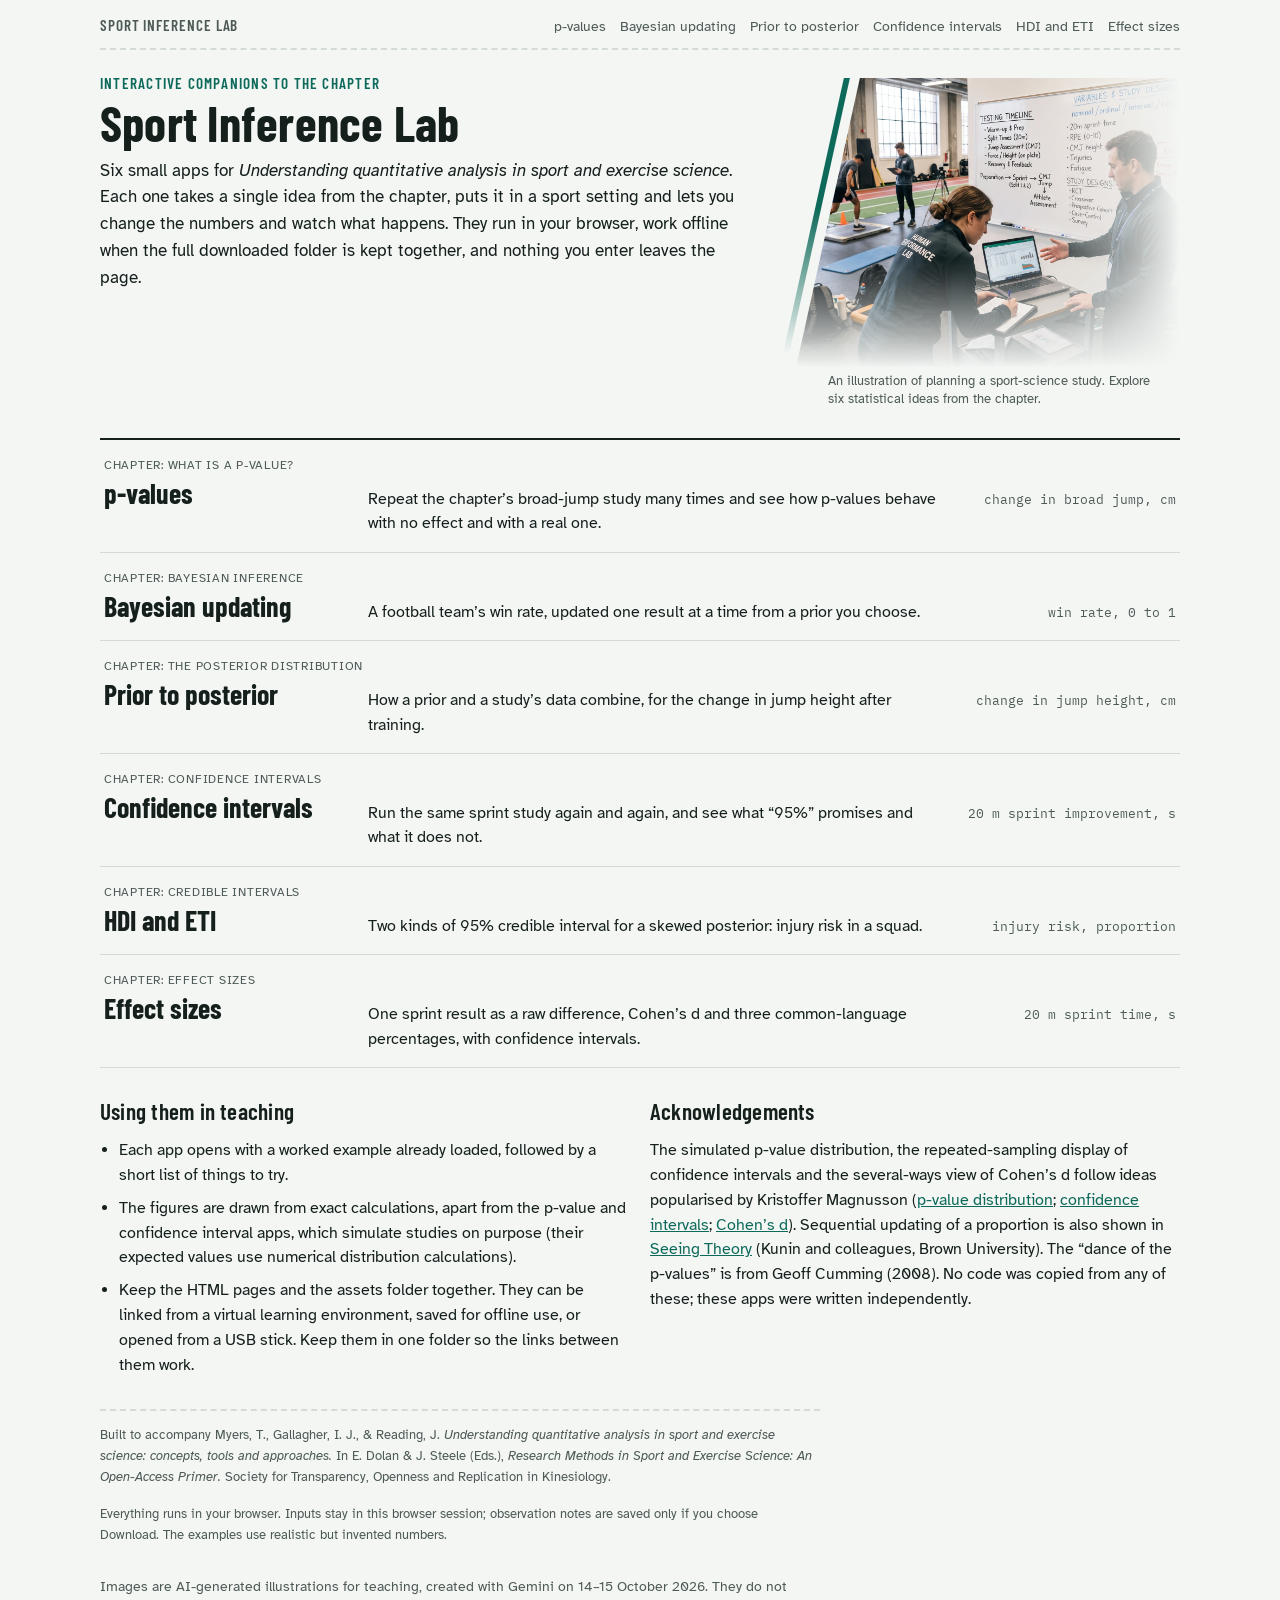
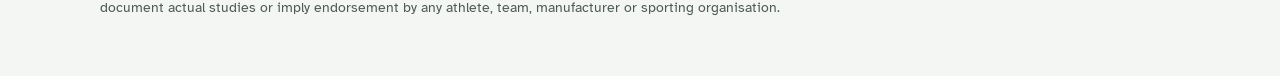
<file: index.html>
<!DOCTYPE html>
<html lang="en-GB">
<head>
<meta charset="utf-8">
<meta name="viewport" content="width=device-width, initial-scale=1, viewport-fit=cover">
<title>Sport Inference Lab</title>

<style>
/* Layout concept: a lab-bench instrument. Controls on the left like a test protocol, the live figure on the right,
   short "what to notice" prompts underneath. One condensed athletic display face for names and numbers that matter. */
:root {
  --bg: #f4f6f4;
  --surface: #ffffff;
  --ink: #15201c;
  --muted: #4d5a55;
  --faint: #7b8782;
  --line: #d3dbd7;
  --grid: #e6ebe8;
  --accent: #0d6a5a;
  --accent-ink: #ffffff;
  --accent-soft: #dcefe9;
  --s1: #2a78d6;  /* prior / first series (blue) */
  --s2: #eb6834;  /* data / likelihood / second series (orange) */
  --s3: #1baf7a;  /* posterior / third series (aqua) */
  --s3-ink: #0b7a52; /* aqua dark enough for text-adjacent marks on light */
  --miss: #c2410c;
  --font-display: "Barlow Condensed", "Arial Narrow", "Roboto Condensed", sans-serif;
  --font-body: "Atkinson Hyperlegible", "Segoe UI", system-ui, -apple-system, sans-serif;
  --font-data: "IBM Plex Mono", ui-monospace, "SFMono-Regular", Menlo, Consolas, monospace;
  --radius: 6px;
  color-scheme: light;
}
@media (prefers-color-scheme: dark) {
  :root:not([data-theme="light"]) {
    --bg: #101513; --surface: #171e1b; --ink: #e6ece9; --muted: #a8b4af; --faint: #7f8b86; --line: #2e3a35; --grid: #222b27;
    --accent: #4cc2a6; --accent-ink: #08201a; --accent-soft: #173029;
    --s1: #3987e5; --s2: #d95926; --s3: #199e70; --s3-ink: #3fd19c; --miss: #f08a5d;
    color-scheme: dark;
  }
}
:root[data-theme="dark"] {
  --bg: #101513; --surface: #171e1b; --ink: #e6ece9; --muted: #a8b4af; --faint: #7f8b86; --line: #2e3a35; --grid: #222b27;
  --accent: #4cc2a6; --accent-ink: #08201a; --accent-soft: #173029;
  --s1: #3987e5; --s2: #d95926; --s3: #199e70; --s3-ink: #3fd19c; --miss: #f08a5d;
  color-scheme: dark;
}

* { box-sizing: border-box; }
body { background: var(--bg); color: var(--ink); font-family: var(--font-body); font-size: 16px; line-height: 1.55; margin: 0; }
.wrap { max-width: 1120px; margin: 0 auto; padding-inline: 20px; padding-block: 0 48px; }
a { color: var(--accent); }
a:focus-visible, button:focus-visible, input:focus-visible, select:focus-visible, summary:focus-visible { outline: 3px solid var(--accent); outline-offset: 2px; }

/* header: app name plus a lane-line rule */
.site { display: flex; flex-wrap: wrap; align-items: baseline; justify-content: space-between; gap: 6px 16px; padding-block: 14px 10px; border-bottom: 2px dashed var(--line); }
.site a.home { font-family: var(--font-display); font-weight: 600; letter-spacing: .06em; text-transform: uppercase; font-size: .95rem; color: var(--muted); text-decoration: none; }
.site a.home:hover { color: var(--accent); }
.site nav { display: flex; flex-wrap: wrap; gap: 4px 14px; font-size: .9rem; }
.site nav a { color: var(--muted); text-decoration: none; }
.site nav a[aria-current="page"] { color: var(--ink); font-weight: 700; text-decoration: underline; text-decoration-color: var(--accent); text-underline-offset: 4px; }

.intro { padding-block: 22px 8px; max-width: 70ch; }
.eyebrow { font-family: var(--font-display); text-transform: uppercase; letter-spacing: .08em; font-size: .95rem; color: var(--accent); font-weight: 600; margin: 0 0 2px; }
h1 { font-family: var(--font-display); font-weight: 700; font-size: clamp(2.1rem, 5vw, 3.1rem); line-height: 1.02; margin: 0 0 10px; text-wrap: balance; letter-spacing: .005em; }
h2 { font-family: var(--font-display); font-weight: 600; font-size: 1.45rem; margin: 0 0 8px; text-wrap: balance; letter-spacing: .01em; }
h3 { font-size: 1rem; margin: 0 0 6px; }
.lead { font-size: 1.08rem; color: var(--ink); margin: 0; }
p { margin: 0 0 10px; }

/* bench: controls + figure */
.bench { display: grid; grid-template-columns: minmax(250px, 310px) minmax(0, 1fr); gap: 20px; margin-top: 18px; align-items: start; }
@media (max-width: 820px) { .bench { grid-template-columns: minmax(0, 1fr); } }
.panel { background: var(--surface); border: 1px solid var(--line); border-radius: var(--radius); padding: 16px; min-width: 0; }
.panel h2 { font-size: 1.15rem; text-transform: uppercase; letter-spacing: .06em; color: var(--muted); }
.controls { display: grid; gap: 14px; }
.ctl { display: grid; gap: 4px; }
.ctl label { font-size: .92rem; font-weight: 700; }
.ctl .hint { font-size: .82rem; color: var(--muted); line-height: 1.4; }
.pair { display: grid; grid-template-columns: minmax(0, 1fr) 6.2em; gap: 10px; align-items: center; }
input[type="range"] { width: 100%; accent-color: var(--accent); min-height: 28px; }
input[type="number"], select { font: inherit; font-family: var(--font-data); font-size: .92rem; padding: 5px 6px; border: 1px solid var(--line); border-radius: 4px; background: var(--bg); color: var(--ink); width: 100%; min-height: 36px; }
fieldset { border: 1px solid var(--line); border-radius: var(--radius); padding: 10px 12px 12px; margin: 0; display: grid; gap: 12px; }
legend { font-size: .85rem; font-weight: 700; color: var(--muted); padding: 0 4px; text-transform: uppercase; letter-spacing: .05em; }
.btns { display: flex; flex-wrap: wrap; gap: 8px; }
button { font: inherit; font-size: .92rem; font-weight: 700; padding: 8px 14px; min-height: 40px; border-radius: 4px; border: 1px solid var(--line); background: var(--surface); color: var(--ink); cursor: pointer; }
button:hover { border-color: var(--accent); }
button.primary { background: var(--accent); color: var(--accent-ink); border-color: var(--accent); }
button.win { border-color: var(--s3); }
button.loss { border-color: var(--s2); }
button:disabled { opacity: .5; cursor: default; }
.presets { display: flex; flex-wrap: wrap; gap: 6px; }
.presets button { font-weight: 600; font-size: .84rem; padding: 5px 10px; min-height: 34px; }
.check { display: flex; gap: 8px; align-items: flex-start; font-size: .9rem; }
.check input { margin-top: 4px; accent-color: var(--accent); }

/* figure */
.figure { display: grid; gap: 12px; min-width: 0; }
.chart { width: 100%; min-width: 0; position: relative; }
.chart svg { display: block; width: 100%; height: auto; overflow: visible; }
.chart text { font-family: var(--font-body); }
.axis text { fill: var(--muted); font-size: 12px; font-family: var(--font-data); }
.axis-title { fill: var(--muted); font-size: 13px; }
.axis line, .axis path { stroke: var(--line); }
.gridline { stroke: var(--grid); stroke-width: 1; }
.legend { display: flex; flex-wrap: wrap; gap: 6px 16px; font-size: .88rem; color: var(--muted); }
.legend span { display: inline-flex; align-items: center; gap: 6px; }
.swatch { width: 18px; height: 0; border-top: 3px solid; display: inline-block; }
.swatch.dash { border-top-style: dashed; }
.swatch.block { height: 12px; border-top: 0; border-radius: 2px; }
.tip { position: absolute; pointer-events: none; background: var(--surface); color: var(--ink); border: 1px solid var(--line); border-radius: 4px; padding: 6px 8px; font-size: .82rem; font-family: var(--font-data); line-height: 1.35; box-shadow: 0 2px 8px rgb(0 0 0 / .12); white-space: nowrap; z-index: 2; }

/* readouts: the numbers students read off */
.readouts { display: flex; flex-wrap: wrap; gap: 12px 14px; }
/* rows share space evenly: five readouts sit 3 + 2, four sit 2 + 2 */
.readout { border-top: 3px solid var(--line); padding-top: 6px; min-width: 0; flex: 1 1 calc(33.333% - 14px); }
.readouts:has(> .readout:nth-child(4):last-child) .readout { flex-basis: calc(50% - 14px); }
@media (max-width: 520px) { .readout { flex-basis: calc(50% - 14px); } }
.readout.s1 { border-top-color: var(--s1); } .readout.s2 { border-top-color: var(--s2); } .readout.s3 { border-top-color: var(--s3); } .readout.miss { border-top-color: var(--miss); }
.readout .k { font-size: .8rem; color: var(--muted); text-transform: uppercase; letter-spacing: .05em; }
.readout .v { font-family: var(--font-display); font-size: 1.7rem; font-weight: 600; line-height: 1.1; font-variant-numeric: tabular-nums; }
.readout .u { font-size: .85rem; color: var(--muted); font-family: var(--font-data); }
.statement { background: var(--accent-soft); border-radius: var(--radius); padding: 10px 14px; font-size: .98rem; }

/* below the bench */
.notes { display: grid; grid-template-columns: repeat(auto-fit, minmax(280px, 1fr)); gap: 20px; margin-top: 26px; }
.notes > section { min-width: 0; }
.notes ol, .notes ul { padding-left: 1.2em; margin: 0; display: grid; gap: 8px; }
details { border-top: 1px solid var(--line); padding-top: 10px; }
details summary { cursor: pointer; font-weight: 700; }
details[open] summary { margin-bottom: 8px; }
.math { font-family: var(--font-data); font-size: .88rem; background: var(--surface); border: 1px solid var(--line); border-radius: 4px; padding: 8px 10px; overflow-x: auto; white-space: pre; }
.credit { margin-top: 32px; padding-top: 14px; border-top: 2px dashed var(--line); font-size: .84rem; color: var(--muted); display: grid; gap: 6px; max-width: 90ch; }
.sr-only { position: absolute; width: 1px; height: 1px; overflow: hidden; clip: rect(0 0 0 0); white-space: nowrap; }
.tablewrap { overflow-x: auto; }
table.data { border-collapse: collapse; font-size: .85rem; font-family: var(--font-data); font-variant-numeric: tabular-nums; }
table.data th, table.data td { border-bottom: 1px solid var(--line); padding: 4px 10px; text-align: right; }
table.data th:first-child, table.data td:first-child { text-align: left; }
@media (prefers-reduced-motion: reduce) { * { animation: none !important; transition: none !important; } }

/* index: the apps as a ruled list, one row per app */
.cards { display: grid; margin-top: 22px; border-top: 2px solid var(--ink); }
.card { display: grid; grid-template-columns: minmax(0, 15rem) minmax(0, 1fr) minmax(0, 13rem); grid-template-rows: auto auto; column-gap: 24px; row-gap: 2px; align-items: baseline;
  padding: 16px 4px; border-bottom: 1px solid var(--line); text-decoration: none; color: var(--ink); }
.card:hover, .card:focus-visible { background: var(--surface); }
.card:hover .card-name { color: var(--accent); }
.card-sec { grid-column: 1 / -1; font-size: .78rem; text-transform: uppercase; letter-spacing: .06em; color: var(--muted); }
.card-name { font-family: var(--font-display); font-weight: 700; font-size: 1.75rem; line-height: 1.1; }
.card-desc { color: var(--ink); }
.card-unit { font-family: var(--font-data); font-size: .82rem; color: var(--muted); text-align: right; }
@media (max-width: 760px) {
  .card { grid-template-columns: minmax(0, 1fr); }
  .card-unit { text-align: left; }
}

</style>
<link rel="stylesheet" href="assets/chapter-style.css">
</head>
<body data-app="index">
<div class="wrap">
<section class="intro has-photo">
  <p class="eyebrow">Interactive companions to the chapter</p>
  <h1>Sport Inference Lab</h1>
  <figure class="photo" style="--focus: 50% 45%"><div class="frame"><img src="assets/img/study-design.webp" alt="AI-generated illustration: students discussing study design in a performance laboratory" loading="eager" decoding="async"></div><figcaption>An illustration of planning a sport-science study. Explore six statistical ideas from the chapter.</figcaption></figure>
  <p class="lead">Six small apps for <em>Understanding quantitative analysis in sport and exercise science</em>. Each one takes a single idea from the chapter, puts it in a sport setting and lets you change the numbers and watch what happens. They run in your browser, work offline when the full downloaded folder is kept together, and nothing you enter leaves the page.</p>
</section>

<div class="cards">
  <a class="card" href="p-values.html">
    <span class="card-sec">Chapter: what is a p-value?</span>
    <span class="card-name">p-values</span>
    <span class="card-desc">Repeat the chapter’s broad-jump study many times and see how p-values behave with no effect and with a real one.</span>
    <span class="card-unit">change in broad jump, cm</span>
  </a>
  <a class="card" href="bayesian-updating.html">
    <span class="card-sec">Chapter: Bayesian inference</span>
    <span class="card-name">Bayesian updating</span>
    <span class="card-desc">A football team’s win rate, updated one result at a time from a prior you choose.</span>
    <span class="card-unit">win rate, 0 to 1</span>
  </a>
  <a class="card" href="prior-to-posterior.html">
    <span class="card-sec">Chapter: the posterior distribution</span>
    <span class="card-name">Prior to posterior</span>
    <span class="card-desc">How a prior and a study’s data combine, for the change in jump height after training.</span>
    <span class="card-unit">change in jump height, cm</span>
  </a>
  <a class="card" href="confidence-intervals.html">
    <span class="card-sec">Chapter: confidence intervals</span>
    <span class="card-name">Confidence intervals</span>
    <span class="card-desc">Run the same sprint study again and again, and see what “95%” promises and what it does not.</span>
    <span class="card-unit">20 m sprint improvement, s</span>
  </a>
  <a class="card" href="credible-intervals.html">
    <span class="card-sec">Chapter: credible intervals</span>
    <span class="card-name">HDI and ETI</span>
    <span class="card-desc">Two kinds of 95% credible interval for a skewed posterior: injury risk in a squad.</span>
    <span class="card-unit">injury risk, proportion</span>
  </a>
  <a class="card" href="effect-sizes.html">
    <span class="card-sec">Chapter: effect sizes</span>
    <span class="card-name">Effect sizes</span>
    <span class="card-desc">One sprint result as a raw difference, Cohen’s d and three common-language percentages, with confidence intervals.</span>
    <span class="card-unit">20 m sprint time, s</span>
  </a>
</div>

<div class="notes">
  <section>
    <h2>Using them in teaching</h2>
    <ul>
      <li>Each app opens with a worked example already loaded, followed by a short list of things to try.</li>
      <li>The figures are drawn from exact calculations, apart from the p-value and confidence interval apps, which simulate studies on purpose (their expected values use numerical distribution calculations).</li>
      <li>Keep the HTML pages and the assets folder together. They can be linked from a virtual learning environment, saved for offline use, or opened from a USB stick. Keep them in one folder so the links between them work.</li>
    </ul>
  </section>
  <section>
    <h2>Acknowledgements</h2>
    <p>The simulated p-value distribution, the repeated-sampling display of confidence intervals and the several-ways view of Cohen’s d follow ideas popularised by Kristoffer Magnusson (<a href="https://rpsychologist.com/d3/pdist/" target="_blank" rel="noopener noreferrer">p-value distribution<span class="sr-only"> (opens in a new tab)</span></a>; <a href="https://rpsychologist.com/d3/ci/" target="_blank" rel="noopener noreferrer">confidence intervals<span class="sr-only"> (opens in a new tab)</span></a>; <a href="https://rpsychologist.com/cohend/" target="_blank" rel="noopener noreferrer">Cohen’s d<span class="sr-only"> (opens in a new tab)</span></a>). Sequential updating of a proportion is also shown in <a href="https://seeing-theory.brown.edu/bayesian-inference/index.html" target="_blank" rel="noopener noreferrer">Seeing Theory<span class="sr-only"> (opens in a new tab)</span></a> (Kunin and colleagues, Brown University). The “dance of the p-values” is from Geoff Cumming (2008). No code was copied from any of these; these apps were written independently.</p>
  </section>
</div>

<footer class="credit"><p>Built to accompany Myers, T., Gallagher, I. J., &amp; Reading, J. <em>Understanding quantitative analysis in sport and exercise science: concepts, tools and approaches.</em> In E. Dolan &amp; J. Steele (Eds.), <em>Research Methods in Sport and Exercise Science: An Open-Access Primer.</em> Society for Transparency, Openness and Replication in Kinesiology.</p><p>Everything runs in your browser. Inputs stay in this browser session; observation notes are saved only if you choose Download. The examples use realistic but invented numbers.</p><p class="chapter-note">Images are AI-generated illustrations for teaching, created with Gemini on 14–15 October 2026. They do not document actual studies or imply endorsement by any athlete, team, manufacturer or sporting organisation.</p></footer>
</div>
<script>
/* Shared maths for the chapter apps. Plain JavaScript, no dependencies.
   Works in the browser (window.Stats) and in Node (module.exports) for testing. */
(function (root) {
  'use strict';

  // ---------- random numbers (seeded, so a "reset" can replay) ----------
  function mulberry32(seed) {
    let a = seed >>> 0;
    const rng = function () {
      a = (a + 0x6D2B79F5) >>> 0;
      let t = a;
      t = Math.imul(t ^ (t >>> 15), t | 1);
      t ^= t + Math.imul(t ^ (t >>> 7), t | 61);
      return ((t ^ (t >>> 14)) >>> 0) / 4294967296;
    };
    let spare = null;
    rng.normal = function () {
      if (spare !== null) { const s = spare; spare = null; return s; }
      let u = 0;
      while (u === 0) u = rng();
      const v = rng(), m = Math.sqrt(-2 * Math.log(u));
      spare = m * Math.sin(2 * Math.PI * v);
      return m * Math.cos(2 * Math.PI * v);
    };
    return rng;
  }

  // ---------- special functions ----------
  function lgamma(x) { // Lanczos (Numerical Recipes), x > 0
    const c = [76.18009172947146, -86.50532032941677, 24.01409824083091, -1.231739572450155, 0.1208650973866179e-2, -0.5395239384953e-5];
    let y = x, tmp = x + 5.5; tmp -= (x + 0.5) * Math.log(tmp);
    let ser = 1.000000000190015;
    for (let j = 0; j < 6; j++) ser += c[j] / ++y;
    return -tmp + Math.log(2.5066282746310005 * ser / x);
  }
  function betacf(a, b, x) {
    const MAXIT = 400, EPS = 3e-14, FPMIN = 1e-300;
    const qab = a + b, qap = a + 1, qam = a - 1;
    let c = 1, d = 1 - qab * x / qap;
    if (Math.abs(d) < FPMIN) d = FPMIN; d = 1 / d; let h = d;
    for (let m = 1; m <= MAXIT; m++) {
      const m2 = 2 * m;
      let aa = m * (b - m) * x / ((qam + m2) * (a + m2));
      d = 1 + aa * d; if (Math.abs(d) < FPMIN) d = FPMIN; c = 1 + aa / c; if (Math.abs(c) < FPMIN) c = FPMIN; d = 1 / d; h *= d * c;
      aa = -(a + m) * (qab + m) * x / ((a + m2) * (qap + m2));
      d = 1 + aa * d; if (Math.abs(d) < FPMIN) d = FPMIN; c = 1 + aa / c; if (Math.abs(c) < FPMIN) c = FPMIN; d = 1 / d;
      const del = d * c; h *= del; if (Math.abs(del - 1) < EPS) break;
    }
    return h;
  }
  function ibeta(x, a, b) { // regularised incomplete beta I_x(a, b)
    if (x <= 0) return 0; if (x >= 1) return 1;
    const bt = Math.exp(lgamma(a + b) - lgamma(a) - lgamma(b) + a * Math.log(x) + b * Math.log(1 - x));
    return (x < (a + 1) / (a + b + 2)) ? bt * betacf(a, b, x) / a : 1 - bt * betacf(b, a, 1 - x) / b;
  }

  // ---------- normal ----------
  function normPdf(x, m, s) { const z = (x - m) / s; return Math.exp(-0.5 * z * z) / (s * 2.5066282746310002); }
  function normCdf(z) { // via the Numerical Recipes erfc approximation (fractional error < 1.2e-7)
    const x = Math.abs(z) / Math.SQRT2, tt = 1 / (1 + 0.5 * x);
    const r = tt * Math.exp(-x * x - 1.26551223 + tt * (1.00002368 + tt * (0.37409196 + tt * (0.09678418 + tt * (-0.18628806 +
      tt * (0.27886807 + tt * (-1.13520398 + tt * (1.48851587 + tt * (-0.82215223 + tt * 0.17087277)))))))));
    return z >= 0 ? 1 - 0.5 * r : 0.5 * r;
  }
  function normQuantile(p) { // Acklam, refined by one Halley step
    if (p <= 0) return -Infinity; if (p >= 1) return Infinity;
    const a = [-3.969683028665376e+01, 2.209460984245205e+02, -2.759285104469687e+02, 1.383577518672690e+02, -3.066479806614716e+01, 2.506628277459239e+00],
      b = [-5.447609879822406e+01, 1.615858368580409e+02, -1.556989798598866e+02, 6.680131188771972e+01, -1.328068155288572e+01],
      c = [-7.784894002430293e-03, -3.223964580411365e-01, -2.400758277161838e+00, -2.549732539343734e+00, 4.374664141464968e+00, 2.938163982698783e+00],
      d = [7.784695709041462e-03, 3.224671290700398e-01, 2.445134137142996e+00, 3.754408661907416e+00];
    const pl = 0.02425; let q, r, x;
    if (p < pl) { q = Math.sqrt(-2 * Math.log(p)); x = (((((c[0] * q + c[1]) * q + c[2]) * q + c[3]) * q + c[4]) * q + c[5]) / ((((d[0] * q + d[1]) * q + d[2]) * q + d[3]) * q + 1); }
    else if (p > 1 - pl) { q = Math.sqrt(-2 * Math.log(1 - p)); x = -(((((c[0] * q + c[1]) * q + c[2]) * q + c[3]) * q + c[4]) * q + c[5]) / ((((d[0] * q + d[1]) * q + d[2]) * q + d[3]) * q + 1); }
    else { q = p - 0.5; r = q * q; x = (((((a[0] * r + a[1]) * r + a[2]) * r + a[3]) * r + a[4]) * r + a[5]) * q / (((((b[0] * r + b[1]) * r + b[2]) * r + b[3]) * r + b[4]) * r + 1); }
    const e = normCdf(x) - p, u = e * 2.5066282746310002 * Math.exp(x * x / 2);
    return x - u / (1 + x * u / 2);
  }

  // ---------- Student t ----------
  function tCdf(t, df) {
    const x = df / (df + t * t), tail = 0.5 * ibeta(x, df / 2, 0.5);
    return t >= 0 ? 1 - tail : tail;
  }
  function tPdf(t, df) {
    return Math.exp(lgamma((df + 1) / 2) - lgamma(df / 2) - 0.5 * Math.log(df * Math.PI) - (df + 1) / 2 * Math.log(1 + t * t / df));
  }
  function tQuantile(p, df) { // bisection on the CDF
    if (p === 0.5) return 0;
    let lo = -1e3, hi = 1e3;
    for (let i = 0; i < 200; i++) { const mid = (lo + hi) / 2; if (tCdf(mid, df) < p) lo = mid; else hi = mid; }
    return (lo + hi) / 2;
  }

  // ---------- noncentral t CDF (for the confidence interval of Cohen's d) ----------
  // P(T <= t | df, ncp) = integral over v of Phi(t * sqrt(v/df) - ncp) * f_chi2(v; df) dv,
  // integrated on the scale u = sqrt(v/df) with Simpson's rule.
  function nctCdf(t, df, ncp) {
    const sd = Math.sqrt(1 / (2 * df)), lo = Math.max(1e-9, 1 - 12 * sd), hi = 1 + 14 * sd + 2 / Math.sqrt(df);
    const N = 2000, h = (hi - lo) / N;
    const logc = (df / 2) * Math.log(df / 2) - lgamma(df / 2) + Math.log(2);
    let s = 0;
    for (let i = 0; i <= N; i++) {
      const u = lo + i * h;
      // density of u = sqrt(chi2_df/df): 2 (df/2)^(df/2) / Gamma(df/2) u^(df-1) exp(-df u^2 / 2)
      const f = Math.exp(logc + (df - 1) * Math.log(u) - df * u * u / 2);
      const w = (i === 0 || i === N) ? 1 : (i % 2 ? 4 : 2);
      s += w * f * normCdf(t * u - ncp);
    }
    return s * h / 3;
  }
  function solveMonotone(fn, target, lo, hi, increasing) {
    for (let i = 0; i < 100; i++) {
      const mid = (lo + hi) / 2, v = fn(mid);
      if ((v < target) === increasing) lo = mid; else hi = mid;
    }
    return (lo + hi) / 2;
  }
  // Exact confidence interval for Cohen's d from two independent groups (pooled SD).
  function dConfidenceInterval(d, n1, n2, level) {
    const df = n1 + n2 - 2, k = Math.sqrt(n1 * n2 / (n1 + n2)), t = d * k, a = (1 - level) / 2;
    const span = Math.abs(t) + 12 + 6 * Math.sqrt(1 + t * t / (2 * df));
    // nctCdf decreases as ncp increases
    const ncpLo = solveMonotone(ncp => nctCdf(t, df, ncp), 1 - a, t - span, t + span, false);
    const ncpHi = solveMonotone(ncp => nctCdf(t, df, ncp), a, t - span, t + span, false);
    return [ncpLo / k, ncpHi / k];
  }

  // ---------- beta distribution ----------
  function betaLogPdf(x, a, b) {
    if (x <= 0 || x >= 1) {
      if ((x === 0 && a === 1) || (x === 1 && b === 1)) return lgamma(a + b) - lgamma(a) - lgamma(b);
      if ((x === 0 && a < 1) || (x === 1 && b < 1)) return Infinity;
      return -Infinity;
    }
    return lgamma(a + b) - lgamma(a) - lgamma(b) + (a - 1) * Math.log(x) + (b - 1) * Math.log(1 - x);
  }
  function betaPdf(x, a, b) { return Math.exp(betaLogPdf(x, a, b)); }
  function betaCdf(x, a, b) { return ibeta(x, a, b); }
  function betaQuantile(p, a, b) { let lo = 0, hi = 1; for (let i = 0; i < 80; i++) { const m = (lo + hi) / 2; if (ibeta(m, a, b) < p) lo = m; else hi = m; } return (lo + hi) / 2; }
  // Highest density interval of a unimodal beta: the narrowest interval holding `level`.
  function betaHDI(a, b, level) {
    if (a <= 1 && b > 1) return [0, betaQuantile(level, a, b)];      // density highest at 0
    if (b <= 1 && a > 1) return [betaQuantile(1 - level, a, b), 1];  // density highest at 1
    // minimise width over the lower tail probability p in [0, 1 - level]
    let lo = 0, hi = 1 - level;
    const width = p => betaQuantile(p + level, a, b) - betaQuantile(p, a, b);
    for (let i = 0; i < 80; i++) {
      const m1 = lo + (hi - lo) / 3, m2 = hi - (hi - lo) / 3;
      if (width(m1) < width(m2)) hi = m2; else lo = m1;
    }
    const p = (lo + hi) / 2;
    return [betaQuantile(p, a, b), betaQuantile(p + level, a, b)];
  }

  const api = { mulberry32, lgamma, ibeta, normPdf, normCdf, normQuantile, tCdf, tPdf, tQuantile, nctCdf, dConfidenceInterval,
    betaPdf, betaLogPdf, betaCdf, betaQuantile, betaHDI };
  if (typeof module !== 'undefined' && module.exports) module.exports = api; else root.Stats = api;
})(typeof window !== 'undefined' ? window : this);

</script>
<script>
/* Shared interface helpers: navigation, linked slider/number inputs, number formatting and a small SVG chart. */
(function (root) {
  'use strict';
  const NS = 'http://www.w3.org/2000/svg';

  const APPS = [
    { id: 'pvalue', file: 'p-values.html', name: 'p-values' },
    { id: 'updating', file: 'bayesian-updating.html', name: 'Bayesian updating' },
    { id: 'prior', file: 'prior-to-posterior.html', name: 'Prior to posterior' },
    { id: 'ci', file: 'confidence-intervals.html', name: 'Confidence intervals' },
    { id: 'credible', file: 'credible-intervals.html', name: 'HDI and ETI' },
    { id: 'effect', file: 'effect-sizes.html', name: 'Effect sizes' }
  ];

  const $ = (s, r) => (r || document).querySelector(s);

  function header() {
    const here = document.body.dataset.app;
    const el = document.createElement('header');
    el.className = 'site';
    const home = document.createElement('a');
    home.className = 'home'; home.href = 'index.html'; home.textContent = 'Sport Inference Lab';
    const nav = document.createElement('nav');
    nav.setAttribute('aria-label', 'Apps');
    APPS.forEach(a => {
      const l = document.createElement('a');
      l.href = a.file; l.textContent = a.name;
      if (a.id === here) l.setAttribute('aria-current', 'page');
      nav.appendChild(l);
    });
    el.append(home, nav);
    const wrap = $('.wrap');
    wrap.insertBefore(el, wrap.firstChild);
  }

  // A range slider and a number box that stay in step. Returns a getter; calls onChange on every change.
  function bindPair(id, onChange) {
    const range = document.getElementById(id), num = document.getElementById(id + '-n');
    const clamp = v => Math.min(+range.max, Math.max(+range.min, v));
    range.addEventListener('input', () => { num.value = range.value; onChange(); });
    num.addEventListener('change', () => {
      let v = parseFloat(num.value);
      if (!Number.isFinite(v)) v = parseFloat(range.value);
      v = clamp(v); range.value = v; num.value = range.value; onChange();
    });
    num.value = range.value;
    return {
      get: () => parseFloat(range.value),
      set: v => { range.value = v; num.value = range.value; }
    };
  }

  function fmt(x, dp) {
    if (!Number.isFinite(x)) return '–';
    const s = x.toFixed(dp);
    return (s.startsWith('-') && parseFloat(s) !== 0 ? '−' + s.slice(1) : s.replace(/^-/, ''));
  }
  function pct(p, dp) {
    if (p > 0.999 && dp <= 1) return '> 99.9%';
    if (p < 0.001 && dp <= 1) return '< 0.1%';
    return fmt(100 * p, dp === undefined ? 1 : dp) + '%';
  }

  function niceTicks(lo, hi, n) {
    const span = hi - lo; if (!(span > 0)) return [lo];
    const raw = span / n, mag = Math.pow(10, Math.floor(Math.log10(raw))), f = raw / mag;
    const step = (f < 1.5 ? 1 : f < 3 ? 2 : f < 7 ? 5 : 10) * mag;
    const out = [];
    for (let v = Math.ceil(lo / step - 1e-9) * step; v <= hi + 1e-9 * step; v += step) out.push(Math.abs(v) < step * 1e-9 ? 0 : v);
    return out;
  }
  function decimalsFor(ticks) {
    if (ticks.length < 2) return 0;
    const step = Math.abs(ticks[1] - ticks[0]);
    return Math.max(0, Math.min(4, -Math.floor(Math.log10(step) + 1e-9)));
  }

  function el(tag, attrs, parent, style) {
    const e = document.createElementNS(NS, tag);
    for (const k in attrs) e.setAttribute(k, attrs[k]);
    if (style) e.setAttribute('style', style);
    if (parent) parent.appendChild(e);
    return e;
  }

  /* chart(container, describe): describe(width) returns a spec:
     { height, x:[lo,hi], y:[lo,hi], xlabel, ylabel, yTicks:false to hide the y axis numbers,
       xTickValues:[...] and xTickFormat(v) -> label, both optional (used for a log-scale axis),
       layers:[...], hover(xValue, yValue) -> {html, dots:[{x,y,color}]} | null, onClick(xValue, yValue) optional,
       label: text for screen readers } */
  function chart(container, describe) {
    const box = document.createElement('div'); box.className = 'chart'; container.appendChild(box);
    const tip = document.createElement('div'); tip.className = 'tip'; tip.hidden = true;
    let spec = null, svg = null, sx = null, sy = null;

    function render() {
      const W = Math.max(280, Math.round(box.clientWidth || container.clientWidth || 600));
      spec = describe(W);
      const H = spec.height || Math.round(Math.min(380, Math.max(230, W * 0.56)));
      const m = { l: spec.yTicks === false ? 16 : 52, r: 16, t: 14, b: 46 };
      const iw = W - m.l - m.r, ih = H - m.t - m.b;
      sx = v => m.l + (v - spec.x[0]) / (spec.x[1] - spec.x[0]) * iw;
      sy = v => m.t + ih - (v - spec.y[0]) / (spec.y[1] - spec.y[0]) * ih;
      box.innerHTML = '';
      svg = el('svg', { viewBox: `0 0 ${W} ${H}`, width: W, height: H, role: 'img', 'aria-label': spec.label || '' }, box);
      // grid and axes
      const xt = spec.xTickValues || niceTicks(spec.x[0], spec.x[1], Math.max(3, Math.round(iw / 80)));
      const xd = spec.xDecimals !== undefined ? spec.xDecimals : decimalsFor(xt);
      const ax = el('g', { class: 'axis' }, svg);
      if (spec.yTicks !== false) {
        const yt = niceTicks(spec.y[0], spec.y[1], 4), yd = decimalsFor(yt);
        yt.forEach(v => {
          el('line', { x1: m.l, x2: m.l + iw, y1: sy(v), y2: sy(v), class: 'gridline' }, svg);
          el('text', { x: m.l - 8, y: sy(v) + 4, 'text-anchor': 'end' }, ax).textContent = fmt(v, yd);
        });
      }
      el('line', { x1: m.l, x2: m.l + iw, y1: m.t + ih, y2: m.t + ih }, ax, 'stroke: var(--faint)');
      xt.forEach(v => {
        if (v < spec.x[0] - 1e-12 || v > spec.x[1] + 1e-12) return;
        el('line', { x1: sx(v), x2: sx(v), y1: m.t + ih, y2: m.t + ih + 5 }, ax, 'stroke: var(--faint)');
        el('text', { x: sx(v), y: m.t + ih + 19, 'text-anchor': 'middle' }, ax).textContent = spec.xTickFormat ? spec.xTickFormat(v) : fmt(v, xd);
      });
      if (spec.xlabel) el('text', { x: m.l + iw / 2, y: H - 6, 'text-anchor': 'middle', class: 'axis-title' }, svg).textContent = spec.xlabel;
      if (spec.ylabel && spec.yTicks !== false) el('text', { x: 14, y: m.t + ih / 2, 'text-anchor': 'middle', class: 'axis-title', transform: `rotate(-90 14 ${m.t + ih / 2})` }, svg).textContent = spec.ylabel;
      // clip to plotting area
      const id = 'c' + Math.random().toString(36).slice(2);
      const cp = el('clipPath', { id }, el('defs', {}, svg));
      el('rect', { x: m.l, y: m.t - 2, width: iw, height: ih + 2 }, cp);
      const g = el('g', { 'clip-path': `url(#${id})` }, svg);
      const top = el('g', {}, svg);
      (spec.layers || []).forEach(L => drawLayer(L, L.unclipped ? top : g, { m, iw, ih, W, H }));
      // hover layer
      if (spec.hover) {
        const cross = el('line', { y1: m.t, y2: m.t + ih, visibility: 'hidden' }, svg, 'stroke: var(--faint); stroke-dasharray: 3 3');
        const dotsG = el('g', {}, svg);
        const hit = el('rect', { x: m.l, y: m.t, width: iw, height: ih, fill: 'transparent' }, svg, 'cursor: crosshair');
        const move = ev => {
          const r = svg.getBoundingClientRect();
          const px = (ev.clientX - r.left) * (W / r.width), py = (ev.clientY - r.top) * (H / r.height);
          const xv = spec.x[0] + (px - m.l) / iw * (spec.x[1] - spec.x[0]);
          const yv = spec.y[0] + (m.t + ih - py) / ih * (spec.y[1] - spec.y[0]);
          const h = spec.hover(xv, yv);
          if (!h) { leave(); return; }
          if (h.noCross) cross.setAttribute('visibility', 'hidden');
          else { cross.setAttribute('x1', px); cross.setAttribute('x2', px); cross.setAttribute('visibility', 'visible'); }
          dotsG.innerHTML = '';
          (h.dots || []).forEach(d => { if (Number.isFinite(d.y)) el('circle', { cx: sx(d.x), cy: sy(Math.min(d.y, spec.y[1])), r: 4.5 }, dotsG, `fill: ${d.color}; stroke: var(--surface); stroke-width: 2`); });
          tip.innerHTML = h.html; tip.hidden = false;
          const bx = box.getBoundingClientRect();
          let left = ev.clientX - bx.left + 14; const tw = tip.offsetWidth;
          if (left + tw > bx.width) left = ev.clientX - bx.left - tw - 14;
          tip.style.left = Math.max(0, left) + 'px'; tip.style.top = Math.max(0, ev.clientY - bx.top - 10) + 'px';
        };
        const leave = () => { cross.setAttribute('visibility', 'hidden'); dotsG.innerHTML = ''; tip.hidden = true; };
        hit.addEventListener('pointermove', move); hit.addEventListener('pointerdown', move); hit.addEventListener('pointerleave', leave);
        // optional click handler: spec.onClick(xValue, yValue)
        if (spec.onClick) {
          hit.style.cursor = 'pointer';
          hit.addEventListener('click', ev => {
            const r = svg.getBoundingClientRect();
            const px = (ev.clientX - r.left) * (W / r.width), py = (ev.clientY - r.top) * (H / r.height);
            spec.onClick(spec.x[0] + (px - m.l) / iw * (spec.x[1] - spec.x[0]), spec.y[0] + (m.t + ih - py) / ih * (spec.y[1] - spec.y[0]));
          });
        }
      }
      box.appendChild(tip);
    }

    function drawLayer(L, g, dim) {
      const { m, ih } = dim;
      const style = (L.style || '');
      if (L.type === 'line' || L.type === 'area') {
        const pts = L.points.filter(p => Number.isFinite(p[1]));
        if (!pts.length) return;
        const yClamp = v => Math.min(v, spec.y[1] * 1.5);
        let d = pts.map((p, i) => (i ? 'L' : 'M') + sx(p[0]).toFixed(2) + ' ' + sy(yClamp(p[1])).toFixed(2)).join(' ');
        if (L.type === 'area') {
          const base = sy(L.base !== undefined ? L.base : 0);
          d += ` L${sx(pts[pts.length - 1][0]).toFixed(2)} ${base} L${sx(pts[0][0]).toFixed(2)} ${base} Z`;
          el('path', { d }, g, `fill: ${L.color}; fill-opacity: ${L.opacity || 0.25}; stroke: none; ${style}`);
        } else {
          el('path', { d, fill: 'none' }, g, `fill: none; stroke: ${L.color}; stroke-width: ${L.width || 2.5}; stroke-linejoin: round; ${L.dash ? 'stroke-dasharray: 7 5;' : ''} ${style}`);
        }
      } else if (L.type === 'vline') {
        el('line', { x1: sx(L.x), x2: sx(L.x), y1: L.y0 !== undefined ? sy(L.y0) : m.t, y2: L.y1 !== undefined ? sy(L.y1) : m.t + ih }, g,
          `stroke: ${L.color}; stroke-width: ${L.width || 1.5}; ${L.dash ? 'stroke-dasharray: 5 4;' : ''}`);
      } else if (L.type === 'segment') {
        el('line', { x1: sx(L.x0), x2: sx(L.x1), y1: sy(L.y0), y2: sy(L.y1) }, g,
          `stroke: ${L.color}; stroke-width: ${L.width || 2}; stroke-linecap: round; ${L.dash ? 'stroke-dasharray: 5 4;' : ''} ${style}`);
      } else if (L.type === 'point') {
        el('circle', { cx: sx(L.x), cy: sy(L.y), r: L.r || 4 }, g, `fill: ${L.color}; stroke: var(--surface); stroke-width: ${L.ring === false ? 0 : 1.5}`);
      } else if (L.type === 'cross') {
        const cx = sx(L.x), cy = sy(L.y), r = L.r || 4;
        el('path', { d: `M${cx - r} ${cy - r} L${cx + r} ${cy + r} M${cx - r} ${cy + r} L${cx + r} ${cy - r}` }, g, `stroke: ${L.color}; stroke-width: 2.2; fill: none`);
      } else if (L.type === 'text') {
        el('text', { x: sx(L.x) + (L.dx || 0), y: sy(L.y) + (L.dy || 0), 'text-anchor': L.anchor || 'start' }, g,
          `fill: ${L.color || 'var(--ink)'}; font-size: ${L.size || 12.5}px; font-weight: ${L.weight || 600}; paint-order: stroke; stroke: var(--surface); stroke-width: 3px; stroke-linejoin: round;`).textContent = L.text;
      } else if (L.type === 'rect') {
        const x0 = sx(L.x0), x1 = sx(L.x1), y0 = sy(L.y1), y1 = sy(L.y0);
        el('rect', { x: Math.min(x0, x1), y: Math.min(y0, y1), width: Math.abs(x1 - x0), height: Math.abs(y1 - y0), rx: L.rx || 0 }, g,
          `fill: ${L.color}; fill-opacity: ${L.opacity === undefined ? 1 : L.opacity}`);
      }
    }

    let raf = 0;
    const ro = new ResizeObserver(() => { cancelAnimationFrame(raf); raf = requestAnimationFrame(render); });
    ro.observe(box);
    return { render };
  }

  // evenly spaced grid
  function grid(lo, hi, n) { const out = new Array(n + 1); for (let i = 0; i <= n; i++) out[i] = lo + (hi - lo) * i / n; return out; }

  root.UI = { APPS, $, header, bindPair, fmt, pct, chart, grid, niceTicks };
  document.addEventListener('DOMContentLoaded', header);
})(window);

</script>
</body>
</html>
</file>
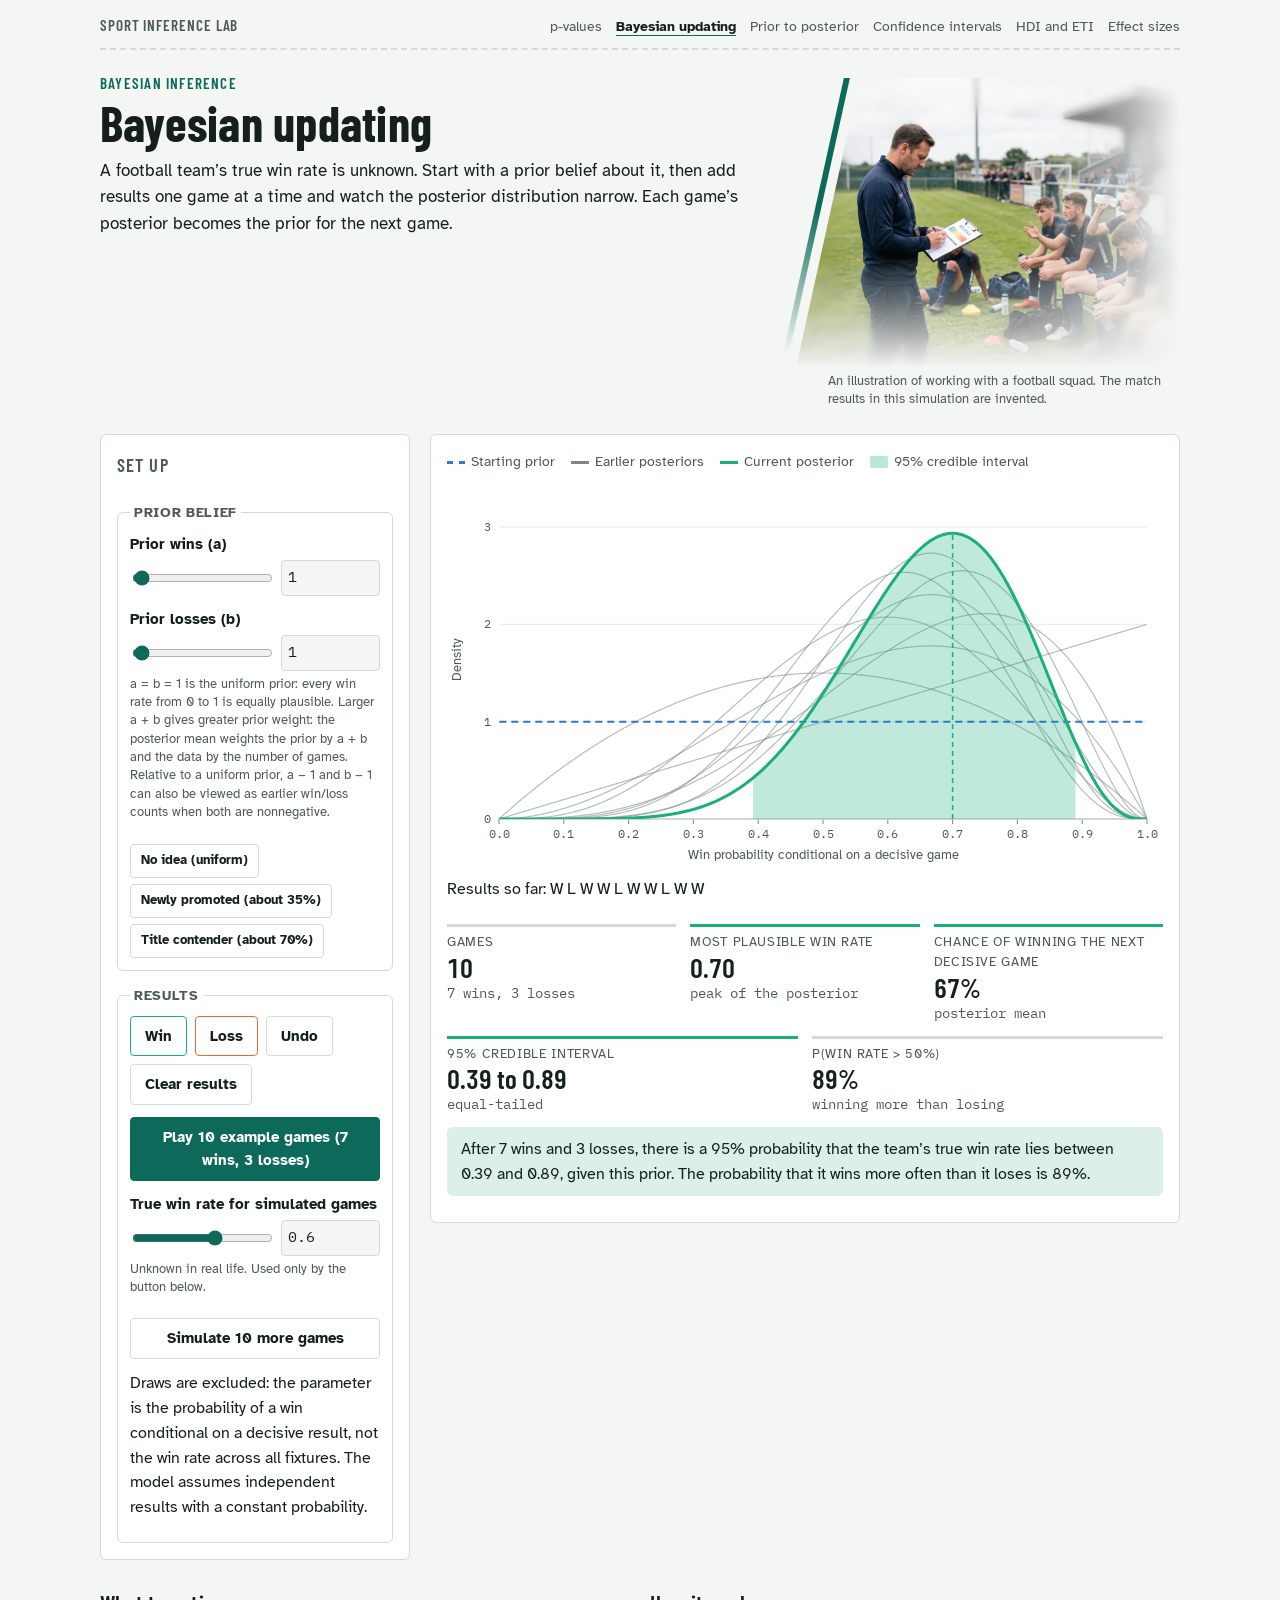
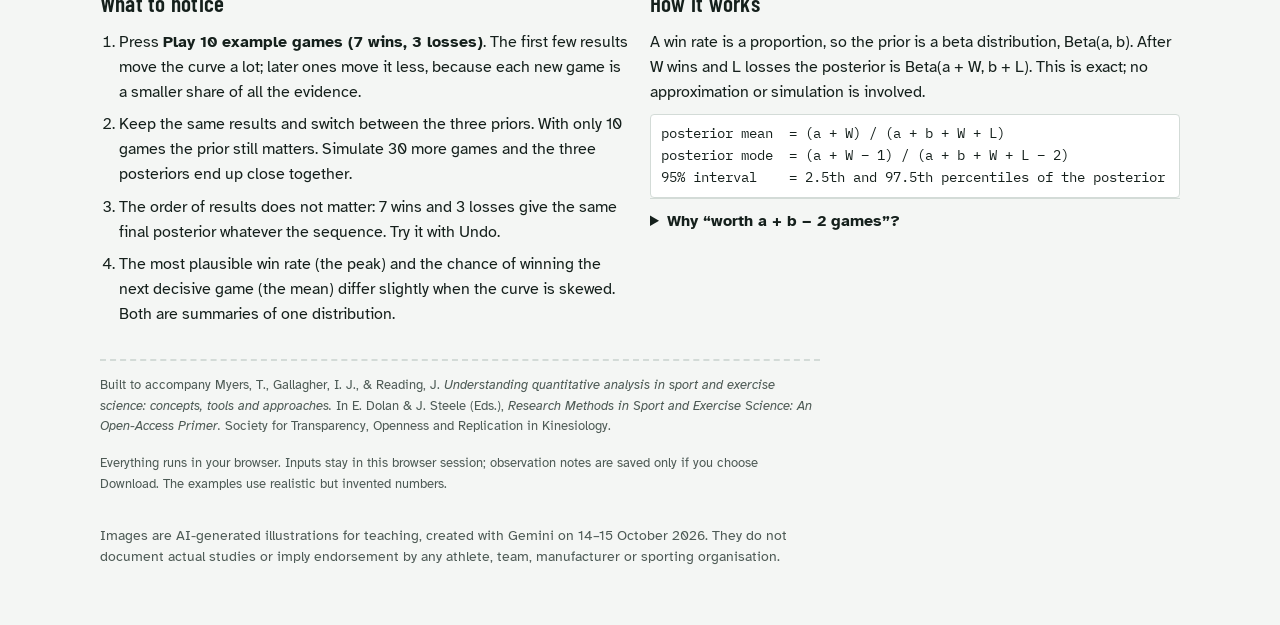
<file: bayesian-updating.html>
<!DOCTYPE html>
<html lang="en-GB">
<head>
<meta charset="utf-8">
<meta name="viewport" content="width=device-width, initial-scale=1, viewport-fit=cover">
<title>Bayesian Updating</title>

<style>
/* Layout concept: a lab-bench instrument. Controls on the left like a test protocol, the live figure on the right,
   short "what to notice" prompts underneath. One condensed athletic display face for names and numbers that matter. */
:root {
  --bg: #f4f6f4;
  --surface: #ffffff;
  --ink: #15201c;
  --muted: #4d5a55;
  --faint: #7b8782;
  --line: #d3dbd7;
  --grid: #e6ebe8;
  --accent: #0d6a5a;
  --accent-ink: #ffffff;
  --accent-soft: #dcefe9;
  --s1: #2a78d6;  /* prior / first series (blue) */
  --s2: #eb6834;  /* data / likelihood / second series (orange) */
  --s3: #1baf7a;  /* posterior / third series (aqua) */
  --s3-ink: #0b7a52; /* aqua dark enough for text-adjacent marks on light */
  --miss: #c2410c;
  --font-display: "Barlow Condensed", "Arial Narrow", "Roboto Condensed", sans-serif;
  --font-body: "Atkinson Hyperlegible", "Segoe UI", system-ui, -apple-system, sans-serif;
  --font-data: "IBM Plex Mono", ui-monospace, "SFMono-Regular", Menlo, Consolas, monospace;
  --radius: 6px;
  color-scheme: light;
}
@media (prefers-color-scheme: dark) {
  :root:not([data-theme="light"]) {
    --bg: #101513; --surface: #171e1b; --ink: #e6ece9; --muted: #a8b4af; --faint: #7f8b86; --line: #2e3a35; --grid: #222b27;
    --accent: #4cc2a6; --accent-ink: #08201a; --accent-soft: #173029;
    --s1: #3987e5; --s2: #d95926; --s3: #199e70; --s3-ink: #3fd19c; --miss: #f08a5d;
    color-scheme: dark;
  }
}
:root[data-theme="dark"] {
  --bg: #101513; --surface: #171e1b; --ink: #e6ece9; --muted: #a8b4af; --faint: #7f8b86; --line: #2e3a35; --grid: #222b27;
  --accent: #4cc2a6; --accent-ink: #08201a; --accent-soft: #173029;
  --s1: #3987e5; --s2: #d95926; --s3: #199e70; --s3-ink: #3fd19c; --miss: #f08a5d;
  color-scheme: dark;
}

* { box-sizing: border-box; }
body { background: var(--bg); color: var(--ink); font-family: var(--font-body); font-size: 16px; line-height: 1.55; margin: 0; }
.wrap { max-width: 1120px; margin: 0 auto; padding-inline: 20px; padding-block: 0 48px; }
a { color: var(--accent); }
a:focus-visible, button:focus-visible, input:focus-visible, select:focus-visible, summary:focus-visible { outline: 3px solid var(--accent); outline-offset: 2px; }

/* header: app name plus a lane-line rule */
.site { display: flex; flex-wrap: wrap; align-items: baseline; justify-content: space-between; gap: 6px 16px; padding-block: 14px 10px; border-bottom: 2px dashed var(--line); }
.site a.home { font-family: var(--font-display); font-weight: 600; letter-spacing: .06em; text-transform: uppercase; font-size: .95rem; color: var(--muted); text-decoration: none; }
.site a.home:hover { color: var(--accent); }
.site nav { display: flex; flex-wrap: wrap; gap: 4px 14px; font-size: .9rem; }
.site nav a { color: var(--muted); text-decoration: none; }
.site nav a[aria-current="page"] { color: var(--ink); font-weight: 700; text-decoration: underline; text-decoration-color: var(--accent); text-underline-offset: 4px; }

.intro { padding-block: 22px 8px; max-width: 70ch; }
.eyebrow { font-family: var(--font-display); text-transform: uppercase; letter-spacing: .08em; font-size: .95rem; color: var(--accent); font-weight: 600; margin: 0 0 2px; }
h1 { font-family: var(--font-display); font-weight: 700; font-size: clamp(2.1rem, 5vw, 3.1rem); line-height: 1.02; margin: 0 0 10px; text-wrap: balance; letter-spacing: .005em; }
h2 { font-family: var(--font-display); font-weight: 600; font-size: 1.45rem; margin: 0 0 8px; text-wrap: balance; letter-spacing: .01em; }
h3 { font-size: 1rem; margin: 0 0 6px; }
.lead { font-size: 1.08rem; color: var(--ink); margin: 0; }
p { margin: 0 0 10px; }

/* bench: controls + figure */
.bench { display: grid; grid-template-columns: minmax(250px, 310px) minmax(0, 1fr); gap: 20px; margin-top: 18px; align-items: start; }
@media (max-width: 820px) { .bench { grid-template-columns: minmax(0, 1fr); } }
.panel { background: var(--surface); border: 1px solid var(--line); border-radius: var(--radius); padding: 16px; min-width: 0; }
.panel h2 { font-size: 1.15rem; text-transform: uppercase; letter-spacing: .06em; color: var(--muted); }
.controls { display: grid; gap: 14px; }
.ctl { display: grid; gap: 4px; }
.ctl label { font-size: .92rem; font-weight: 700; }
.ctl .hint { font-size: .82rem; color: var(--muted); line-height: 1.4; }
.pair { display: grid; grid-template-columns: minmax(0, 1fr) 6.2em; gap: 10px; align-items: center; }
input[type="range"] { width: 100%; accent-color: var(--accent); min-height: 28px; }
input[type="number"], select { font: inherit; font-family: var(--font-data); font-size: .92rem; padding: 5px 6px; border: 1px solid var(--line); border-radius: 4px; background: var(--bg); color: var(--ink); width: 100%; min-height: 36px; }
fieldset { border: 1px solid var(--line); border-radius: var(--radius); padding: 10px 12px 12px; margin: 0; display: grid; gap: 12px; }
legend { font-size: .85rem; font-weight: 700; color: var(--muted); padding: 0 4px; text-transform: uppercase; letter-spacing: .05em; }
.btns { display: flex; flex-wrap: wrap; gap: 8px; }
button { font: inherit; font-size: .92rem; font-weight: 700; padding: 8px 14px; min-height: 40px; border-radius: 4px; border: 1px solid var(--line); background: var(--surface); color: var(--ink); cursor: pointer; }
button:hover { border-color: var(--accent); }
button.primary { background: var(--accent); color: var(--accent-ink); border-color: var(--accent); }
button.win { border-color: var(--s3); }
button.loss { border-color: var(--s2); }
button:disabled { opacity: .5; cursor: default; }
.presets { display: flex; flex-wrap: wrap; gap: 6px; }
.presets button { font-weight: 600; font-size: .84rem; padding: 5px 10px; min-height: 34px; }
.check { display: flex; gap: 8px; align-items: flex-start; font-size: .9rem; }
.check input { margin-top: 4px; accent-color: var(--accent); }

/* figure */
.figure { display: grid; gap: 12px; min-width: 0; }
.chart { width: 100%; min-width: 0; position: relative; }
.chart svg { display: block; width: 100%; height: auto; overflow: visible; }
.chart text { font-family: var(--font-body); }
.axis text { fill: var(--muted); font-size: 12px; font-family: var(--font-data); }
.axis-title { fill: var(--muted); font-size: 13px; }
.axis line, .axis path { stroke: var(--line); }
.gridline { stroke: var(--grid); stroke-width: 1; }
.legend { display: flex; flex-wrap: wrap; gap: 6px 16px; font-size: .88rem; color: var(--muted); }
.legend span { display: inline-flex; align-items: center; gap: 6px; }
.swatch { width: 18px; height: 0; border-top: 3px solid; display: inline-block; }
.swatch.dash { border-top-style: dashed; }
.swatch.block { height: 12px; border-top: 0; border-radius: 2px; }
.tip { position: absolute; pointer-events: none; background: var(--surface); color: var(--ink); border: 1px solid var(--line); border-radius: 4px; padding: 6px 8px; font-size: .82rem; font-family: var(--font-data); line-height: 1.35; box-shadow: 0 2px 8px rgb(0 0 0 / .12); white-space: nowrap; z-index: 2; }

/* readouts: the numbers students read off */
.readouts { display: flex; flex-wrap: wrap; gap: 12px 14px; }
/* rows share space evenly: five readouts sit 3 + 2, four sit 2 + 2 */
.readout { border-top: 3px solid var(--line); padding-top: 6px; min-width: 0; flex: 1 1 calc(33.333% - 14px); }
.readouts:has(> .readout:nth-child(4):last-child) .readout { flex-basis: calc(50% - 14px); }
@media (max-width: 520px) { .readout { flex-basis: calc(50% - 14px); } }
.readout.s1 { border-top-color: var(--s1); } .readout.s2 { border-top-color: var(--s2); } .readout.s3 { border-top-color: var(--s3); } .readout.miss { border-top-color: var(--miss); }
.readout .k { font-size: .8rem; color: var(--muted); text-transform: uppercase; letter-spacing: .05em; }
.readout .v { font-family: var(--font-display); font-size: 1.7rem; font-weight: 600; line-height: 1.1; font-variant-numeric: tabular-nums; }
.readout .u { font-size: .85rem; color: var(--muted); font-family: var(--font-data); }
.statement { background: var(--accent-soft); border-radius: var(--radius); padding: 10px 14px; font-size: .98rem; }

/* below the bench */
.notes { display: grid; grid-template-columns: repeat(auto-fit, minmax(280px, 1fr)); gap: 20px; margin-top: 26px; }
.notes > section { min-width: 0; }
.notes ol, .notes ul { padding-left: 1.2em; margin: 0; display: grid; gap: 8px; }
details { border-top: 1px solid var(--line); padding-top: 10px; }
details summary { cursor: pointer; font-weight: 700; }
details[open] summary { margin-bottom: 8px; }
.math { font-family: var(--font-data); font-size: .88rem; background: var(--surface); border: 1px solid var(--line); border-radius: 4px; padding: 8px 10px; overflow-x: auto; white-space: pre; }
.credit { margin-top: 32px; padding-top: 14px; border-top: 2px dashed var(--line); font-size: .84rem; color: var(--muted); display: grid; gap: 6px; max-width: 90ch; }
.sr-only { position: absolute; width: 1px; height: 1px; overflow: hidden; clip: rect(0 0 0 0); white-space: nowrap; }
.tablewrap { overflow-x: auto; }
table.data { border-collapse: collapse; font-size: .85rem; font-family: var(--font-data); font-variant-numeric: tabular-nums; }
table.data th, table.data td { border-bottom: 1px solid var(--line); padding: 4px 10px; text-align: right; }
table.data th:first-child, table.data td:first-child { text-align: left; }
@media (prefers-reduced-motion: reduce) { * { animation: none !important; transition: none !important; } }

/* index: the apps as a ruled list, one row per app */
.cards { display: grid; margin-top: 22px; border-top: 2px solid var(--ink); }
.card { display: grid; grid-template-columns: minmax(0, 15rem) minmax(0, 1fr) minmax(0, 13rem); grid-template-rows: auto auto; column-gap: 24px; row-gap: 2px; align-items: baseline;
  padding: 16px 4px; border-bottom: 1px solid var(--line); text-decoration: none; color: var(--ink); }
.card:hover, .card:focus-visible { background: var(--surface); }
.card:hover .card-name { color: var(--accent); }
.card-sec { grid-column: 1 / -1; font-size: .78rem; text-transform: uppercase; letter-spacing: .06em; color: var(--muted); }
.card-name { font-family: var(--font-display); font-weight: 700; font-size: 1.75rem; line-height: 1.1; }
.card-desc { color: var(--ink); }
.card-unit { font-family: var(--font-data); font-size: .82rem; color: var(--muted); text-align: right; }
@media (max-width: 760px) {
  .card { grid-template-columns: minmax(0, 1fr); }
  .card-unit { text-align: left; }
}

</style>
<link rel="stylesheet" href="assets/chapter-style.css">
</head>
<body data-app="updating">
<div class="wrap">
<section class="intro has-photo">
  <p class="eyebrow">Bayesian inference</p>
  <h1>Bayesian updating</h1>
  <figure class="photo" style="--focus: 50% 45%"><div class="frame"><img src="assets/img/squad-data.webp" alt="AI-generated illustration: a coach discussing observations with a football squad" loading="eager" decoding="async"></div><figcaption>An illustration of working with a football squad. The match results in this simulation are invented.</figcaption></figure>
  <p class="lead">A football team’s true win rate is unknown. Start with a prior belief about it, then add results one game at a time and watch the posterior distribution narrow. Each game’s posterior becomes the prior for the next game.</p>
</section>

<div class="bench">
  <div class="panel controls">
    <h2>Set up</h2>
    <fieldset>
      <legend>Prior belief</legend>
      <div class="ctl">
        <label for="pa">Prior wins (a)</label>
        <div class="pair"><input type="range" id="pa" min="0.5" max="30" step="0.5" value="1"><input type="number" id="pa-n" min="0.5" max="30" step="0.5" aria-label="Prior wins, number"></div>
      </div>
      <div class="ctl">
        <label for="pb">Prior losses (b)</label>
        <div class="pair"><input type="range" id="pb" min="0.5" max="30" step="0.5" value="1"><input type="number" id="pb-n" min="0.5" max="30" step="0.5" aria-label="Prior losses, number"></div>
        <p class="hint">a = b = 1 is the uniform prior: every win rate from 0 to 1 is equally plausible. Larger a + b gives greater prior weight: the posterior mean weights the prior by a + b and the data by the number of games. Relative to a uniform prior, a − 1 and b − 1 can also be viewed as earlier win/loss counts when both are nonnegative.</p>
      </div>
      <div class="presets" role="group" aria-label="Prior presets">
        <button type="button" data-prior="1,1">No idea (uniform)</button>
        <button type="button" data-prior="7,13">Newly promoted (about 35%)</button>
        <button type="button" data-prior="14,6">Title contender (about 70%)</button>
      </div>
    </fieldset>
    <fieldset>
      <legend>Results</legend>
      <div class="btns">
        <button type="button" class="win" id="addWin">Win</button>
        <button type="button" class="loss" id="addLoss">Loss</button>
        <button type="button" id="undo">Undo</button>
        <button type="button" id="reset">Clear results</button>
      </div>
      <button type="button" class="primary" id="chapter">Play 10 example games (7 wins, 3 losses)</button>
      <div class="ctl">
        <label for="truth">True win rate for simulated games</label>
        <div class="pair"><input type="range" id="truth" min="0" max="1" step="0.01" value="0.6"><input type="number" id="truth-n" min="0" max="1" step="0.01" aria-label="True win rate, number"></div>
        <p class="hint">Unknown in real life. Used only by the button below.</p>
      </div>
      <button type="button" id="simulate">Simulate 10 more games</button>
      <p class="hint">Draws are excluded: the parameter is the probability of a win conditional on a decisive result, not the win rate across all fixtures. The model assumes independent results with a constant probability.</p>
    </fieldset>
  </div>

  <div class="figure panel">
    <div class="legend" aria-hidden="true">
      <span><i class="swatch dash" style="border-color: var(--s1)"></i>Starting prior</span>
      <span><i class="swatch" style="border-color: var(--faint)"></i>Earlier posteriors</span>
      <span><i class="swatch" style="border-color: var(--s3)"></i>Current posterior</span>
      <span><i class="swatch block" style="background: var(--s3); opacity: .3"></i>95% credible interval</span>
    </div>
    <div id="chart"></div>
    <p class="hint" id="log" aria-live="polite"></p>
    <div class="readouts">
      <div class="readout"><div class="k">Games</div><div class="v" id="rGames">0</div><div class="u" id="rWL">0 wins, 0 losses</div></div>
      <div class="readout s3"><div class="k">Most plausible win rate</div><div class="v" id="rMode">–</div><div class="u">peak of the posterior</div></div>
      <div class="readout s3"><div class="k">Chance of winning the next decisive game</div><div class="v" id="rMean">–</div><div class="u">posterior mean</div></div>
      <div class="readout s3"><div class="k">95% credible interval</div><div class="v" id="rCrI">–</div><div class="u">equal-tailed</div></div>
      <div class="readout"><div class="k">P(win rate &gt; 50%)</div><div class="v" id="rP50">–</div><div class="u">winning more than losing</div></div>
    </div>
    <p class="statement" id="statement"></p>
  </div>
</div>

<div class="notes">
  <section>
    <h2>What to notice</h2>
    <ol>
      <li>Press <strong>Play 10 example games (7 wins, 3 losses)</strong>. The first few results move the curve a lot; later ones move it less, because each new game is a smaller share of all the evidence.</li>
      <li>Keep the same results and switch between the three priors. With only 10 games the prior still matters. Simulate 30 more games and the three posteriors end up close together.</li>
      <li>The order of results does not matter: 7 wins and 3 losses give the same final posterior whatever the sequence. Try it with Undo.</li>
      <li>The most plausible win rate (the peak) and the chance of winning the next decisive game (the mean) differ slightly when the curve is skewed. Both are summaries of one distribution.</li>
    </ol>
  </section>
  <section>
    <h2>How it works</h2>
    <p>A win rate is a proportion, so the prior is a beta distribution, Beta(a, b). After W wins and L losses the posterior is Beta(a + W, b + L). This is exact; no approximation or simulation is involved.</p>
    <div class="math">posterior mean  = (a + W) / (a + b + W + L)
posterior mode  = (a + W − 1) / (a + b + W + L − 2)
95% interval    = 2.5th and 97.5th percentiles of the posterior</div>
    <details>
      <summary>Why “worth a + b − 2 games”?</summary>
      <p>Beta(a, b) is the posterior you would have after a − 1 wins and b − 1 losses if you had started from the uniform Beta(1, 1). So a prior of Beta(14, 6) carries about as much information as 18 earlier games with 13 wins.</p>
    </details>
  </section>
</div>

<footer class="credit"><p>Built to accompany Myers, T., Gallagher, I. J., &amp; Reading, J. <em>Understanding quantitative analysis in sport and exercise science: concepts, tools and approaches.</em> In E. Dolan &amp; J. Steele (Eds.), <em>Research Methods in Sport and Exercise Science: An Open-Access Primer.</em> Society for Transparency, Openness and Replication in Kinesiology.</p><p>Everything runs in your browser. Inputs stay in this browser session; observation notes are saved only if you choose Download. The examples use realistic but invented numbers.</p><p class="chapter-note">Images are AI-generated illustrations for teaching, created with Gemini on 14–15 October 2026. They do not document actual studies or imply endorsement by any athlete, team, manufacturer or sporting organisation.</p></footer>
</div>
<script>
/* Shared maths for the chapter apps. Plain JavaScript, no dependencies.
   Works in the browser (window.Stats) and in Node (module.exports) for testing. */
(function (root) {
  'use strict';

  // ---------- random numbers (seeded, so a "reset" can replay) ----------
  function mulberry32(seed) {
    let a = seed >>> 0;
    const rng = function () {
      a = (a + 0x6D2B79F5) >>> 0;
      let t = a;
      t = Math.imul(t ^ (t >>> 15), t | 1);
      t ^= t + Math.imul(t ^ (t >>> 7), t | 61);
      return ((t ^ (t >>> 14)) >>> 0) / 4294967296;
    };
    let spare = null;
    rng.normal = function () {
      if (spare !== null) { const s = spare; spare = null; return s; }
      let u = 0;
      while (u === 0) u = rng();
      const v = rng(), m = Math.sqrt(-2 * Math.log(u));
      spare = m * Math.sin(2 * Math.PI * v);
      return m * Math.cos(2 * Math.PI * v);
    };
    return rng;
  }

  // ---------- special functions ----------
  function lgamma(x) { // Lanczos (Numerical Recipes), x > 0
    const c = [76.18009172947146, -86.50532032941677, 24.01409824083091, -1.231739572450155, 0.1208650973866179e-2, -0.5395239384953e-5];
    let y = x, tmp = x + 5.5; tmp -= (x + 0.5) * Math.log(tmp);
    let ser = 1.000000000190015;
    for (let j = 0; j < 6; j++) ser += c[j] / ++y;
    return -tmp + Math.log(2.5066282746310005 * ser / x);
  }
  function betacf(a, b, x) {
    const MAXIT = 400, EPS = 3e-14, FPMIN = 1e-300;
    const qab = a + b, qap = a + 1, qam = a - 1;
    let c = 1, d = 1 - qab * x / qap;
    if (Math.abs(d) < FPMIN) d = FPMIN; d = 1 / d; let h = d;
    for (let m = 1; m <= MAXIT; m++) {
      const m2 = 2 * m;
      let aa = m * (b - m) * x / ((qam + m2) * (a + m2));
      d = 1 + aa * d; if (Math.abs(d) < FPMIN) d = FPMIN; c = 1 + aa / c; if (Math.abs(c) < FPMIN) c = FPMIN; d = 1 / d; h *= d * c;
      aa = -(a + m) * (qab + m) * x / ((a + m2) * (qap + m2));
      d = 1 + aa * d; if (Math.abs(d) < FPMIN) d = FPMIN; c = 1 + aa / c; if (Math.abs(c) < FPMIN) c = FPMIN; d = 1 / d;
      const del = d * c; h *= del; if (Math.abs(del - 1) < EPS) break;
    }
    return h;
  }
  function ibeta(x, a, b) { // regularised incomplete beta I_x(a, b)
    if (x <= 0) return 0; if (x >= 1) return 1;
    const bt = Math.exp(lgamma(a + b) - lgamma(a) - lgamma(b) + a * Math.log(x) + b * Math.log(1 - x));
    return (x < (a + 1) / (a + b + 2)) ? bt * betacf(a, b, x) / a : 1 - bt * betacf(b, a, 1 - x) / b;
  }

  // ---------- normal ----------
  function normPdf(x, m, s) { const z = (x - m) / s; return Math.exp(-0.5 * z * z) / (s * 2.5066282746310002); }
  function normCdf(z) { // via the Numerical Recipes erfc approximation (fractional error < 1.2e-7)
    const x = Math.abs(z) / Math.SQRT2, tt = 1 / (1 + 0.5 * x);
    const r = tt * Math.exp(-x * x - 1.26551223 + tt * (1.00002368 + tt * (0.37409196 + tt * (0.09678418 + tt * (-0.18628806 +
      tt * (0.27886807 + tt * (-1.13520398 + tt * (1.48851587 + tt * (-0.82215223 + tt * 0.17087277)))))))));
    return z >= 0 ? 1 - 0.5 * r : 0.5 * r;
  }
  function normQuantile(p) { // Acklam, refined by one Halley step
    if (p <= 0) return -Infinity; if (p >= 1) return Infinity;
    const a = [-3.969683028665376e+01, 2.209460984245205e+02, -2.759285104469687e+02, 1.383577518672690e+02, -3.066479806614716e+01, 2.506628277459239e+00],
      b = [-5.447609879822406e+01, 1.615858368580409e+02, -1.556989798598866e+02, 6.680131188771972e+01, -1.328068155288572e+01],
      c = [-7.784894002430293e-03, -3.223964580411365e-01, -2.400758277161838e+00, -2.549732539343734e+00, 4.374664141464968e+00, 2.938163982698783e+00],
      d = [7.784695709041462e-03, 3.224671290700398e-01, 2.445134137142996e+00, 3.754408661907416e+00];
    const pl = 0.02425; let q, r, x;
    if (p < pl) { q = Math.sqrt(-2 * Math.log(p)); x = (((((c[0] * q + c[1]) * q + c[2]) * q + c[3]) * q + c[4]) * q + c[5]) / ((((d[0] * q + d[1]) * q + d[2]) * q + d[3]) * q + 1); }
    else if (p > 1 - pl) { q = Math.sqrt(-2 * Math.log(1 - p)); x = -(((((c[0] * q + c[1]) * q + c[2]) * q + c[3]) * q + c[4]) * q + c[5]) / ((((d[0] * q + d[1]) * q + d[2]) * q + d[3]) * q + 1); }
    else { q = p - 0.5; r = q * q; x = (((((a[0] * r + a[1]) * r + a[2]) * r + a[3]) * r + a[4]) * r + a[5]) * q / (((((b[0] * r + b[1]) * r + b[2]) * r + b[3]) * r + b[4]) * r + 1); }
    const e = normCdf(x) - p, u = e * 2.5066282746310002 * Math.exp(x * x / 2);
    return x - u / (1 + x * u / 2);
  }

  // ---------- Student t ----------
  function tCdf(t, df) {
    const x = df / (df + t * t), tail = 0.5 * ibeta(x, df / 2, 0.5);
    return t >= 0 ? 1 - tail : tail;
  }
  function tPdf(t, df) {
    return Math.exp(lgamma((df + 1) / 2) - lgamma(df / 2) - 0.5 * Math.log(df * Math.PI) - (df + 1) / 2 * Math.log(1 + t * t / df));
  }
  function tQuantile(p, df) { // bisection on the CDF
    if (p === 0.5) return 0;
    let lo = -1e3, hi = 1e3;
    for (let i = 0; i < 200; i++) { const mid = (lo + hi) / 2; if (tCdf(mid, df) < p) lo = mid; else hi = mid; }
    return (lo + hi) / 2;
  }

  // ---------- noncentral t CDF (for the confidence interval of Cohen's d) ----------
  // P(T <= t | df, ncp) = integral over v of Phi(t * sqrt(v/df) - ncp) * f_chi2(v; df) dv,
  // integrated on the scale u = sqrt(v/df) with Simpson's rule.
  function nctCdf(t, df, ncp) {
    const sd = Math.sqrt(1 / (2 * df)), lo = Math.max(1e-9, 1 - 12 * sd), hi = 1 + 14 * sd + 2 / Math.sqrt(df);
    const N = 2000, h = (hi - lo) / N;
    const logc = (df / 2) * Math.log(df / 2) - lgamma(df / 2) + Math.log(2);
    let s = 0;
    for (let i = 0; i <= N; i++) {
      const u = lo + i * h;
      // density of u = sqrt(chi2_df/df): 2 (df/2)^(df/2) / Gamma(df/2) u^(df-1) exp(-df u^2 / 2)
      const f = Math.exp(logc + (df - 1) * Math.log(u) - df * u * u / 2);
      const w = (i === 0 || i === N) ? 1 : (i % 2 ? 4 : 2);
      s += w * f * normCdf(t * u - ncp);
    }
    return s * h / 3;
  }
  function solveMonotone(fn, target, lo, hi, increasing) {
    for (let i = 0; i < 100; i++) {
      const mid = (lo + hi) / 2, v = fn(mid);
      if ((v < target) === increasing) lo = mid; else hi = mid;
    }
    return (lo + hi) / 2;
  }
  // Exact confidence interval for Cohen's d from two independent groups (pooled SD).
  function dConfidenceInterval(d, n1, n2, level) {
    const df = n1 + n2 - 2, k = Math.sqrt(n1 * n2 / (n1 + n2)), t = d * k, a = (1 - level) / 2;
    const span = Math.abs(t) + 12 + 6 * Math.sqrt(1 + t * t / (2 * df));
    // nctCdf decreases as ncp increases
    const ncpLo = solveMonotone(ncp => nctCdf(t, df, ncp), 1 - a, t - span, t + span, false);
    const ncpHi = solveMonotone(ncp => nctCdf(t, df, ncp), a, t - span, t + span, false);
    return [ncpLo / k, ncpHi / k];
  }

  // ---------- beta distribution ----------
  function betaLogPdf(x, a, b) {
    if (x <= 0 || x >= 1) {
      if ((x === 0 && a === 1) || (x === 1 && b === 1)) return lgamma(a + b) - lgamma(a) - lgamma(b);
      if ((x === 0 && a < 1) || (x === 1 && b < 1)) return Infinity;
      return -Infinity;
    }
    return lgamma(a + b) - lgamma(a) - lgamma(b) + (a - 1) * Math.log(x) + (b - 1) * Math.log(1 - x);
  }
  function betaPdf(x, a, b) { return Math.exp(betaLogPdf(x, a, b)); }
  function betaCdf(x, a, b) { return ibeta(x, a, b); }
  function betaQuantile(p, a, b) { let lo = 0, hi = 1; for (let i = 0; i < 80; i++) { const m = (lo + hi) / 2; if (ibeta(m, a, b) < p) lo = m; else hi = m; } return (lo + hi) / 2; }
  // Highest density interval of a unimodal beta: the narrowest interval holding `level`.
  function betaHDI(a, b, level) {
    if (a <= 1 && b > 1) return [0, betaQuantile(level, a, b)];      // density highest at 0
    if (b <= 1 && a > 1) return [betaQuantile(1 - level, a, b), 1];  // density highest at 1
    // minimise width over the lower tail probability p in [0, 1 - level]
    let lo = 0, hi = 1 - level;
    const width = p => betaQuantile(p + level, a, b) - betaQuantile(p, a, b);
    for (let i = 0; i < 80; i++) {
      const m1 = lo + (hi - lo) / 3, m2 = hi - (hi - lo) / 3;
      if (width(m1) < width(m2)) hi = m2; else lo = m1;
    }
    const p = (lo + hi) / 2;
    return [betaQuantile(p, a, b), betaQuantile(p + level, a, b)];
  }

  const api = { mulberry32, lgamma, ibeta, normPdf, normCdf, normQuantile, tCdf, tPdf, tQuantile, nctCdf, dConfidenceInterval,
    betaPdf, betaLogPdf, betaCdf, betaQuantile, betaHDI };
  if (typeof module !== 'undefined' && module.exports) module.exports = api; else root.Stats = api;
})(typeof window !== 'undefined' ? window : this);

</script>
<script>
/* Shared interface helpers: navigation, linked slider/number inputs, number formatting and a small SVG chart. */
(function (root) {
  'use strict';
  const NS = 'http://www.w3.org/2000/svg';

  const APPS = [
    { id: 'pvalue', file: 'p-values.html', name: 'p-values' },
    { id: 'updating', file: 'bayesian-updating.html', name: 'Bayesian updating' },
    { id: 'prior', file: 'prior-to-posterior.html', name: 'Prior to posterior' },
    { id: 'ci', file: 'confidence-intervals.html', name: 'Confidence intervals' },
    { id: 'credible', file: 'credible-intervals.html', name: 'HDI and ETI' },
    { id: 'effect', file: 'effect-sizes.html', name: 'Effect sizes' }
  ];

  const $ = (s, r) => (r || document).querySelector(s);

  function header() {
    const here = document.body.dataset.app;
    const el = document.createElement('header');
    el.className = 'site';
    const home = document.createElement('a');
    home.className = 'home'; home.href = 'index.html'; home.textContent = 'Sport Inference Lab';
    const nav = document.createElement('nav');
    nav.setAttribute('aria-label', 'Apps');
    APPS.forEach(a => {
      const l = document.createElement('a');
      l.href = a.file; l.textContent = a.name;
      if (a.id === here) l.setAttribute('aria-current', 'page');
      nav.appendChild(l);
    });
    el.append(home, nav);
    const wrap = $('.wrap');
    wrap.insertBefore(el, wrap.firstChild);
  }

  // A range slider and a number box that stay in step. Returns a getter; calls onChange on every change.
  function bindPair(id, onChange) {
    const range = document.getElementById(id), num = document.getElementById(id + '-n');
    const clamp = v => Math.min(+range.max, Math.max(+range.min, v));
    range.addEventListener('input', () => { num.value = range.value; onChange(); });
    num.addEventListener('change', () => {
      let v = parseFloat(num.value);
      if (!Number.isFinite(v)) v = parseFloat(range.value);
      v = clamp(v); range.value = v; num.value = range.value; onChange();
    });
    num.value = range.value;
    return {
      get: () => parseFloat(range.value),
      set: v => { range.value = v; num.value = range.value; }
    };
  }

  function fmt(x, dp) {
    if (!Number.isFinite(x)) return '–';
    const s = x.toFixed(dp);
    return (s.startsWith('-') && parseFloat(s) !== 0 ? '−' + s.slice(1) : s.replace(/^-/, ''));
  }
  function pct(p, dp) {
    if (p > 0.999 && dp <= 1) return '> 99.9%';
    if (p < 0.001 && dp <= 1) return '< 0.1%';
    return fmt(100 * p, dp === undefined ? 1 : dp) + '%';
  }

  function niceTicks(lo, hi, n) {
    const span = hi - lo; if (!(span > 0)) return [lo];
    const raw = span / n, mag = Math.pow(10, Math.floor(Math.log10(raw))), f = raw / mag;
    const step = (f < 1.5 ? 1 : f < 3 ? 2 : f < 7 ? 5 : 10) * mag;
    const out = [];
    for (let v = Math.ceil(lo / step - 1e-9) * step; v <= hi + 1e-9 * step; v += step) out.push(Math.abs(v) < step * 1e-9 ? 0 : v);
    return out;
  }
  function decimalsFor(ticks) {
    if (ticks.length < 2) return 0;
    const step = Math.abs(ticks[1] - ticks[0]);
    return Math.max(0, Math.min(4, -Math.floor(Math.log10(step) + 1e-9)));
  }

  function el(tag, attrs, parent, style) {
    const e = document.createElementNS(NS, tag);
    for (const k in attrs) e.setAttribute(k, attrs[k]);
    if (style) e.setAttribute('style', style);
    if (parent) parent.appendChild(e);
    return e;
  }

  /* chart(container, describe): describe(width) returns a spec:
     { height, x:[lo,hi], y:[lo,hi], xlabel, ylabel, yTicks:false to hide the y axis numbers,
       xTickValues:[...] and xTickFormat(v) -> label, both optional (used for a log-scale axis),
       layers:[...], hover(xValue, yValue) -> {html, dots:[{x,y,color}]} | null, onClick(xValue, yValue) optional,
       label: text for screen readers } */
  function chart(container, describe) {
    const box = document.createElement('div'); box.className = 'chart'; container.appendChild(box);
    const tip = document.createElement('div'); tip.className = 'tip'; tip.hidden = true;
    let spec = null, svg = null, sx = null, sy = null;

    function render() {
      const W = Math.max(280, Math.round(box.clientWidth || container.clientWidth || 600));
      spec = describe(W);
      const H = spec.height || Math.round(Math.min(380, Math.max(230, W * 0.56)));
      const m = { l: spec.yTicks === false ? 16 : 52, r: 16, t: 14, b: 46 };
      const iw = W - m.l - m.r, ih = H - m.t - m.b;
      sx = v => m.l + (v - spec.x[0]) / (spec.x[1] - spec.x[0]) * iw;
      sy = v => m.t + ih - (v - spec.y[0]) / (spec.y[1] - spec.y[0]) * ih;
      box.innerHTML = '';
      svg = el('svg', { viewBox: `0 0 ${W} ${H}`, width: W, height: H, role: 'img', 'aria-label': spec.label || '' }, box);
      // grid and axes
      const xt = spec.xTickValues || niceTicks(spec.x[0], spec.x[1], Math.max(3, Math.round(iw / 80)));
      const xd = spec.xDecimals !== undefined ? spec.xDecimals : decimalsFor(xt);
      const ax = el('g', { class: 'axis' }, svg);
      if (spec.yTicks !== false) {
        const yt = niceTicks(spec.y[0], spec.y[1], 4), yd = decimalsFor(yt);
        yt.forEach(v => {
          el('line', { x1: m.l, x2: m.l + iw, y1: sy(v), y2: sy(v), class: 'gridline' }, svg);
          el('text', { x: m.l - 8, y: sy(v) + 4, 'text-anchor': 'end' }, ax).textContent = fmt(v, yd);
        });
      }
      el('line', { x1: m.l, x2: m.l + iw, y1: m.t + ih, y2: m.t + ih }, ax, 'stroke: var(--faint)');
      xt.forEach(v => {
        if (v < spec.x[0] - 1e-12 || v > spec.x[1] + 1e-12) return;
        el('line', { x1: sx(v), x2: sx(v), y1: m.t + ih, y2: m.t + ih + 5 }, ax, 'stroke: var(--faint)');
        el('text', { x: sx(v), y: m.t + ih + 19, 'text-anchor': 'middle' }, ax).textContent = spec.xTickFormat ? spec.xTickFormat(v) : fmt(v, xd);
      });
      if (spec.xlabel) el('text', { x: m.l + iw / 2, y: H - 6, 'text-anchor': 'middle', class: 'axis-title' }, svg).textContent = spec.xlabel;
      if (spec.ylabel && spec.yTicks !== false) el('text', { x: 14, y: m.t + ih / 2, 'text-anchor': 'middle', class: 'axis-title', transform: `rotate(-90 14 ${m.t + ih / 2})` }, svg).textContent = spec.ylabel;
      // clip to plotting area
      const id = 'c' + Math.random().toString(36).slice(2);
      const cp = el('clipPath', { id }, el('defs', {}, svg));
      el('rect', { x: m.l, y: m.t - 2, width: iw, height: ih + 2 }, cp);
      const g = el('g', { 'clip-path': `url(#${id})` }, svg);
      const top = el('g', {}, svg);
      (spec.layers || []).forEach(L => drawLayer(L, L.unclipped ? top : g, { m, iw, ih, W, H }));
      // hover layer
      if (spec.hover) {
        const cross = el('line', { y1: m.t, y2: m.t + ih, visibility: 'hidden' }, svg, 'stroke: var(--faint); stroke-dasharray: 3 3');
        const dotsG = el('g', {}, svg);
        const hit = el('rect', { x: m.l, y: m.t, width: iw, height: ih, fill: 'transparent' }, svg, 'cursor: crosshair');
        const move = ev => {
          const r = svg.getBoundingClientRect();
          const px = (ev.clientX - r.left) * (W / r.width), py = (ev.clientY - r.top) * (H / r.height);
          const xv = spec.x[0] + (px - m.l) / iw * (spec.x[1] - spec.x[0]);
          const yv = spec.y[0] + (m.t + ih - py) / ih * (spec.y[1] - spec.y[0]);
          const h = spec.hover(xv, yv);
          if (!h) { leave(); return; }
          if (h.noCross) cross.setAttribute('visibility', 'hidden');
          else { cross.setAttribute('x1', px); cross.setAttribute('x2', px); cross.setAttribute('visibility', 'visible'); }
          dotsG.innerHTML = '';
          (h.dots || []).forEach(d => { if (Number.isFinite(d.y)) el('circle', { cx: sx(d.x), cy: sy(Math.min(d.y, spec.y[1])), r: 4.5 }, dotsG, `fill: ${d.color}; stroke: var(--surface); stroke-width: 2`); });
          tip.innerHTML = h.html; tip.hidden = false;
          const bx = box.getBoundingClientRect();
          let left = ev.clientX - bx.left + 14; const tw = tip.offsetWidth;
          if (left + tw > bx.width) left = ev.clientX - bx.left - tw - 14;
          tip.style.left = Math.max(0, left) + 'px'; tip.style.top = Math.max(0, ev.clientY - bx.top - 10) + 'px';
        };
        const leave = () => { cross.setAttribute('visibility', 'hidden'); dotsG.innerHTML = ''; tip.hidden = true; };
        hit.addEventListener('pointermove', move); hit.addEventListener('pointerdown', move); hit.addEventListener('pointerleave', leave);
        // optional click handler: spec.onClick(xValue, yValue)
        if (spec.onClick) {
          hit.style.cursor = 'pointer';
          hit.addEventListener('click', ev => {
            const r = svg.getBoundingClientRect();
            const px = (ev.clientX - r.left) * (W / r.width), py = (ev.clientY - r.top) * (H / r.height);
            spec.onClick(spec.x[0] + (px - m.l) / iw * (spec.x[1] - spec.x[0]), spec.y[0] + (m.t + ih - py) / ih * (spec.y[1] - spec.y[0]));
          });
        }
      }
      box.appendChild(tip);
    }

    function drawLayer(L, g, dim) {
      const { m, ih } = dim;
      const style = (L.style || '');
      if (L.type === 'line' || L.type === 'area') {
        const pts = L.points.filter(p => Number.isFinite(p[1]));
        if (!pts.length) return;
        const yClamp = v => Math.min(v, spec.y[1] * 1.5);
        let d = pts.map((p, i) => (i ? 'L' : 'M') + sx(p[0]).toFixed(2) + ' ' + sy(yClamp(p[1])).toFixed(2)).join(' ');
        if (L.type === 'area') {
          const base = sy(L.base !== undefined ? L.base : 0);
          d += ` L${sx(pts[pts.length - 1][0]).toFixed(2)} ${base} L${sx(pts[0][0]).toFixed(2)} ${base} Z`;
          el('path', { d }, g, `fill: ${L.color}; fill-opacity: ${L.opacity || 0.25}; stroke: none; ${style}`);
        } else {
          el('path', { d, fill: 'none' }, g, `fill: none; stroke: ${L.color}; stroke-width: ${L.width || 2.5}; stroke-linejoin: round; ${L.dash ? 'stroke-dasharray: 7 5;' : ''} ${style}`);
        }
      } else if (L.type === 'vline') {
        el('line', { x1: sx(L.x), x2: sx(L.x), y1: L.y0 !== undefined ? sy(L.y0) : m.t, y2: L.y1 !== undefined ? sy(L.y1) : m.t + ih }, g,
          `stroke: ${L.color}; stroke-width: ${L.width || 1.5}; ${L.dash ? 'stroke-dasharray: 5 4;' : ''}`);
      } else if (L.type === 'segment') {
        el('line', { x1: sx(L.x0), x2: sx(L.x1), y1: sy(L.y0), y2: sy(L.y1) }, g,
          `stroke: ${L.color}; stroke-width: ${L.width || 2}; stroke-linecap: round; ${L.dash ? 'stroke-dasharray: 5 4;' : ''} ${style}`);
      } else if (L.type === 'point') {
        el('circle', { cx: sx(L.x), cy: sy(L.y), r: L.r || 4 }, g, `fill: ${L.color}; stroke: var(--surface); stroke-width: ${L.ring === false ? 0 : 1.5}`);
      } else if (L.type === 'cross') {
        const cx = sx(L.x), cy = sy(L.y), r = L.r || 4;
        el('path', { d: `M${cx - r} ${cy - r} L${cx + r} ${cy + r} M${cx - r} ${cy + r} L${cx + r} ${cy - r}` }, g, `stroke: ${L.color}; stroke-width: 2.2; fill: none`);
      } else if (L.type === 'text') {
        el('text', { x: sx(L.x) + (L.dx || 0), y: sy(L.y) + (L.dy || 0), 'text-anchor': L.anchor || 'start' }, g,
          `fill: ${L.color || 'var(--ink)'}; font-size: ${L.size || 12.5}px; font-weight: ${L.weight || 600}; paint-order: stroke; stroke: var(--surface); stroke-width: 3px; stroke-linejoin: round;`).textContent = L.text;
      } else if (L.type === 'rect') {
        const x0 = sx(L.x0), x1 = sx(L.x1), y0 = sy(L.y1), y1 = sy(L.y0);
        el('rect', { x: Math.min(x0, x1), y: Math.min(y0, y1), width: Math.abs(x1 - x0), height: Math.abs(y1 - y0), rx: L.rx || 0 }, g,
          `fill: ${L.color}; fill-opacity: ${L.opacity === undefined ? 1 : L.opacity}`);
      }
    }

    let raf = 0;
    const ro = new ResizeObserver(() => { cancelAnimationFrame(raf); raf = requestAnimationFrame(render); });
    ro.observe(box);
    return { render };
  }

  // evenly spaced grid
  function grid(lo, hi, n) { const out = new Array(n + 1); for (let i = 0; i <= n; i++) out[i] = lo + (hi - lo) * i / n; return out; }

  root.UI = { APPS, $, header, bindPair, fmt, pct, chart, grid, niceTicks };
  document.addEventListener('DOMContentLoaded', header);
})(window);

</script>
<script>
(function () {
  'use strict';
  const S = window.Stats, U = window.UI, $ = U.$;
  const EXAMPLE = 'WLWWLWWLWW'.split('');
  let results = [];
  let rng = S.mulberry32(20261013);

  const pa = U.bindPair('pa', update), pb = U.bindPair('pb', update), truth = U.bindPair('truth', () => {});

  const xs = U.grid(0.0005, 0.9995, 600);
  const density = (a, b) => xs.map(x => [x, S.betaPdf(x, a, b)]);
  const counts = list => ({ W: list.filter(r => r === 'W').length, L: list.filter(r => r === 'L').length });

  function summary(a, b) {
    const mean = a / (a + b);
    const mode = (a > 1 && b > 1) ? (a - 1) / (a + b - 2) : (a <= 1 && b >= 1 && (a < 1 || b > 1) ? 0 : (b <= 1 && a >= 1 && (b < 1 || a > 1) ? 1 : NaN));
    return { mean, mode, lo: S.betaQuantile(0.025, a, b), hi: S.betaQuantile(0.975, a, b), p50: 1 - S.betaCdf(0.5, a, b) };
  }

  const chart = U.chart($('#chart'), W => {
    const a0 = pa.get(), b0 = pb.get(), c = counts(results), a = a0 + c.W, b = b0 + c.L;
    const post = density(a, b), prior = density(a0, b0), s = summary(a, b);
    // earlier posteriors: after each previous game (at most the last 12)
    const ghosts = [];
    for (let k = Math.max(1, results.length - 12); k < results.length; k++) {
      const ck = counts(results.slice(0, k)); ghosts.push(density(a0 + ck.W, b0 + ck.L));
    }
    const finiteMax = arr => Math.max(...arr.map(p => p[1]).filter(Number.isFinite));
    let ymax = finiteMax(post);
    if (results.length === 0 || results.length < 4) ymax = Math.max(ymax, Math.min(finiteMax(prior), ymax * 3));
    ymax = Math.max(ymax * 1.12, 1.2);
    const band = post.filter(p => p[0] >= s.lo && p[0] <= s.hi);
    const layers = [
      ...ghosts.map(g => ({ type: 'line', points: g, color: 'var(--faint)', width: 1.2, style: 'stroke-opacity: .55' })),
      { type: 'area', points: band, color: 'var(--s3)', opacity: 0.28 },
      { type: 'line', points: prior, color: 'var(--s1)', dash: true, width: 2 },
      { type: 'line', points: post, color: 'var(--s3)', width: 3 }
    ];
    if (Number.isFinite(s.mode)) layers.push({ type: 'vline', x: s.mode, y0: 0, y1: S.betaPdf(Math.min(Math.max(s.mode, 0.0005), 0.9995), a, b), color: 'var(--s3)', dash: true });
    return {
      x: [0, 1], y: [0, ymax], xlabel: 'Win probability conditional on a decisive game', ylabel: 'Density', layers,
      label: `Posterior distribution for the win rate after ${c.W} wins and ${c.L} losses`,
      hover: x => {
        if (x < 0 || x > 1) return null;
        const pp = S.betaPdf(x, a, b), pr = S.betaPdf(x, a0, b0);
        return {
          html: `win rate ${U.fmt(x, 2)}<br>posterior density ${U.fmt(pp, 2)}<br>prior density ${U.fmt(pr, 2)}<br>P(win rate &lt; ${U.fmt(x, 2)}) = ${U.pct(S.betaCdf(x, a, b))}`,
          dots: [{ x, y: pp, color: 'var(--s3)' }, { x, y: pr, color: 'var(--s1)' }]
        };
      }
    };
  });

  function update() {
    const a0 = pa.get(), b0 = pb.get(), c = counts(results), a = a0 + c.W, b = b0 + c.L, s = summary(a, b);
    $('#rGames').textContent = results.length;
    $('#rWL').textContent = `${c.W} win${c.W === 1 ? '' : 's'}, ${c.L} loss${c.L === 1 ? '' : 'es'}`;
    $('#rMode').textContent = Number.isFinite(s.mode) ? U.fmt(s.mode, 2) : (a < 1 && b < 1 ? '0 and 1' : 'all equally likely');
    $('#rMean').textContent = U.pct(s.mean, 0);
    $('#rCrI').textContent = `${U.fmt(s.lo, 2)} to ${U.fmt(s.hi, 2)}`;
    $('#rP50').textContent = U.pct(s.p50, 0);
    $('#log').textContent = results.length ? 'Results so far: ' + results.join(' ') : 'No games yet: the posterior is still the prior.';
    $('#undo').disabled = results.length === 0;
    $('#statement').textContent = results.length === 0
      ? `Before any games, the prior Beta(${a0}, ${b0}) says the win rate is probably between ${U.fmt(s.lo, 2)} and ${U.fmt(s.hi, 2)}. Add some results.`
      : `After ${c.W} win${c.W === 1 ? '' : 's'} and ${c.L} loss${c.L === 1 ? '' : 'es'}, there is a 95% probability that the team’s true win rate lies between ${U.fmt(s.lo, 2)} and ${U.fmt(s.hi, 2)}, given this prior. The probability that it wins more often than it loses is ${U.pct(s.p50, 0)}.`;
    chart.render();
  }

  $('#addWin').addEventListener('click', () => { results.push('W'); update(); });
  $('#addLoss').addEventListener('click', () => { results.push('L'); update(); });
  $('#undo').addEventListener('click', () => { results.pop(); update(); });
  $('#reset').addEventListener('click', () => { results = []; rng = S.mulberry32(20261013); update(); });
  $('#chapter').addEventListener('click', () => {
    results = [];
    let i = 0;
    const step = () => { results.push(EXAMPLE[i++]); update(); if (i < EXAMPLE.length) setTimeout(step, reduce ? 0 : 380); };
    step();
  });
  $('#simulate').addEventListener('click', () => { const p = truth.get(); for (let i = 0; i < 10; i++) results.push(rng() < p ? 'W' : 'L'); update(); });
  document.querySelectorAll('[data-prior]').forEach(btn => btn.addEventListener('click', () => {
    const [a, b] = btn.dataset.prior.split(',').map(Number); pa.set(a); pb.set(b); update();
  }));
  const reduce = window.matchMedia && window.matchMedia('(prefers-reduced-motion: reduce)').matches;

  // open in a working state: the example season, already played
  results = EXAMPLE.slice();
  update();
})();

</script>
</body>
</html>
</file>
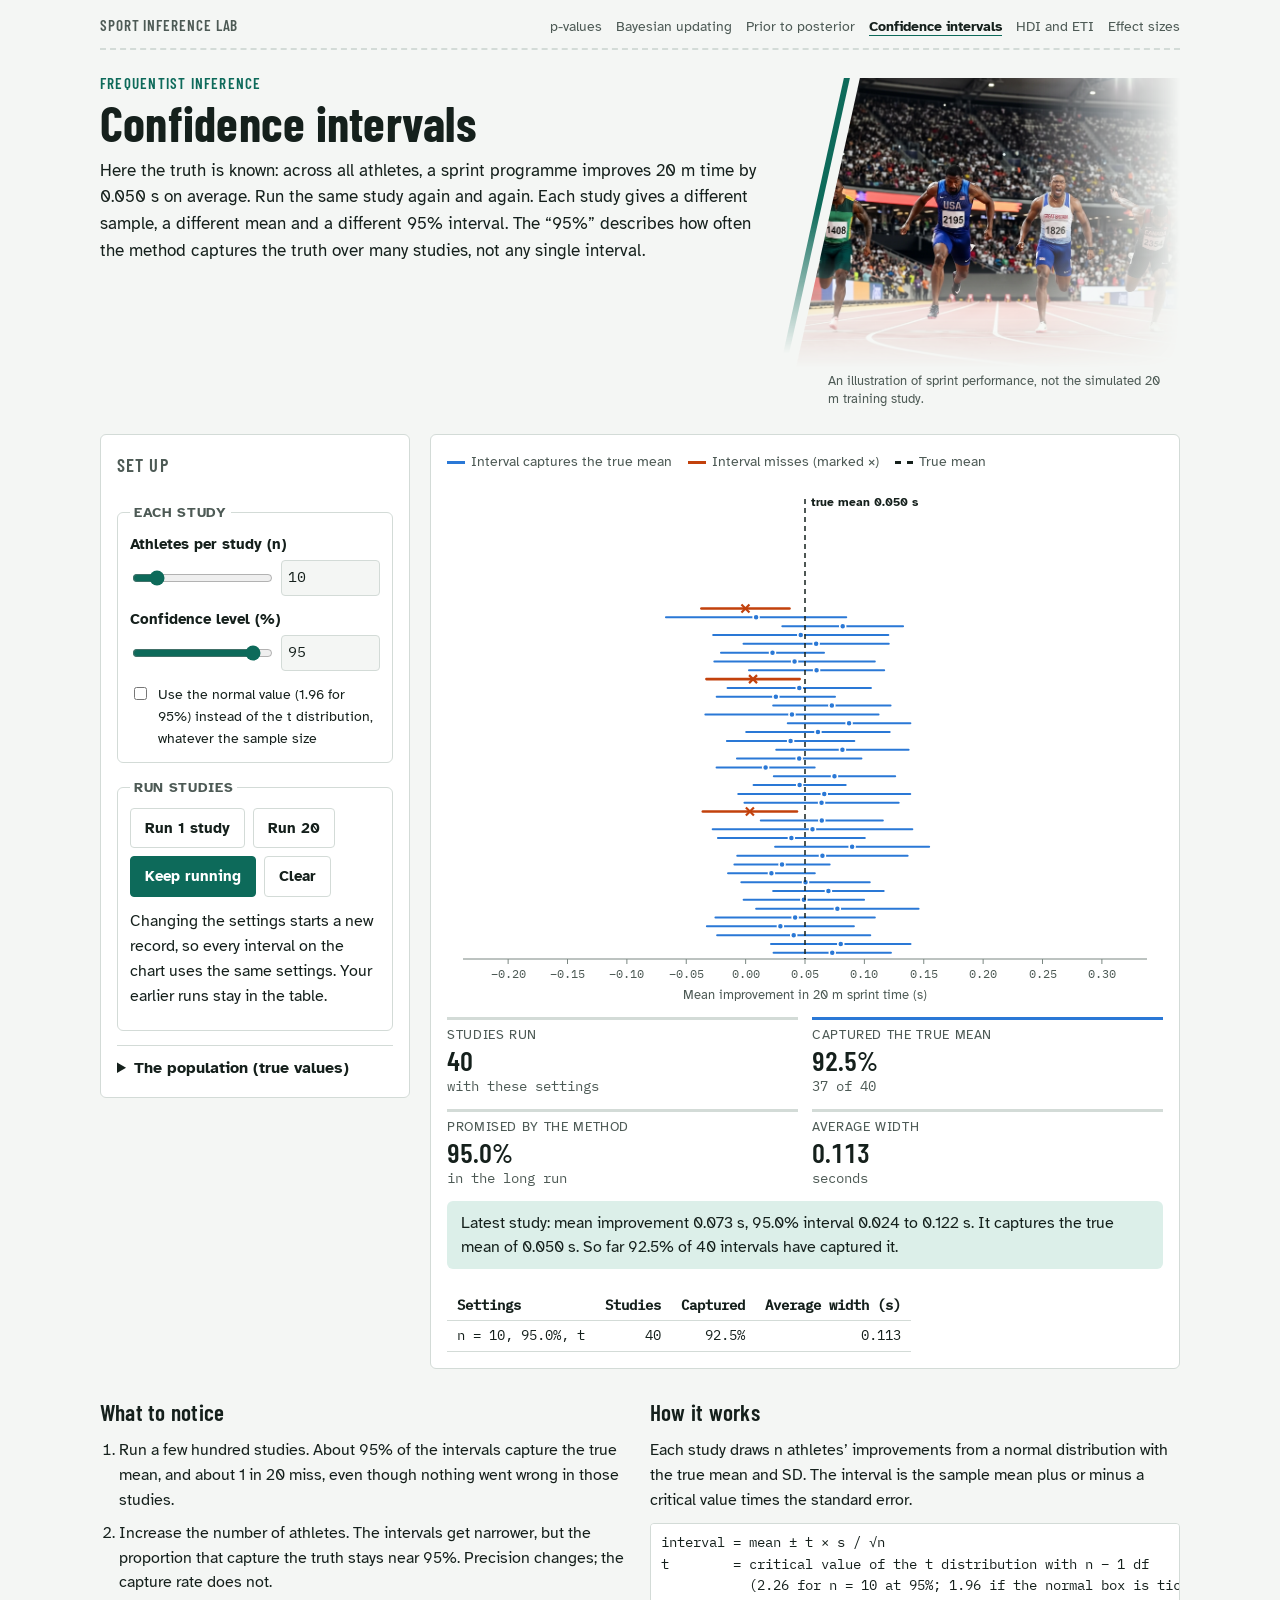
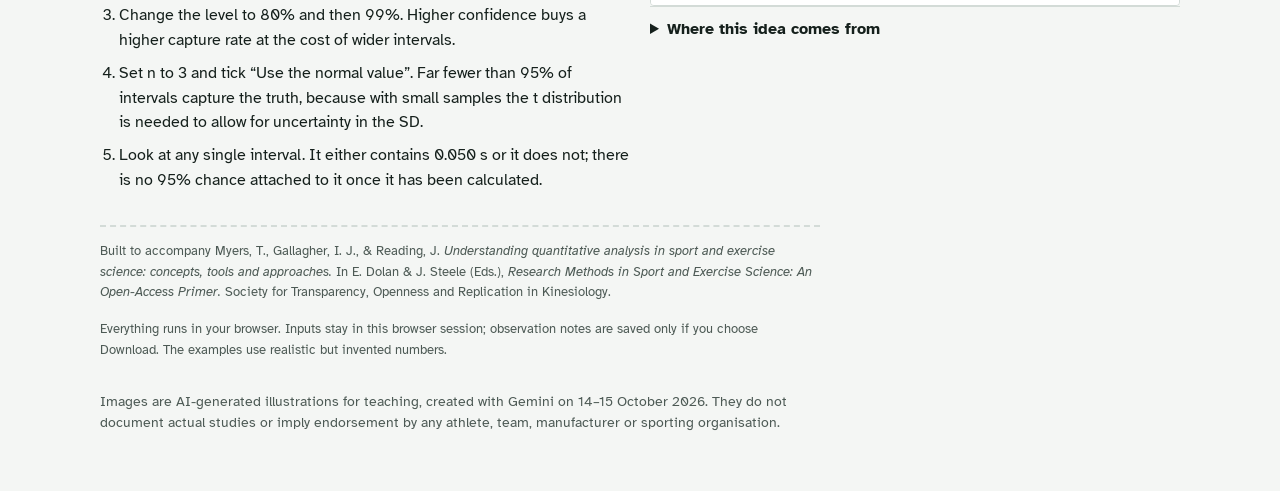
<file: confidence-intervals.html>
<!DOCTYPE html>
<html lang="en-GB">
<head>
<meta charset="utf-8">
<meta name="viewport" content="width=device-width, initial-scale=1, viewport-fit=cover">
<title>Confidence Interval Coverage</title>

<style>
/* Layout concept: a lab-bench instrument. Controls on the left like a test protocol, the live figure on the right,
   short "what to notice" prompts underneath. One condensed athletic display face for names and numbers that matter. */
:root {
  --bg: #f4f6f4;
  --surface: #ffffff;
  --ink: #15201c;
  --muted: #4d5a55;
  --faint: #7b8782;
  --line: #d3dbd7;
  --grid: #e6ebe8;
  --accent: #0d6a5a;
  --accent-ink: #ffffff;
  --accent-soft: #dcefe9;
  --s1: #2a78d6;  /* prior / first series (blue) */
  --s2: #eb6834;  /* data / likelihood / second series (orange) */
  --s3: #1baf7a;  /* posterior / third series (aqua) */
  --s3-ink: #0b7a52; /* aqua dark enough for text-adjacent marks on light */
  --miss: #c2410c;
  --font-display: "Barlow Condensed", "Arial Narrow", "Roboto Condensed", sans-serif;
  --font-body: "Atkinson Hyperlegible", "Segoe UI", system-ui, -apple-system, sans-serif;
  --font-data: "IBM Plex Mono", ui-monospace, "SFMono-Regular", Menlo, Consolas, monospace;
  --radius: 6px;
  color-scheme: light;
}
@media (prefers-color-scheme: dark) {
  :root:not([data-theme="light"]) {
    --bg: #101513; --surface: #171e1b; --ink: #e6ece9; --muted: #a8b4af; --faint: #7f8b86; --line: #2e3a35; --grid: #222b27;
    --accent: #4cc2a6; --accent-ink: #08201a; --accent-soft: #173029;
    --s1: #3987e5; --s2: #d95926; --s3: #199e70; --s3-ink: #3fd19c; --miss: #f08a5d;
    color-scheme: dark;
  }
}
:root[data-theme="dark"] {
  --bg: #101513; --surface: #171e1b; --ink: #e6ece9; --muted: #a8b4af; --faint: #7f8b86; --line: #2e3a35; --grid: #222b27;
  --accent: #4cc2a6; --accent-ink: #08201a; --accent-soft: #173029;
  --s1: #3987e5; --s2: #d95926; --s3: #199e70; --s3-ink: #3fd19c; --miss: #f08a5d;
  color-scheme: dark;
}

* { box-sizing: border-box; }
body { background: var(--bg); color: var(--ink); font-family: var(--font-body); font-size: 16px; line-height: 1.55; margin: 0; }
.wrap { max-width: 1120px; margin: 0 auto; padding-inline: 20px; padding-block: 0 48px; }
a { color: var(--accent); }
a:focus-visible, button:focus-visible, input:focus-visible, select:focus-visible, summary:focus-visible { outline: 3px solid var(--accent); outline-offset: 2px; }

/* header: app name plus a lane-line rule */
.site { display: flex; flex-wrap: wrap; align-items: baseline; justify-content: space-between; gap: 6px 16px; padding-block: 14px 10px; border-bottom: 2px dashed var(--line); }
.site a.home { font-family: var(--font-display); font-weight: 600; letter-spacing: .06em; text-transform: uppercase; font-size: .95rem; color: var(--muted); text-decoration: none; }
.site a.home:hover { color: var(--accent); }
.site nav { display: flex; flex-wrap: wrap; gap: 4px 14px; font-size: .9rem; }
.site nav a { color: var(--muted); text-decoration: none; }
.site nav a[aria-current="page"] { color: var(--ink); font-weight: 700; text-decoration: underline; text-decoration-color: var(--accent); text-underline-offset: 4px; }

.intro { padding-block: 22px 8px; max-width: 70ch; }
.eyebrow { font-family: var(--font-display); text-transform: uppercase; letter-spacing: .08em; font-size: .95rem; color: var(--accent); font-weight: 600; margin: 0 0 2px; }
h1 { font-family: var(--font-display); font-weight: 700; font-size: clamp(2.1rem, 5vw, 3.1rem); line-height: 1.02; margin: 0 0 10px; text-wrap: balance; letter-spacing: .005em; }
h2 { font-family: var(--font-display); font-weight: 600; font-size: 1.45rem; margin: 0 0 8px; text-wrap: balance; letter-spacing: .01em; }
h3 { font-size: 1rem; margin: 0 0 6px; }
.lead { font-size: 1.08rem; color: var(--ink); margin: 0; }
p { margin: 0 0 10px; }

/* bench: controls + figure */
.bench { display: grid; grid-template-columns: minmax(250px, 310px) minmax(0, 1fr); gap: 20px; margin-top: 18px; align-items: start; }
@media (max-width: 820px) { .bench { grid-template-columns: minmax(0, 1fr); } }
.panel { background: var(--surface); border: 1px solid var(--line); border-radius: var(--radius); padding: 16px; min-width: 0; }
.panel h2 { font-size: 1.15rem; text-transform: uppercase; letter-spacing: .06em; color: var(--muted); }
.controls { display: grid; gap: 14px; }
.ctl { display: grid; gap: 4px; }
.ctl label { font-size: .92rem; font-weight: 700; }
.ctl .hint { font-size: .82rem; color: var(--muted); line-height: 1.4; }
.pair { display: grid; grid-template-columns: minmax(0, 1fr) 6.2em; gap: 10px; align-items: center; }
input[type="range"] { width: 100%; accent-color: var(--accent); min-height: 28px; }
input[type="number"], select { font: inherit; font-family: var(--font-data); font-size: .92rem; padding: 5px 6px; border: 1px solid var(--line); border-radius: 4px; background: var(--bg); color: var(--ink); width: 100%; min-height: 36px; }
fieldset { border: 1px solid var(--line); border-radius: var(--radius); padding: 10px 12px 12px; margin: 0; display: grid; gap: 12px; }
legend { font-size: .85rem; font-weight: 700; color: var(--muted); padding: 0 4px; text-transform: uppercase; letter-spacing: .05em; }
.btns { display: flex; flex-wrap: wrap; gap: 8px; }
button { font: inherit; font-size: .92rem; font-weight: 700; padding: 8px 14px; min-height: 40px; border-radius: 4px; border: 1px solid var(--line); background: var(--surface); color: var(--ink); cursor: pointer; }
button:hover { border-color: var(--accent); }
button.primary { background: var(--accent); color: var(--accent-ink); border-color: var(--accent); }
button.win { border-color: var(--s3); }
button.loss { border-color: var(--s2); }
button:disabled { opacity: .5; cursor: default; }
.presets { display: flex; flex-wrap: wrap; gap: 6px; }
.presets button { font-weight: 600; font-size: .84rem; padding: 5px 10px; min-height: 34px; }
.check { display: flex; gap: 8px; align-items: flex-start; font-size: .9rem; }
.check input { margin-top: 4px; accent-color: var(--accent); }

/* figure */
.figure { display: grid; gap: 12px; min-width: 0; }
.chart { width: 100%; min-width: 0; position: relative; }
.chart svg { display: block; width: 100%; height: auto; overflow: visible; }
.chart text { font-family: var(--font-body); }
.axis text { fill: var(--muted); font-size: 12px; font-family: var(--font-data); }
.axis-title { fill: var(--muted); font-size: 13px; }
.axis line, .axis path { stroke: var(--line); }
.gridline { stroke: var(--grid); stroke-width: 1; }
.legend { display: flex; flex-wrap: wrap; gap: 6px 16px; font-size: .88rem; color: var(--muted); }
.legend span { display: inline-flex; align-items: center; gap: 6px; }
.swatch { width: 18px; height: 0; border-top: 3px solid; display: inline-block; }
.swatch.dash { border-top-style: dashed; }
.swatch.block { height: 12px; border-top: 0; border-radius: 2px; }
.tip { position: absolute; pointer-events: none; background: var(--surface); color: var(--ink); border: 1px solid var(--line); border-radius: 4px; padding: 6px 8px; font-size: .82rem; font-family: var(--font-data); line-height: 1.35; box-shadow: 0 2px 8px rgb(0 0 0 / .12); white-space: nowrap; z-index: 2; }

/* readouts: the numbers students read off */
.readouts { display: flex; flex-wrap: wrap; gap: 12px 14px; }
/* rows share space evenly: five readouts sit 3 + 2, four sit 2 + 2 */
.readout { border-top: 3px solid var(--line); padding-top: 6px; min-width: 0; flex: 1 1 calc(33.333% - 14px); }
.readouts:has(> .readout:nth-child(4):last-child) .readout { flex-basis: calc(50% - 14px); }
@media (max-width: 520px) { .readout { flex-basis: calc(50% - 14px); } }
.readout.s1 { border-top-color: var(--s1); } .readout.s2 { border-top-color: var(--s2); } .readout.s3 { border-top-color: var(--s3); } .readout.miss { border-top-color: var(--miss); }
.readout .k { font-size: .8rem; color: var(--muted); text-transform: uppercase; letter-spacing: .05em; }
.readout .v { font-family: var(--font-display); font-size: 1.7rem; font-weight: 600; line-height: 1.1; font-variant-numeric: tabular-nums; }
.readout .u { font-size: .85rem; color: var(--muted); font-family: var(--font-data); }
.statement { background: var(--accent-soft); border-radius: var(--radius); padding: 10px 14px; font-size: .98rem; }

/* below the bench */
.notes { display: grid; grid-template-columns: repeat(auto-fit, minmax(280px, 1fr)); gap: 20px; margin-top: 26px; }
.notes > section { min-width: 0; }
.notes ol, .notes ul { padding-left: 1.2em; margin: 0; display: grid; gap: 8px; }
details { border-top: 1px solid var(--line); padding-top: 10px; }
details summary { cursor: pointer; font-weight: 700; }
details[open] summary { margin-bottom: 8px; }
.math { font-family: var(--font-data); font-size: .88rem; background: var(--surface); border: 1px solid var(--line); border-radius: 4px; padding: 8px 10px; overflow-x: auto; white-space: pre; }
.credit { margin-top: 32px; padding-top: 14px; border-top: 2px dashed var(--line); font-size: .84rem; color: var(--muted); display: grid; gap: 6px; max-width: 90ch; }
.sr-only { position: absolute; width: 1px; height: 1px; overflow: hidden; clip: rect(0 0 0 0); white-space: nowrap; }
.tablewrap { overflow-x: auto; }
table.data { border-collapse: collapse; font-size: .85rem; font-family: var(--font-data); font-variant-numeric: tabular-nums; }
table.data th, table.data td { border-bottom: 1px solid var(--line); padding: 4px 10px; text-align: right; }
table.data th:first-child, table.data td:first-child { text-align: left; }
@media (prefers-reduced-motion: reduce) { * { animation: none !important; transition: none !important; } }

/* index: the apps as a ruled list, one row per app */
.cards { display: grid; margin-top: 22px; border-top: 2px solid var(--ink); }
.card { display: grid; grid-template-columns: minmax(0, 15rem) minmax(0, 1fr) minmax(0, 13rem); grid-template-rows: auto auto; column-gap: 24px; row-gap: 2px; align-items: baseline;
  padding: 16px 4px; border-bottom: 1px solid var(--line); text-decoration: none; color: var(--ink); }
.card:hover, .card:focus-visible { background: var(--surface); }
.card:hover .card-name { color: var(--accent); }
.card-sec { grid-column: 1 / -1; font-size: .78rem; text-transform: uppercase; letter-spacing: .06em; color: var(--muted); }
.card-name { font-family: var(--font-display); font-weight: 700; font-size: 1.75rem; line-height: 1.1; }
.card-desc { color: var(--ink); }
.card-unit { font-family: var(--font-data); font-size: .82rem; color: var(--muted); text-align: right; }
@media (max-width: 760px) {
  .card { grid-template-columns: minmax(0, 1fr); }
  .card-unit { text-align: left; }
}

</style>
<link rel="stylesheet" href="assets/chapter-style.css">
</head>
<body data-app="ci">
<div class="wrap">
<section class="intro has-photo">
  <p class="eyebrow">Frequentist inference</p>
  <h1>Confidence intervals</h1>
  <figure class="photo" style="--focus: 50% 45%"><div class="frame"><img src="assets/img/sprint-final.webp" alt="AI-generated illustration: sprinters racing on a track" loading="eager" decoding="async"></div><figcaption>An illustration of sprint performance, not the simulated 20 m training study.</figcaption></figure>
  <p class="lead">Here the truth is known: across all athletes, a sprint programme improves 20 m time by 0.050 s on average. Run the same study again and again. Each study gives a different sample, a different mean and a different 95% interval. The “95%” describes how often the method captures the truth over many studies, not any single interval.</p>
</section>

<div class="bench">
  <div class="panel controls">
    <h2>Set up</h2>
    <fieldset>
      <legend>Each study</legend>
      <div class="ctl">
        <label for="n">Athletes per study (n)</label>
        <div class="pair"><input type="range" id="n" min="2" max="60" step="1" value="10"><input type="number" id="n-n" min="2" max="60" step="1" aria-label="Athletes per study, number"></div>
      </div>
      <div class="ctl">
        <label for="lvl">Confidence level (%)</label>
        <div class="pair"><input type="range" id="lvl" min="50" max="99.9" step="0.1" value="95"><input type="number" id="lvl-n" min="50" max="99.9" step="0.1" aria-label="Confidence level, number"></div>
      </div>
      <label class="check"><input type="checkbox" id="useZ"> <span>Use the normal value (1.96 for 95%) instead of the t distribution, whatever the sample size</span></label>
    </fieldset>
    <fieldset>
      <legend>Run studies</legend>
      <div class="btns">
        <button type="button" id="one">Run 1 study</button>
        <button type="button" id="twenty">Run 20</button>
        <button type="button" class="primary" id="auto">Keep running</button>
        <button type="button" id="clear">Clear</button>
      </div>
      <p class="hint">Changing the settings starts a new record, so every interval on the chart uses the same settings. Your earlier runs stay in the table.</p>
    </fieldset>
    <details>
      <summary>The population (true values)</summary>
      <div class="controls">
        <div class="ctl">
          <label for="mu">True mean improvement (s)</label>
          <div class="pair"><input type="range" id="mu" min="-0.1" max="0.2" step="0.005" value="0.05"><input type="number" id="mu-n" min="-0.1" max="0.2" step="0.005" aria-label="True mean improvement, number"></div>
        </div>
        <div class="ctl">
          <label for="sigma">SD of individual improvements (s)</label>
          <div class="pair"><input type="range" id="sigma" min="0.02" max="0.2" step="0.005" value="0.08"><input type="number" id="sigma-n" min="0.02" max="0.2" step="0.005" aria-label="SD of individual improvements, number"></div>
        </div>
      </div>
    </details>
  </div>

  <div class="figure panel">
    <div class="legend" aria-hidden="true">
      <span><i class="swatch" style="border-color: var(--s1)"></i>Interval captures the true mean</span>
      <span><i class="swatch" style="border-color: var(--miss)"></i>Interval misses (marked ×)</span>
      <span><i class="swatch dash" style="border-color: var(--ink)"></i>True mean</span>
    </div>
    <div id="chart"></div>
    <div class="readouts">
      <div class="readout"><div class="k">Studies run</div><div class="v" id="rN">0</div><div class="u">with these settings</div></div>
      <div class="readout s1"><div class="k">Captured the true mean</div><div class="v" id="rCap">–</div><div class="u" id="rCapN">&nbsp;</div></div>
      <div class="readout"><div class="k">Promised by the method</div><div class="v" id="rLvl">95%</div><div class="u">in the long run</div></div>
      <div class="readout"><div class="k">Average width</div><div class="v" id="rWidth">–</div><div class="u">seconds</div></div>
    </div>
    <p class="statement" id="statement"></p>
    <div class="tablewrap">
      <table class="data" id="tally">
        <caption class="sr-only">Coverage for each group of settings you have run</caption>
        <thead><tr><th>Settings</th><th>Studies</th><th>Captured</th><th>Average width (s)</th></tr></thead>
        <tbody></tbody>
      </table>
    </div>
  </div>
</div>

<div class="notes">
  <section>
    <h2>What to notice</h2>
    <ol>
      <li>Run a few hundred studies. About 95% of the intervals capture the true mean, and about 1 in 20 miss, even though nothing went wrong in those studies.</li>
      <li>Increase the number of athletes. The intervals get narrower, but the proportion that capture the truth stays near 95%. Precision changes; the capture rate does not.</li>
      <li>Change the level to 80% and then 99%. Higher confidence buys a higher capture rate at the cost of wider intervals.</li>
      <li>Set n to 3 and tick “Use the normal value”. Far fewer than 95% of intervals capture the truth, because with small samples the t distribution is needed to allow for uncertainty in the SD.</li>
      <li>Look at any single interval. It either contains 0.050 s or it does not; there is no 95% chance attached to it once it has been calculated.</li>
    </ol>
  </section>
  <section>
    <h2>How it works</h2>
    <p>Each study draws n athletes’ improvements from a normal distribution with the true mean and SD. The interval is the sample mean plus or minus a critical value times the standard error.</p>
    <div class="math">interval = mean ± t × s / √n
t        = critical value of the t distribution with n − 1 df
           (2.26 for n = 10 at 95%; 1.96 if the normal box is ticked)</div>
    <details>
      <summary>Where this idea comes from</summary>
      <p>Repeated-sampling displays of confidence intervals have long been used in statistics teaching. Kristoffer Magnusson’s <a href="https://rpsychologist.com/d3/ci/" target="_blank" rel="noopener noreferrer">Interpreting Confidence Intervals<span class="sr-only"> (opens in a new tab)</span></a> is a widely used example. This version was written independently for sport and exercise science students.</p>
    </details>
  </section>
</div>

<footer class="credit"><p>Built to accompany Myers, T., Gallagher, I. J., &amp; Reading, J. <em>Understanding quantitative analysis in sport and exercise science: concepts, tools and approaches.</em> In E. Dolan &amp; J. Steele (Eds.), <em>Research Methods in Sport and Exercise Science: An Open-Access Primer.</em> Society for Transparency, Openness and Replication in Kinesiology.</p><p>Everything runs in your browser. Inputs stay in this browser session; observation notes are saved only if you choose Download. The examples use realistic but invented numbers.</p><p class="chapter-note">Images are AI-generated illustrations for teaching, created with Gemini on 14–15 October 2026. They do not document actual studies or imply endorsement by any athlete, team, manufacturer or sporting organisation.</p></footer>
</div>
<script>
/* Shared maths for the chapter apps. Plain JavaScript, no dependencies.
   Works in the browser (window.Stats) and in Node (module.exports) for testing. */
(function (root) {
  'use strict';

  // ---------- random numbers (seeded, so a "reset" can replay) ----------
  function mulberry32(seed) {
    let a = seed >>> 0;
    const rng = function () {
      a = (a + 0x6D2B79F5) >>> 0;
      let t = a;
      t = Math.imul(t ^ (t >>> 15), t | 1);
      t ^= t + Math.imul(t ^ (t >>> 7), t | 61);
      return ((t ^ (t >>> 14)) >>> 0) / 4294967296;
    };
    let spare = null;
    rng.normal = function () {
      if (spare !== null) { const s = spare; spare = null; return s; }
      let u = 0;
      while (u === 0) u = rng();
      const v = rng(), m = Math.sqrt(-2 * Math.log(u));
      spare = m * Math.sin(2 * Math.PI * v);
      return m * Math.cos(2 * Math.PI * v);
    };
    return rng;
  }

  // ---------- special functions ----------
  function lgamma(x) { // Lanczos (Numerical Recipes), x > 0
    const c = [76.18009172947146, -86.50532032941677, 24.01409824083091, -1.231739572450155, 0.1208650973866179e-2, -0.5395239384953e-5];
    let y = x, tmp = x + 5.5; tmp -= (x + 0.5) * Math.log(tmp);
    let ser = 1.000000000190015;
    for (let j = 0; j < 6; j++) ser += c[j] / ++y;
    return -tmp + Math.log(2.5066282746310005 * ser / x);
  }
  function betacf(a, b, x) {
    const MAXIT = 400, EPS = 3e-14, FPMIN = 1e-300;
    const qab = a + b, qap = a + 1, qam = a - 1;
    let c = 1, d = 1 - qab * x / qap;
    if (Math.abs(d) < FPMIN) d = FPMIN; d = 1 / d; let h = d;
    for (let m = 1; m <= MAXIT; m++) {
      const m2 = 2 * m;
      let aa = m * (b - m) * x / ((qam + m2) * (a + m2));
      d = 1 + aa * d; if (Math.abs(d) < FPMIN) d = FPMIN; c = 1 + aa / c; if (Math.abs(c) < FPMIN) c = FPMIN; d = 1 / d; h *= d * c;
      aa = -(a + m) * (qab + m) * x / ((a + m2) * (qap + m2));
      d = 1 + aa * d; if (Math.abs(d) < FPMIN) d = FPMIN; c = 1 + aa / c; if (Math.abs(c) < FPMIN) c = FPMIN; d = 1 / d;
      const del = d * c; h *= del; if (Math.abs(del - 1) < EPS) break;
    }
    return h;
  }
  function ibeta(x, a, b) { // regularised incomplete beta I_x(a, b)
    if (x <= 0) return 0; if (x >= 1) return 1;
    const bt = Math.exp(lgamma(a + b) - lgamma(a) - lgamma(b) + a * Math.log(x) + b * Math.log(1 - x));
    return (x < (a + 1) / (a + b + 2)) ? bt * betacf(a, b, x) / a : 1 - bt * betacf(b, a, 1 - x) / b;
  }

  // ---------- normal ----------
  function normPdf(x, m, s) { const z = (x - m) / s; return Math.exp(-0.5 * z * z) / (s * 2.5066282746310002); }
  function normCdf(z) { // via the Numerical Recipes erfc approximation (fractional error < 1.2e-7)
    const x = Math.abs(z) / Math.SQRT2, tt = 1 / (1 + 0.5 * x);
    const r = tt * Math.exp(-x * x - 1.26551223 + tt * (1.00002368 + tt * (0.37409196 + tt * (0.09678418 + tt * (-0.18628806 +
      tt * (0.27886807 + tt * (-1.13520398 + tt * (1.48851587 + tt * (-0.82215223 + tt * 0.17087277)))))))));
    return z >= 0 ? 1 - 0.5 * r : 0.5 * r;
  }
  function normQuantile(p) { // Acklam, refined by one Halley step
    if (p <= 0) return -Infinity; if (p >= 1) return Infinity;
    const a = [-3.969683028665376e+01, 2.209460984245205e+02, -2.759285104469687e+02, 1.383577518672690e+02, -3.066479806614716e+01, 2.506628277459239e+00],
      b = [-5.447609879822406e+01, 1.615858368580409e+02, -1.556989798598866e+02, 6.680131188771972e+01, -1.328068155288572e+01],
      c = [-7.784894002430293e-03, -3.223964580411365e-01, -2.400758277161838e+00, -2.549732539343734e+00, 4.374664141464968e+00, 2.938163982698783e+00],
      d = [7.784695709041462e-03, 3.224671290700398e-01, 2.445134137142996e+00, 3.754408661907416e+00];
    const pl = 0.02425; let q, r, x;
    if (p < pl) { q = Math.sqrt(-2 * Math.log(p)); x = (((((c[0] * q + c[1]) * q + c[2]) * q + c[3]) * q + c[4]) * q + c[5]) / ((((d[0] * q + d[1]) * q + d[2]) * q + d[3]) * q + 1); }
    else if (p > 1 - pl) { q = Math.sqrt(-2 * Math.log(1 - p)); x = -(((((c[0] * q + c[1]) * q + c[2]) * q + c[3]) * q + c[4]) * q + c[5]) / ((((d[0] * q + d[1]) * q + d[2]) * q + d[3]) * q + 1); }
    else { q = p - 0.5; r = q * q; x = (((((a[0] * r + a[1]) * r + a[2]) * r + a[3]) * r + a[4]) * r + a[5]) * q / (((((b[0] * r + b[1]) * r + b[2]) * r + b[3]) * r + b[4]) * r + 1); }
    const e = normCdf(x) - p, u = e * 2.5066282746310002 * Math.exp(x * x / 2);
    return x - u / (1 + x * u / 2);
  }

  // ---------- Student t ----------
  function tCdf(t, df) {
    const x = df / (df + t * t), tail = 0.5 * ibeta(x, df / 2, 0.5);
    return t >= 0 ? 1 - tail : tail;
  }
  function tPdf(t, df) {
    return Math.exp(lgamma((df + 1) / 2) - lgamma(df / 2) - 0.5 * Math.log(df * Math.PI) - (df + 1) / 2 * Math.log(1 + t * t / df));
  }
  function tQuantile(p, df) { // bisection on the CDF
    if (p === 0.5) return 0;
    let lo = -1e3, hi = 1e3;
    for (let i = 0; i < 200; i++) { const mid = (lo + hi) / 2; if (tCdf(mid, df) < p) lo = mid; else hi = mid; }
    return (lo + hi) / 2;
  }

  // ---------- noncentral t CDF (for the confidence interval of Cohen's d) ----------
  // P(T <= t | df, ncp) = integral over v of Phi(t * sqrt(v/df) - ncp) * f_chi2(v; df) dv,
  // integrated on the scale u = sqrt(v/df) with Simpson's rule.
  function nctCdf(t, df, ncp) {
    const sd = Math.sqrt(1 / (2 * df)), lo = Math.max(1e-9, 1 - 12 * sd), hi = 1 + 14 * sd + 2 / Math.sqrt(df);
    const N = 2000, h = (hi - lo) / N;
    const logc = (df / 2) * Math.log(df / 2) - lgamma(df / 2) + Math.log(2);
    let s = 0;
    for (let i = 0; i <= N; i++) {
      const u = lo + i * h;
      // density of u = sqrt(chi2_df/df): 2 (df/2)^(df/2) / Gamma(df/2) u^(df-1) exp(-df u^2 / 2)
      const f = Math.exp(logc + (df - 1) * Math.log(u) - df * u * u / 2);
      const w = (i === 0 || i === N) ? 1 : (i % 2 ? 4 : 2);
      s += w * f * normCdf(t * u - ncp);
    }
    return s * h / 3;
  }
  function solveMonotone(fn, target, lo, hi, increasing) {
    for (let i = 0; i < 100; i++) {
      const mid = (lo + hi) / 2, v = fn(mid);
      if ((v < target) === increasing) lo = mid; else hi = mid;
    }
    return (lo + hi) / 2;
  }
  // Exact confidence interval for Cohen's d from two independent groups (pooled SD).
  function dConfidenceInterval(d, n1, n2, level) {
    const df = n1 + n2 - 2, k = Math.sqrt(n1 * n2 / (n1 + n2)), t = d * k, a = (1 - level) / 2;
    const span = Math.abs(t) + 12 + 6 * Math.sqrt(1 + t * t / (2 * df));
    // nctCdf decreases as ncp increases
    const ncpLo = solveMonotone(ncp => nctCdf(t, df, ncp), 1 - a, t - span, t + span, false);
    const ncpHi = solveMonotone(ncp => nctCdf(t, df, ncp), a, t - span, t + span, false);
    return [ncpLo / k, ncpHi / k];
  }

  // ---------- beta distribution ----------
  function betaLogPdf(x, a, b) {
    if (x <= 0 || x >= 1) {
      if ((x === 0 && a === 1) || (x === 1 && b === 1)) return lgamma(a + b) - lgamma(a) - lgamma(b);
      if ((x === 0 && a < 1) || (x === 1 && b < 1)) return Infinity;
      return -Infinity;
    }
    return lgamma(a + b) - lgamma(a) - lgamma(b) + (a - 1) * Math.log(x) + (b - 1) * Math.log(1 - x);
  }
  function betaPdf(x, a, b) { return Math.exp(betaLogPdf(x, a, b)); }
  function betaCdf(x, a, b) { return ibeta(x, a, b); }
  function betaQuantile(p, a, b) { let lo = 0, hi = 1; for (let i = 0; i < 80; i++) { const m = (lo + hi) / 2; if (ibeta(m, a, b) < p) lo = m; else hi = m; } return (lo + hi) / 2; }
  // Highest density interval of a unimodal beta: the narrowest interval holding `level`.
  function betaHDI(a, b, level) {
    if (a <= 1 && b > 1) return [0, betaQuantile(level, a, b)];      // density highest at 0
    if (b <= 1 && a > 1) return [betaQuantile(1 - level, a, b), 1];  // density highest at 1
    // minimise width over the lower tail probability p in [0, 1 - level]
    let lo = 0, hi = 1 - level;
    const width = p => betaQuantile(p + level, a, b) - betaQuantile(p, a, b);
    for (let i = 0; i < 80; i++) {
      const m1 = lo + (hi - lo) / 3, m2 = hi - (hi - lo) / 3;
      if (width(m1) < width(m2)) hi = m2; else lo = m1;
    }
    const p = (lo + hi) / 2;
    return [betaQuantile(p, a, b), betaQuantile(p + level, a, b)];
  }

  const api = { mulberry32, lgamma, ibeta, normPdf, normCdf, normQuantile, tCdf, tPdf, tQuantile, nctCdf, dConfidenceInterval,
    betaPdf, betaLogPdf, betaCdf, betaQuantile, betaHDI };
  if (typeof module !== 'undefined' && module.exports) module.exports = api; else root.Stats = api;
})(typeof window !== 'undefined' ? window : this);

</script>
<script>
/* Shared interface helpers: navigation, linked slider/number inputs, number formatting and a small SVG chart. */
(function (root) {
  'use strict';
  const NS = 'http://www.w3.org/2000/svg';

  const APPS = [
    { id: 'pvalue', file: 'p-values.html', name: 'p-values' },
    { id: 'updating', file: 'bayesian-updating.html', name: 'Bayesian updating' },
    { id: 'prior', file: 'prior-to-posterior.html', name: 'Prior to posterior' },
    { id: 'ci', file: 'confidence-intervals.html', name: 'Confidence intervals' },
    { id: 'credible', file: 'credible-intervals.html', name: 'HDI and ETI' },
    { id: 'effect', file: 'effect-sizes.html', name: 'Effect sizes' }
  ];

  const $ = (s, r) => (r || document).querySelector(s);

  function header() {
    const here = document.body.dataset.app;
    const el = document.createElement('header');
    el.className = 'site';
    const home = document.createElement('a');
    home.className = 'home'; home.href = 'index.html'; home.textContent = 'Sport Inference Lab';
    const nav = document.createElement('nav');
    nav.setAttribute('aria-label', 'Apps');
    APPS.forEach(a => {
      const l = document.createElement('a');
      l.href = a.file; l.textContent = a.name;
      if (a.id === here) l.setAttribute('aria-current', 'page');
      nav.appendChild(l);
    });
    el.append(home, nav);
    const wrap = $('.wrap');
    wrap.insertBefore(el, wrap.firstChild);
  }

  // A range slider and a number box that stay in step. Returns a getter; calls onChange on every change.
  function bindPair(id, onChange) {
    const range = document.getElementById(id), num = document.getElementById(id + '-n');
    const clamp = v => Math.min(+range.max, Math.max(+range.min, v));
    range.addEventListener('input', () => { num.value = range.value; onChange(); });
    num.addEventListener('change', () => {
      let v = parseFloat(num.value);
      if (!Number.isFinite(v)) v = parseFloat(range.value);
      v = clamp(v); range.value = v; num.value = range.value; onChange();
    });
    num.value = range.value;
    return {
      get: () => parseFloat(range.value),
      set: v => { range.value = v; num.value = range.value; }
    };
  }

  function fmt(x, dp) {
    if (!Number.isFinite(x)) return '–';
    const s = x.toFixed(dp);
    return (s.startsWith('-') && parseFloat(s) !== 0 ? '−' + s.slice(1) : s.replace(/^-/, ''));
  }
  function pct(p, dp) {
    if (p > 0.999 && dp <= 1) return '> 99.9%';
    if (p < 0.001 && dp <= 1) return '< 0.1%';
    return fmt(100 * p, dp === undefined ? 1 : dp) + '%';
  }

  function niceTicks(lo, hi, n) {
    const span = hi - lo; if (!(span > 0)) return [lo];
    const raw = span / n, mag = Math.pow(10, Math.floor(Math.log10(raw))), f = raw / mag;
    const step = (f < 1.5 ? 1 : f < 3 ? 2 : f < 7 ? 5 : 10) * mag;
    const out = [];
    for (let v = Math.ceil(lo / step - 1e-9) * step; v <= hi + 1e-9 * step; v += step) out.push(Math.abs(v) < step * 1e-9 ? 0 : v);
    return out;
  }
  function decimalsFor(ticks) {
    if (ticks.length < 2) return 0;
    const step = Math.abs(ticks[1] - ticks[0]);
    return Math.max(0, Math.min(4, -Math.floor(Math.log10(step) + 1e-9)));
  }

  function el(tag, attrs, parent, style) {
    const e = document.createElementNS(NS, tag);
    for (const k in attrs) e.setAttribute(k, attrs[k]);
    if (style) e.setAttribute('style', style);
    if (parent) parent.appendChild(e);
    return e;
  }

  /* chart(container, describe): describe(width) returns a spec:
     { height, x:[lo,hi], y:[lo,hi], xlabel, ylabel, yTicks:false to hide the y axis numbers,
       xTickValues:[...] and xTickFormat(v) -> label, both optional (used for a log-scale axis),
       layers:[...], hover(xValue, yValue) -> {html, dots:[{x,y,color}]} | null, onClick(xValue, yValue) optional,
       label: text for screen readers } */
  function chart(container, describe) {
    const box = document.createElement('div'); box.className = 'chart'; container.appendChild(box);
    const tip = document.createElement('div'); tip.className = 'tip'; tip.hidden = true;
    let spec = null, svg = null, sx = null, sy = null;

    function render() {
      const W = Math.max(280, Math.round(box.clientWidth || container.clientWidth || 600));
      spec = describe(W);
      const H = spec.height || Math.round(Math.min(380, Math.max(230, W * 0.56)));
      const m = { l: spec.yTicks === false ? 16 : 52, r: 16, t: 14, b: 46 };
      const iw = W - m.l - m.r, ih = H - m.t - m.b;
      sx = v => m.l + (v - spec.x[0]) / (spec.x[1] - spec.x[0]) * iw;
      sy = v => m.t + ih - (v - spec.y[0]) / (spec.y[1] - spec.y[0]) * ih;
      box.innerHTML = '';
      svg = el('svg', { viewBox: `0 0 ${W} ${H}`, width: W, height: H, role: 'img', 'aria-label': spec.label || '' }, box);
      // grid and axes
      const xt = spec.xTickValues || niceTicks(spec.x[0], spec.x[1], Math.max(3, Math.round(iw / 80)));
      const xd = spec.xDecimals !== undefined ? spec.xDecimals : decimalsFor(xt);
      const ax = el('g', { class: 'axis' }, svg);
      if (spec.yTicks !== false) {
        const yt = niceTicks(spec.y[0], spec.y[1], 4), yd = decimalsFor(yt);
        yt.forEach(v => {
          el('line', { x1: m.l, x2: m.l + iw, y1: sy(v), y2: sy(v), class: 'gridline' }, svg);
          el('text', { x: m.l - 8, y: sy(v) + 4, 'text-anchor': 'end' }, ax).textContent = fmt(v, yd);
        });
      }
      el('line', { x1: m.l, x2: m.l + iw, y1: m.t + ih, y2: m.t + ih }, ax, 'stroke: var(--faint)');
      xt.forEach(v => {
        if (v < spec.x[0] - 1e-12 || v > spec.x[1] + 1e-12) return;
        el('line', { x1: sx(v), x2: sx(v), y1: m.t + ih, y2: m.t + ih + 5 }, ax, 'stroke: var(--faint)');
        el('text', { x: sx(v), y: m.t + ih + 19, 'text-anchor': 'middle' }, ax).textContent = spec.xTickFormat ? spec.xTickFormat(v) : fmt(v, xd);
      });
      if (spec.xlabel) el('text', { x: m.l + iw / 2, y: H - 6, 'text-anchor': 'middle', class: 'axis-title' }, svg).textContent = spec.xlabel;
      if (spec.ylabel && spec.yTicks !== false) el('text', { x: 14, y: m.t + ih / 2, 'text-anchor': 'middle', class: 'axis-title', transform: `rotate(-90 14 ${m.t + ih / 2})` }, svg).textContent = spec.ylabel;
      // clip to plotting area
      const id = 'c' + Math.random().toString(36).slice(2);
      const cp = el('clipPath', { id }, el('defs', {}, svg));
      el('rect', { x: m.l, y: m.t - 2, width: iw, height: ih + 2 }, cp);
      const g = el('g', { 'clip-path': `url(#${id})` }, svg);
      const top = el('g', {}, svg);
      (spec.layers || []).forEach(L => drawLayer(L, L.unclipped ? top : g, { m, iw, ih, W, H }));
      // hover layer
      if (spec.hover) {
        const cross = el('line', { y1: m.t, y2: m.t + ih, visibility: 'hidden' }, svg, 'stroke: var(--faint); stroke-dasharray: 3 3');
        const dotsG = el('g', {}, svg);
        const hit = el('rect', { x: m.l, y: m.t, width: iw, height: ih, fill: 'transparent' }, svg, 'cursor: crosshair');
        const move = ev => {
          const r = svg.getBoundingClientRect();
          const px = (ev.clientX - r.left) * (W / r.width), py = (ev.clientY - r.top) * (H / r.height);
          const xv = spec.x[0] + (px - m.l) / iw * (spec.x[1] - spec.x[0]);
          const yv = spec.y[0] + (m.t + ih - py) / ih * (spec.y[1] - spec.y[0]);
          const h = spec.hover(xv, yv);
          if (!h) { leave(); return; }
          if (h.noCross) cross.setAttribute('visibility', 'hidden');
          else { cross.setAttribute('x1', px); cross.setAttribute('x2', px); cross.setAttribute('visibility', 'visible'); }
          dotsG.innerHTML = '';
          (h.dots || []).forEach(d => { if (Number.isFinite(d.y)) el('circle', { cx: sx(d.x), cy: sy(Math.min(d.y, spec.y[1])), r: 4.5 }, dotsG, `fill: ${d.color}; stroke: var(--surface); stroke-width: 2`); });
          tip.innerHTML = h.html; tip.hidden = false;
          const bx = box.getBoundingClientRect();
          let left = ev.clientX - bx.left + 14; const tw = tip.offsetWidth;
          if (left + tw > bx.width) left = ev.clientX - bx.left - tw - 14;
          tip.style.left = Math.max(0, left) + 'px'; tip.style.top = Math.max(0, ev.clientY - bx.top - 10) + 'px';
        };
        const leave = () => { cross.setAttribute('visibility', 'hidden'); dotsG.innerHTML = ''; tip.hidden = true; };
        hit.addEventListener('pointermove', move); hit.addEventListener('pointerdown', move); hit.addEventListener('pointerleave', leave);
        // optional click handler: spec.onClick(xValue, yValue)
        if (spec.onClick) {
          hit.style.cursor = 'pointer';
          hit.addEventListener('click', ev => {
            const r = svg.getBoundingClientRect();
            const px = (ev.clientX - r.left) * (W / r.width), py = (ev.clientY - r.top) * (H / r.height);
            spec.onClick(spec.x[0] + (px - m.l) / iw * (spec.x[1] - spec.x[0]), spec.y[0] + (m.t + ih - py) / ih * (spec.y[1] - spec.y[0]));
          });
        }
      }
      box.appendChild(tip);
    }

    function drawLayer(L, g, dim) {
      const { m, ih } = dim;
      const style = (L.style || '');
      if (L.type === 'line' || L.type === 'area') {
        const pts = L.points.filter(p => Number.isFinite(p[1]));
        if (!pts.length) return;
        const yClamp = v => Math.min(v, spec.y[1] * 1.5);
        let d = pts.map((p, i) => (i ? 'L' : 'M') + sx(p[0]).toFixed(2) + ' ' + sy(yClamp(p[1])).toFixed(2)).join(' ');
        if (L.type === 'area') {
          const base = sy(L.base !== undefined ? L.base : 0);
          d += ` L${sx(pts[pts.length - 1][0]).toFixed(2)} ${base} L${sx(pts[0][0]).toFixed(2)} ${base} Z`;
          el('path', { d }, g, `fill: ${L.color}; fill-opacity: ${L.opacity || 0.25}; stroke: none; ${style}`);
        } else {
          el('path', { d, fill: 'none' }, g, `fill: none; stroke: ${L.color}; stroke-width: ${L.width || 2.5}; stroke-linejoin: round; ${L.dash ? 'stroke-dasharray: 7 5;' : ''} ${style}`);
        }
      } else if (L.type === 'vline') {
        el('line', { x1: sx(L.x), x2: sx(L.x), y1: L.y0 !== undefined ? sy(L.y0) : m.t, y2: L.y1 !== undefined ? sy(L.y1) : m.t + ih }, g,
          `stroke: ${L.color}; stroke-width: ${L.width || 1.5}; ${L.dash ? 'stroke-dasharray: 5 4;' : ''}`);
      } else if (L.type === 'segment') {
        el('line', { x1: sx(L.x0), x2: sx(L.x1), y1: sy(L.y0), y2: sy(L.y1) }, g,
          `stroke: ${L.color}; stroke-width: ${L.width || 2}; stroke-linecap: round; ${L.dash ? 'stroke-dasharray: 5 4;' : ''} ${style}`);
      } else if (L.type === 'point') {
        el('circle', { cx: sx(L.x), cy: sy(L.y), r: L.r || 4 }, g, `fill: ${L.color}; stroke: var(--surface); stroke-width: ${L.ring === false ? 0 : 1.5}`);
      } else if (L.type === 'cross') {
        const cx = sx(L.x), cy = sy(L.y), r = L.r || 4;
        el('path', { d: `M${cx - r} ${cy - r} L${cx + r} ${cy + r} M${cx - r} ${cy + r} L${cx + r} ${cy - r}` }, g, `stroke: ${L.color}; stroke-width: 2.2; fill: none`);
      } else if (L.type === 'text') {
        el('text', { x: sx(L.x) + (L.dx || 0), y: sy(L.y) + (L.dy || 0), 'text-anchor': L.anchor || 'start' }, g,
          `fill: ${L.color || 'var(--ink)'}; font-size: ${L.size || 12.5}px; font-weight: ${L.weight || 600}; paint-order: stroke; stroke: var(--surface); stroke-width: 3px; stroke-linejoin: round;`).textContent = L.text;
      } else if (L.type === 'rect') {
        const x0 = sx(L.x0), x1 = sx(L.x1), y0 = sy(L.y1), y1 = sy(L.y0);
        el('rect', { x: Math.min(x0, x1), y: Math.min(y0, y1), width: Math.abs(x1 - x0), height: Math.abs(y1 - y0), rx: L.rx || 0 }, g,
          `fill: ${L.color}; fill-opacity: ${L.opacity === undefined ? 1 : L.opacity}`);
      }
    }

    let raf = 0;
    const ro = new ResizeObserver(() => { cancelAnimationFrame(raf); raf = requestAnimationFrame(render); });
    ro.observe(box);
    return { render };
  }

  // evenly spaced grid
  function grid(lo, hi, n) { const out = new Array(n + 1); for (let i = 0; i <= n; i++) out[i] = lo + (hi - lo) * i / n; return out; }

  root.UI = { APPS, $, header, bindPair, fmt, pct, chart, grid, niceTicks };
  document.addEventListener('DOMContentLoaded', header);
})(window);

</script>
<script>
(function () {
  'use strict';
  const S = window.Stats, U = window.UI, $ = U.$;
  const SHOW = 50;            // intervals drawn on the chart (most recent at the top)
  let rng = S.mulberry32(42);
  let studies = [];           // { mean, lo, hi, hit } for the current settings
  const tally = new Map();    // settings key -> { label, n, hits, widthSum }
  let timer = null;

  const n = U.bindPair('n', settingsChanged), lvl = U.bindPair('lvl', settingsChanged);
  const mu = U.bindPair('mu', settingsChanged), sigma = U.bindPair('sigma', settingsChanged);
  $('#useZ').addEventListener('change', settingsChanged);

  function key() { return [n.get(), lvl.get(), $('#useZ').checked ? 'z' : 't', mu.get(), sigma.get()].join('|'); }
  function label() {
    const extra = (mu.get() !== 0.05 || sigma.get() !== 0.08) ? `, true mean ${U.fmt(mu.get(), 3)} s, SD ${U.fmt(sigma.get(), 3)} s` : '';
    return `n = ${n.get()}, ${U.fmt(lvl.get(), 1)}%, ${$('#useZ').checked ? 'normal value' : 't'}${extra}`;
  }
  function crit() {
    const p = 1 - (1 - lvl.get() / 100) / 2;
    return $('#useZ').checked ? S.normQuantile(p) : S.tQuantile(p, n.get() - 1);
  }

  function runStudy() {
    const k = n.get(), m0 = mu.get(), sd0 = sigma.get();
    let sum = 0, ss = 0; const xs = [];
    for (let i = 0; i < k; i++) { const v = m0 + sd0 * rng.normal(); xs.push(v); sum += v; }
    const mean = sum / k;
    for (const v of xs) ss += (v - mean) ** 2;
    const se = Math.sqrt(ss / (k - 1)) / Math.sqrt(k), c = crit();
    const st = { mean, lo: mean - c * se, hi: mean + c * se };
    st.hit = st.lo <= m0 && m0 <= st.hi;
    studies.push(st);
    const kk = key();
    if (!tally.has(kk)) tally.set(kk, { label: label(), n: 0, hits: 0, widthSum: 0 });
    const t = tally.get(kk); t.n++; t.hits += st.hit ? 1 : 0; t.widthSum += st.hi - st.lo;
  }

  const chart = U.chart($('#chart'), W => {
    const m0 = mu.get(), sd0 = sigma.get();
    const shown = studies.slice(-SHOW);
    const lo = m0 - 3.6 * sd0, hi = m0 + 3.6 * sd0;
    const layers = [{ type: 'vline', x: m0, color: 'var(--ink)', dash: true, width: 1.5, unclipped: true }];
    shown.forEach((s, i) => {
      const y = shown.length - i;   // oldest at the top, newest at the bottom
      const col = s.hit ? 'var(--s1)' : 'var(--miss)';
      layers.push({ type: 'segment', x0: s.lo, x1: s.hi, y0: y, y1: y, color: col, width: s.hit ? 2 : 2.6 });
      if (s.hit) layers.push({ type: 'point', x: s.mean, y, r: 3, color: col });
      else layers.push({ type: 'cross', x: s.mean, y, r: 4, color: col });
    });
    layers.push({ type: 'text', x: m0, y: SHOW + 1.6, dx: 6, text: `true mean ${U.fmt(m0, 3)} s`, color: 'var(--ink)', size: 12, unclipped: true });
    return {
      height: Math.round(Math.min(520, Math.max(320, W * 0.75))),
      x: [lo, hi], y: [0.3, SHOW + 2.4], yTicks: false,
      xlabel: 'Mean improvement in 20 m sprint time (s)', layers,
      label: `The ${shown.length} most recent confidence intervals; ${shown.filter(s => s.hit).length} capture the true mean.`,
      hover: (x, y) => {
        const idx = shown.length - Math.round(y);
        const s = shown[idx];
        if (!s) return null;
        const num = studies.length - (shown.length - 1 - idx);
        return { noCross: true, html: `study ${num}<br>mean ${U.fmt(s.mean, 3)} s<br>interval ${U.fmt(s.lo, 3)} to ${U.fmt(s.hi, 3)} s<br>${s.hit ? 'captures' : '<strong>misses</strong>'} the true mean`,
          dots: [{ x: s.mean, y: Math.round(y), color: s.hit ? 'var(--s1)' : 'var(--miss)' }] };
      }
    };
  });

  function update() {
    const k = studies.length, hits = studies.filter(s => s.hit).length;
    $('#rN').textContent = k;
    $('#rCap').textContent = k ? U.pct(hits / k, 1) : '–';
    $('#rCapN').textContent = k ? `${hits} of ${k}` : 'run some studies';
    $('#rLvl').textContent = U.fmt(lvl.get(), 1) + '%';
    $('#rWidth').textContent = k ? U.fmt(studies.reduce((a, s) => a + s.hi - s.lo, 0) / k, 3) : '–';
    const last = studies[k - 1];
    $('#statement').textContent = !k ? 'Run some studies to start.'
      : `Latest study: mean improvement ${U.fmt(last.mean, 3)} s, ${U.fmt(lvl.get(), 1)}% interval ${U.fmt(last.lo, 3)} to ${U.fmt(last.hi, 3)} s. It ${last.hit ? 'captures' : 'misses'} the true mean of ${U.fmt(mu.get(), 3)} s. So far ${U.pct(hits / k, 1)} of ${k} intervals have captured it.`;
    const body = $('#tally tbody'); body.innerHTML = '';
    [...tally.values()].reverse().forEach(t => {
      const tr = document.createElement('tr');
      tr.innerHTML = `<td>${t.label}</td><td>${t.n}</td><td>${U.pct(t.hits / t.n, 1)}</td><td>${U.fmt(t.widthSum / t.n, 3)}</td>`;
      body.appendChild(tr);
    });
    chart.render();
  }

  function settingsChanged() { studies = []; update(); }
  function stop() { clearInterval(timer); timer = null; $('#auto').textContent = 'Keep running'; }

  $('#one').addEventListener('click', () => { runStudy(); update(); });
  $('#twenty').addEventListener('click', () => { for (let i = 0; i < 20; i++) runStudy(); update(); });
  $('#clear').addEventListener('click', () => { stop(); studies = []; tally.clear(); rng = S.mulberry32(42); update(); });
  $('#auto').addEventListener('click', () => {
    if (timer) { stop(); return; }
    $('#auto').textContent = 'Pause';
    timer = setInterval(() => { runStudy(); update(); if (studies.length >= 2000) stop(); }, 120);
  });

  // open in a working state: 40 studies already run
  for (let i = 0; i < 40; i++) runStudy();
  update();
})();

</script>
</body>
</html>
</file>
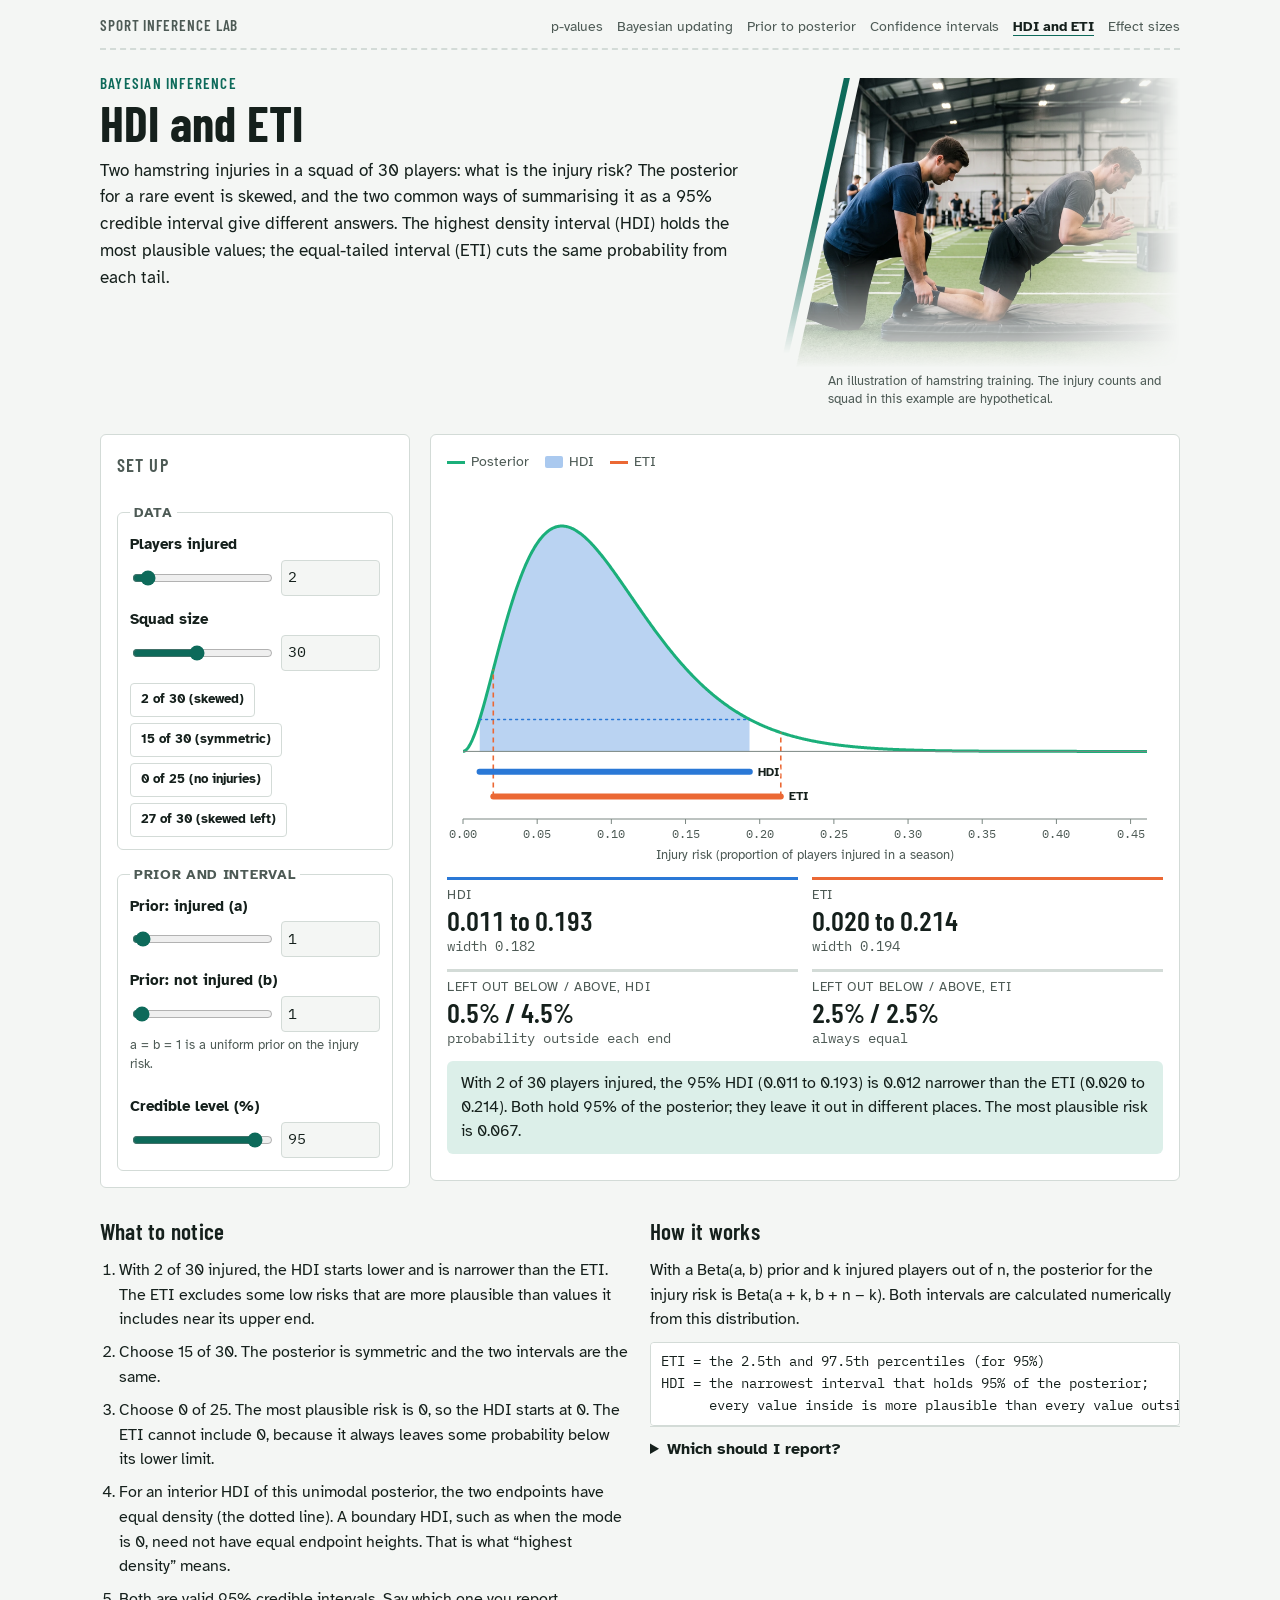
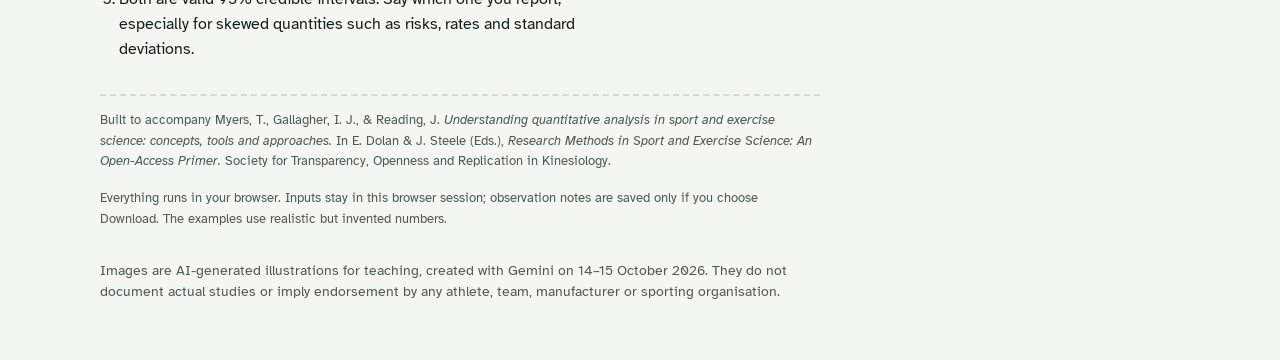
<file: credible-intervals.html>
<!DOCTYPE html>
<html lang="en-GB">
<head>
<meta charset="utf-8">
<meta name="viewport" content="width=device-width, initial-scale=1, viewport-fit=cover">
<title>HDI and ETI</title>

<style>
/* Layout concept: a lab-bench instrument. Controls on the left like a test protocol, the live figure on the right,
   short "what to notice" prompts underneath. One condensed athletic display face for names and numbers that matter. */
:root {
  --bg: #f4f6f4;
  --surface: #ffffff;
  --ink: #15201c;
  --muted: #4d5a55;
  --faint: #7b8782;
  --line: #d3dbd7;
  --grid: #e6ebe8;
  --accent: #0d6a5a;
  --accent-ink: #ffffff;
  --accent-soft: #dcefe9;
  --s1: #2a78d6;  /* prior / first series (blue) */
  --s2: #eb6834;  /* data / likelihood / second series (orange) */
  --s3: #1baf7a;  /* posterior / third series (aqua) */
  --s3-ink: #0b7a52; /* aqua dark enough for text-adjacent marks on light */
  --miss: #c2410c;
  --font-display: "Barlow Condensed", "Arial Narrow", "Roboto Condensed", sans-serif;
  --font-body: "Atkinson Hyperlegible", "Segoe UI", system-ui, -apple-system, sans-serif;
  --font-data: "IBM Plex Mono", ui-monospace, "SFMono-Regular", Menlo, Consolas, monospace;
  --radius: 6px;
  color-scheme: light;
}
@media (prefers-color-scheme: dark) {
  :root:not([data-theme="light"]) {
    --bg: #101513; --surface: #171e1b; --ink: #e6ece9; --muted: #a8b4af; --faint: #7f8b86; --line: #2e3a35; --grid: #222b27;
    --accent: #4cc2a6; --accent-ink: #08201a; --accent-soft: #173029;
    --s1: #3987e5; --s2: #d95926; --s3: #199e70; --s3-ink: #3fd19c; --miss: #f08a5d;
    color-scheme: dark;
  }
}
:root[data-theme="dark"] {
  --bg: #101513; --surface: #171e1b; --ink: #e6ece9; --muted: #a8b4af; --faint: #7f8b86; --line: #2e3a35; --grid: #222b27;
  --accent: #4cc2a6; --accent-ink: #08201a; --accent-soft: #173029;
  --s1: #3987e5; --s2: #d95926; --s3: #199e70; --s3-ink: #3fd19c; --miss: #f08a5d;
  color-scheme: dark;
}

* { box-sizing: border-box; }
body { background: var(--bg); color: var(--ink); font-family: var(--font-body); font-size: 16px; line-height: 1.55; margin: 0; }
.wrap { max-width: 1120px; margin: 0 auto; padding-inline: 20px; padding-block: 0 48px; }
a { color: var(--accent); }
a:focus-visible, button:focus-visible, input:focus-visible, select:focus-visible, summary:focus-visible { outline: 3px solid var(--accent); outline-offset: 2px; }

/* header: app name plus a lane-line rule */
.site { display: flex; flex-wrap: wrap; align-items: baseline; justify-content: space-between; gap: 6px 16px; padding-block: 14px 10px; border-bottom: 2px dashed var(--line); }
.site a.home { font-family: var(--font-display); font-weight: 600; letter-spacing: .06em; text-transform: uppercase; font-size: .95rem; color: var(--muted); text-decoration: none; }
.site a.home:hover { color: var(--accent); }
.site nav { display: flex; flex-wrap: wrap; gap: 4px 14px; font-size: .9rem; }
.site nav a { color: var(--muted); text-decoration: none; }
.site nav a[aria-current="page"] { color: var(--ink); font-weight: 700; text-decoration: underline; text-decoration-color: var(--accent); text-underline-offset: 4px; }

.intro { padding-block: 22px 8px; max-width: 70ch; }
.eyebrow { font-family: var(--font-display); text-transform: uppercase; letter-spacing: .08em; font-size: .95rem; color: var(--accent); font-weight: 600; margin: 0 0 2px; }
h1 { font-family: var(--font-display); font-weight: 700; font-size: clamp(2.1rem, 5vw, 3.1rem); line-height: 1.02; margin: 0 0 10px; text-wrap: balance; letter-spacing: .005em; }
h2 { font-family: var(--font-display); font-weight: 600; font-size: 1.45rem; margin: 0 0 8px; text-wrap: balance; letter-spacing: .01em; }
h3 { font-size: 1rem; margin: 0 0 6px; }
.lead { font-size: 1.08rem; color: var(--ink); margin: 0; }
p { margin: 0 0 10px; }

/* bench: controls + figure */
.bench { display: grid; grid-template-columns: minmax(250px, 310px) minmax(0, 1fr); gap: 20px; margin-top: 18px; align-items: start; }
@media (max-width: 820px) { .bench { grid-template-columns: minmax(0, 1fr); } }
.panel { background: var(--surface); border: 1px solid var(--line); border-radius: var(--radius); padding: 16px; min-width: 0; }
.panel h2 { font-size: 1.15rem; text-transform: uppercase; letter-spacing: .06em; color: var(--muted); }
.controls { display: grid; gap: 14px; }
.ctl { display: grid; gap: 4px; }
.ctl label { font-size: .92rem; font-weight: 700; }
.ctl .hint { font-size: .82rem; color: var(--muted); line-height: 1.4; }
.pair { display: grid; grid-template-columns: minmax(0, 1fr) 6.2em; gap: 10px; align-items: center; }
input[type="range"] { width: 100%; accent-color: var(--accent); min-height: 28px; }
input[type="number"], select { font: inherit; font-family: var(--font-data); font-size: .92rem; padding: 5px 6px; border: 1px solid var(--line); border-radius: 4px; background: var(--bg); color: var(--ink); width: 100%; min-height: 36px; }
fieldset { border: 1px solid var(--line); border-radius: var(--radius); padding: 10px 12px 12px; margin: 0; display: grid; gap: 12px; }
legend { font-size: .85rem; font-weight: 700; color: var(--muted); padding: 0 4px; text-transform: uppercase; letter-spacing: .05em; }
.btns { display: flex; flex-wrap: wrap; gap: 8px; }
button { font: inherit; font-size: .92rem; font-weight: 700; padding: 8px 14px; min-height: 40px; border-radius: 4px; border: 1px solid var(--line); background: var(--surface); color: var(--ink); cursor: pointer; }
button:hover { border-color: var(--accent); }
button.primary { background: var(--accent); color: var(--accent-ink); border-color: var(--accent); }
button.win { border-color: var(--s3); }
button.loss { border-color: var(--s2); }
button:disabled { opacity: .5; cursor: default; }
.presets { display: flex; flex-wrap: wrap; gap: 6px; }
.presets button { font-weight: 600; font-size: .84rem; padding: 5px 10px; min-height: 34px; }
.check { display: flex; gap: 8px; align-items: flex-start; font-size: .9rem; }
.check input { margin-top: 4px; accent-color: var(--accent); }

/* figure */
.figure { display: grid; gap: 12px; min-width: 0; }
.chart { width: 100%; min-width: 0; position: relative; }
.chart svg { display: block; width: 100%; height: auto; overflow: visible; }
.chart text { font-family: var(--font-body); }
.axis text { fill: var(--muted); font-size: 12px; font-family: var(--font-data); }
.axis-title { fill: var(--muted); font-size: 13px; }
.axis line, .axis path { stroke: var(--line); }
.gridline { stroke: var(--grid); stroke-width: 1; }
.legend { display: flex; flex-wrap: wrap; gap: 6px 16px; font-size: .88rem; color: var(--muted); }
.legend span { display: inline-flex; align-items: center; gap: 6px; }
.swatch { width: 18px; height: 0; border-top: 3px solid; display: inline-block; }
.swatch.dash { border-top-style: dashed; }
.swatch.block { height: 12px; border-top: 0; border-radius: 2px; }
.tip { position: absolute; pointer-events: none; background: var(--surface); color: var(--ink); border: 1px solid var(--line); border-radius: 4px; padding: 6px 8px; font-size: .82rem; font-family: var(--font-data); line-height: 1.35; box-shadow: 0 2px 8px rgb(0 0 0 / .12); white-space: nowrap; z-index: 2; }

/* readouts: the numbers students read off */
.readouts { display: flex; flex-wrap: wrap; gap: 12px 14px; }
/* rows share space evenly: five readouts sit 3 + 2, four sit 2 + 2 */
.readout { border-top: 3px solid var(--line); padding-top: 6px; min-width: 0; flex: 1 1 calc(33.333% - 14px); }
.readouts:has(> .readout:nth-child(4):last-child) .readout { flex-basis: calc(50% - 14px); }
@media (max-width: 520px) { .readout { flex-basis: calc(50% - 14px); } }
.readout.s1 { border-top-color: var(--s1); } .readout.s2 { border-top-color: var(--s2); } .readout.s3 { border-top-color: var(--s3); } .readout.miss { border-top-color: var(--miss); }
.readout .k { font-size: .8rem; color: var(--muted); text-transform: uppercase; letter-spacing: .05em; }
.readout .v { font-family: var(--font-display); font-size: 1.7rem; font-weight: 600; line-height: 1.1; font-variant-numeric: tabular-nums; }
.readout .u { font-size: .85rem; color: var(--muted); font-family: var(--font-data); }
.statement { background: var(--accent-soft); border-radius: var(--radius); padding: 10px 14px; font-size: .98rem; }

/* below the bench */
.notes { display: grid; grid-template-columns: repeat(auto-fit, minmax(280px, 1fr)); gap: 20px; margin-top: 26px; }
.notes > section { min-width: 0; }
.notes ol, .notes ul { padding-left: 1.2em; margin: 0; display: grid; gap: 8px; }
details { border-top: 1px solid var(--line); padding-top: 10px; }
details summary { cursor: pointer; font-weight: 700; }
details[open] summary { margin-bottom: 8px; }
.math { font-family: var(--font-data); font-size: .88rem; background: var(--surface); border: 1px solid var(--line); border-radius: 4px; padding: 8px 10px; overflow-x: auto; white-space: pre; }
.credit { margin-top: 32px; padding-top: 14px; border-top: 2px dashed var(--line); font-size: .84rem; color: var(--muted); display: grid; gap: 6px; max-width: 90ch; }
.sr-only { position: absolute; width: 1px; height: 1px; overflow: hidden; clip: rect(0 0 0 0); white-space: nowrap; }
.tablewrap { overflow-x: auto; }
table.data { border-collapse: collapse; font-size: .85rem; font-family: var(--font-data); font-variant-numeric: tabular-nums; }
table.data th, table.data td { border-bottom: 1px solid var(--line); padding: 4px 10px; text-align: right; }
table.data th:first-child, table.data td:first-child { text-align: left; }
@media (prefers-reduced-motion: reduce) { * { animation: none !important; transition: none !important; } }

/* index: the apps as a ruled list, one row per app */
.cards { display: grid; margin-top: 22px; border-top: 2px solid var(--ink); }
.card { display: grid; grid-template-columns: minmax(0, 15rem) minmax(0, 1fr) minmax(0, 13rem); grid-template-rows: auto auto; column-gap: 24px; row-gap: 2px; align-items: baseline;
  padding: 16px 4px; border-bottom: 1px solid var(--line); text-decoration: none; color: var(--ink); }
.card:hover, .card:focus-visible { background: var(--surface); }
.card:hover .card-name { color: var(--accent); }
.card-sec { grid-column: 1 / -1; font-size: .78rem; text-transform: uppercase; letter-spacing: .06em; color: var(--muted); }
.card-name { font-family: var(--font-display); font-weight: 700; font-size: 1.75rem; line-height: 1.1; }
.card-desc { color: var(--ink); }
.card-unit { font-family: var(--font-data); font-size: .82rem; color: var(--muted); text-align: right; }
@media (max-width: 760px) {
  .card { grid-template-columns: minmax(0, 1fr); }
  .card-unit { text-align: left; }
}

</style>
<link rel="stylesheet" href="assets/chapter-style.css">
</head>
<body data-app="credible">
<div class="wrap">
<section class="intro has-photo">
  <p class="eyebrow">Bayesian inference</p>
  <h1>HDI and ETI</h1>
  <figure class="photo" style="--focus: 50% 45%"><div class="frame"><img src="assets/img/hamstring-prevention.webp" alt="AI-generated illustration: an athlete performing an assisted Nordic hamstring exercise" loading="eager" decoding="async"></div><figcaption>An illustration of hamstring training. The injury counts and squad in this example are hypothetical.</figcaption></figure>
  <p class="lead">Two hamstring injuries in a squad of 30 players: what is the injury risk? The posterior for a rare event is skewed, and the two common ways of summarising it as a 95% credible interval give different answers. The highest density interval (HDI) holds the most plausible values; the equal-tailed interval (ETI) cuts the same probability from each tail.</p>
</section>

<div class="bench">
  <div class="panel controls">
    <h2>Set up</h2>
    <fieldset>
      <legend>Data</legend>
      <div class="ctl">
        <label for="k">Players injured</label>
        <div class="pair"><input type="range" id="k" min="0" max="60" step="1" value="2"><input type="number" id="k-n" min="0" max="60" step="1" aria-label="Players injured, number"></div>
      </div>
      <div class="ctl">
        <label for="sq">Squad size</label>
        <div class="pair"><input type="range" id="sq" min="5" max="60" step="1" value="30"><input type="number" id="sq-n" min="5" max="60" step="1" aria-label="Squad size, number"></div>
      </div>
      <div class="presets" role="group" aria-label="Data presets">
        <button type="button" data-set="2,30">2 of 30 (skewed)</button>
        <button type="button" data-set="15,30">15 of 30 (symmetric)</button>
        <button type="button" data-set="0,25">0 of 25 (no injuries)</button>
        <button type="button" data-set="27,30">27 of 30 (skewed left)</button>
      </div>
    </fieldset>
    <fieldset>
      <legend>Prior and interval</legend>
      <div class="ctl">
        <label for="a">Prior: injured (a)</label>
        <div class="pair"><input type="range" id="a" min="0.5" max="20" step="0.5" value="1"><input type="number" id="a-n" min="0.5" max="20" step="0.5" aria-label="Prior injured, number"></div>
      </div>
      <div class="ctl">
        <label for="b">Prior: not injured (b)</label>
        <div class="pair"><input type="range" id="b" min="0.5" max="40" step="0.5" value="1"><input type="number" id="b-n" min="0.5" max="40" step="0.5" aria-label="Prior not injured, number"></div>
        <p class="hint">a = b = 1 is a uniform prior on the injury risk.</p>
      </div>
      <div class="ctl">
        <label for="lvl">Credible level (%)</label>
        <div class="pair"><input type="range" id="lvl" min="50" max="99" step="1" value="95"><input type="number" id="lvl-n" min="50" max="99" step="1" aria-label="Credible level, number"></div>
      </div>
    </fieldset>
  </div>

  <div class="figure panel">
    <div class="legend" aria-hidden="true">
      <span><i class="swatch" style="border-color: var(--s3)"></i>Posterior</span>
      <span><i class="swatch block" style="background: var(--s1); opacity: .4"></i>HDI</span>
      <span><i class="swatch" style="border-color: var(--s2)"></i>ETI</span>
    </div>
    <div id="chart"></div>
    <div class="readouts">
      <div class="readout s1"><div class="k">HDI</div><div class="v" id="rHdi">–</div><div class="u" id="rHdiW">&nbsp;</div></div>
      <div class="readout s2"><div class="k">ETI</div><div class="v" id="rEti">–</div><div class="u" id="rEtiW">&nbsp;</div></div>
      <div class="readout"><div class="k">Left out below / above, HDI</div><div class="v" id="rHdiT">–</div><div class="u">probability outside each end</div></div>
      <div class="readout"><div class="k">Left out below / above, ETI</div><div class="v" id="rEtiT">–</div><div class="u">always equal</div></div>
    </div>
    <p class="statement" id="statement"></p>
  </div>
</div>

<div class="notes">
  <section>
    <h2>What to notice</h2>
    <ol>
      <li>With 2 of 30 injured, the HDI starts lower and is narrower than the ETI. The ETI excludes some low risks that are more plausible than values it includes near its upper end.</li>
      <li>Choose 15 of 30. The posterior is symmetric and the two intervals are the same.</li>
      <li>Choose 0 of 25. The most plausible risk is 0, so the HDI starts at 0. The ETI cannot include 0, because it always leaves some probability below its lower limit.</li>
      <li>For an interior HDI of this unimodal posterior, the two endpoints have equal density (the dotted line). A boundary HDI, such as when the mode is 0, need not have equal endpoint heights. That is what “highest density” means.</li>
      <li>Both are valid 95% credible intervals. Say which one you report, especially for skewed quantities such as risks, rates and standard deviations.</li>
    </ol>
  </section>
  <section>
    <h2>How it works</h2>
    <p>With a Beta(a, b) prior and k injured players out of n, the posterior for the injury risk is Beta(a + k, b + n − k). Both intervals are calculated numerically from this distribution.</p>
    <div class="math">ETI = the 2.5th and 97.5th percentiles (for 95%)
HDI = the narrowest interval that holds 95% of the posterior;
      every value inside is more plausible than every value outside</div>
    <details>
      <summary>Which should I report?</summary>
      <p>Software differs: brms and rstanarm, for example, report ETIs by default, whereas Kruschke’s ROPE approach uses the HDI. The HDI is not invariant to transformations (the HDI for a risk, converted to odds, is not the HDI for the odds), whereas the ETI is. For a roughly symmetric posterior the choice makes no practical difference.</p>
    </details>
  </section>
</div>

<footer class="credit"><p>Built to accompany Myers, T., Gallagher, I. J., &amp; Reading, J. <em>Understanding quantitative analysis in sport and exercise science: concepts, tools and approaches.</em> In E. Dolan &amp; J. Steele (Eds.), <em>Research Methods in Sport and Exercise Science: An Open-Access Primer.</em> Society for Transparency, Openness and Replication in Kinesiology.</p><p>Everything runs in your browser. Inputs stay in this browser session; observation notes are saved only if you choose Download. The examples use realistic but invented numbers.</p><p class="chapter-note">Images are AI-generated illustrations for teaching, created with Gemini on 14–15 October 2026. They do not document actual studies or imply endorsement by any athlete, team, manufacturer or sporting organisation.</p></footer>
</div>
<script>
/* Shared maths for the chapter apps. Plain JavaScript, no dependencies.
   Works in the browser (window.Stats) and in Node (module.exports) for testing. */
(function (root) {
  'use strict';

  // ---------- random numbers (seeded, so a "reset" can replay) ----------
  function mulberry32(seed) {
    let a = seed >>> 0;
    const rng = function () {
      a = (a + 0x6D2B79F5) >>> 0;
      let t = a;
      t = Math.imul(t ^ (t >>> 15), t | 1);
      t ^= t + Math.imul(t ^ (t >>> 7), t | 61);
      return ((t ^ (t >>> 14)) >>> 0) / 4294967296;
    };
    let spare = null;
    rng.normal = function () {
      if (spare !== null) { const s = spare; spare = null; return s; }
      let u = 0;
      while (u === 0) u = rng();
      const v = rng(), m = Math.sqrt(-2 * Math.log(u));
      spare = m * Math.sin(2 * Math.PI * v);
      return m * Math.cos(2 * Math.PI * v);
    };
    return rng;
  }

  // ---------- special functions ----------
  function lgamma(x) { // Lanczos (Numerical Recipes), x > 0
    const c = [76.18009172947146, -86.50532032941677, 24.01409824083091, -1.231739572450155, 0.1208650973866179e-2, -0.5395239384953e-5];
    let y = x, tmp = x + 5.5; tmp -= (x + 0.5) * Math.log(tmp);
    let ser = 1.000000000190015;
    for (let j = 0; j < 6; j++) ser += c[j] / ++y;
    return -tmp + Math.log(2.5066282746310005 * ser / x);
  }
  function betacf(a, b, x) {
    const MAXIT = 400, EPS = 3e-14, FPMIN = 1e-300;
    const qab = a + b, qap = a + 1, qam = a - 1;
    let c = 1, d = 1 - qab * x / qap;
    if (Math.abs(d) < FPMIN) d = FPMIN; d = 1 / d; let h = d;
    for (let m = 1; m <= MAXIT; m++) {
      const m2 = 2 * m;
      let aa = m * (b - m) * x / ((qam + m2) * (a + m2));
      d = 1 + aa * d; if (Math.abs(d) < FPMIN) d = FPMIN; c = 1 + aa / c; if (Math.abs(c) < FPMIN) c = FPMIN; d = 1 / d; h *= d * c;
      aa = -(a + m) * (qab + m) * x / ((a + m2) * (qap + m2));
      d = 1 + aa * d; if (Math.abs(d) < FPMIN) d = FPMIN; c = 1 + aa / c; if (Math.abs(c) < FPMIN) c = FPMIN; d = 1 / d;
      const del = d * c; h *= del; if (Math.abs(del - 1) < EPS) break;
    }
    return h;
  }
  function ibeta(x, a, b) { // regularised incomplete beta I_x(a, b)
    if (x <= 0) return 0; if (x >= 1) return 1;
    const bt = Math.exp(lgamma(a + b) - lgamma(a) - lgamma(b) + a * Math.log(x) + b * Math.log(1 - x));
    return (x < (a + 1) / (a + b + 2)) ? bt * betacf(a, b, x) / a : 1 - bt * betacf(b, a, 1 - x) / b;
  }

  // ---------- normal ----------
  function normPdf(x, m, s) { const z = (x - m) / s; return Math.exp(-0.5 * z * z) / (s * 2.5066282746310002); }
  function normCdf(z) { // via the Numerical Recipes erfc approximation (fractional error < 1.2e-7)
    const x = Math.abs(z) / Math.SQRT2, tt = 1 / (1 + 0.5 * x);
    const r = tt * Math.exp(-x * x - 1.26551223 + tt * (1.00002368 + tt * (0.37409196 + tt * (0.09678418 + tt * (-0.18628806 +
      tt * (0.27886807 + tt * (-1.13520398 + tt * (1.48851587 + tt * (-0.82215223 + tt * 0.17087277)))))))));
    return z >= 0 ? 1 - 0.5 * r : 0.5 * r;
  }
  function normQuantile(p) { // Acklam, refined by one Halley step
    if (p <= 0) return -Infinity; if (p >= 1) return Infinity;
    const a = [-3.969683028665376e+01, 2.209460984245205e+02, -2.759285104469687e+02, 1.383577518672690e+02, -3.066479806614716e+01, 2.506628277459239e+00],
      b = [-5.447609879822406e+01, 1.615858368580409e+02, -1.556989798598866e+02, 6.680131188771972e+01, -1.328068155288572e+01],
      c = [-7.784894002430293e-03, -3.223964580411365e-01, -2.400758277161838e+00, -2.549732539343734e+00, 4.374664141464968e+00, 2.938163982698783e+00],
      d = [7.784695709041462e-03, 3.224671290700398e-01, 2.445134137142996e+00, 3.754408661907416e+00];
    const pl = 0.02425; let q, r, x;
    if (p < pl) { q = Math.sqrt(-2 * Math.log(p)); x = (((((c[0] * q + c[1]) * q + c[2]) * q + c[3]) * q + c[4]) * q + c[5]) / ((((d[0] * q + d[1]) * q + d[2]) * q + d[3]) * q + 1); }
    else if (p > 1 - pl) { q = Math.sqrt(-2 * Math.log(1 - p)); x = -(((((c[0] * q + c[1]) * q + c[2]) * q + c[3]) * q + c[4]) * q + c[5]) / ((((d[0] * q + d[1]) * q + d[2]) * q + d[3]) * q + 1); }
    else { q = p - 0.5; r = q * q; x = (((((a[0] * r + a[1]) * r + a[2]) * r + a[3]) * r + a[4]) * r + a[5]) * q / (((((b[0] * r + b[1]) * r + b[2]) * r + b[3]) * r + b[4]) * r + 1); }
    const e = normCdf(x) - p, u = e * 2.5066282746310002 * Math.exp(x * x / 2);
    return x - u / (1 + x * u / 2);
  }

  // ---------- Student t ----------
  function tCdf(t, df) {
    const x = df / (df + t * t), tail = 0.5 * ibeta(x, df / 2, 0.5);
    return t >= 0 ? 1 - tail : tail;
  }
  function tPdf(t, df) {
    return Math.exp(lgamma((df + 1) / 2) - lgamma(df / 2) - 0.5 * Math.log(df * Math.PI) - (df + 1) / 2 * Math.log(1 + t * t / df));
  }
  function tQuantile(p, df) { // bisection on the CDF
    if (p === 0.5) return 0;
    let lo = -1e3, hi = 1e3;
    for (let i = 0; i < 200; i++) { const mid = (lo + hi) / 2; if (tCdf(mid, df) < p) lo = mid; else hi = mid; }
    return (lo + hi) / 2;
  }

  // ---------- noncentral t CDF (for the confidence interval of Cohen's d) ----------
  // P(T <= t | df, ncp) = integral over v of Phi(t * sqrt(v/df) - ncp) * f_chi2(v; df) dv,
  // integrated on the scale u = sqrt(v/df) with Simpson's rule.
  function nctCdf(t, df, ncp) {
    const sd = Math.sqrt(1 / (2 * df)), lo = Math.max(1e-9, 1 - 12 * sd), hi = 1 + 14 * sd + 2 / Math.sqrt(df);
    const N = 2000, h = (hi - lo) / N;
    const logc = (df / 2) * Math.log(df / 2) - lgamma(df / 2) + Math.log(2);
    let s = 0;
    for (let i = 0; i <= N; i++) {
      const u = lo + i * h;
      // density of u = sqrt(chi2_df/df): 2 (df/2)^(df/2) / Gamma(df/2) u^(df-1) exp(-df u^2 / 2)
      const f = Math.exp(logc + (df - 1) * Math.log(u) - df * u * u / 2);
      const w = (i === 0 || i === N) ? 1 : (i % 2 ? 4 : 2);
      s += w * f * normCdf(t * u - ncp);
    }
    return s * h / 3;
  }
  function solveMonotone(fn, target, lo, hi, increasing) {
    for (let i = 0; i < 100; i++) {
      const mid = (lo + hi) / 2, v = fn(mid);
      if ((v < target) === increasing) lo = mid; else hi = mid;
    }
    return (lo + hi) / 2;
  }
  // Exact confidence interval for Cohen's d from two independent groups (pooled SD).
  function dConfidenceInterval(d, n1, n2, level) {
    const df = n1 + n2 - 2, k = Math.sqrt(n1 * n2 / (n1 + n2)), t = d * k, a = (1 - level) / 2;
    const span = Math.abs(t) + 12 + 6 * Math.sqrt(1 + t * t / (2 * df));
    // nctCdf decreases as ncp increases
    const ncpLo = solveMonotone(ncp => nctCdf(t, df, ncp), 1 - a, t - span, t + span, false);
    const ncpHi = solveMonotone(ncp => nctCdf(t, df, ncp), a, t - span, t + span, false);
    return [ncpLo / k, ncpHi / k];
  }

  // ---------- beta distribution ----------
  function betaLogPdf(x, a, b) {
    if (x <= 0 || x >= 1) {
      if ((x === 0 && a === 1) || (x === 1 && b === 1)) return lgamma(a + b) - lgamma(a) - lgamma(b);
      if ((x === 0 && a < 1) || (x === 1 && b < 1)) return Infinity;
      return -Infinity;
    }
    return lgamma(a + b) - lgamma(a) - lgamma(b) + (a - 1) * Math.log(x) + (b - 1) * Math.log(1 - x);
  }
  function betaPdf(x, a, b) { return Math.exp(betaLogPdf(x, a, b)); }
  function betaCdf(x, a, b) { return ibeta(x, a, b); }
  function betaQuantile(p, a, b) { let lo = 0, hi = 1; for (let i = 0; i < 80; i++) { const m = (lo + hi) / 2; if (ibeta(m, a, b) < p) lo = m; else hi = m; } return (lo + hi) / 2; }
  // Highest density interval of a unimodal beta: the narrowest interval holding `level`.
  function betaHDI(a, b, level) {
    if (a <= 1 && b > 1) return [0, betaQuantile(level, a, b)];      // density highest at 0
    if (b <= 1 && a > 1) return [betaQuantile(1 - level, a, b), 1];  // density highest at 1
    // minimise width over the lower tail probability p in [0, 1 - level]
    let lo = 0, hi = 1 - level;
    const width = p => betaQuantile(p + level, a, b) - betaQuantile(p, a, b);
    for (let i = 0; i < 80; i++) {
      const m1 = lo + (hi - lo) / 3, m2 = hi - (hi - lo) / 3;
      if (width(m1) < width(m2)) hi = m2; else lo = m1;
    }
    const p = (lo + hi) / 2;
    return [betaQuantile(p, a, b), betaQuantile(p + level, a, b)];
  }

  const api = { mulberry32, lgamma, ibeta, normPdf, normCdf, normQuantile, tCdf, tPdf, tQuantile, nctCdf, dConfidenceInterval,
    betaPdf, betaLogPdf, betaCdf, betaQuantile, betaHDI };
  if (typeof module !== 'undefined' && module.exports) module.exports = api; else root.Stats = api;
})(typeof window !== 'undefined' ? window : this);

</script>
<script>
/* Shared interface helpers: navigation, linked slider/number inputs, number formatting and a small SVG chart. */
(function (root) {
  'use strict';
  const NS = 'http://www.w3.org/2000/svg';

  const APPS = [
    { id: 'pvalue', file: 'p-values.html', name: 'p-values' },
    { id: 'updating', file: 'bayesian-updating.html', name: 'Bayesian updating' },
    { id: 'prior', file: 'prior-to-posterior.html', name: 'Prior to posterior' },
    { id: 'ci', file: 'confidence-intervals.html', name: 'Confidence intervals' },
    { id: 'credible', file: 'credible-intervals.html', name: 'HDI and ETI' },
    { id: 'effect', file: 'effect-sizes.html', name: 'Effect sizes' }
  ];

  const $ = (s, r) => (r || document).querySelector(s);

  function header() {
    const here = document.body.dataset.app;
    const el = document.createElement('header');
    el.className = 'site';
    const home = document.createElement('a');
    home.className = 'home'; home.href = 'index.html'; home.textContent = 'Sport Inference Lab';
    const nav = document.createElement('nav');
    nav.setAttribute('aria-label', 'Apps');
    APPS.forEach(a => {
      const l = document.createElement('a');
      l.href = a.file; l.textContent = a.name;
      if (a.id === here) l.setAttribute('aria-current', 'page');
      nav.appendChild(l);
    });
    el.append(home, nav);
    const wrap = $('.wrap');
    wrap.insertBefore(el, wrap.firstChild);
  }

  // A range slider and a number box that stay in step. Returns a getter; calls onChange on every change.
  function bindPair(id, onChange) {
    const range = document.getElementById(id), num = document.getElementById(id + '-n');
    const clamp = v => Math.min(+range.max, Math.max(+range.min, v));
    range.addEventListener('input', () => { num.value = range.value; onChange(); });
    num.addEventListener('change', () => {
      let v = parseFloat(num.value);
      if (!Number.isFinite(v)) v = parseFloat(range.value);
      v = clamp(v); range.value = v; num.value = range.value; onChange();
    });
    num.value = range.value;
    return {
      get: () => parseFloat(range.value),
      set: v => { range.value = v; num.value = range.value; }
    };
  }

  function fmt(x, dp) {
    if (!Number.isFinite(x)) return '–';
    const s = x.toFixed(dp);
    return (s.startsWith('-') && parseFloat(s) !== 0 ? '−' + s.slice(1) : s.replace(/^-/, ''));
  }
  function pct(p, dp) {
    if (p > 0.999 && dp <= 1) return '> 99.9%';
    if (p < 0.001 && dp <= 1) return '< 0.1%';
    return fmt(100 * p, dp === undefined ? 1 : dp) + '%';
  }

  function niceTicks(lo, hi, n) {
    const span = hi - lo; if (!(span > 0)) return [lo];
    const raw = span / n, mag = Math.pow(10, Math.floor(Math.log10(raw))), f = raw / mag;
    const step = (f < 1.5 ? 1 : f < 3 ? 2 : f < 7 ? 5 : 10) * mag;
    const out = [];
    for (let v = Math.ceil(lo / step - 1e-9) * step; v <= hi + 1e-9 * step; v += step) out.push(Math.abs(v) < step * 1e-9 ? 0 : v);
    return out;
  }
  function decimalsFor(ticks) {
    if (ticks.length < 2) return 0;
    const step = Math.abs(ticks[1] - ticks[0]);
    return Math.max(0, Math.min(4, -Math.floor(Math.log10(step) + 1e-9)));
  }

  function el(tag, attrs, parent, style) {
    const e = document.createElementNS(NS, tag);
    for (const k in attrs) e.setAttribute(k, attrs[k]);
    if (style) e.setAttribute('style', style);
    if (parent) parent.appendChild(e);
    return e;
  }

  /* chart(container, describe): describe(width) returns a spec:
     { height, x:[lo,hi], y:[lo,hi], xlabel, ylabel, yTicks:false to hide the y axis numbers,
       xTickValues:[...] and xTickFormat(v) -> label, both optional (used for a log-scale axis),
       layers:[...], hover(xValue, yValue) -> {html, dots:[{x,y,color}]} | null, onClick(xValue, yValue) optional,
       label: text for screen readers } */
  function chart(container, describe) {
    const box = document.createElement('div'); box.className = 'chart'; container.appendChild(box);
    const tip = document.createElement('div'); tip.className = 'tip'; tip.hidden = true;
    let spec = null, svg = null, sx = null, sy = null;

    function render() {
      const W = Math.max(280, Math.round(box.clientWidth || container.clientWidth || 600));
      spec = describe(W);
      const H = spec.height || Math.round(Math.min(380, Math.max(230, W * 0.56)));
      const m = { l: spec.yTicks === false ? 16 : 52, r: 16, t: 14, b: 46 };
      const iw = W - m.l - m.r, ih = H - m.t - m.b;
      sx = v => m.l + (v - spec.x[0]) / (spec.x[1] - spec.x[0]) * iw;
      sy = v => m.t + ih - (v - spec.y[0]) / (spec.y[1] - spec.y[0]) * ih;
      box.innerHTML = '';
      svg = el('svg', { viewBox: `0 0 ${W} ${H}`, width: W, height: H, role: 'img', 'aria-label': spec.label || '' }, box);
      // grid and axes
      const xt = spec.xTickValues || niceTicks(spec.x[0], spec.x[1], Math.max(3, Math.round(iw / 80)));
      const xd = spec.xDecimals !== undefined ? spec.xDecimals : decimalsFor(xt);
      const ax = el('g', { class: 'axis' }, svg);
      if (spec.yTicks !== false) {
        const yt = niceTicks(spec.y[0], spec.y[1], 4), yd = decimalsFor(yt);
        yt.forEach(v => {
          el('line', { x1: m.l, x2: m.l + iw, y1: sy(v), y2: sy(v), class: 'gridline' }, svg);
          el('text', { x: m.l - 8, y: sy(v) + 4, 'text-anchor': 'end' }, ax).textContent = fmt(v, yd);
        });
      }
      el('line', { x1: m.l, x2: m.l + iw, y1: m.t + ih, y2: m.t + ih }, ax, 'stroke: var(--faint)');
      xt.forEach(v => {
        if (v < spec.x[0] - 1e-12 || v > spec.x[1] + 1e-12) return;
        el('line', { x1: sx(v), x2: sx(v), y1: m.t + ih, y2: m.t + ih + 5 }, ax, 'stroke: var(--faint)');
        el('text', { x: sx(v), y: m.t + ih + 19, 'text-anchor': 'middle' }, ax).textContent = spec.xTickFormat ? spec.xTickFormat(v) : fmt(v, xd);
      });
      if (spec.xlabel) el('text', { x: m.l + iw / 2, y: H - 6, 'text-anchor': 'middle', class: 'axis-title' }, svg).textContent = spec.xlabel;
      if (spec.ylabel && spec.yTicks !== false) el('text', { x: 14, y: m.t + ih / 2, 'text-anchor': 'middle', class: 'axis-title', transform: `rotate(-90 14 ${m.t + ih / 2})` }, svg).textContent = spec.ylabel;
      // clip to plotting area
      const id = 'c' + Math.random().toString(36).slice(2);
      const cp = el('clipPath', { id }, el('defs', {}, svg));
      el('rect', { x: m.l, y: m.t - 2, width: iw, height: ih + 2 }, cp);
      const g = el('g', { 'clip-path': `url(#${id})` }, svg);
      const top = el('g', {}, svg);
      (spec.layers || []).forEach(L => drawLayer(L, L.unclipped ? top : g, { m, iw, ih, W, H }));
      // hover layer
      if (spec.hover) {
        const cross = el('line', { y1: m.t, y2: m.t + ih, visibility: 'hidden' }, svg, 'stroke: var(--faint); stroke-dasharray: 3 3');
        const dotsG = el('g', {}, svg);
        const hit = el('rect', { x: m.l, y: m.t, width: iw, height: ih, fill: 'transparent' }, svg, 'cursor: crosshair');
        const move = ev => {
          const r = svg.getBoundingClientRect();
          const px = (ev.clientX - r.left) * (W / r.width), py = (ev.clientY - r.top) * (H / r.height);
          const xv = spec.x[0] + (px - m.l) / iw * (spec.x[1] - spec.x[0]);
          const yv = spec.y[0] + (m.t + ih - py) / ih * (spec.y[1] - spec.y[0]);
          const h = spec.hover(xv, yv);
          if (!h) { leave(); return; }
          if (h.noCross) cross.setAttribute('visibility', 'hidden');
          else { cross.setAttribute('x1', px); cross.setAttribute('x2', px); cross.setAttribute('visibility', 'visible'); }
          dotsG.innerHTML = '';
          (h.dots || []).forEach(d => { if (Number.isFinite(d.y)) el('circle', { cx: sx(d.x), cy: sy(Math.min(d.y, spec.y[1])), r: 4.5 }, dotsG, `fill: ${d.color}; stroke: var(--surface); stroke-width: 2`); });
          tip.innerHTML = h.html; tip.hidden = false;
          const bx = box.getBoundingClientRect();
          let left = ev.clientX - bx.left + 14; const tw = tip.offsetWidth;
          if (left + tw > bx.width) left = ev.clientX - bx.left - tw - 14;
          tip.style.left = Math.max(0, left) + 'px'; tip.style.top = Math.max(0, ev.clientY - bx.top - 10) + 'px';
        };
        const leave = () => { cross.setAttribute('visibility', 'hidden'); dotsG.innerHTML = ''; tip.hidden = true; };
        hit.addEventListener('pointermove', move); hit.addEventListener('pointerdown', move); hit.addEventListener('pointerleave', leave);
        // optional click handler: spec.onClick(xValue, yValue)
        if (spec.onClick) {
          hit.style.cursor = 'pointer';
          hit.addEventListener('click', ev => {
            const r = svg.getBoundingClientRect();
            const px = (ev.clientX - r.left) * (W / r.width), py = (ev.clientY - r.top) * (H / r.height);
            spec.onClick(spec.x[0] + (px - m.l) / iw * (spec.x[1] - spec.x[0]), spec.y[0] + (m.t + ih - py) / ih * (spec.y[1] - spec.y[0]));
          });
        }
      }
      box.appendChild(tip);
    }

    function drawLayer(L, g, dim) {
      const { m, ih } = dim;
      const style = (L.style || '');
      if (L.type === 'line' || L.type === 'area') {
        const pts = L.points.filter(p => Number.isFinite(p[1]));
        if (!pts.length) return;
        const yClamp = v => Math.min(v, spec.y[1] * 1.5);
        let d = pts.map((p, i) => (i ? 'L' : 'M') + sx(p[0]).toFixed(2) + ' ' + sy(yClamp(p[1])).toFixed(2)).join(' ');
        if (L.type === 'area') {
          const base = sy(L.base !== undefined ? L.base : 0);
          d += ` L${sx(pts[pts.length - 1][0]).toFixed(2)} ${base} L${sx(pts[0][0]).toFixed(2)} ${base} Z`;
          el('path', { d }, g, `fill: ${L.color}; fill-opacity: ${L.opacity || 0.25}; stroke: none; ${style}`);
        } else {
          el('path', { d, fill: 'none' }, g, `fill: none; stroke: ${L.color}; stroke-width: ${L.width || 2.5}; stroke-linejoin: round; ${L.dash ? 'stroke-dasharray: 7 5;' : ''} ${style}`);
        }
      } else if (L.type === 'vline') {
        el('line', { x1: sx(L.x), x2: sx(L.x), y1: L.y0 !== undefined ? sy(L.y0) : m.t, y2: L.y1 !== undefined ? sy(L.y1) : m.t + ih }, g,
          `stroke: ${L.color}; stroke-width: ${L.width || 1.5}; ${L.dash ? 'stroke-dasharray: 5 4;' : ''}`);
      } else if (L.type === 'segment') {
        el('line', { x1: sx(L.x0), x2: sx(L.x1), y1: sy(L.y0), y2: sy(L.y1) }, g,
          `stroke: ${L.color}; stroke-width: ${L.width || 2}; stroke-linecap: round; ${L.dash ? 'stroke-dasharray: 5 4;' : ''} ${style}`);
      } else if (L.type === 'point') {
        el('circle', { cx: sx(L.x), cy: sy(L.y), r: L.r || 4 }, g, `fill: ${L.color}; stroke: var(--surface); stroke-width: ${L.ring === false ? 0 : 1.5}`);
      } else if (L.type === 'cross') {
        const cx = sx(L.x), cy = sy(L.y), r = L.r || 4;
        el('path', { d: `M${cx - r} ${cy - r} L${cx + r} ${cy + r} M${cx - r} ${cy + r} L${cx + r} ${cy - r}` }, g, `stroke: ${L.color}; stroke-width: 2.2; fill: none`);
      } else if (L.type === 'text') {
        el('text', { x: sx(L.x) + (L.dx || 0), y: sy(L.y) + (L.dy || 0), 'text-anchor': L.anchor || 'start' }, g,
          `fill: ${L.color || 'var(--ink)'}; font-size: ${L.size || 12.5}px; font-weight: ${L.weight || 600}; paint-order: stroke; stroke: var(--surface); stroke-width: 3px; stroke-linejoin: round;`).textContent = L.text;
      } else if (L.type === 'rect') {
        const x0 = sx(L.x0), x1 = sx(L.x1), y0 = sy(L.y1), y1 = sy(L.y0);
        el('rect', { x: Math.min(x0, x1), y: Math.min(y0, y1), width: Math.abs(x1 - x0), height: Math.abs(y1 - y0), rx: L.rx || 0 }, g,
          `fill: ${L.color}; fill-opacity: ${L.opacity === undefined ? 1 : L.opacity}`);
      }
    }

    let raf = 0;
    const ro = new ResizeObserver(() => { cancelAnimationFrame(raf); raf = requestAnimationFrame(render); });
    ro.observe(box);
    return { render };
  }

  // evenly spaced grid
  function grid(lo, hi, n) { const out = new Array(n + 1); for (let i = 0; i <= n; i++) out[i] = lo + (hi - lo) * i / n; return out; }

  root.UI = { APPS, $, header, bindPair, fmt, pct, chart, grid, niceTicks };
  document.addEventListener('DOMContentLoaded', header);
})(window);

</script>
<script>
(function () {
  'use strict';
  const S = window.Stats, U = window.UI, $ = U.$;
  const k = U.bindPair('k', fix), sq = U.bindPair('sq', fix);
  const a = U.bindPair('a', update), b = U.bindPair('b', update), lvl = U.bindPair('lvl', update);

  function fix() {
    // players injured can never exceed the squad size
    document.getElementById('k').max = sq.get(); document.getElementById('k-n').max = sq.get();
    if (k.get() > sq.get()) k.set(sq.get());
    update();
  }

  function model() {
    const A = a.get() + k.get(), B = b.get() + sq.get() - k.get(), L = lvl.get() / 100;
    const hdi = S.betaHDI(A, B, L);
    const eti = [S.betaQuantile((1 - L) / 2, A, B), S.betaQuantile(1 - (1 - L) / 2, A, B)];
    return { A, B, L, hdi, eti,
      hdiBelow: S.betaCdf(hdi[0], A, B), hdiAbove: 1 - S.betaCdf(hdi[1], A, B),
      mode: (A > 1 && B > 1) ? (A - 1) / (A + B - 2) : (A <= 1 ? 0 : 1) };
  }

  const chart = U.chart($('#chart'), W => {
    const M = model();
    // show the region that holds nearly all the posterior
    const top = Math.min(1, Math.max(M.eti[1], M.hdi[1]) + 0.12 + 2.5 * Math.sqrt(M.A * M.B / ((M.A + M.B) ** 2 * (M.A + M.B + 1))));
    const bottom = Math.max(0, Math.min(M.eti[0], M.hdi[0]) - 0.12 - 2.5 * Math.sqrt(M.A * M.B / ((M.A + M.B) ** 2 * (M.A + M.B + 1))));
    const lo = bottom < 0.06 ? 0 : bottom, hi = top > 0.94 ? 1 : top;
    const xs = U.grid(Math.max(lo, 1e-6), Math.min(hi, 1 - 1e-6), 900);
    const dens = xs.map(x => [x, S.betaPdf(x, M.A, M.B)]);
    const peak = Math.max(...dens.map(p => p[1]).filter(Number.isFinite));
    const yTop = peak * 1.12, yBottom = -peak * 0.3;
    const hdiArea = dens.filter(p => p[0] >= M.hdi[0] && p[0] <= M.hdi[1]);
    const hL = S.betaPdf(Math.max(M.hdi[0], 1e-6), M.A, M.B), hR = S.betaPdf(Math.min(M.hdi[1], 1 - 1e-6), M.A, M.B);
    const yH = -peak * 0.09, yE = -peak * 0.2;
    const layers = [
      { type: 'area', points: hdiArea, color: 'var(--s1)', opacity: 0.32 },
      { type: 'line', points: dens, color: 'var(--s3)', width: 3 },
      { type: 'vline', x: M.eti[0], y0: yE, y1: S.betaPdf(M.eti[0], M.A, M.B), color: 'var(--s2)', dash: true, width: 1.6 },
      { type: 'vline', x: M.eti[1], y0: yE, y1: S.betaPdf(M.eti[1], M.A, M.B), color: 'var(--s2)', dash: true, width: 1.6 },
      { type: 'segment', x0: M.hdi[0], x1: M.hdi[1], y0: yH, y1: yH, color: 'var(--s1)', width: 6 },
      { type: 'segment', x0: M.eti[0], x1: M.eti[1], y0: yE, y1: yE, color: 'var(--s2)', width: 6 },
      { type: 'text', x: M.hdi[1], y: yH, dx: 8, dy: 4, text: 'HDI', color: 'var(--ink)', size: 12 },
      { type: 'text', x: M.eti[1], y: yE, dx: 8, dy: 4, text: 'ETI', color: 'var(--ink)', size: 12 }
    ];
    // equal-height line joining the HDI ends (only when both ends are inside (0, 1))
    if (M.hdi[0] > 1e-4 && M.hdi[1] < 1 - 1e-4) layers.push({ type: 'segment', x0: M.hdi[0], x1: M.hdi[1], y0: (hL + hR) / 2, y1: (hL + hR) / 2, color: 'var(--s1)', width: 1.4, style: 'stroke-dasharray: 2 4' });
    layers.push({ type: 'segment', x0: lo, x1: hi, y0: 0, y1: 0, color: 'var(--faint)', width: 1 });
    return {
      x: [lo, hi], y: [yBottom, yTop], yTicks: false,
      xlabel: 'Injury risk (proportion of players injured in a season)', layers,
      label: `Posterior for injury risk with HDI ${U.fmt(M.hdi[0], 3)} to ${U.fmt(M.hdi[1], 3)} and ETI ${U.fmt(M.eti[0], 3)} to ${U.fmt(M.eti[1], 3)}`,
      hover: x => {
        if (x <= 0 || x >= 1) return null;
        const d = S.betaPdf(x, M.A, M.B);
        return { html: `risk ${U.fmt(x, 3)}<br>density ${U.fmt(d, 2)}<br>in HDI: ${x >= M.hdi[0] && x <= M.hdi[1] ? 'yes' : 'no'}; in ETI: ${x >= M.eti[0] && x <= M.eti[1] ? 'yes' : 'no'}`,
          dots: [{ x, y: d, color: 'var(--s3)' }] };
      }
    };
  });

  function update() {
    const M = model(), lvlTxt = U.fmt(lvl.get(), 0) + '%';
    const r3 = v => U.fmt(v, 3);
    $('#rHdi').textContent = `${r3(M.hdi[0])} to ${r3(M.hdi[1])}`;
    $('#rEti').textContent = `${r3(M.eti[0])} to ${r3(M.eti[1])}`;
    $('#rHdiW').textContent = `width ${r3(M.hdi[1] - M.hdi[0])}`;
    $('#rEtiW').textContent = `width ${r3(M.eti[1] - M.eti[0])}`;
    $('#rHdiT').textContent = `${U.pct(M.hdiBelow, 1)} / ${U.pct(M.hdiAbove, 1)}`;
    const tail = (1 - M.L) / 2;
    $('#rEtiT').textContent = `${U.pct(tail, 1)} / ${U.pct(tail, 1)}`;
    const diff = (M.eti[1] - M.eti[0]) - (M.hdi[1] - M.hdi[0]);
    const inj = k.get(), n = sq.get();
    $('#statement').textContent = (Math.abs(diff) < 0.0015
      ? `With ${inj} of ${n} players injured, the posterior is close to symmetric, so the ${lvlTxt} HDI and ETI are practically the same.`
      : `With ${inj} of ${n} players injured, the ${lvlTxt} HDI (${r3(M.hdi[0])} to ${r3(M.hdi[1])}) is ${r3(diff)} narrower than the ETI (${r3(M.eti[0])} to ${r3(M.eti[1])}). Both hold ${lvlTxt} of the posterior; they leave it out in different places.`)
      + ` The most plausible risk is ${r3(M.mode)}.`;
    chart.render();
  }

  document.querySelectorAll('[data-set]').forEach(btn => btn.addEventListener('click', () => {
    const [kk, nn] = btn.dataset.set.split(',').map(Number); sq.set(nn); fix(); k.set(kk); update();
  }));
  fix();
})();

</script>
</body>
</html>
</file>
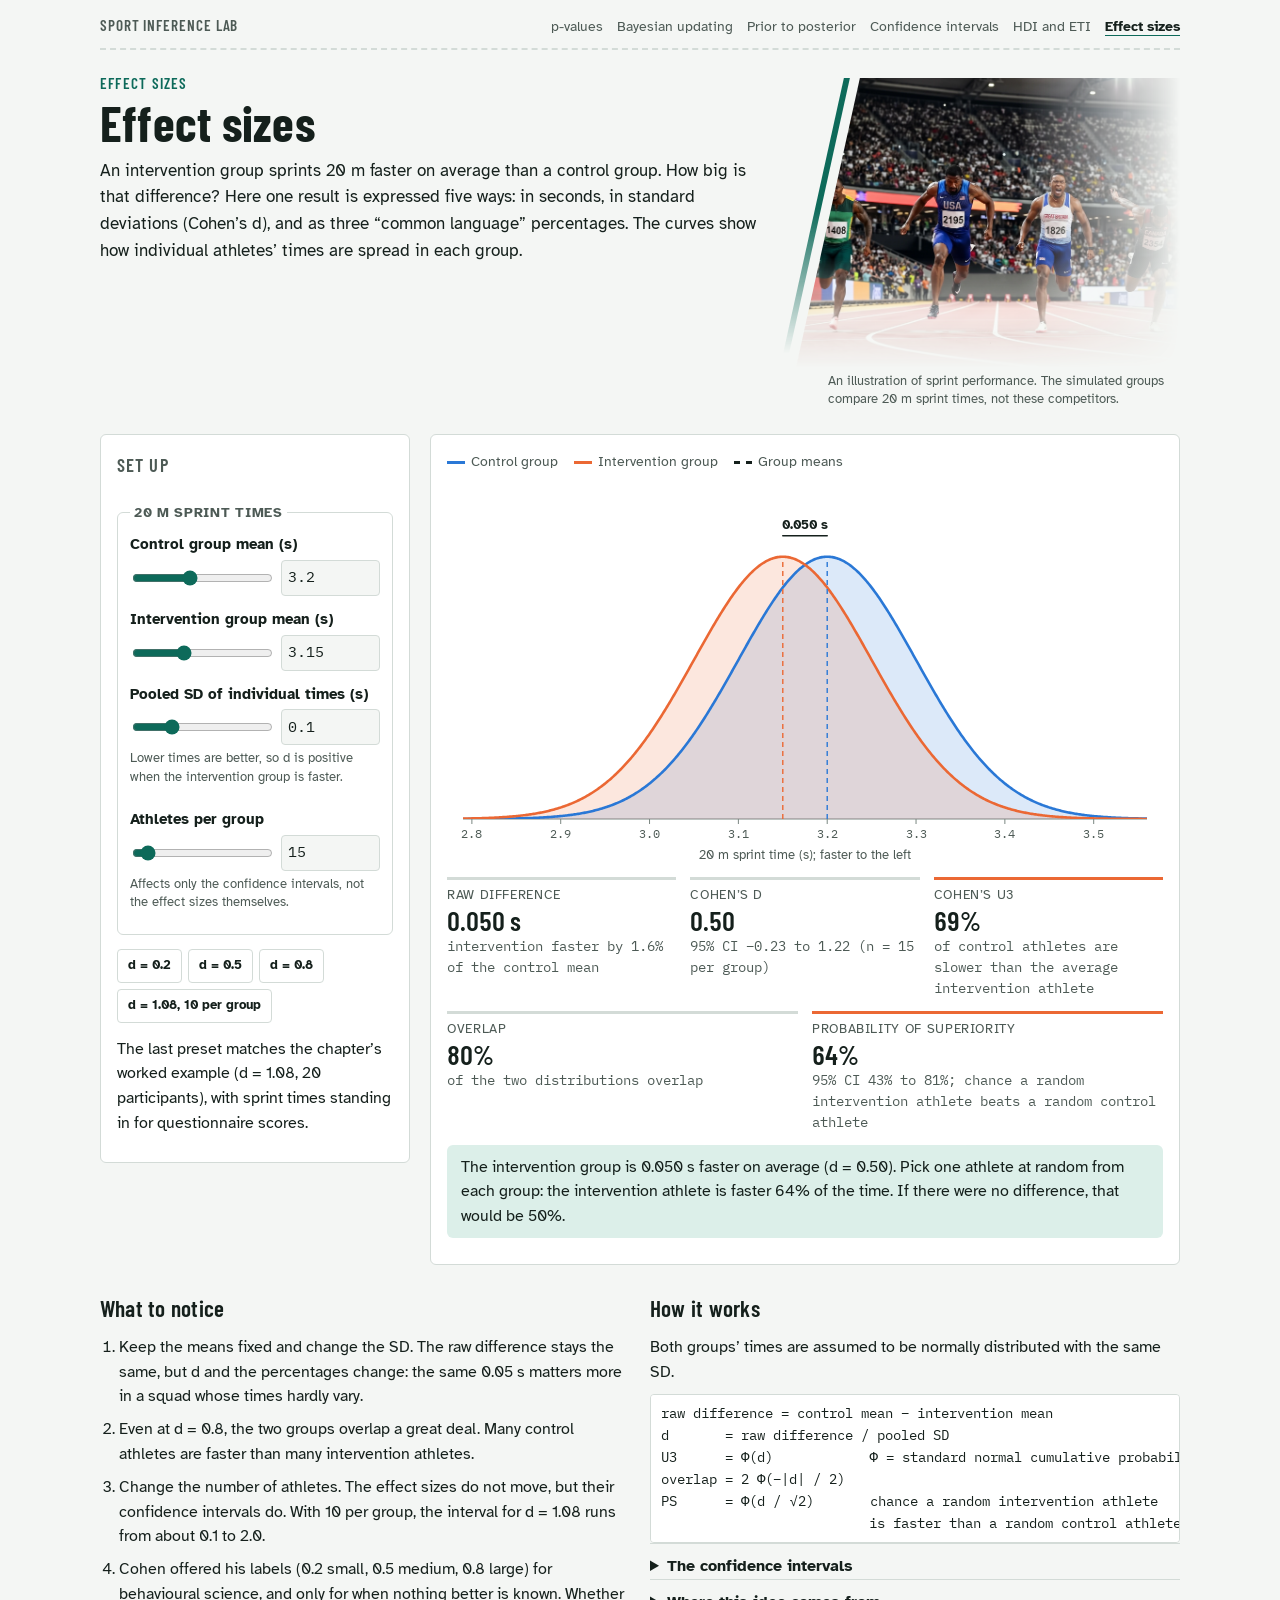
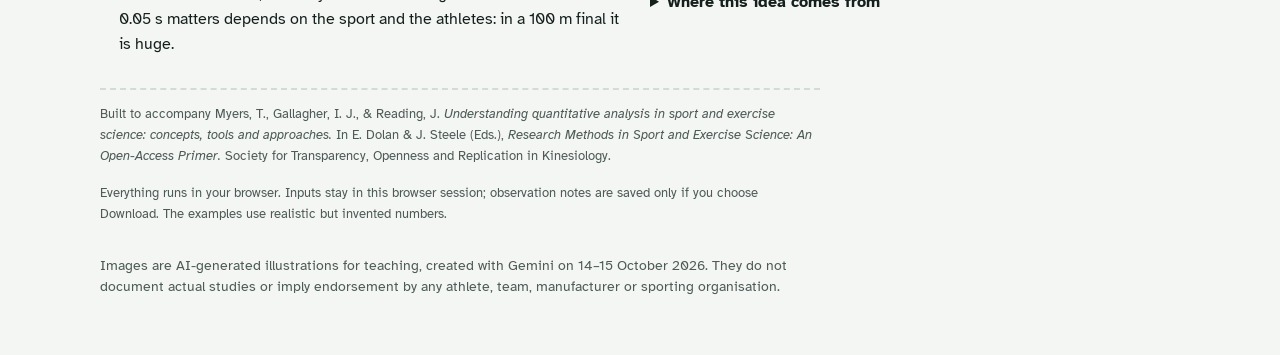
<file: effect-sizes.html>
<!DOCTYPE html>
<html lang="en-GB">
<head>
<meta charset="utf-8">
<meta name="viewport" content="width=device-width, initial-scale=1, viewport-fit=cover">
<title>Effect Size Translator</title>

<style>
/* Layout concept: a lab-bench instrument. Controls on the left like a test protocol, the live figure on the right,
   short "what to notice" prompts underneath. One condensed athletic display face for names and numbers that matter. */
:root {
  --bg: #f4f6f4;
  --surface: #ffffff;
  --ink: #15201c;
  --muted: #4d5a55;
  --faint: #7b8782;
  --line: #d3dbd7;
  --grid: #e6ebe8;
  --accent: #0d6a5a;
  --accent-ink: #ffffff;
  --accent-soft: #dcefe9;
  --s1: #2a78d6;  /* prior / first series (blue) */
  --s2: #eb6834;  /* data / likelihood / second series (orange) */
  --s3: #1baf7a;  /* posterior / third series (aqua) */
  --s3-ink: #0b7a52; /* aqua dark enough for text-adjacent marks on light */
  --miss: #c2410c;
  --font-display: "Barlow Condensed", "Arial Narrow", "Roboto Condensed", sans-serif;
  --font-body: "Atkinson Hyperlegible", "Segoe UI", system-ui, -apple-system, sans-serif;
  --font-data: "IBM Plex Mono", ui-monospace, "SFMono-Regular", Menlo, Consolas, monospace;
  --radius: 6px;
  color-scheme: light;
}
@media (prefers-color-scheme: dark) {
  :root:not([data-theme="light"]) {
    --bg: #101513; --surface: #171e1b; --ink: #e6ece9; --muted: #a8b4af; --faint: #7f8b86; --line: #2e3a35; --grid: #222b27;
    --accent: #4cc2a6; --accent-ink: #08201a; --accent-soft: #173029;
    --s1: #3987e5; --s2: #d95926; --s3: #199e70; --s3-ink: #3fd19c; --miss: #f08a5d;
    color-scheme: dark;
  }
}
:root[data-theme="dark"] {
  --bg: #101513; --surface: #171e1b; --ink: #e6ece9; --muted: #a8b4af; --faint: #7f8b86; --line: #2e3a35; --grid: #222b27;
  --accent: #4cc2a6; --accent-ink: #08201a; --accent-soft: #173029;
  --s1: #3987e5; --s2: #d95926; --s3: #199e70; --s3-ink: #3fd19c; --miss: #f08a5d;
  color-scheme: dark;
}

* { box-sizing: border-box; }
body { background: var(--bg); color: var(--ink); font-family: var(--font-body); font-size: 16px; line-height: 1.55; margin: 0; }
.wrap { max-width: 1120px; margin: 0 auto; padding-inline: 20px; padding-block: 0 48px; }
a { color: var(--accent); }
a:focus-visible, button:focus-visible, input:focus-visible, select:focus-visible, summary:focus-visible { outline: 3px solid var(--accent); outline-offset: 2px; }

/* header: app name plus a lane-line rule */
.site { display: flex; flex-wrap: wrap; align-items: baseline; justify-content: space-between; gap: 6px 16px; padding-block: 14px 10px; border-bottom: 2px dashed var(--line); }
.site a.home { font-family: var(--font-display); font-weight: 600; letter-spacing: .06em; text-transform: uppercase; font-size: .95rem; color: var(--muted); text-decoration: none; }
.site a.home:hover { color: var(--accent); }
.site nav { display: flex; flex-wrap: wrap; gap: 4px 14px; font-size: .9rem; }
.site nav a { color: var(--muted); text-decoration: none; }
.site nav a[aria-current="page"] { color: var(--ink); font-weight: 700; text-decoration: underline; text-decoration-color: var(--accent); text-underline-offset: 4px; }

.intro { padding-block: 22px 8px; max-width: 70ch; }
.eyebrow { font-family: var(--font-display); text-transform: uppercase; letter-spacing: .08em; font-size: .95rem; color: var(--accent); font-weight: 600; margin: 0 0 2px; }
h1 { font-family: var(--font-display); font-weight: 700; font-size: clamp(2.1rem, 5vw, 3.1rem); line-height: 1.02; margin: 0 0 10px; text-wrap: balance; letter-spacing: .005em; }
h2 { font-family: var(--font-display); font-weight: 600; font-size: 1.45rem; margin: 0 0 8px; text-wrap: balance; letter-spacing: .01em; }
h3 { font-size: 1rem; margin: 0 0 6px; }
.lead { font-size: 1.08rem; color: var(--ink); margin: 0; }
p { margin: 0 0 10px; }

/* bench: controls + figure */
.bench { display: grid; grid-template-columns: minmax(250px, 310px) minmax(0, 1fr); gap: 20px; margin-top: 18px; align-items: start; }
@media (max-width: 820px) { .bench { grid-template-columns: minmax(0, 1fr); } }
.panel { background: var(--surface); border: 1px solid var(--line); border-radius: var(--radius); padding: 16px; min-width: 0; }
.panel h2 { font-size: 1.15rem; text-transform: uppercase; letter-spacing: .06em; color: var(--muted); }
.controls { display: grid; gap: 14px; }
.ctl { display: grid; gap: 4px; }
.ctl label { font-size: .92rem; font-weight: 700; }
.ctl .hint { font-size: .82rem; color: var(--muted); line-height: 1.4; }
.pair { display: grid; grid-template-columns: minmax(0, 1fr) 6.2em; gap: 10px; align-items: center; }
input[type="range"] { width: 100%; accent-color: var(--accent); min-height: 28px; }
input[type="number"], select { font: inherit; font-family: var(--font-data); font-size: .92rem; padding: 5px 6px; border: 1px solid var(--line); border-radius: 4px; background: var(--bg); color: var(--ink); width: 100%; min-height: 36px; }
fieldset { border: 1px solid var(--line); border-radius: var(--radius); padding: 10px 12px 12px; margin: 0; display: grid; gap: 12px; }
legend { font-size: .85rem; font-weight: 700; color: var(--muted); padding: 0 4px; text-transform: uppercase; letter-spacing: .05em; }
.btns { display: flex; flex-wrap: wrap; gap: 8px; }
button { font: inherit; font-size: .92rem; font-weight: 700; padding: 8px 14px; min-height: 40px; border-radius: 4px; border: 1px solid var(--line); background: var(--surface); color: var(--ink); cursor: pointer; }
button:hover { border-color: var(--accent); }
button.primary { background: var(--accent); color: var(--accent-ink); border-color: var(--accent); }
button.win { border-color: var(--s3); }
button.loss { border-color: var(--s2); }
button:disabled { opacity: .5; cursor: default; }
.presets { display: flex; flex-wrap: wrap; gap: 6px; }
.presets button { font-weight: 600; font-size: .84rem; padding: 5px 10px; min-height: 34px; }
.check { display: flex; gap: 8px; align-items: flex-start; font-size: .9rem; }
.check input { margin-top: 4px; accent-color: var(--accent); }

/* figure */
.figure { display: grid; gap: 12px; min-width: 0; }
.chart { width: 100%; min-width: 0; position: relative; }
.chart svg { display: block; width: 100%; height: auto; overflow: visible; }
.chart text { font-family: var(--font-body); }
.axis text { fill: var(--muted); font-size: 12px; font-family: var(--font-data); }
.axis-title { fill: var(--muted); font-size: 13px; }
.axis line, .axis path { stroke: var(--line); }
.gridline { stroke: var(--grid); stroke-width: 1; }
.legend { display: flex; flex-wrap: wrap; gap: 6px 16px; font-size: .88rem; color: var(--muted); }
.legend span { display: inline-flex; align-items: center; gap: 6px; }
.swatch { width: 18px; height: 0; border-top: 3px solid; display: inline-block; }
.swatch.dash { border-top-style: dashed; }
.swatch.block { height: 12px; border-top: 0; border-radius: 2px; }
.tip { position: absolute; pointer-events: none; background: var(--surface); color: var(--ink); border: 1px solid var(--line); border-radius: 4px; padding: 6px 8px; font-size: .82rem; font-family: var(--font-data); line-height: 1.35; box-shadow: 0 2px 8px rgb(0 0 0 / .12); white-space: nowrap; z-index: 2; }

/* readouts: the numbers students read off */
.readouts { display: flex; flex-wrap: wrap; gap: 12px 14px; }
/* rows share space evenly: five readouts sit 3 + 2, four sit 2 + 2 */
.readout { border-top: 3px solid var(--line); padding-top: 6px; min-width: 0; flex: 1 1 calc(33.333% - 14px); }
.readouts:has(> .readout:nth-child(4):last-child) .readout { flex-basis: calc(50% - 14px); }
@media (max-width: 520px) { .readout { flex-basis: calc(50% - 14px); } }
.readout.s1 { border-top-color: var(--s1); } .readout.s2 { border-top-color: var(--s2); } .readout.s3 { border-top-color: var(--s3); } .readout.miss { border-top-color: var(--miss); }
.readout .k { font-size: .8rem; color: var(--muted); text-transform: uppercase; letter-spacing: .05em; }
.readout .v { font-family: var(--font-display); font-size: 1.7rem; font-weight: 600; line-height: 1.1; font-variant-numeric: tabular-nums; }
.readout .u { font-size: .85rem; color: var(--muted); font-family: var(--font-data); }
.statement { background: var(--accent-soft); border-radius: var(--radius); padding: 10px 14px; font-size: .98rem; }

/* below the bench */
.notes { display: grid; grid-template-columns: repeat(auto-fit, minmax(280px, 1fr)); gap: 20px; margin-top: 26px; }
.notes > section { min-width: 0; }
.notes ol, .notes ul { padding-left: 1.2em; margin: 0; display: grid; gap: 8px; }
details { border-top: 1px solid var(--line); padding-top: 10px; }
details summary { cursor: pointer; font-weight: 700; }
details[open] summary { margin-bottom: 8px; }
.math { font-family: var(--font-data); font-size: .88rem; background: var(--surface); border: 1px solid var(--line); border-radius: 4px; padding: 8px 10px; overflow-x: auto; white-space: pre; }
.credit { margin-top: 32px; padding-top: 14px; border-top: 2px dashed var(--line); font-size: .84rem; color: var(--muted); display: grid; gap: 6px; max-width: 90ch; }
.sr-only { position: absolute; width: 1px; height: 1px; overflow: hidden; clip: rect(0 0 0 0); white-space: nowrap; }
.tablewrap { overflow-x: auto; }
table.data { border-collapse: collapse; font-size: .85rem; font-family: var(--font-data); font-variant-numeric: tabular-nums; }
table.data th, table.data td { border-bottom: 1px solid var(--line); padding: 4px 10px; text-align: right; }
table.data th:first-child, table.data td:first-child { text-align: left; }
@media (prefers-reduced-motion: reduce) { * { animation: none !important; transition: none !important; } }

/* index: the apps as a ruled list, one row per app */
.cards { display: grid; margin-top: 22px; border-top: 2px solid var(--ink); }
.card { display: grid; grid-template-columns: minmax(0, 15rem) minmax(0, 1fr) minmax(0, 13rem); grid-template-rows: auto auto; column-gap: 24px; row-gap: 2px; align-items: baseline;
  padding: 16px 4px; border-bottom: 1px solid var(--line); text-decoration: none; color: var(--ink); }
.card:hover, .card:focus-visible { background: var(--surface); }
.card:hover .card-name { color: var(--accent); }
.card-sec { grid-column: 1 / -1; font-size: .78rem; text-transform: uppercase; letter-spacing: .06em; color: var(--muted); }
.card-name { font-family: var(--font-display); font-weight: 700; font-size: 1.75rem; line-height: 1.1; }
.card-desc { color: var(--ink); }
.card-unit { font-family: var(--font-data); font-size: .82rem; color: var(--muted); text-align: right; }
@media (max-width: 760px) {
  .card { grid-template-columns: minmax(0, 1fr); }
  .card-unit { text-align: left; }
}

</style>
<link rel="stylesheet" href="assets/chapter-style.css">
</head>
<body data-app="effect">
<div class="wrap">
<section class="intro has-photo">
  <p class="eyebrow">Effect sizes</p>
  <h1>Effect sizes</h1>
  <figure class="photo" style="--focus: 50% 45%"><div class="frame"><img src="assets/img/sprint-final.webp" alt="AI-generated illustration: sprinters racing on a track" loading="eager" decoding="async"></div><figcaption>An illustration of sprint performance. The simulated groups compare 20 m sprint times, not these competitors.</figcaption></figure>
  <p class="lead">An intervention group sprints 20 m faster on average than a control group. How big is that difference? Here one result is expressed five ways: in seconds, in standard deviations (Cohen’s d), and as three “common language” percentages. The curves show how individual athletes’ times are spread in each group.</p>
</section>

<div class="bench">
  <div class="panel controls">
    <h2>Set up</h2>
    <fieldset>
      <legend>20 m sprint times</legend>
      <div class="ctl">
        <label for="mc">Control group mean (s)</label>
        <div class="pair"><input type="range" id="mc" min="2.8" max="3.8" step="0.001" value="3.2"><input type="number" id="mc-n" min="2.8" max="3.8" step="0.001" aria-label="Control mean, number"></div>
      </div>
      <div class="ctl">
        <label for="mi">Intervention group mean (s)</label>
        <div class="pair"><input type="range" id="mi" min="2.8" max="3.8" step="0.001" value="3.15"><input type="number" id="mi-n" min="2.8" max="3.8" step="0.001" aria-label="Intervention mean, number"></div>
      </div>
      <div class="ctl">
        <label for="sd">Pooled SD of individual times (s)</label>
        <div class="pair"><input type="range" id="sd" min="0.03" max="0.3" step="0.005" value="0.1"><input type="number" id="sd-n" min="0.03" max="0.3" step="0.005" aria-label="Pooled SD, number"></div>
        <p class="hint">Lower times are better, so d is positive when the intervention group is faster.</p>
      </div>
      <div class="ctl">
        <label for="np">Athletes per group</label>
        <div class="pair"><input type="range" id="np" min="3" max="200" step="1" value="15"><input type="number" id="np-n" min="3" max="200" step="1" aria-label="Athletes per group, number"></div>
        <p class="hint">Affects only the confidence intervals, not the effect sizes themselves.</p>
      </div>
    </fieldset>
    <div class="presets" role="group" aria-label="Effect presets">
      <button type="button" data-d="0.2">d = 0.2</button>
      <button type="button" data-d="0.5">d = 0.5</button>
      <button type="button" data-d="0.8">d = 0.8</button>
      <button type="button" data-d="1.08" data-n="10">d = 1.08, 10 per group</button>
    </div>
    <p class="hint">The last preset matches the chapter’s worked example (d = 1.08, 20 participants), with sprint times standing in for questionnaire scores.</p>
  </div>

  <div class="figure panel">
    <div class="legend" aria-hidden="true">
      <span><i class="swatch" style="border-color: var(--s1)"></i>Control group</span>
      <span><i class="swatch" style="border-color: var(--s2)"></i>Intervention group</span>
      <span><i class="swatch dash" style="border-color: var(--ink)"></i>Group means</span>
    </div>
    <div id="chart"></div>
    <div class="readouts">
      <div class="readout"><div class="k">Raw difference</div><div class="v" id="rRaw">–</div><div class="u" id="rRawPct">&nbsp;</div></div>
      <div class="readout"><div class="k">Cohen’s d</div><div class="v" id="rD">–</div><div class="u" id="rDci">&nbsp;</div></div>
      <div class="readout s2"><div class="k">Cohen’s U3</div><div class="v" id="rU3">–</div><div class="u">of control athletes are slower than the average intervention athlete</div></div>
      <div class="readout"><div class="k">Overlap</div><div class="v" id="rOvl">–</div><div class="u">of the two distributions overlap</div></div>
      <div class="readout s2"><div class="k">Probability of superiority</div><div class="v" id="rPs">–</div><div class="u" id="rPsCi">&nbsp;</div></div>
    </div>
    <p class="statement" id="statement"></p>
  </div>
</div>

<div class="notes">
  <section>
    <h2>What to notice</h2>
    <ol>
      <li>Keep the means fixed and change the SD. The raw difference stays the same, but d and the percentages change: the same 0.05 s matters more in a squad whose times hardly vary.</li>
      <li>Even at d = 0.8, the two groups overlap a great deal. Many control athletes are faster than many intervention athletes.</li>
      <li>Change the number of athletes. The effect sizes do not move, but their confidence intervals do. With 10 per group, the interval for d = 1.08 runs from about 0.1 to 2.0.</li>
      <li>Cohen offered his labels (0.2 small, 0.5 medium, 0.8 large) for behavioural science, and only for when nothing better is known. Whether 0.05 s matters depends on the sport and the athletes: in a 100 m final it is huge.</li>
    </ol>
  </section>
  <section>
    <h2>How it works</h2>
    <p>Both groups’ times are assumed to be normally distributed with the same SD.</p>
    <div class="math">raw difference = control mean − intervention mean
d       = raw difference / pooled SD
U3      = Φ(d)            Φ = standard normal cumulative probability
overlap = 2 Φ(−|d| / 2)
PS      = Φ(d / √2)       chance a random intervention athlete
                          is faster than a random control athlete</div>
    <details>
      <summary>The confidence intervals</summary>
      <p>The interval for d is exact: it inverts the noncentral t distribution, as packages such as MBESS and effectsize do. The interval for the probability of superiority is obtained by converting the two limits of d. Both assume the normal model above. With small groups, Hedges’ g (d multiplied by a small-sample correction) is slightly smaller than d.</p>
    </details>
    <details>
      <summary>Where this idea comes from</summary>
      <p>Showing one effect size several ways was popularised by Kristoffer Magnusson’s <a href="https://rpsychologist.com/cohend/" target="_blank" rel="noopener noreferrer">Interpreting Cohen’s d<span class="sr-only"> (opens in a new tab)</span></a>. This version was written independently, in sport units, and adds confidence intervals.</p>
    </details>
  </section>
</div>

<footer class="credit"><p>Built to accompany Myers, T., Gallagher, I. J., &amp; Reading, J. <em>Understanding quantitative analysis in sport and exercise science: concepts, tools and approaches.</em> In E. Dolan &amp; J. Steele (Eds.), <em>Research Methods in Sport and Exercise Science: An Open-Access Primer.</em> Society for Transparency, Openness and Replication in Kinesiology.</p><p>Everything runs in your browser. Inputs stay in this browser session; observation notes are saved only if you choose Download. The examples use realistic but invented numbers.</p><p class="chapter-note">Images are AI-generated illustrations for teaching, created with Gemini on 14–15 October 2026. They do not document actual studies or imply endorsement by any athlete, team, manufacturer or sporting organisation.</p></footer>
</div>
<script>
/* Shared maths for the chapter apps. Plain JavaScript, no dependencies.
   Works in the browser (window.Stats) and in Node (module.exports) for testing. */
(function (root) {
  'use strict';

  // ---------- random numbers (seeded, so a "reset" can replay) ----------
  function mulberry32(seed) {
    let a = seed >>> 0;
    const rng = function () {
      a = (a + 0x6D2B79F5) >>> 0;
      let t = a;
      t = Math.imul(t ^ (t >>> 15), t | 1);
      t ^= t + Math.imul(t ^ (t >>> 7), t | 61);
      return ((t ^ (t >>> 14)) >>> 0) / 4294967296;
    };
    let spare = null;
    rng.normal = function () {
      if (spare !== null) { const s = spare; spare = null; return s; }
      let u = 0;
      while (u === 0) u = rng();
      const v = rng(), m = Math.sqrt(-2 * Math.log(u));
      spare = m * Math.sin(2 * Math.PI * v);
      return m * Math.cos(2 * Math.PI * v);
    };
    return rng;
  }

  // ---------- special functions ----------
  function lgamma(x) { // Lanczos (Numerical Recipes), x > 0
    const c = [76.18009172947146, -86.50532032941677, 24.01409824083091, -1.231739572450155, 0.1208650973866179e-2, -0.5395239384953e-5];
    let y = x, tmp = x + 5.5; tmp -= (x + 0.5) * Math.log(tmp);
    let ser = 1.000000000190015;
    for (let j = 0; j < 6; j++) ser += c[j] / ++y;
    return -tmp + Math.log(2.5066282746310005 * ser / x);
  }
  function betacf(a, b, x) {
    const MAXIT = 400, EPS = 3e-14, FPMIN = 1e-300;
    const qab = a + b, qap = a + 1, qam = a - 1;
    let c = 1, d = 1 - qab * x / qap;
    if (Math.abs(d) < FPMIN) d = FPMIN; d = 1 / d; let h = d;
    for (let m = 1; m <= MAXIT; m++) {
      const m2 = 2 * m;
      let aa = m * (b - m) * x / ((qam + m2) * (a + m2));
      d = 1 + aa * d; if (Math.abs(d) < FPMIN) d = FPMIN; c = 1 + aa / c; if (Math.abs(c) < FPMIN) c = FPMIN; d = 1 / d; h *= d * c;
      aa = -(a + m) * (qab + m) * x / ((a + m2) * (qap + m2));
      d = 1 + aa * d; if (Math.abs(d) < FPMIN) d = FPMIN; c = 1 + aa / c; if (Math.abs(c) < FPMIN) c = FPMIN; d = 1 / d;
      const del = d * c; h *= del; if (Math.abs(del - 1) < EPS) break;
    }
    return h;
  }
  function ibeta(x, a, b) { // regularised incomplete beta I_x(a, b)
    if (x <= 0) return 0; if (x >= 1) return 1;
    const bt = Math.exp(lgamma(a + b) - lgamma(a) - lgamma(b) + a * Math.log(x) + b * Math.log(1 - x));
    return (x < (a + 1) / (a + b + 2)) ? bt * betacf(a, b, x) / a : 1 - bt * betacf(b, a, 1 - x) / b;
  }

  // ---------- normal ----------
  function normPdf(x, m, s) { const z = (x - m) / s; return Math.exp(-0.5 * z * z) / (s * 2.5066282746310002); }
  function normCdf(z) { // via the Numerical Recipes erfc approximation (fractional error < 1.2e-7)
    const x = Math.abs(z) / Math.SQRT2, tt = 1 / (1 + 0.5 * x);
    const r = tt * Math.exp(-x * x - 1.26551223 + tt * (1.00002368 + tt * (0.37409196 + tt * (0.09678418 + tt * (-0.18628806 +
      tt * (0.27886807 + tt * (-1.13520398 + tt * (1.48851587 + tt * (-0.82215223 + tt * 0.17087277)))))))));
    return z >= 0 ? 1 - 0.5 * r : 0.5 * r;
  }
  function normQuantile(p) { // Acklam, refined by one Halley step
    if (p <= 0) return -Infinity; if (p >= 1) return Infinity;
    const a = [-3.969683028665376e+01, 2.209460984245205e+02, -2.759285104469687e+02, 1.383577518672690e+02, -3.066479806614716e+01, 2.506628277459239e+00],
      b = [-5.447609879822406e+01, 1.615858368580409e+02, -1.556989798598866e+02, 6.680131188771972e+01, -1.328068155288572e+01],
      c = [-7.784894002430293e-03, -3.223964580411365e-01, -2.400758277161838e+00, -2.549732539343734e+00, 4.374664141464968e+00, 2.938163982698783e+00],
      d = [7.784695709041462e-03, 3.224671290700398e-01, 2.445134137142996e+00, 3.754408661907416e+00];
    const pl = 0.02425; let q, r, x;
    if (p < pl) { q = Math.sqrt(-2 * Math.log(p)); x = (((((c[0] * q + c[1]) * q + c[2]) * q + c[3]) * q + c[4]) * q + c[5]) / ((((d[0] * q + d[1]) * q + d[2]) * q + d[3]) * q + 1); }
    else if (p > 1 - pl) { q = Math.sqrt(-2 * Math.log(1 - p)); x = -(((((c[0] * q + c[1]) * q + c[2]) * q + c[3]) * q + c[4]) * q + c[5]) / ((((d[0] * q + d[1]) * q + d[2]) * q + d[3]) * q + 1); }
    else { q = p - 0.5; r = q * q; x = (((((a[0] * r + a[1]) * r + a[2]) * r + a[3]) * r + a[4]) * r + a[5]) * q / (((((b[0] * r + b[1]) * r + b[2]) * r + b[3]) * r + b[4]) * r + 1); }
    const e = normCdf(x) - p, u = e * 2.5066282746310002 * Math.exp(x * x / 2);
    return x - u / (1 + x * u / 2);
  }

  // ---------- Student t ----------
  function tCdf(t, df) {
    const x = df / (df + t * t), tail = 0.5 * ibeta(x, df / 2, 0.5);
    return t >= 0 ? 1 - tail : tail;
  }
  function tPdf(t, df) {
    return Math.exp(lgamma((df + 1) / 2) - lgamma(df / 2) - 0.5 * Math.log(df * Math.PI) - (df + 1) / 2 * Math.log(1 + t * t / df));
  }
  function tQuantile(p, df) { // bisection on the CDF
    if (p === 0.5) return 0;
    let lo = -1e3, hi = 1e3;
    for (let i = 0; i < 200; i++) { const mid = (lo + hi) / 2; if (tCdf(mid, df) < p) lo = mid; else hi = mid; }
    return (lo + hi) / 2;
  }

  // ---------- noncentral t CDF (for the confidence interval of Cohen's d) ----------
  // P(T <= t | df, ncp) = integral over v of Phi(t * sqrt(v/df) - ncp) * f_chi2(v; df) dv,
  // integrated on the scale u = sqrt(v/df) with Simpson's rule.
  function nctCdf(t, df, ncp) {
    const sd = Math.sqrt(1 / (2 * df)), lo = Math.max(1e-9, 1 - 12 * sd), hi = 1 + 14 * sd + 2 / Math.sqrt(df);
    const N = 2000, h = (hi - lo) / N;
    const logc = (df / 2) * Math.log(df / 2) - lgamma(df / 2) + Math.log(2);
    let s = 0;
    for (let i = 0; i <= N; i++) {
      const u = lo + i * h;
      // density of u = sqrt(chi2_df/df): 2 (df/2)^(df/2) / Gamma(df/2) u^(df-1) exp(-df u^2 / 2)
      const f = Math.exp(logc + (df - 1) * Math.log(u) - df * u * u / 2);
      const w = (i === 0 || i === N) ? 1 : (i % 2 ? 4 : 2);
      s += w * f * normCdf(t * u - ncp);
    }
    return s * h / 3;
  }
  function solveMonotone(fn, target, lo, hi, increasing) {
    for (let i = 0; i < 100; i++) {
      const mid = (lo + hi) / 2, v = fn(mid);
      if ((v < target) === increasing) lo = mid; else hi = mid;
    }
    return (lo + hi) / 2;
  }
  // Exact confidence interval for Cohen's d from two independent groups (pooled SD).
  function dConfidenceInterval(d, n1, n2, level) {
    const df = n1 + n2 - 2, k = Math.sqrt(n1 * n2 / (n1 + n2)), t = d * k, a = (1 - level) / 2;
    const span = Math.abs(t) + 12 + 6 * Math.sqrt(1 + t * t / (2 * df));
    // nctCdf decreases as ncp increases
    const ncpLo = solveMonotone(ncp => nctCdf(t, df, ncp), 1 - a, t - span, t + span, false);
    const ncpHi = solveMonotone(ncp => nctCdf(t, df, ncp), a, t - span, t + span, false);
    return [ncpLo / k, ncpHi / k];
  }

  // ---------- beta distribution ----------
  function betaLogPdf(x, a, b) {
    if (x <= 0 || x >= 1) {
      if ((x === 0 && a === 1) || (x === 1 && b === 1)) return lgamma(a + b) - lgamma(a) - lgamma(b);
      if ((x === 0 && a < 1) || (x === 1 && b < 1)) return Infinity;
      return -Infinity;
    }
    return lgamma(a + b) - lgamma(a) - lgamma(b) + (a - 1) * Math.log(x) + (b - 1) * Math.log(1 - x);
  }
  function betaPdf(x, a, b) { return Math.exp(betaLogPdf(x, a, b)); }
  function betaCdf(x, a, b) { return ibeta(x, a, b); }
  function betaQuantile(p, a, b) { let lo = 0, hi = 1; for (let i = 0; i < 80; i++) { const m = (lo + hi) / 2; if (ibeta(m, a, b) < p) lo = m; else hi = m; } return (lo + hi) / 2; }
  // Highest density interval of a unimodal beta: the narrowest interval holding `level`.
  function betaHDI(a, b, level) {
    if (a <= 1 && b > 1) return [0, betaQuantile(level, a, b)];      // density highest at 0
    if (b <= 1 && a > 1) return [betaQuantile(1 - level, a, b), 1];  // density highest at 1
    // minimise width over the lower tail probability p in [0, 1 - level]
    let lo = 0, hi = 1 - level;
    const width = p => betaQuantile(p + level, a, b) - betaQuantile(p, a, b);
    for (let i = 0; i < 80; i++) {
      const m1 = lo + (hi - lo) / 3, m2 = hi - (hi - lo) / 3;
      if (width(m1) < width(m2)) hi = m2; else lo = m1;
    }
    const p = (lo + hi) / 2;
    return [betaQuantile(p, a, b), betaQuantile(p + level, a, b)];
  }

  const api = { mulberry32, lgamma, ibeta, normPdf, normCdf, normQuantile, tCdf, tPdf, tQuantile, nctCdf, dConfidenceInterval,
    betaPdf, betaLogPdf, betaCdf, betaQuantile, betaHDI };
  if (typeof module !== 'undefined' && module.exports) module.exports = api; else root.Stats = api;
})(typeof window !== 'undefined' ? window : this);

</script>
<script>
/* Shared interface helpers: navigation, linked slider/number inputs, number formatting and a small SVG chart. */
(function (root) {
  'use strict';
  const NS = 'http://www.w3.org/2000/svg';

  const APPS = [
    { id: 'pvalue', file: 'p-values.html', name: 'p-values' },
    { id: 'updating', file: 'bayesian-updating.html', name: 'Bayesian updating' },
    { id: 'prior', file: 'prior-to-posterior.html', name: 'Prior to posterior' },
    { id: 'ci', file: 'confidence-intervals.html', name: 'Confidence intervals' },
    { id: 'credible', file: 'credible-intervals.html', name: 'HDI and ETI' },
    { id: 'effect', file: 'effect-sizes.html', name: 'Effect sizes' }
  ];

  const $ = (s, r) => (r || document).querySelector(s);

  function header() {
    const here = document.body.dataset.app;
    const el = document.createElement('header');
    el.className = 'site';
    const home = document.createElement('a');
    home.className = 'home'; home.href = 'index.html'; home.textContent = 'Sport Inference Lab';
    const nav = document.createElement('nav');
    nav.setAttribute('aria-label', 'Apps');
    APPS.forEach(a => {
      const l = document.createElement('a');
      l.href = a.file; l.textContent = a.name;
      if (a.id === here) l.setAttribute('aria-current', 'page');
      nav.appendChild(l);
    });
    el.append(home, nav);
    const wrap = $('.wrap');
    wrap.insertBefore(el, wrap.firstChild);
  }

  // A range slider and a number box that stay in step. Returns a getter; calls onChange on every change.
  function bindPair(id, onChange) {
    const range = document.getElementById(id), num = document.getElementById(id + '-n');
    const clamp = v => Math.min(+range.max, Math.max(+range.min, v));
    range.addEventListener('input', () => { num.value = range.value; onChange(); });
    num.addEventListener('change', () => {
      let v = parseFloat(num.value);
      if (!Number.isFinite(v)) v = parseFloat(range.value);
      v = clamp(v); range.value = v; num.value = range.value; onChange();
    });
    num.value = range.value;
    return {
      get: () => parseFloat(range.value),
      set: v => { range.value = v; num.value = range.value; }
    };
  }

  function fmt(x, dp) {
    if (!Number.isFinite(x)) return '–';
    const s = x.toFixed(dp);
    return (s.startsWith('-') && parseFloat(s) !== 0 ? '−' + s.slice(1) : s.replace(/^-/, ''));
  }
  function pct(p, dp) {
    if (p > 0.999 && dp <= 1) return '> 99.9%';
    if (p < 0.001 && dp <= 1) return '< 0.1%';
    return fmt(100 * p, dp === undefined ? 1 : dp) + '%';
  }

  function niceTicks(lo, hi, n) {
    const span = hi - lo; if (!(span > 0)) return [lo];
    const raw = span / n, mag = Math.pow(10, Math.floor(Math.log10(raw))), f = raw / mag;
    const step = (f < 1.5 ? 1 : f < 3 ? 2 : f < 7 ? 5 : 10) * mag;
    const out = [];
    for (let v = Math.ceil(lo / step - 1e-9) * step; v <= hi + 1e-9 * step; v += step) out.push(Math.abs(v) < step * 1e-9 ? 0 : v);
    return out;
  }
  function decimalsFor(ticks) {
    if (ticks.length < 2) return 0;
    const step = Math.abs(ticks[1] - ticks[0]);
    return Math.max(0, Math.min(4, -Math.floor(Math.log10(step) + 1e-9)));
  }

  function el(tag, attrs, parent, style) {
    const e = document.createElementNS(NS, tag);
    for (const k in attrs) e.setAttribute(k, attrs[k]);
    if (style) e.setAttribute('style', style);
    if (parent) parent.appendChild(e);
    return e;
  }

  /* chart(container, describe): describe(width) returns a spec:
     { height, x:[lo,hi], y:[lo,hi], xlabel, ylabel, yTicks:false to hide the y axis numbers,
       xTickValues:[...] and xTickFormat(v) -> label, both optional (used for a log-scale axis),
       layers:[...], hover(xValue, yValue) -> {html, dots:[{x,y,color}]} | null, onClick(xValue, yValue) optional,
       label: text for screen readers } */
  function chart(container, describe) {
    const box = document.createElement('div'); box.className = 'chart'; container.appendChild(box);
    const tip = document.createElement('div'); tip.className = 'tip'; tip.hidden = true;
    let spec = null, svg = null, sx = null, sy = null;

    function render() {
      const W = Math.max(280, Math.round(box.clientWidth || container.clientWidth || 600));
      spec = describe(W);
      const H = spec.height || Math.round(Math.min(380, Math.max(230, W * 0.56)));
      const m = { l: spec.yTicks === false ? 16 : 52, r: 16, t: 14, b: 46 };
      const iw = W - m.l - m.r, ih = H - m.t - m.b;
      sx = v => m.l + (v - spec.x[0]) / (spec.x[1] - spec.x[0]) * iw;
      sy = v => m.t + ih - (v - spec.y[0]) / (spec.y[1] - spec.y[0]) * ih;
      box.innerHTML = '';
      svg = el('svg', { viewBox: `0 0 ${W} ${H}`, width: W, height: H, role: 'img', 'aria-label': spec.label || '' }, box);
      // grid and axes
      const xt = spec.xTickValues || niceTicks(spec.x[0], spec.x[1], Math.max(3, Math.round(iw / 80)));
      const xd = spec.xDecimals !== undefined ? spec.xDecimals : decimalsFor(xt);
      const ax = el('g', { class: 'axis' }, svg);
      if (spec.yTicks !== false) {
        const yt = niceTicks(spec.y[0], spec.y[1], 4), yd = decimalsFor(yt);
        yt.forEach(v => {
          el('line', { x1: m.l, x2: m.l + iw, y1: sy(v), y2: sy(v), class: 'gridline' }, svg);
          el('text', { x: m.l - 8, y: sy(v) + 4, 'text-anchor': 'end' }, ax).textContent = fmt(v, yd);
        });
      }
      el('line', { x1: m.l, x2: m.l + iw, y1: m.t + ih, y2: m.t + ih }, ax, 'stroke: var(--faint)');
      xt.forEach(v => {
        if (v < spec.x[0] - 1e-12 || v > spec.x[1] + 1e-12) return;
        el('line', { x1: sx(v), x2: sx(v), y1: m.t + ih, y2: m.t + ih + 5 }, ax, 'stroke: var(--faint)');
        el('text', { x: sx(v), y: m.t + ih + 19, 'text-anchor': 'middle' }, ax).textContent = spec.xTickFormat ? spec.xTickFormat(v) : fmt(v, xd);
      });
      if (spec.xlabel) el('text', { x: m.l + iw / 2, y: H - 6, 'text-anchor': 'middle', class: 'axis-title' }, svg).textContent = spec.xlabel;
      if (spec.ylabel && spec.yTicks !== false) el('text', { x: 14, y: m.t + ih / 2, 'text-anchor': 'middle', class: 'axis-title', transform: `rotate(-90 14 ${m.t + ih / 2})` }, svg).textContent = spec.ylabel;
      // clip to plotting area
      const id = 'c' + Math.random().toString(36).slice(2);
      const cp = el('clipPath', { id }, el('defs', {}, svg));
      el('rect', { x: m.l, y: m.t - 2, width: iw, height: ih + 2 }, cp);
      const g = el('g', { 'clip-path': `url(#${id})` }, svg);
      const top = el('g', {}, svg);
      (spec.layers || []).forEach(L => drawLayer(L, L.unclipped ? top : g, { m, iw, ih, W, H }));
      // hover layer
      if (spec.hover) {
        const cross = el('line', { y1: m.t, y2: m.t + ih, visibility: 'hidden' }, svg, 'stroke: var(--faint); stroke-dasharray: 3 3');
        const dotsG = el('g', {}, svg);
        const hit = el('rect', { x: m.l, y: m.t, width: iw, height: ih, fill: 'transparent' }, svg, 'cursor: crosshair');
        const move = ev => {
          const r = svg.getBoundingClientRect();
          const px = (ev.clientX - r.left) * (W / r.width), py = (ev.clientY - r.top) * (H / r.height);
          const xv = spec.x[0] + (px - m.l) / iw * (spec.x[1] - spec.x[0]);
          const yv = spec.y[0] + (m.t + ih - py) / ih * (spec.y[1] - spec.y[0]);
          const h = spec.hover(xv, yv);
          if (!h) { leave(); return; }
          if (h.noCross) cross.setAttribute('visibility', 'hidden');
          else { cross.setAttribute('x1', px); cross.setAttribute('x2', px); cross.setAttribute('visibility', 'visible'); }
          dotsG.innerHTML = '';
          (h.dots || []).forEach(d => { if (Number.isFinite(d.y)) el('circle', { cx: sx(d.x), cy: sy(Math.min(d.y, spec.y[1])), r: 4.5 }, dotsG, `fill: ${d.color}; stroke: var(--surface); stroke-width: 2`); });
          tip.innerHTML = h.html; tip.hidden = false;
          const bx = box.getBoundingClientRect();
          let left = ev.clientX - bx.left + 14; const tw = tip.offsetWidth;
          if (left + tw > bx.width) left = ev.clientX - bx.left - tw - 14;
          tip.style.left = Math.max(0, left) + 'px'; tip.style.top = Math.max(0, ev.clientY - bx.top - 10) + 'px';
        };
        const leave = () => { cross.setAttribute('visibility', 'hidden'); dotsG.innerHTML = ''; tip.hidden = true; };
        hit.addEventListener('pointermove', move); hit.addEventListener('pointerdown', move); hit.addEventListener('pointerleave', leave);
        // optional click handler: spec.onClick(xValue, yValue)
        if (spec.onClick) {
          hit.style.cursor = 'pointer';
          hit.addEventListener('click', ev => {
            const r = svg.getBoundingClientRect();
            const px = (ev.clientX - r.left) * (W / r.width), py = (ev.clientY - r.top) * (H / r.height);
            spec.onClick(spec.x[0] + (px - m.l) / iw * (spec.x[1] - spec.x[0]), spec.y[0] + (m.t + ih - py) / ih * (spec.y[1] - spec.y[0]));
          });
        }
      }
      box.appendChild(tip);
    }

    function drawLayer(L, g, dim) {
      const { m, ih } = dim;
      const style = (L.style || '');
      if (L.type === 'line' || L.type === 'area') {
        const pts = L.points.filter(p => Number.isFinite(p[1]));
        if (!pts.length) return;
        const yClamp = v => Math.min(v, spec.y[1] * 1.5);
        let d = pts.map((p, i) => (i ? 'L' : 'M') + sx(p[0]).toFixed(2) + ' ' + sy(yClamp(p[1])).toFixed(2)).join(' ');
        if (L.type === 'area') {
          const base = sy(L.base !== undefined ? L.base : 0);
          d += ` L${sx(pts[pts.length - 1][0]).toFixed(2)} ${base} L${sx(pts[0][0]).toFixed(2)} ${base} Z`;
          el('path', { d }, g, `fill: ${L.color}; fill-opacity: ${L.opacity || 0.25}; stroke: none; ${style}`);
        } else {
          el('path', { d, fill: 'none' }, g, `fill: none; stroke: ${L.color}; stroke-width: ${L.width || 2.5}; stroke-linejoin: round; ${L.dash ? 'stroke-dasharray: 7 5;' : ''} ${style}`);
        }
      } else if (L.type === 'vline') {
        el('line', { x1: sx(L.x), x2: sx(L.x), y1: L.y0 !== undefined ? sy(L.y0) : m.t, y2: L.y1 !== undefined ? sy(L.y1) : m.t + ih }, g,
          `stroke: ${L.color}; stroke-width: ${L.width || 1.5}; ${L.dash ? 'stroke-dasharray: 5 4;' : ''}`);
      } else if (L.type === 'segment') {
        el('line', { x1: sx(L.x0), x2: sx(L.x1), y1: sy(L.y0), y2: sy(L.y1) }, g,
          `stroke: ${L.color}; stroke-width: ${L.width || 2}; stroke-linecap: round; ${L.dash ? 'stroke-dasharray: 5 4;' : ''} ${style}`);
      } else if (L.type === 'point') {
        el('circle', { cx: sx(L.x), cy: sy(L.y), r: L.r || 4 }, g, `fill: ${L.color}; stroke: var(--surface); stroke-width: ${L.ring === false ? 0 : 1.5}`);
      } else if (L.type === 'cross') {
        const cx = sx(L.x), cy = sy(L.y), r = L.r || 4;
        el('path', { d: `M${cx - r} ${cy - r} L${cx + r} ${cy + r} M${cx - r} ${cy + r} L${cx + r} ${cy - r}` }, g, `stroke: ${L.color}; stroke-width: 2.2; fill: none`);
      } else if (L.type === 'text') {
        el('text', { x: sx(L.x) + (L.dx || 0), y: sy(L.y) + (L.dy || 0), 'text-anchor': L.anchor || 'start' }, g,
          `fill: ${L.color || 'var(--ink)'}; font-size: ${L.size || 12.5}px; font-weight: ${L.weight || 600}; paint-order: stroke; stroke: var(--surface); stroke-width: 3px; stroke-linejoin: round;`).textContent = L.text;
      } else if (L.type === 'rect') {
        const x0 = sx(L.x0), x1 = sx(L.x1), y0 = sy(L.y1), y1 = sy(L.y0);
        el('rect', { x: Math.min(x0, x1), y: Math.min(y0, y1), width: Math.abs(x1 - x0), height: Math.abs(y1 - y0), rx: L.rx || 0 }, g,
          `fill: ${L.color}; fill-opacity: ${L.opacity === undefined ? 1 : L.opacity}`);
      }
    }

    let raf = 0;
    const ro = new ResizeObserver(() => { cancelAnimationFrame(raf); raf = requestAnimationFrame(render); });
    ro.observe(box);
    return { render };
  }

  // evenly spaced grid
  function grid(lo, hi, n) { const out = new Array(n + 1); for (let i = 0; i <= n; i++) out[i] = lo + (hi - lo) * i / n; return out; }

  root.UI = { APPS, $, header, bindPair, fmt, pct, chart, grid, niceTicks };
  document.addEventListener('DOMContentLoaded', header);
})(window);

</script>
<script>
(function () {
  'use strict';
  const S = window.Stats, U = window.UI, $ = U.$;
  const mc = U.bindPair('mc', update), mi = U.bindPair('mi', update), sd = U.bindPair('sd', update), np = U.bindPair('np', update);

  function model() {
    const raw = mc.get() - mi.get(), d = raw / sd.get(), n = np.get();
    const ci = S.dConfidenceInterval(d, n, n, 0.95);
    return { raw, d, n, ci, u3: S.normCdf(d), ovl: 2 * S.normCdf(-Math.abs(d) / 2), ps: S.normCdf(d / Math.SQRT2),
      psCi: [S.normCdf(ci[0] / Math.SQRT2), S.normCdf(ci[1] / Math.SQRT2)] };
  }

  const chart = U.chart($('#chart'), W => {
    const s = sd.get(), a = mc.get(), b = mi.get();
    const lo = Math.min(a, b) - 3.6 * s, hi = Math.max(a, b) + 3.6 * s;
    const xs = U.grid(lo, hi, 600);
    const c = xs.map(x => [x, S.normPdf(x, a, s)]), i = xs.map(x => [x, S.normPdf(x, b, s)]);
    const ymax = S.normPdf(0, 0, s) * 1.22;
    const left = Math.min(a, b), right = Math.max(a, b);
    return {
      x: [lo, hi], y: [0, ymax], yTicks: false, xlabel: '20 m sprint time (s); faster to the left',
      layers: [
        { type: 'area', points: c, color: 'var(--s1)', opacity: 0.16 },
        { type: 'area', points: i, color: 'var(--s2)', opacity: 0.16 },
        { type: 'line', points: c, color: 'var(--s1)', width: 2.6 },
        { type: 'line', points: i, color: 'var(--s2)', width: 2.6 },
        { type: 'vline', x: a, y0: 0, y1: S.normPdf(0, 0, s), color: 'var(--s1)', dash: true, width: 1.4 },
        { type: 'vline', x: b, y0: 0, y1: S.normPdf(0, 0, s), color: 'var(--s2)', dash: true, width: 1.4 },
        { type: 'segment', x0: left, x1: right, y0: S.normPdf(0, 0, s) * 1.08, y1: S.normPdf(0, 0, s) * 1.08, color: 'var(--ink)', width: 1.6 },
        { type: 'text', x: (left + right) / 2, y: S.normPdf(0, 0, s) * 1.08, dy: -7, anchor: 'middle', text: `${U.fmt(Math.abs(a - b), 3)} s`, color: 'var(--ink)', size: 12.5 }
      ],
      label: `Distributions of sprint times: control mean ${U.fmt(a, 3)} s, intervention mean ${U.fmt(b, 3)} s, SD ${U.fmt(s, 3)} s`,
      hover: x => ({
        html: `${U.fmt(x, 3)} s<br>slower than this: control ${U.pct(1 - S.normCdf((x - a) / s), 0)}, intervention ${U.pct(1 - S.normCdf((x - b) / s), 0)}`,
        dots: [{ x, y: S.normPdf(x, a, s), color: 'var(--s1)' }, { x, y: S.normPdf(x, b, s), color: 'var(--s2)' }]
      })
    };
  });

  function update() {
    const M = model();
    const faster = M.raw >= 0 ? 'faster' : 'slower';
    $('#rRaw').textContent = `${U.fmt(Math.abs(M.raw), 3)} s`;
    $('#rRawPct').textContent = `intervention ${faster} by ${U.fmt(Math.abs(M.raw) / mc.get() * 100, 1)}% of the control mean`;
    $('#rD').textContent = U.fmt(M.d, 2);
    $('#rDci').textContent = `95% CI ${U.fmt(M.ci[0], 2)} to ${U.fmt(M.ci[1], 2)} (n = ${M.n} per group)`;
    $('#rU3').textContent = U.pct(M.u3, 0);
    $('#rOvl').textContent = U.pct(M.ovl, 0);
    $('#rPs').textContent = U.pct(M.ps, 0);
    $('#rPsCi').textContent = `95% CI ${U.pct(M.psCi[0], 0)} to ${U.pct(M.psCi[1], 0)}; chance a random intervention athlete beats a random control athlete`;
    $('#statement').textContent = `The intervention group is ${U.fmt(Math.abs(M.raw), 3)} s ${faster} on average (d = ${U.fmt(M.d, 2)}). Pick one athlete at random from each group: the intervention athlete is faster ${U.pct(M.ps, 0)} of the time. If there were no difference, that would be 50%.`;
    chart.render();
  }

  document.querySelectorAll('[data-d]').forEach(btn => btn.addEventListener('click', () => {
    const d = Number(btn.dataset.d);
    mc.set(3.2); sd.set(0.1); mi.set(+(3.2 - d * 0.1).toFixed(3));
    if (btn.dataset.n) np.set(Number(btn.dataset.n));
    update();
  }));
  update();
})();

</script>
</body>
</html>
</file>
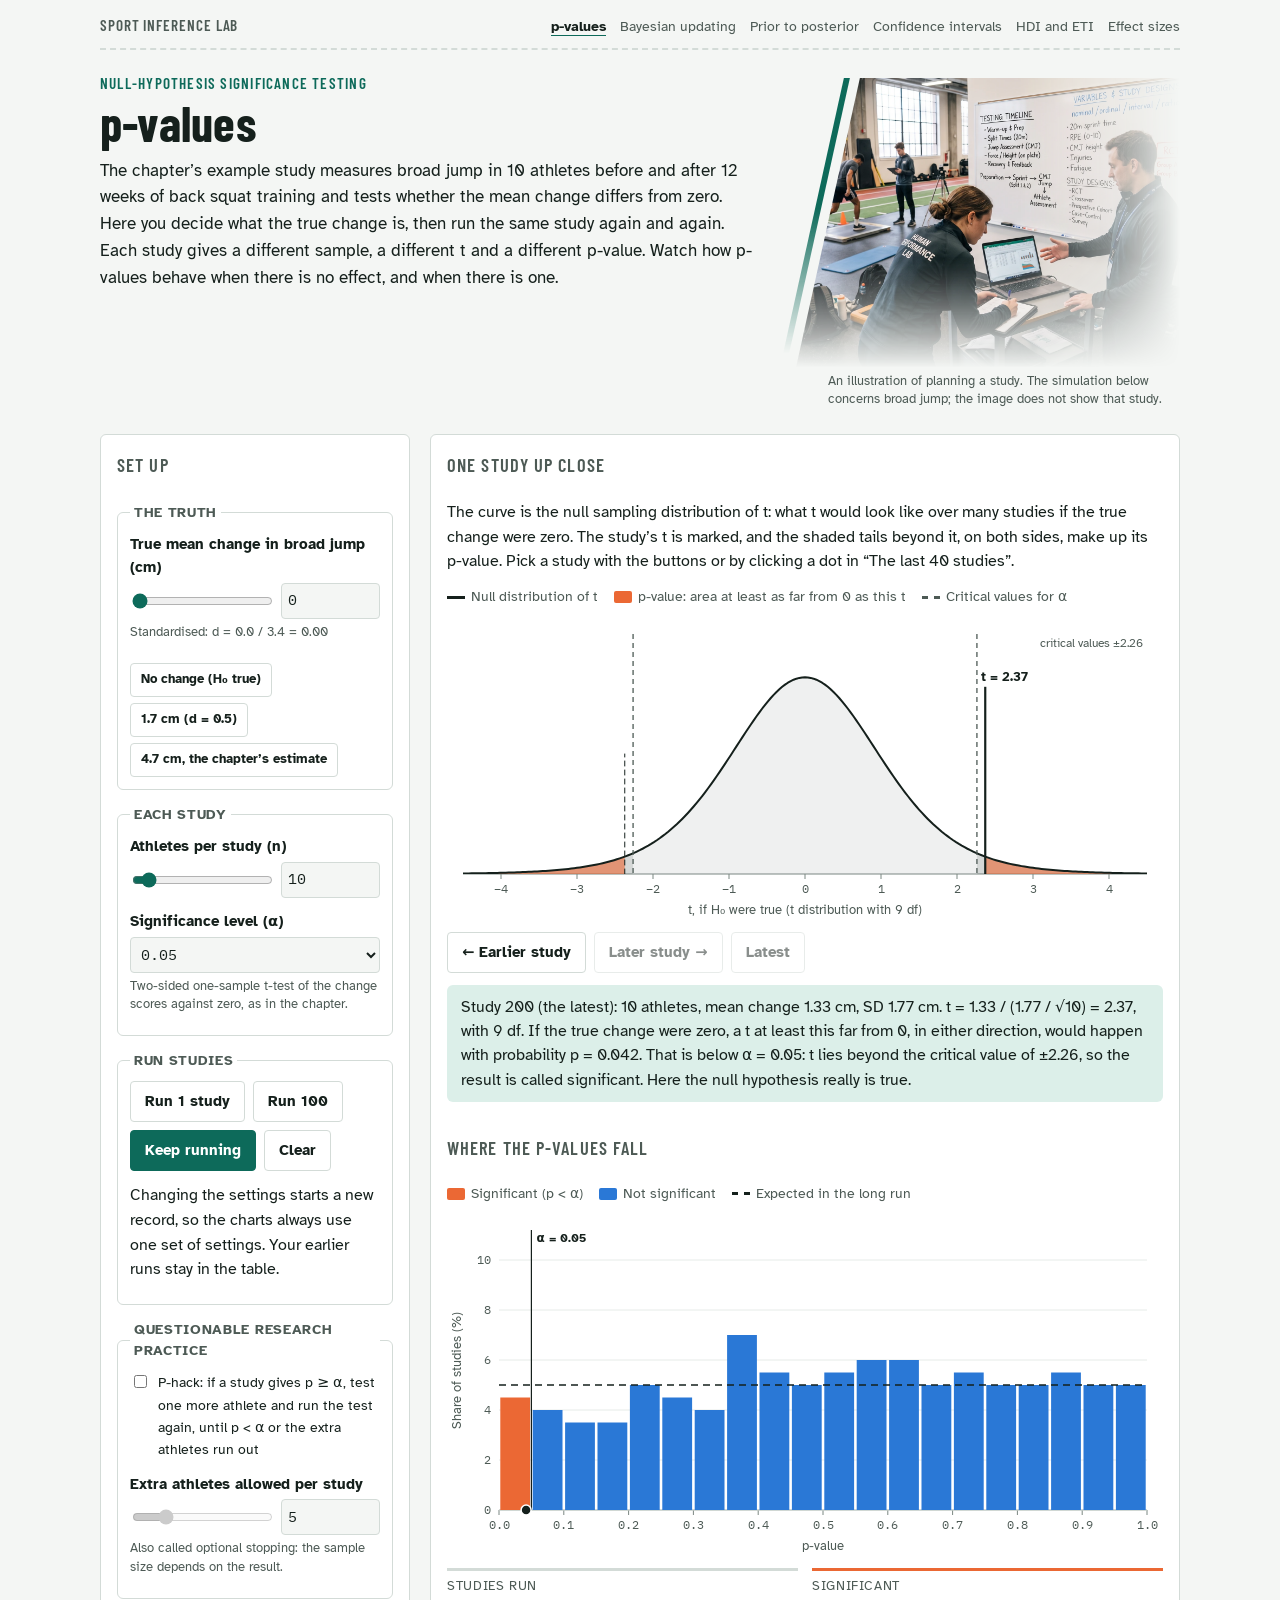
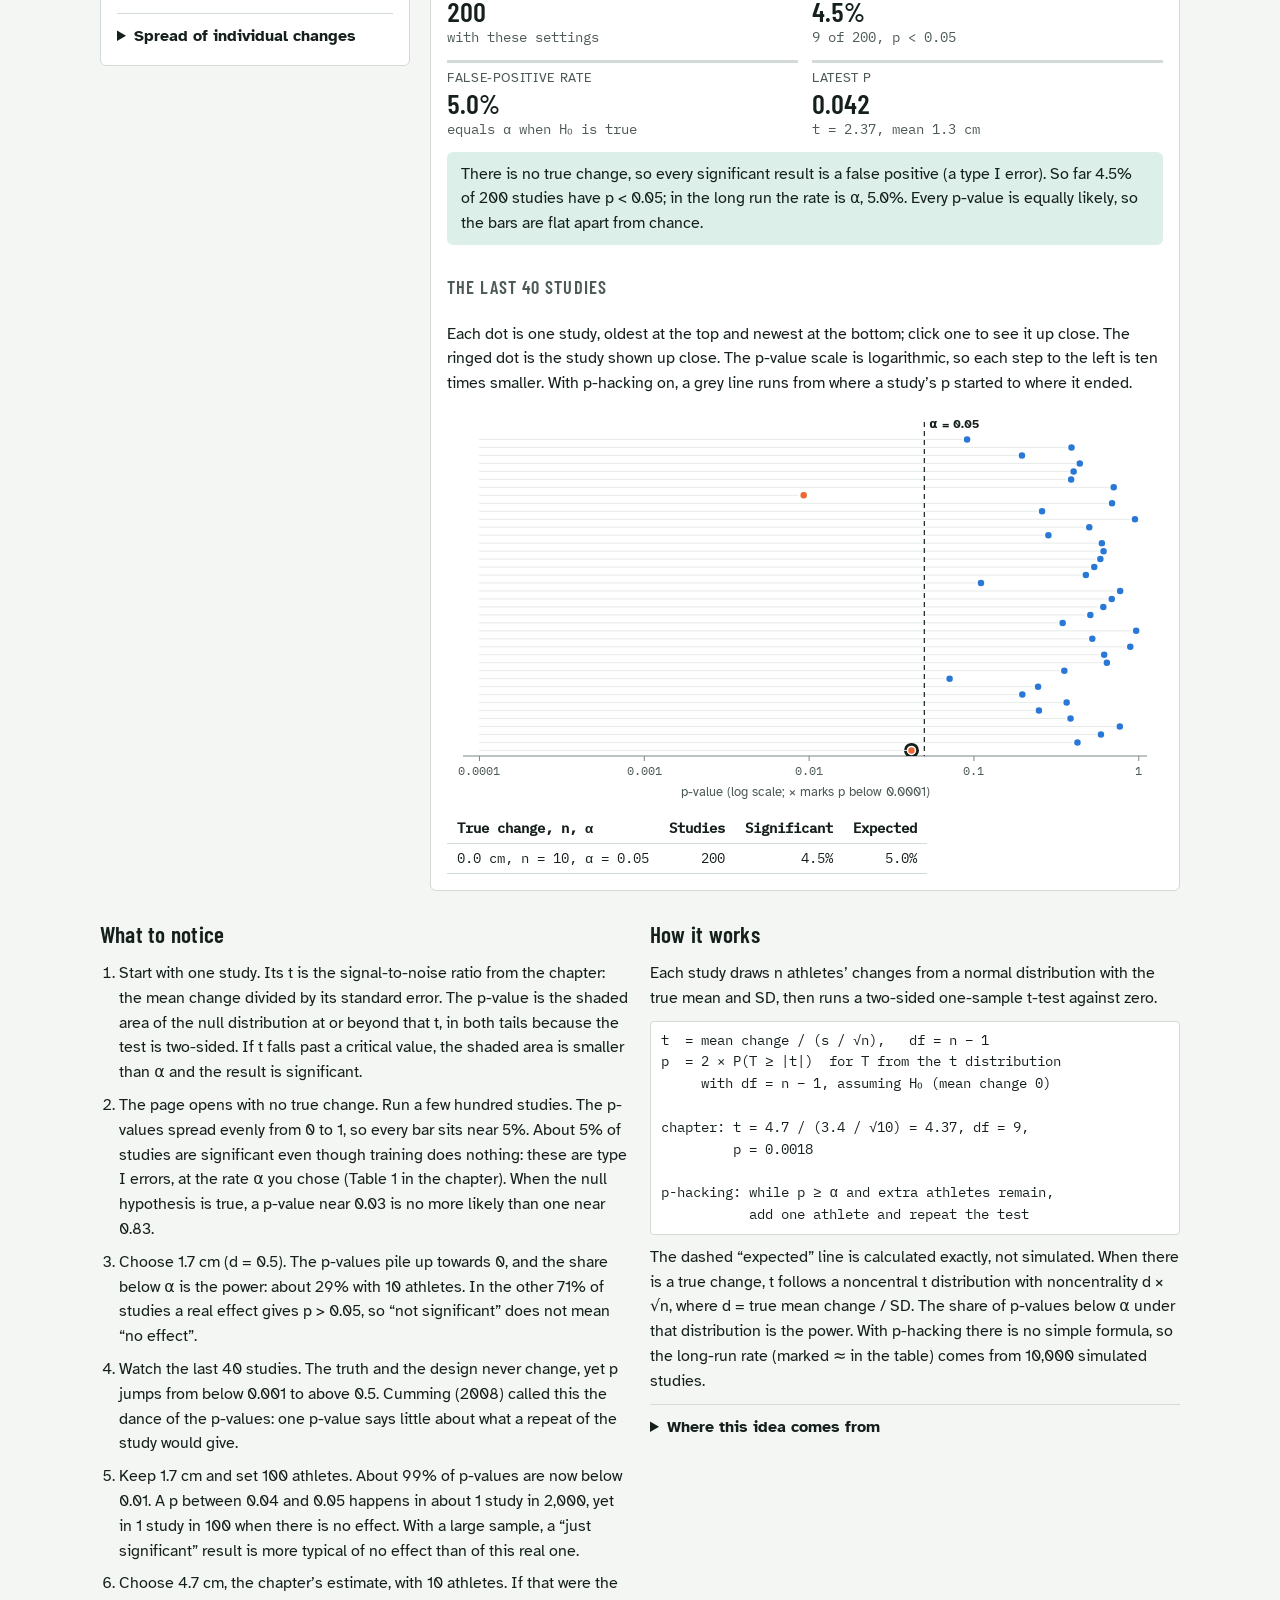
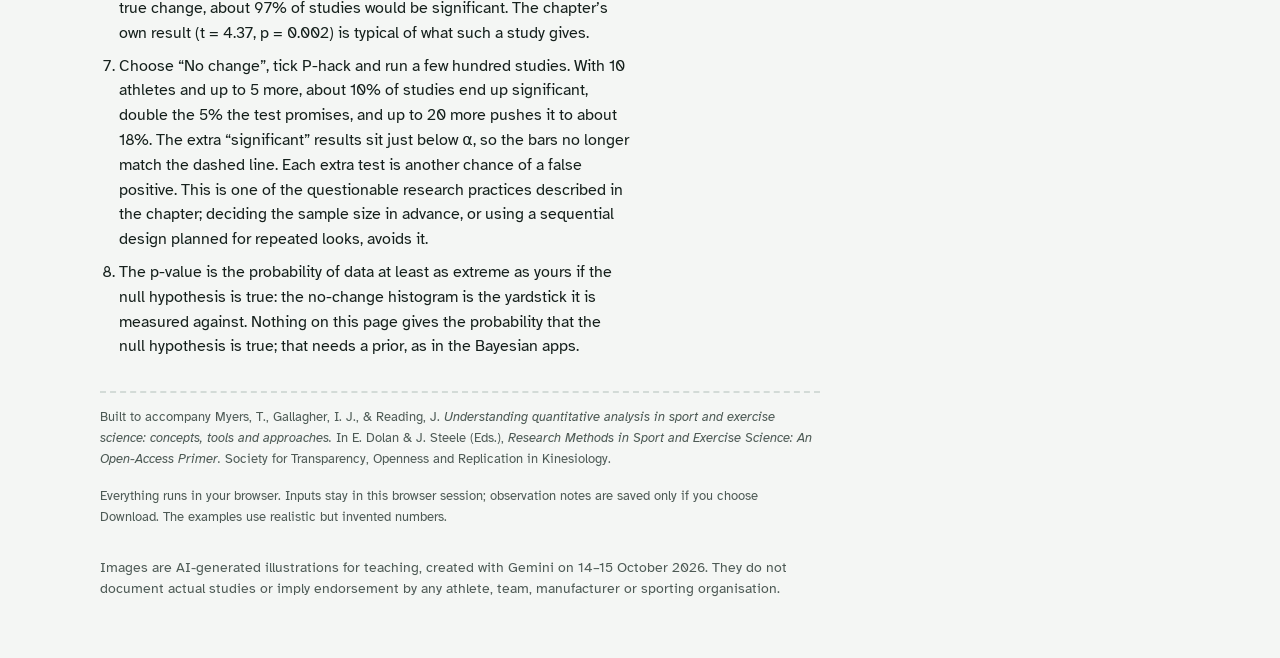
<file: p-values.html>
<!DOCTYPE html>
<html lang="en-GB">
<head>
<meta charset="utf-8">
<meta name="viewport" content="width=device-width, initial-scale=1, viewport-fit=cover">
<title>p-values</title>

<style>
/* Layout concept: a lab-bench instrument. Controls on the left like a test protocol, the live figure on the right,
   short "what to notice" prompts underneath. One condensed athletic display face for names and numbers that matter. */
:root {
  --bg: #f4f6f4;
  --surface: #ffffff;
  --ink: #15201c;
  --muted: #4d5a55;
  --faint: #7b8782;
  --line: #d3dbd7;
  --grid: #e6ebe8;
  --accent: #0d6a5a;
  --accent-ink: #ffffff;
  --accent-soft: #dcefe9;
  --s1: #2a78d6;  /* prior / first series (blue) */
  --s2: #eb6834;  /* data / likelihood / second series (orange) */
  --s3: #1baf7a;  /* posterior / third series (aqua) */
  --s3-ink: #0b7a52; /* aqua dark enough for text-adjacent marks on light */
  --miss: #c2410c;
  --font-display: "Barlow Condensed", "Arial Narrow", "Roboto Condensed", sans-serif;
  --font-body: "Atkinson Hyperlegible", "Segoe UI", system-ui, -apple-system, sans-serif;
  --font-data: "IBM Plex Mono", ui-monospace, "SFMono-Regular", Menlo, Consolas, monospace;
  --radius: 6px;
  color-scheme: light;
}
@media (prefers-color-scheme: dark) {
  :root:not([data-theme="light"]) {
    --bg: #101513; --surface: #171e1b; --ink: #e6ece9; --muted: #a8b4af; --faint: #7f8b86; --line: #2e3a35; --grid: #222b27;
    --accent: #4cc2a6; --accent-ink: #08201a; --accent-soft: #173029;
    --s1: #3987e5; --s2: #d95926; --s3: #199e70; --s3-ink: #3fd19c; --miss: #f08a5d;
    color-scheme: dark;
  }
}
:root[data-theme="dark"] {
  --bg: #101513; --surface: #171e1b; --ink: #e6ece9; --muted: #a8b4af; --faint: #7f8b86; --line: #2e3a35; --grid: #222b27;
  --accent: #4cc2a6; --accent-ink: #08201a; --accent-soft: #173029;
  --s1: #3987e5; --s2: #d95926; --s3: #199e70; --s3-ink: #3fd19c; --miss: #f08a5d;
  color-scheme: dark;
}

* { box-sizing: border-box; }
body { background: var(--bg); color: var(--ink); font-family: var(--font-body); font-size: 16px; line-height: 1.55; margin: 0; }
.wrap { max-width: 1120px; margin: 0 auto; padding-inline: 20px; padding-block: 0 48px; }
a { color: var(--accent); }
a:focus-visible, button:focus-visible, input:focus-visible, select:focus-visible, summary:focus-visible { outline: 3px solid var(--accent); outline-offset: 2px; }

/* header: app name plus a lane-line rule */
.site { display: flex; flex-wrap: wrap; align-items: baseline; justify-content: space-between; gap: 6px 16px; padding-block: 14px 10px; border-bottom: 2px dashed var(--line); }
.site a.home { font-family: var(--font-display); font-weight: 600; letter-spacing: .06em; text-transform: uppercase; font-size: .95rem; color: var(--muted); text-decoration: none; }
.site a.home:hover { color: var(--accent); }
.site nav { display: flex; flex-wrap: wrap; gap: 4px 14px; font-size: .9rem; }
.site nav a { color: var(--muted); text-decoration: none; }
.site nav a[aria-current="page"] { color: var(--ink); font-weight: 700; text-decoration: underline; text-decoration-color: var(--accent); text-underline-offset: 4px; }

.intro { padding-block: 22px 8px; max-width: 70ch; }
.eyebrow { font-family: var(--font-display); text-transform: uppercase; letter-spacing: .08em; font-size: .95rem; color: var(--accent); font-weight: 600; margin: 0 0 2px; }
h1 { font-family: var(--font-display); font-weight: 700; font-size: clamp(2.1rem, 5vw, 3.1rem); line-height: 1.02; margin: 0 0 10px; text-wrap: balance; letter-spacing: .005em; }
h2 { font-family: var(--font-display); font-weight: 600; font-size: 1.45rem; margin: 0 0 8px; text-wrap: balance; letter-spacing: .01em; }
h3 { font-size: 1rem; margin: 0 0 6px; }
.lead { font-size: 1.08rem; color: var(--ink); margin: 0; }
p { margin: 0 0 10px; }

/* bench: controls + figure */
.bench { display: grid; grid-template-columns: minmax(250px, 310px) minmax(0, 1fr); gap: 20px; margin-top: 18px; align-items: start; }
@media (max-width: 820px) { .bench { grid-template-columns: minmax(0, 1fr); } }
.panel { background: var(--surface); border: 1px solid var(--line); border-radius: var(--radius); padding: 16px; min-width: 0; }
.panel h2 { font-size: 1.15rem; text-transform: uppercase; letter-spacing: .06em; color: var(--muted); }
.controls { display: grid; gap: 14px; }
.ctl { display: grid; gap: 4px; }
.ctl label { font-size: .92rem; font-weight: 700; }
.ctl .hint { font-size: .82rem; color: var(--muted); line-height: 1.4; }
.pair { display: grid; grid-template-columns: minmax(0, 1fr) 6.2em; gap: 10px; align-items: center; }
input[type="range"] { width: 100%; accent-color: var(--accent); min-height: 28px; }
input[type="number"], select { font: inherit; font-family: var(--font-data); font-size: .92rem; padding: 5px 6px; border: 1px solid var(--line); border-radius: 4px; background: var(--bg); color: var(--ink); width: 100%; min-height: 36px; }
fieldset { border: 1px solid var(--line); border-radius: var(--radius); padding: 10px 12px 12px; margin: 0; display: grid; gap: 12px; }
legend { font-size: .85rem; font-weight: 700; color: var(--muted); padding: 0 4px; text-transform: uppercase; letter-spacing: .05em; }
.btns { display: flex; flex-wrap: wrap; gap: 8px; }
button { font: inherit; font-size: .92rem; font-weight: 700; padding: 8px 14px; min-height: 40px; border-radius: 4px; border: 1px solid var(--line); background: var(--surface); color: var(--ink); cursor: pointer; }
button:hover { border-color: var(--accent); }
button.primary { background: var(--accent); color: var(--accent-ink); border-color: var(--accent); }
button.win { border-color: var(--s3); }
button.loss { border-color: var(--s2); }
button:disabled { opacity: .5; cursor: default; }
.presets { display: flex; flex-wrap: wrap; gap: 6px; }
.presets button { font-weight: 600; font-size: .84rem; padding: 5px 10px; min-height: 34px; }
.check { display: flex; gap: 8px; align-items: flex-start; font-size: .9rem; }
.check input { margin-top: 4px; accent-color: var(--accent); }

/* figure */
.figure { display: grid; gap: 12px; min-width: 0; }
.chart { width: 100%; min-width: 0; position: relative; }
.chart svg { display: block; width: 100%; height: auto; overflow: visible; }
.chart text { font-family: var(--font-body); }
.axis text { fill: var(--muted); font-size: 12px; font-family: var(--font-data); }
.axis-title { fill: var(--muted); font-size: 13px; }
.axis line, .axis path { stroke: var(--line); }
.gridline { stroke: var(--grid); stroke-width: 1; }
.legend { display: flex; flex-wrap: wrap; gap: 6px 16px; font-size: .88rem; color: var(--muted); }
.legend span { display: inline-flex; align-items: center; gap: 6px; }
.swatch { width: 18px; height: 0; border-top: 3px solid; display: inline-block; }
.swatch.dash { border-top-style: dashed; }
.swatch.block { height: 12px; border-top: 0; border-radius: 2px; }
.tip { position: absolute; pointer-events: none; background: var(--surface); color: var(--ink); border: 1px solid var(--line); border-radius: 4px; padding: 6px 8px; font-size: .82rem; font-family: var(--font-data); line-height: 1.35; box-shadow: 0 2px 8px rgb(0 0 0 / .12); white-space: nowrap; z-index: 2; }

/* readouts: the numbers students read off */
.readouts { display: flex; flex-wrap: wrap; gap: 12px 14px; }
/* rows share space evenly: five readouts sit 3 + 2, four sit 2 + 2 */
.readout { border-top: 3px solid var(--line); padding-top: 6px; min-width: 0; flex: 1 1 calc(33.333% - 14px); }
.readouts:has(> .readout:nth-child(4):last-child) .readout { flex-basis: calc(50% - 14px); }
@media (max-width: 520px) { .readout { flex-basis: calc(50% - 14px); } }
.readout.s1 { border-top-color: var(--s1); } .readout.s2 { border-top-color: var(--s2); } .readout.s3 { border-top-color: var(--s3); } .readout.miss { border-top-color: var(--miss); }
.readout .k { font-size: .8rem; color: var(--muted); text-transform: uppercase; letter-spacing: .05em; }
.readout .v { font-family: var(--font-display); font-size: 1.7rem; font-weight: 600; line-height: 1.1; font-variant-numeric: tabular-nums; }
.readout .u { font-size: .85rem; color: var(--muted); font-family: var(--font-data); }
.statement { background: var(--accent-soft); border-radius: var(--radius); padding: 10px 14px; font-size: .98rem; }

/* below the bench */
.notes { display: grid; grid-template-columns: repeat(auto-fit, minmax(280px, 1fr)); gap: 20px; margin-top: 26px; }
.notes > section { min-width: 0; }
.notes ol, .notes ul { padding-left: 1.2em; margin: 0; display: grid; gap: 8px; }
details { border-top: 1px solid var(--line); padding-top: 10px; }
details summary { cursor: pointer; font-weight: 700; }
details[open] summary { margin-bottom: 8px; }
.math { font-family: var(--font-data); font-size: .88rem; background: var(--surface); border: 1px solid var(--line); border-radius: 4px; padding: 8px 10px; overflow-x: auto; white-space: pre; }
.credit { margin-top: 32px; padding-top: 14px; border-top: 2px dashed var(--line); font-size: .84rem; color: var(--muted); display: grid; gap: 6px; max-width: 90ch; }
.sr-only { position: absolute; width: 1px; height: 1px; overflow: hidden; clip: rect(0 0 0 0); white-space: nowrap; }
.tablewrap { overflow-x: auto; }
table.data { border-collapse: collapse; font-size: .85rem; font-family: var(--font-data); font-variant-numeric: tabular-nums; }
table.data th, table.data td { border-bottom: 1px solid var(--line); padding: 4px 10px; text-align: right; }
table.data th:first-child, table.data td:first-child { text-align: left; }
@media (prefers-reduced-motion: reduce) { * { animation: none !important; transition: none !important; } }

/* index: the apps as a ruled list, one row per app */
.cards { display: grid; margin-top: 22px; border-top: 2px solid var(--ink); }
.card { display: grid; grid-template-columns: minmax(0, 15rem) minmax(0, 1fr) minmax(0, 13rem); grid-template-rows: auto auto; column-gap: 24px; row-gap: 2px; align-items: baseline;
  padding: 16px 4px; border-bottom: 1px solid var(--line); text-decoration: none; color: var(--ink); }
.card:hover, .card:focus-visible { background: var(--surface); }
.card:hover .card-name { color: var(--accent); }
.card-sec { grid-column: 1 / -1; font-size: .78rem; text-transform: uppercase; letter-spacing: .06em; color: var(--muted); }
.card-name { font-family: var(--font-display); font-weight: 700; font-size: 1.75rem; line-height: 1.1; }
.card-desc { color: var(--ink); }
.card-unit { font-family: var(--font-data); font-size: .82rem; color: var(--muted); text-align: right; }
@media (max-width: 760px) {
  .card { grid-template-columns: minmax(0, 1fr); }
  .card-unit { text-align: left; }
}

</style>
<link rel="stylesheet" href="assets/chapter-style.css">
</head>
<body data-app="pvalue">
<div class="wrap">
<section class="intro has-photo">
  <p class="eyebrow">Null-hypothesis significance testing</p>
  <h1>p-values</h1>
  <figure class="photo" style="--focus: 50% 45%"><div class="frame"><img src="assets/img/study-design.webp" alt="AI-generated illustration: students planning measurements in a performance laboratory" loading="eager" decoding="async"></div><figcaption>An illustration of planning a study. The simulation below concerns broad jump; the image does not show that study.</figcaption></figure>
  <p class="lead">The chapter’s example study measures broad jump in 10 athletes before and after 12 weeks of back squat training and tests whether the mean change differs from zero. Here you decide what the true change is, then run the same study again and again. Each study gives a different sample, a different t and a different p-value. Watch how p-values behave when there is no effect, and when there is one.</p>
</section>

<div class="bench">
  <div class="panel controls">
    <h2>Set up</h2>
    <fieldset>
      <legend>The truth</legend>
      <div class="ctl">
        <label for="mu">True mean change in broad jump (cm)</label>
        <div class="pair"><input type="range" id="mu" min="0" max="6" step="0.1" value="0"><input type="number" id="mu-n" min="0" max="6" step="0.1" aria-label="True mean change, number"></div>
        <p class="hint" id="dHint">&nbsp;</p>
      </div>
      <div class="presets" role="group" aria-label="True change presets">
        <button type="button" data-mu="0">No change (H₀ true)</button>
        <button type="button" data-mu="1.7">1.7 cm (d = 0.5)</button>
        <button type="button" data-mu="4.7" data-n="10">4.7 cm, the chapter’s estimate</button>
      </div>
    </fieldset>
    <fieldset>
      <legend>Each study</legend>
      <div class="ctl">
        <label for="n">Athletes per study (n)</label>
        <div class="pair"><input type="range" id="n" min="3" max="100" step="1" value="10"><input type="number" id="n-n" min="3" max="100" step="1" aria-label="Athletes per study, number"></div>
      </div>
      <div class="ctl">
        <label for="alpha">Significance level (α)</label>
        <select id="alpha">
          <option value="0.1">0.10</option>
          <option value="0.05" selected>0.05</option>
          <option value="0.01">0.01</option>
          <option value="0.005">0.005</option>
        </select>
        <p class="hint">Two-sided one-sample t-test of the change scores against zero, as in the chapter.</p>
      </div>
    </fieldset>
    <fieldset>
      <legend>Run studies</legend>
      <div class="btns">
        <button type="button" id="one">Run 1 study</button>
        <button type="button" id="hundred">Run 100</button>
        <button type="button" class="primary" id="auto">Keep running</button>
        <button type="button" id="clear">Clear</button>
      </div>
      <p class="hint">Changing the settings starts a new record, so the charts always use one set of settings. Your earlier runs stay in the table.</p>
    </fieldset>
    <fieldset>
      <legend>Questionable research practice</legend>
      <label class="check"><input type="checkbox" id="hack"> <span>P-hack: if a study gives p ≥ α, test one more athlete and run the test again, until p &lt; α or the extra athletes run out</span></label>
      <div class="ctl">
        <label for="extra">Extra athletes allowed per study</label>
        <div class="pair"><input type="range" id="extra" min="1" max="20" step="1" value="5"><input type="number" id="extra-n" min="1" max="20" step="1" aria-label="Extra athletes allowed, number"></div>
        <p class="hint">Also called optional stopping: the sample size depends on the result.</p>
      </div>
    </fieldset>
    <details>
      <summary>Spread of individual changes</summary>
      <div class="controls">
        <div class="ctl">
          <label for="sigma">SD of individual changes (cm)</label>
          <div class="pair"><input type="range" id="sigma" min="1" max="8" step="0.1" value="3.4"><input type="number" id="sigma-n" min="1" max="8" step="0.1" aria-label="SD of individual changes, number"></div>
          <p class="hint">The chapter’s study had an SD of 3.4 cm.</p>
        </div>
      </div>
    </details>
  </div>

  <div class="figure panel">
    <h2>One study up close</h2>
    <p class="hint" style="margin:0">The curve is the null sampling distribution of t: what t would look like over many studies if the true change were zero. The study’s t is marked, and the shaded tails beyond it, on both sides, make up its p-value. Pick a study with the buttons or by clicking a dot in “The last 40 studies”.</p>
    <div class="legend" aria-hidden="true">
      <span><i class="swatch" style="border-color: var(--ink)"></i>Null distribution of t</span>
      <span><i class="swatch block" id="pSwatch" style="background: var(--s2)"></i>p-value: area at least as far from 0 as this t</span>
      <span><i class="swatch dash" style="border-color: var(--muted)"></i>Critical values for α</span>
    </div>
    <div id="nullChart"></div>
    <div class="btns" role="group" aria-label="Choose a study">
      <button type="button" id="prevStudy">&larr; Earlier study</button>
      <button type="button" id="nextStudy">Later study &rarr;</button>
      <button type="button" id="latestStudy">Latest</button>
    </div>
    <p class="statement" id="oneStatement" aria-live="polite"></p>

    <h2 style="margin-top:10px">Where the p-values fall</h2>
    <div class="legend" aria-hidden="true">
      <span><i class="swatch block" style="background: var(--s2)"></i>Significant (p &lt; α)</span>
      <span><i class="swatch block" style="background: var(--s1)"></i>Not significant</span>
      <span><i class="swatch dash" style="border-color: var(--ink)"></i><span id="expLegend">Expected in the long run</span></span>
    </div>
    <div id="hist"></div>
    <div class="readouts">
      <div class="readout"><div class="k">Studies run</div><div class="v" id="rN">0</div><div class="u">with these settings</div></div>
      <div class="readout s2"><div class="k">Significant</div><div class="v" id="rSig">–</div><div class="u" id="rSigN">&nbsp;</div></div>
      <div class="readout"><div class="k" id="rExpK">Expected</div><div class="v" id="rExp">–</div><div class="u" id="rExpU">in the long run</div></div>
      <div class="readout"><div class="k">Latest p</div><div class="v" id="rP">–</div><div class="u" id="rPU">&nbsp;</div></div>
    </div>
    <p class="statement" id="statement"></p>
    <h2 style="margin-top:6px">The last 40 studies</h2>
    <p class="hint" style="margin:0">Each dot is one study, oldest at the top and newest at the bottom; click one to see it up close. The ringed dot is the study shown up close. The p-value scale is logarithmic, so each step to the left is ten times smaller. With p-hacking on, a grey line runs from where a study’s p started to where it ended.</p>
    <div id="dance"></div>
    <div class="tablewrap">
      <table class="data" id="tally">
        <caption class="sr-only">Share of significant studies for each group of settings you have run</caption>
        <thead><tr><th>True change, n, α</th><th>Studies</th><th>Significant</th><th>Expected</th></tr></thead>
        <tbody></tbody>
      </table>
    </div>
  </div>
</div>

<div class="notes">
  <section>
    <h2>What to notice</h2>
    <ol>
      <li>Start with one study. Its t is the signal-to-noise ratio from the chapter: the mean change divided by its standard error. The p-value is the shaded area of the null distribution at or beyond that t, in both tails because the test is two-sided. If t falls past a critical value, the shaded area is smaller than α and the result is significant.</li>
      <li>The page opens with no true change. Run a few hundred studies. The p-values spread evenly from 0 to 1, so every bar sits near 5%. About 5% of studies are significant even though training does nothing: these are type I errors, at the rate α you chose (Table 1 in the chapter). When the null hypothesis is true, a p-value near 0.03 is no more likely than one near 0.83.</li>
      <li>Choose 1.7 cm (d = 0.5). The p-values pile up towards 0, and the share below α is the power: about 29% with 10 athletes. In the other 71% of studies a real effect gives p &gt; 0.05, so “not significant” does not mean “no effect”.</li>
      <li>Watch the last 40 studies. The truth and the design never change, yet p jumps from below 0.001 to above 0.5. Cumming (2008) called this the dance of the p-values: one p-value says little about what a repeat of the study would give.</li>
      <li>Keep 1.7 cm and set 100 athletes. About 99% of p-values are now below 0.01. A p between 0.04 and 0.05 happens in about 1 study in 2,000, yet in 1 study in 100 when there is no effect. With a large sample, a “just significant” result is more typical of no effect than of this real one.</li>
      <li>Choose 4.7 cm, the chapter’s estimate, with 10 athletes. If that were the true change, about 97% of studies would be significant. The chapter’s own result (t = 4.37, p = 0.002) is typical of what such a study gives.</li>
      <li>Choose “No change”, tick P-hack and run a few hundred studies. With 10 athletes and up to 5 more, about 10% of studies end up significant, double the 5% the test promises, and up to 20 more pushes it to about 18%. The extra “significant” results sit just below α, so the bars no longer match the dashed line. Each extra test is another chance of a false positive. This is one of the questionable research practices described in the chapter; deciding the sample size in advance, or using a sequential design planned for repeated looks, avoids it.</li>
      <li>The p-value is the probability of data at least as extreme as yours if the null hypothesis is true: the no-change histogram is the yardstick it is measured against. Nothing on this page gives the probability that the null hypothesis is true; that needs a prior, as in the Bayesian apps.</li>
    </ol>
  </section>
  <section>
    <h2>How it works</h2>
    <p>Each study draws n athletes’ changes from a normal distribution with the true mean and SD, then runs a two-sided one-sample t-test against zero.</p>
    <div class="math">t  = mean change / (s / √n),   df = n − 1
p  = 2 × P(T ≥ |t|)  for T from the t distribution
     with df = n − 1, assuming H₀ (mean change 0)

chapter: t = 4.7 / (3.4 / √10) = 4.37, df = 9,
         p = 0.0018

p-hacking: while p ≥ α and extra athletes remain,
           add one athlete and repeat the test</div>
    <p style="margin-top:10px">The dashed “expected” line is calculated exactly, not simulated. When there is a true change, t follows a noncentral t distribution with noncentrality d × √n, where d = true mean change / SD. The share of p-values below α under that distribution is the power. With p-hacking there is no simple formula, so the long-run rate (marked ≈ in the table) comes from 10,000 simulated studies.</p>
    <details>
      <summary>Where this idea comes from</summary>
      <p>Simulating many studies and plotting the distribution of their p-values follows Kristoffer Magnusson’s interactive visualisations, including <a href="https://rpsychologist.com/d3/pdist/" target="_blank" rel="noopener noreferrer">Distribution of p-values when comparing two groups<span class="sr-only"> (opens in a new tab)</span></a> and <a href="https://rpsychologist.com/pvalue/" target="_blank" rel="noopener noreferrer">Understanding p-values through simulations<span class="sr-only"> (opens in a new tab)</span></a>. The “dance of the p-values” is from Cumming, G. (2008). Replication and p intervals: p values predict the future only vaguely, but confidence intervals do much better. <em>Perspectives on Psychological Science, 3</em>(4). <a href="https://doi.org/10.1111/j.1745-6924.2008.00079.x" target="_blank" rel="noopener noreferrer">https://doi.org/10.1111/j.1745-6924.2008.00079.x<span class="sr-only"> (opens in a new tab)</span></a>. The p-hacking option follows the “P hack” feature of Magnusson’s simulation page, which adds observations to samples that do not yet show an effect and tests them again. No code was copied; this version was written independently for sport and exercise science students and uses the chapter’s one-sample design.</p>
    </details>
  </section>
</div>

<footer class="credit"><p>Built to accompany Myers, T., Gallagher, I. J., &amp; Reading, J. <em>Understanding quantitative analysis in sport and exercise science: concepts, tools and approaches.</em> In E. Dolan &amp; J. Steele (Eds.), <em>Research Methods in Sport and Exercise Science: An Open-Access Primer.</em> Society for Transparency, Openness and Replication in Kinesiology.</p><p>Everything runs in your browser. Inputs stay in this browser session; observation notes are saved only if you choose Download. The examples use realistic but invented numbers.</p><p class="chapter-note">Images are AI-generated illustrations for teaching, created with Gemini on 14–15 October 2026. They do not document actual studies or imply endorsement by any athlete, team, manufacturer or sporting organisation.</p></footer>
</div>
<script>
/* Shared maths for the chapter apps. Plain JavaScript, no dependencies.
   Works in the browser (window.Stats) and in Node (module.exports) for testing. */
(function (root) {
  'use strict';

  // ---------- random numbers (seeded, so a "reset" can replay) ----------
  function mulberry32(seed) {
    let a = seed >>> 0;
    const rng = function () {
      a = (a + 0x6D2B79F5) >>> 0;
      let t = a;
      t = Math.imul(t ^ (t >>> 15), t | 1);
      t ^= t + Math.imul(t ^ (t >>> 7), t | 61);
      return ((t ^ (t >>> 14)) >>> 0) / 4294967296;
    };
    let spare = null;
    rng.normal = function () {
      if (spare !== null) { const s = spare; spare = null; return s; }
      let u = 0;
      while (u === 0) u = rng();
      const v = rng(), m = Math.sqrt(-2 * Math.log(u));
      spare = m * Math.sin(2 * Math.PI * v);
      return m * Math.cos(2 * Math.PI * v);
    };
    return rng;
  }

  // ---------- special functions ----------
  function lgamma(x) { // Lanczos (Numerical Recipes), x > 0
    const c = [76.18009172947146, -86.50532032941677, 24.01409824083091, -1.231739572450155, 0.1208650973866179e-2, -0.5395239384953e-5];
    let y = x, tmp = x + 5.5; tmp -= (x + 0.5) * Math.log(tmp);
    let ser = 1.000000000190015;
    for (let j = 0; j < 6; j++) ser += c[j] / ++y;
    return -tmp + Math.log(2.5066282746310005 * ser / x);
  }
  function betacf(a, b, x) {
    const MAXIT = 400, EPS = 3e-14, FPMIN = 1e-300;
    const qab = a + b, qap = a + 1, qam = a - 1;
    let c = 1, d = 1 - qab * x / qap;
    if (Math.abs(d) < FPMIN) d = FPMIN; d = 1 / d; let h = d;
    for (let m = 1; m <= MAXIT; m++) {
      const m2 = 2 * m;
      let aa = m * (b - m) * x / ((qam + m2) * (a + m2));
      d = 1 + aa * d; if (Math.abs(d) < FPMIN) d = FPMIN; c = 1 + aa / c; if (Math.abs(c) < FPMIN) c = FPMIN; d = 1 / d; h *= d * c;
      aa = -(a + m) * (qab + m) * x / ((a + m2) * (qap + m2));
      d = 1 + aa * d; if (Math.abs(d) < FPMIN) d = FPMIN; c = 1 + aa / c; if (Math.abs(c) < FPMIN) c = FPMIN; d = 1 / d;
      const del = d * c; h *= del; if (Math.abs(del - 1) < EPS) break;
    }
    return h;
  }
  function ibeta(x, a, b) { // regularised incomplete beta I_x(a, b)
    if (x <= 0) return 0; if (x >= 1) return 1;
    const bt = Math.exp(lgamma(a + b) - lgamma(a) - lgamma(b) + a * Math.log(x) + b * Math.log(1 - x));
    return (x < (a + 1) / (a + b + 2)) ? bt * betacf(a, b, x) / a : 1 - bt * betacf(b, a, 1 - x) / b;
  }

  // ---------- normal ----------
  function normPdf(x, m, s) { const z = (x - m) / s; return Math.exp(-0.5 * z * z) / (s * 2.5066282746310002); }
  function normCdf(z) { // via the Numerical Recipes erfc approximation (fractional error < 1.2e-7)
    const x = Math.abs(z) / Math.SQRT2, tt = 1 / (1 + 0.5 * x);
    const r = tt * Math.exp(-x * x - 1.26551223 + tt * (1.00002368 + tt * (0.37409196 + tt * (0.09678418 + tt * (-0.18628806 +
      tt * (0.27886807 + tt * (-1.13520398 + tt * (1.48851587 + tt * (-0.82215223 + tt * 0.17087277)))))))));
    return z >= 0 ? 1 - 0.5 * r : 0.5 * r;
  }
  function normQuantile(p) { // Acklam, refined by one Halley step
    if (p <= 0) return -Infinity; if (p >= 1) return Infinity;
    const a = [-3.969683028665376e+01, 2.209460984245205e+02, -2.759285104469687e+02, 1.383577518672690e+02, -3.066479806614716e+01, 2.506628277459239e+00],
      b = [-5.447609879822406e+01, 1.615858368580409e+02, -1.556989798598866e+02, 6.680131188771972e+01, -1.328068155288572e+01],
      c = [-7.784894002430293e-03, -3.223964580411365e-01, -2.400758277161838e+00, -2.549732539343734e+00, 4.374664141464968e+00, 2.938163982698783e+00],
      d = [7.784695709041462e-03, 3.224671290700398e-01, 2.445134137142996e+00, 3.754408661907416e+00];
    const pl = 0.02425; let q, r, x;
    if (p < pl) { q = Math.sqrt(-2 * Math.log(p)); x = (((((c[0] * q + c[1]) * q + c[2]) * q + c[3]) * q + c[4]) * q + c[5]) / ((((d[0] * q + d[1]) * q + d[2]) * q + d[3]) * q + 1); }
    else if (p > 1 - pl) { q = Math.sqrt(-2 * Math.log(1 - p)); x = -(((((c[0] * q + c[1]) * q + c[2]) * q + c[3]) * q + c[4]) * q + c[5]) / ((((d[0] * q + d[1]) * q + d[2]) * q + d[3]) * q + 1); }
    else { q = p - 0.5; r = q * q; x = (((((a[0] * r + a[1]) * r + a[2]) * r + a[3]) * r + a[4]) * r + a[5]) * q / (((((b[0] * r + b[1]) * r + b[2]) * r + b[3]) * r + b[4]) * r + 1); }
    const e = normCdf(x) - p, u = e * 2.5066282746310002 * Math.exp(x * x / 2);
    return x - u / (1 + x * u / 2);
  }

  // ---------- Student t ----------
  function tCdf(t, df) {
    const x = df / (df + t * t), tail = 0.5 * ibeta(x, df / 2, 0.5);
    return t >= 0 ? 1 - tail : tail;
  }
  function tPdf(t, df) {
    return Math.exp(lgamma((df + 1) / 2) - lgamma(df / 2) - 0.5 * Math.log(df * Math.PI) - (df + 1) / 2 * Math.log(1 + t * t / df));
  }
  function tQuantile(p, df) { // bisection on the CDF
    if (p === 0.5) return 0;
    let lo = -1e3, hi = 1e3;
    for (let i = 0; i < 200; i++) { const mid = (lo + hi) / 2; if (tCdf(mid, df) < p) lo = mid; else hi = mid; }
    return (lo + hi) / 2;
  }

  // ---------- noncentral t CDF (for the confidence interval of Cohen's d) ----------
  // P(T <= t | df, ncp) = integral over v of Phi(t * sqrt(v/df) - ncp) * f_chi2(v; df) dv,
  // integrated on the scale u = sqrt(v/df) with Simpson's rule.
  function nctCdf(t, df, ncp) {
    const sd = Math.sqrt(1 / (2 * df)), lo = Math.max(1e-9, 1 - 12 * sd), hi = 1 + 14 * sd + 2 / Math.sqrt(df);
    const N = 2000, h = (hi - lo) / N;
    const logc = (df / 2) * Math.log(df / 2) - lgamma(df / 2) + Math.log(2);
    let s = 0;
    for (let i = 0; i <= N; i++) {
      const u = lo + i * h;
      // density of u = sqrt(chi2_df/df): 2 (df/2)^(df/2) / Gamma(df/2) u^(df-1) exp(-df u^2 / 2)
      const f = Math.exp(logc + (df - 1) * Math.log(u) - df * u * u / 2);
      const w = (i === 0 || i === N) ? 1 : (i % 2 ? 4 : 2);
      s += w * f * normCdf(t * u - ncp);
    }
    return s * h / 3;
  }
  function solveMonotone(fn, target, lo, hi, increasing) {
    for (let i = 0; i < 100; i++) {
      const mid = (lo + hi) / 2, v = fn(mid);
      if ((v < target) === increasing) lo = mid; else hi = mid;
    }
    return (lo + hi) / 2;
  }
  // Exact confidence interval for Cohen's d from two independent groups (pooled SD).
  function dConfidenceInterval(d, n1, n2, level) {
    const df = n1 + n2 - 2, k = Math.sqrt(n1 * n2 / (n1 + n2)), t = d * k, a = (1 - level) / 2;
    const span = Math.abs(t) + 12 + 6 * Math.sqrt(1 + t * t / (2 * df));
    // nctCdf decreases as ncp increases
    const ncpLo = solveMonotone(ncp => nctCdf(t, df, ncp), 1 - a, t - span, t + span, false);
    const ncpHi = solveMonotone(ncp => nctCdf(t, df, ncp), a, t - span, t + span, false);
    return [ncpLo / k, ncpHi / k];
  }

  // ---------- beta distribution ----------
  function betaLogPdf(x, a, b) {
    if (x <= 0 || x >= 1) {
      if ((x === 0 && a === 1) || (x === 1 && b === 1)) return lgamma(a + b) - lgamma(a) - lgamma(b);
      if ((x === 0 && a < 1) || (x === 1 && b < 1)) return Infinity;
      return -Infinity;
    }
    return lgamma(a + b) - lgamma(a) - lgamma(b) + (a - 1) * Math.log(x) + (b - 1) * Math.log(1 - x);
  }
  function betaPdf(x, a, b) { return Math.exp(betaLogPdf(x, a, b)); }
  function betaCdf(x, a, b) { return ibeta(x, a, b); }
  function betaQuantile(p, a, b) { let lo = 0, hi = 1; for (let i = 0; i < 80; i++) { const m = (lo + hi) / 2; if (ibeta(m, a, b) < p) lo = m; else hi = m; } return (lo + hi) / 2; }
  // Highest density interval of a unimodal beta: the narrowest interval holding `level`.
  function betaHDI(a, b, level) {
    if (a <= 1 && b > 1) return [0, betaQuantile(level, a, b)];      // density highest at 0
    if (b <= 1 && a > 1) return [betaQuantile(1 - level, a, b), 1];  // density highest at 1
    // minimise width over the lower tail probability p in [0, 1 - level]
    let lo = 0, hi = 1 - level;
    const width = p => betaQuantile(p + level, a, b) - betaQuantile(p, a, b);
    for (let i = 0; i < 80; i++) {
      const m1 = lo + (hi - lo) / 3, m2 = hi - (hi - lo) / 3;
      if (width(m1) < width(m2)) hi = m2; else lo = m1;
    }
    const p = (lo + hi) / 2;
    return [betaQuantile(p, a, b), betaQuantile(p + level, a, b)];
  }

  const api = { mulberry32, lgamma, ibeta, normPdf, normCdf, normQuantile, tCdf, tPdf, tQuantile, nctCdf, dConfidenceInterval,
    betaPdf, betaLogPdf, betaCdf, betaQuantile, betaHDI };
  if (typeof module !== 'undefined' && module.exports) module.exports = api; else root.Stats = api;
})(typeof window !== 'undefined' ? window : this);

</script>
<script>
/* Shared interface helpers: navigation, linked slider/number inputs, number formatting and a small SVG chart. */
(function (root) {
  'use strict';
  const NS = 'http://www.w3.org/2000/svg';

  const APPS = [
    { id: 'pvalue', file: 'p-values.html', name: 'p-values' },
    { id: 'updating', file: 'bayesian-updating.html', name: 'Bayesian updating' },
    { id: 'prior', file: 'prior-to-posterior.html', name: 'Prior to posterior' },
    { id: 'ci', file: 'confidence-intervals.html', name: 'Confidence intervals' },
    { id: 'credible', file: 'credible-intervals.html', name: 'HDI and ETI' },
    { id: 'effect', file: 'effect-sizes.html', name: 'Effect sizes' }
  ];

  const $ = (s, r) => (r || document).querySelector(s);

  function header() {
    const here = document.body.dataset.app;
    const el = document.createElement('header');
    el.className = 'site';
    const home = document.createElement('a');
    home.className = 'home'; home.href = 'index.html'; home.textContent = 'Sport Inference Lab';
    const nav = document.createElement('nav');
    nav.setAttribute('aria-label', 'Apps');
    APPS.forEach(a => {
      const l = document.createElement('a');
      l.href = a.file; l.textContent = a.name;
      if (a.id === here) l.setAttribute('aria-current', 'page');
      nav.appendChild(l);
    });
    el.append(home, nav);
    const wrap = $('.wrap');
    wrap.insertBefore(el, wrap.firstChild);
  }

  // A range slider and a number box that stay in step. Returns a getter; calls onChange on every change.
  function bindPair(id, onChange) {
    const range = document.getElementById(id), num = document.getElementById(id + '-n');
    const clamp = v => Math.min(+range.max, Math.max(+range.min, v));
    range.addEventListener('input', () => { num.value = range.value; onChange(); });
    num.addEventListener('change', () => {
      let v = parseFloat(num.value);
      if (!Number.isFinite(v)) v = parseFloat(range.value);
      v = clamp(v); range.value = v; num.value = range.value; onChange();
    });
    num.value = range.value;
    return {
      get: () => parseFloat(range.value),
      set: v => { range.value = v; num.value = range.value; }
    };
  }

  function fmt(x, dp) {
    if (!Number.isFinite(x)) return '–';
    const s = x.toFixed(dp);
    return (s.startsWith('-') && parseFloat(s) !== 0 ? '−' + s.slice(1) : s.replace(/^-/, ''));
  }
  function pct(p, dp) {
    if (p > 0.999 && dp <= 1) return '> 99.9%';
    if (p < 0.001 && dp <= 1) return '< 0.1%';
    return fmt(100 * p, dp === undefined ? 1 : dp) + '%';
  }

  function niceTicks(lo, hi, n) {
    const span = hi - lo; if (!(span > 0)) return [lo];
    const raw = span / n, mag = Math.pow(10, Math.floor(Math.log10(raw))), f = raw / mag;
    const step = (f < 1.5 ? 1 : f < 3 ? 2 : f < 7 ? 5 : 10) * mag;
    const out = [];
    for (let v = Math.ceil(lo / step - 1e-9) * step; v <= hi + 1e-9 * step; v += step) out.push(Math.abs(v) < step * 1e-9 ? 0 : v);
    return out;
  }
  function decimalsFor(ticks) {
    if (ticks.length < 2) return 0;
    const step = Math.abs(ticks[1] - ticks[0]);
    return Math.max(0, Math.min(4, -Math.floor(Math.log10(step) + 1e-9)));
  }

  function el(tag, attrs, parent, style) {
    const e = document.createElementNS(NS, tag);
    for (const k in attrs) e.setAttribute(k, attrs[k]);
    if (style) e.setAttribute('style', style);
    if (parent) parent.appendChild(e);
    return e;
  }

  /* chart(container, describe): describe(width) returns a spec:
     { height, x:[lo,hi], y:[lo,hi], xlabel, ylabel, yTicks:false to hide the y axis numbers,
       xTickValues:[...] and xTickFormat(v) -> label, both optional (used for a log-scale axis),
       layers:[...], hover(xValue, yValue) -> {html, dots:[{x,y,color}]} | null, onClick(xValue, yValue) optional,
       label: text for screen readers } */
  function chart(container, describe) {
    const box = document.createElement('div'); box.className = 'chart'; container.appendChild(box);
    const tip = document.createElement('div'); tip.className = 'tip'; tip.hidden = true;
    let spec = null, svg = null, sx = null, sy = null;

    function render() {
      const W = Math.max(280, Math.round(box.clientWidth || container.clientWidth || 600));
      spec = describe(W);
      const H = spec.height || Math.round(Math.min(380, Math.max(230, W * 0.56)));
      const m = { l: spec.yTicks === false ? 16 : 52, r: 16, t: 14, b: 46 };
      const iw = W - m.l - m.r, ih = H - m.t - m.b;
      sx = v => m.l + (v - spec.x[0]) / (spec.x[1] - spec.x[0]) * iw;
      sy = v => m.t + ih - (v - spec.y[0]) / (spec.y[1] - spec.y[0]) * ih;
      box.innerHTML = '';
      svg = el('svg', { viewBox: `0 0 ${W} ${H}`, width: W, height: H, role: 'img', 'aria-label': spec.label || '' }, box);
      // grid and axes
      const xt = spec.xTickValues || niceTicks(spec.x[0], spec.x[1], Math.max(3, Math.round(iw / 80)));
      const xd = spec.xDecimals !== undefined ? spec.xDecimals : decimalsFor(xt);
      const ax = el('g', { class: 'axis' }, svg);
      if (spec.yTicks !== false) {
        const yt = niceTicks(spec.y[0], spec.y[1], 4), yd = decimalsFor(yt);
        yt.forEach(v => {
          el('line', { x1: m.l, x2: m.l + iw, y1: sy(v), y2: sy(v), class: 'gridline' }, svg);
          el('text', { x: m.l - 8, y: sy(v) + 4, 'text-anchor': 'end' }, ax).textContent = fmt(v, yd);
        });
      }
      el('line', { x1: m.l, x2: m.l + iw, y1: m.t + ih, y2: m.t + ih }, ax, 'stroke: var(--faint)');
      xt.forEach(v => {
        if (v < spec.x[0] - 1e-12 || v > spec.x[1] + 1e-12) return;
        el('line', { x1: sx(v), x2: sx(v), y1: m.t + ih, y2: m.t + ih + 5 }, ax, 'stroke: var(--faint)');
        el('text', { x: sx(v), y: m.t + ih + 19, 'text-anchor': 'middle' }, ax).textContent = spec.xTickFormat ? spec.xTickFormat(v) : fmt(v, xd);
      });
      if (spec.xlabel) el('text', { x: m.l + iw / 2, y: H - 6, 'text-anchor': 'middle', class: 'axis-title' }, svg).textContent = spec.xlabel;
      if (spec.ylabel && spec.yTicks !== false) el('text', { x: 14, y: m.t + ih / 2, 'text-anchor': 'middle', class: 'axis-title', transform: `rotate(-90 14 ${m.t + ih / 2})` }, svg).textContent = spec.ylabel;
      // clip to plotting area
      const id = 'c' + Math.random().toString(36).slice(2);
      const cp = el('clipPath', { id }, el('defs', {}, svg));
      el('rect', { x: m.l, y: m.t - 2, width: iw, height: ih + 2 }, cp);
      const g = el('g', { 'clip-path': `url(#${id})` }, svg);
      const top = el('g', {}, svg);
      (spec.layers || []).forEach(L => drawLayer(L, L.unclipped ? top : g, { m, iw, ih, W, H }));
      // hover layer
      if (spec.hover) {
        const cross = el('line', { y1: m.t, y2: m.t + ih, visibility: 'hidden' }, svg, 'stroke: var(--faint); stroke-dasharray: 3 3');
        const dotsG = el('g', {}, svg);
        const hit = el('rect', { x: m.l, y: m.t, width: iw, height: ih, fill: 'transparent' }, svg, 'cursor: crosshair');
        const move = ev => {
          const r = svg.getBoundingClientRect();
          const px = (ev.clientX - r.left) * (W / r.width), py = (ev.clientY - r.top) * (H / r.height);
          const xv = spec.x[0] + (px - m.l) / iw * (spec.x[1] - spec.x[0]);
          const yv = spec.y[0] + (m.t + ih - py) / ih * (spec.y[1] - spec.y[0]);
          const h = spec.hover(xv, yv);
          if (!h) { leave(); return; }
          if (h.noCross) cross.setAttribute('visibility', 'hidden');
          else { cross.setAttribute('x1', px); cross.setAttribute('x2', px); cross.setAttribute('visibility', 'visible'); }
          dotsG.innerHTML = '';
          (h.dots || []).forEach(d => { if (Number.isFinite(d.y)) el('circle', { cx: sx(d.x), cy: sy(Math.min(d.y, spec.y[1])), r: 4.5 }, dotsG, `fill: ${d.color}; stroke: var(--surface); stroke-width: 2`); });
          tip.innerHTML = h.html; tip.hidden = false;
          const bx = box.getBoundingClientRect();
          let left = ev.clientX - bx.left + 14; const tw = tip.offsetWidth;
          if (left + tw > bx.width) left = ev.clientX - bx.left - tw - 14;
          tip.style.left = Math.max(0, left) + 'px'; tip.style.top = Math.max(0, ev.clientY - bx.top - 10) + 'px';
        };
        const leave = () => { cross.setAttribute('visibility', 'hidden'); dotsG.innerHTML = ''; tip.hidden = true; };
        hit.addEventListener('pointermove', move); hit.addEventListener('pointerdown', move); hit.addEventListener('pointerleave', leave);
        // optional click handler: spec.onClick(xValue, yValue)
        if (spec.onClick) {
          hit.style.cursor = 'pointer';
          hit.addEventListener('click', ev => {
            const r = svg.getBoundingClientRect();
            const px = (ev.clientX - r.left) * (W / r.width), py = (ev.clientY - r.top) * (H / r.height);
            spec.onClick(spec.x[0] + (px - m.l) / iw * (spec.x[1] - spec.x[0]), spec.y[0] + (m.t + ih - py) / ih * (spec.y[1] - spec.y[0]));
          });
        }
      }
      box.appendChild(tip);
    }

    function drawLayer(L, g, dim) {
      const { m, ih } = dim;
      const style = (L.style || '');
      if (L.type === 'line' || L.type === 'area') {
        const pts = L.points.filter(p => Number.isFinite(p[1]));
        if (!pts.length) return;
        const yClamp = v => Math.min(v, spec.y[1] * 1.5);
        let d = pts.map((p, i) => (i ? 'L' : 'M') + sx(p[0]).toFixed(2) + ' ' + sy(yClamp(p[1])).toFixed(2)).join(' ');
        if (L.type === 'area') {
          const base = sy(L.base !== undefined ? L.base : 0);
          d += ` L${sx(pts[pts.length - 1][0]).toFixed(2)} ${base} L${sx(pts[0][0]).toFixed(2)} ${base} Z`;
          el('path', { d }, g, `fill: ${L.color}; fill-opacity: ${L.opacity || 0.25}; stroke: none; ${style}`);
        } else {
          el('path', { d, fill: 'none' }, g, `fill: none; stroke: ${L.color}; stroke-width: ${L.width || 2.5}; stroke-linejoin: round; ${L.dash ? 'stroke-dasharray: 7 5;' : ''} ${style}`);
        }
      } else if (L.type === 'vline') {
        el('line', { x1: sx(L.x), x2: sx(L.x), y1: L.y0 !== undefined ? sy(L.y0) : m.t, y2: L.y1 !== undefined ? sy(L.y1) : m.t + ih }, g,
          `stroke: ${L.color}; stroke-width: ${L.width || 1.5}; ${L.dash ? 'stroke-dasharray: 5 4;' : ''}`);
      } else if (L.type === 'segment') {
        el('line', { x1: sx(L.x0), x2: sx(L.x1), y1: sy(L.y0), y2: sy(L.y1) }, g,
          `stroke: ${L.color}; stroke-width: ${L.width || 2}; stroke-linecap: round; ${L.dash ? 'stroke-dasharray: 5 4;' : ''} ${style}`);
      } else if (L.type === 'point') {
        el('circle', { cx: sx(L.x), cy: sy(L.y), r: L.r || 4 }, g, `fill: ${L.color}; stroke: var(--surface); stroke-width: ${L.ring === false ? 0 : 1.5}`);
      } else if (L.type === 'cross') {
        const cx = sx(L.x), cy = sy(L.y), r = L.r || 4;
        el('path', { d: `M${cx - r} ${cy - r} L${cx + r} ${cy + r} M${cx - r} ${cy + r} L${cx + r} ${cy - r}` }, g, `stroke: ${L.color}; stroke-width: 2.2; fill: none`);
      } else if (L.type === 'text') {
        el('text', { x: sx(L.x) + (L.dx || 0), y: sy(L.y) + (L.dy || 0), 'text-anchor': L.anchor || 'start' }, g,
          `fill: ${L.color || 'var(--ink)'}; font-size: ${L.size || 12.5}px; font-weight: ${L.weight || 600}; paint-order: stroke; stroke: var(--surface); stroke-width: 3px; stroke-linejoin: round;`).textContent = L.text;
      } else if (L.type === 'rect') {
        const x0 = sx(L.x0), x1 = sx(L.x1), y0 = sy(L.y1), y1 = sy(L.y0);
        el('rect', { x: Math.min(x0, x1), y: Math.min(y0, y1), width: Math.abs(x1 - x0), height: Math.abs(y1 - y0), rx: L.rx || 0 }, g,
          `fill: ${L.color}; fill-opacity: ${L.opacity === undefined ? 1 : L.opacity}`);
      }
    }

    let raf = 0;
    const ro = new ResizeObserver(() => { cancelAnimationFrame(raf); raf = requestAnimationFrame(render); });
    ro.observe(box);
    return { render };
  }

  // evenly spaced grid
  function grid(lo, hi, n) { const out = new Array(n + 1); for (let i = 0; i <= n; i++) out[i] = lo + (hi - lo) * i / n; return out; }

  root.UI = { APPS, $, header, bindPair, fmt, pct, chart, grid, niceTicks };
  document.addEventListener('DOMContentLoaded', header);
})(window);

</script>
<script>
(function () {
  'use strict';
  const S = window.Stats, U = window.UI, $ = U.$;
  const BINS = 20, SHOW = 40, PMIN = 1e-4;   // histogram bins of width 0.05; dots in the dance panel; left edge of the log axis
  const HACK_SIMS = 10000;                   // simulated studies behind the long-run rate with p-hacking
  let rng = S.mulberry32(40);
  let studies = [];           // { mean, sd, t, df, m, p, sig, p0, extra } for the current settings
  let selIdx = null;          // study shown up close: an index into studies, or null for the latest
  const tally = new Map();    // settings key -> { label, n, sig, expected, approx }
  let timer = null;

  const mu = U.bindPair('mu', settingsChanged), n = U.bindPair('n', settingsChanged), sigma = U.bindPair('sigma', settingsChanged);
  const extra = U.bindPair('extra', settingsChanged);
  $('#alpha').addEventListener('change', settingsChanged);
  $('#hack').addEventListener('change', settingsChanged);
  const alpha = () => parseFloat($('#alpha').value);
  const aText = () => $('#alpha').selectedOptions[0].textContent;
  const hacking = () => $('#hack').checked;
  const dTrue = () => mu.get() / sigma.get();

  function share(a, k) { return a === k ? '100%' : a === 0 ? '0%' : U.pct(a / k, 1); }   // observed share, exact at the ends
  function fmtP(p) { return p < 0.001 ? '< 0.001' : U.fmt(p, 3); }
  function pIs(p) { return p < PMIN ? 'p < 0.0001' : p < 0.001 ? 'p < 0.001' : 'p = ' + U.fmt(p, 3); }   // "p = 0.042" or "p < 0.001"
  function key() { return [mu.get(), n.get(), alpha(), sigma.get(), hacking() ? extra.get() : 0].join('|'); }
  function label() {
    return `${U.fmt(mu.get(), 1)} cm, n = ${n.get()}, α = ${aText()}` +
      (sigma.get() !== 3.4 ? `, SD ${U.fmt(sigma.get(), 1)} cm` : '') +
      (hacking() ? `, p-hacked (up to ${extra.get()} more)` : '');
  }

  // ---------- exact long-run distribution of p without p-hacking (cached per design) ----------
  // P(p <= c) = P(|T| >= t_c), with t_c the two-sided critical value and T noncentral t(df, d * sqrt(n)).
  let theoryKey = '', theory = null;
  function pBelow(c, df, ncp) {
    if (c <= 0) return 0; if (c >= 1) return 1;
    const tc = S.tQuantile(1 - c / 2, df);
    if (ncp === 0) return 2 * (1 - S.tCdf(tc, df));
    return 1 - S.nctCdf(tc, df, ncp) + S.nctCdf(-tc, df, ncp);
  }
  function getTheory() {
    const df = n.get() - 1, ncp = dTrue() * Math.sqrt(n.get()), k = [df, ncp, alpha()].join('|');
    if (k === theoryKey) return theory;
    const edges = [];
    for (let i = 0; i <= BINS; i++) edges.push(pBelow(i / BINS, df, ncp));
    const bins = []; for (let i = 0; i < BINS; i++) bins.push(Math.max(0, edges[i + 1] - edges[i]));
    theory = { bins, sig: pBelow(alpha(), df, ncp) };
    theoryKey = k;
    return theory;
  }

  // ---------- one study, with or without p-hacking ----------
  // Running sums give the mean and SD after each added athlete.
  function study(r, k, m0, sd0, a, maxExtra) {
    let sum = 0, sq = 0, m = 0;
    const add = () => { const v = m0 + sd0 * r.normal(); sum += v; sq += v * v; m++; };
    const test = () => {
      const mean = sum / m, sd = Math.sqrt(Math.max(0, (sq - sum * sum / m) / (m - 1))), t = mean / (sd / Math.sqrt(m));
      return { mean, sd, t, df: m - 1, m, p: Math.min(1, 2 * (1 - S.tCdf(Math.abs(t), m - 1))) };
    };
    for (let i = 0; i < k; i++) add();
    let res = test(); const p0 = res.p; let added = 0;
    while (res.p >= a && added < maxExtra) { add(); added++; res = test(); }
    res.p0 = p0; res.extra = added; res.sig = res.p < a;
    return res;
  }

  // long-run significant share with p-hacking, from a fixed-seed simulation (cached per design)
  let hackKey = '', hackRes = null;
  function hackedLongRun() {
    const k = key();
    if (k === hackKey) return hackRes;
    const r = S.mulberry32(2024); let sig = 0, added = 0;
    for (let i = 0; i < HACK_SIMS; i++) { const s = study(r, n.get(), mu.get(), sigma.get(), alpha(), extra.get()); sig += s.sig ? 1 : 0; added += s.extra; }
    hackRes = { sig: sig / HACK_SIMS, meanExtra: added / HACK_SIMS }; hackKey = k;
    return hackRes;
  }
  const expectedRate = () => hacking() ? hackedLongRun().sig : getTheory().sig;

  function runStudy() {
    const st = study(rng, n.get(), mu.get(), sigma.get(), alpha(), hacking() ? extra.get() : 0);
    studies.push(st);
    const kk = key();
    if (!tally.has(kk)) tally.set(kk, { label: label(), n: 0, sig: 0, expected: expectedRate(), approx: hacking() });
    const tt = tally.get(kk); tt.n++; tt.sig += st.sig ? 1 : 0;
  }

  // observed counts per bin, split into significant and not significant
  function counts() {
    const sig = new Array(BINS).fill(0), non = new Array(BINS).fill(0);
    studies.forEach(s => { const b = Math.min(BINS - 1, Math.floor(s.p * BINS)); (s.sig ? sig : non)[b]++; });
    return { sig, non };
  }

  // ---------- histogram ----------
  const hist = U.chart($('#hist'), W => {
    const th = getTheory(), c = counts(), N = studies.length, w = 1 / BINS, gap = w * 0.08;
    const obs = c.sig.map((v, i) => N ? 100 * (v + c.non[i]) / N : 0);
    const top = Math.max(10, ...obs, ...th.bins.map(v => 100 * v)) * 1.12;
    const layers = [];
    for (let i = 0; i < BINS; i++) {
      const x0 = i * w + gap / 2, x1 = (i + 1) * w - gap / 2, hs = N ? 100 * c.sig[i] / N : 0, hn = N ? 100 * c.non[i] / N : 0;
      if (hs > 0) layers.push({ type: 'rect', x0, x1, y0: 0, y1: hs, color: 'var(--s2)' });
      if (hn > 0) layers.push({ type: 'rect', x0, x1, y0: hs, y1: hs + hn, color: 'var(--s1)' });
    }
    // expected share per bin (without p-hacking) as a step line
    const pts = [];
    th.bins.forEach((v, i) => { pts.push([i * w, 100 * v], [(i + 1) * w, 100 * v]); });
    layers.push({ type: 'line', points: pts, color: 'var(--ink)', width: 1.6, dash: true });
    layers.push({ type: 'vline', x: alpha(), color: 'var(--ink)', width: 1.2, unclipped: true });
    layers.push({ type: 'text', x: alpha(), y: top, dx: 5, dy: 12, text: `α = ${aText()}`, color: 'var(--ink)', size: 12 });
    const cs = studies[currentIndex()];
    if (cs) layers.push({ type: 'point', x: cs.p, y: 0, r: 5, color: 'var(--ink)', unclipped: true });
    return {
      height: Math.round(Math.min(340, Math.max(230, W * 0.5))),
      x: [0, 1], y: [0, top], xlabel: 'p-value', ylabel: 'Share of studies (%)', layers,
      xTickValues: [0, 0.1, 0.2, 0.3, 0.4, 0.5, 0.6, 0.7, 0.8, 0.9, 1].filter((v, i) => W >= 520 || i % 2 === 0),
      xDecimals: 1,
      label: `Histogram of p-values from ${N} simulated studies${hacking() ? ' with p-hacking' : ''}, in bins of 0.05. ${N ? share(studies.filter(s => s.sig).length, N) : 'None'} significant; ${U.pct(th.sig, 1)} expected without p-hacking.`,
      hover: (x) => {
        if (x < 0 || x > 1) return null;
        const i = Math.min(BINS - 1, Math.floor(x * BINS)), k = c.sig[i] + c.non[i];
        return { noCross: true, html: `p from ${U.fmt(i * w, 2)} to ${U.fmt((i + 1) * w, 2)}<br>${k} ${k === 1 ? 'study' : 'studies'} (${N ? U.pct(k / N, 1) : '–'})<br>expected ${U.pct(th.bins[i], 1)}${hacking() ? ' without p-hacking' : ''}`, dots: [] };
      }
    };
  });

  // ---------- one study up close: the null distribution of t ----------
  function currentIndex() { return studies.length ? (selIdx === null ? studies.length - 1 : selIdx) : -1; }
  const nullChart = U.chart($('#nullChart'), W => {
    const s = studies[currentIndex()];
    if (!s) return { x: [-4.5, 4.5], y: [0, 0.45], yTicks: false, xlabel: 't', layers: [], label: 'No study run yet.' };
    const df = s.df, tc = S.tQuantile(1 - alpha() / 2, df), T = Math.abs(s.t);
    const xmax = Math.max(4.5, Math.min(T, 8) + 0.8, tc + 0.8), ymax = S.tPdf(0, df) * 1.22;
    const f = x => S.tPdf(x, df), curve = (a, b) => U.grid(a, b, 240).map(x => [x, f(x)]);
    const col = s.sig ? 'var(--s2)' : 'var(--s1)', layers = [];
    layers.push({ type: 'area', points: curve(-xmax, xmax), color: 'var(--faint)', opacity: 0.12 });
    layers.push({ type: 'area', points: curve(tc, xmax), color: 'var(--muted)', opacity: 0.16 }, { type: 'area', points: curve(-xmax, -tc), color: 'var(--muted)', opacity: 0.16 });
    if (T < xmax) layers.push({ type: 'area', points: curve(T, xmax), color: col, opacity: 0.6 }, { type: 'area', points: curve(-xmax, -T), color: col, opacity: 0.6 });
    layers.push({ type: 'line', points: curve(-xmax, xmax), color: 'var(--ink)', width: 2 });
    [-tc, tc].forEach(v => layers.push({ type: 'vline', x: v, color: 'var(--muted)', width: 1.3, dash: true }));
    layers.push({ type: 'text', x: xmax, y: ymax, dx: -4, dy: 13, anchor: 'end', text: `critical values ±${U.fmt(tc, 2)}`, color: 'var(--muted)', size: 11.5, weight: 400 });
    if (T < xmax) {
      layers.push({ type: 'vline', x: s.t, color: 'var(--ink)', width: 2.2, y0: 0, y1: ymax * 0.78 });
      layers.push({ type: 'segment', x0: -s.t, x1: -s.t, y0: 0, y1: ymax * 0.5, color: 'var(--ink)', width: 1, dash: true });
      layers.push({ type: 'text', x: s.t, y: ymax * 0.78, dy: -6, anchor: s.t >= 0 ? 'start' : 'end', dx: s.t >= 0 ? -4 : 4, text: `t = ${U.fmt(s.t, 2)}`, color: 'var(--ink)', size: 13 });
    } else {
      layers.push({ type: 'text', x: s.t > 0 ? xmax : -xmax, y: ymax * 0.3, dx: s.t > 0 ? -4 : 4, anchor: s.t > 0 ? 'end' : 'start', text: s.t > 0 ? `t = ${U.fmt(s.t, 2)} →` : `← t = ${U.fmt(s.t, 2)}`, color: 'var(--ink)', size: 13 });
    }
    return {
      height: Math.round(Math.min(300, Math.max(210, W * 0.42))),
      x: [-xmax, xmax], y: [0, ymax], yTicks: false,
      xlabel: `t, if H₀ were true (t distribution with ${df} df)`, layers,
      label: `Null distribution of t with ${df} degrees of freedom. This study has t = ${U.fmt(s.t, 2)}; the two tails beyond it have total area p = ${fmtP(s.p)}. Critical values are plus or minus ${U.fmt(tc, 2)}.`,
      hover: x => {
        if (Math.abs(x) > xmax) return null;
        const pp = 2 * (1 - S.tCdf(Math.abs(x), df));
        return { html: `t = ${U.fmt(x, 2)}<br>area at least this far from 0: ${pp < PMIN ? '< 0.0001' : fmtP(pp)}`, dots: [{ x, y: f(x), color: 'var(--ink)' }] };
      }
    };
  });

  function updateOne() {
    const k = studies.length, i = currentIndex(), s = studies[i];
    $('#prevStudy').disabled = i <= 0; $('#nextStudy').disabled = i < 0 || i >= k - 1; $('#latestStudy').disabled = selIdx === null;
    if (!s) { $('#oneStatement').textContent = 'Run a study to see it here.'; nullChart.render(); dance.render(); return; }
    const tc = S.tQuantile(1 - alpha() / 2, s.df);
    $('#pSwatch').style.background = s.sig ? 'var(--s2)' : 'var(--s1)';
    $('#oneStatement').textContent = `Study ${i + 1}${i === k - 1 ? ' (the latest)' : ''}: ${s.m} athletes, mean change ${U.fmt(s.mean, 2)} cm, SD ${U.fmt(s.sd, 2)} cm. ` +
      `t = ${U.fmt(s.mean, 2)} / (${U.fmt(s.sd, 2)} / √${s.m}) = ${U.fmt(s.t, 2)}, with ${s.df} df. ` +
      `If the true change were zero, a t at least this far from 0, in either direction, would happen with probability ${pIs(s.p)}` +
      (Math.abs(s.t) > Math.max(4.5, Math.min(Math.abs(s.t), 8) + 0.8, tc + 0.8) ? ', a tail area too thin to see: t is beyond the edge of the chart. ' : '. ') +
      (s.sig ? `That is below α = ${aText()}: t lies beyond the critical value of ±${U.fmt(tc, 2)}, so the result is called significant.`
             : `That is not below α = ${aText()}: t lies inside the critical values of ±${U.fmt(tc, 2)}, so the result is not significant.`) +
      (s.extra ? ` This study was p-hacked: it began with ${s.m - s.extra} athletes and ${pIs(s.p0)}, then ${s.extra} more were added.` : '') +
      (mu.get() === 0 ? ' Here the null hypothesis really is true.' : ` Here the null hypothesis is false: the true change is ${U.fmt(mu.get(), 1)} cm.`);
    nullChart.render(); dance.render(); hist.render();
  }
  $('#prevStudy').addEventListener('click', () => { const i = currentIndex(); if (i > 0) { selIdx = i - 1; updateOne(); } });
  $('#nextStudy').addEventListener('click', () => { const i = currentIndex(); if (i < studies.length - 1) { selIdx = i + 1 === studies.length - 1 ? null : i + 1; updateOne(); } });
  $('#latestStudy').addEventListener('click', () => { selIdx = null; updateOne(); });

  // ---------- the dance of the p-values ----------
  const LOGTICKS = [-4, -3, -2, -1, 0], LOGLAB = { '-4': '0.0001', '-3': '0.001', '-2': '0.01', '-1': '0.1', '0': '1' };
  const lp = p => Math.log10(Math.max(PMIN, p));
  const dance = U.chart($('#dance'), W => {
    const shown = studies.slice(-SHOW), layers = [], first = studies.length - shown.length, cur = currentIndex();
    layers.push({ type: 'vline', x: Math.log10(alpha()), color: 'var(--ink)', width: 1.2, dash: true, unclipped: true });
    shown.forEach((s, i) => {
      const y = shown.length - i;
      if (first + i === cur) layers.push({ type: 'point', x: s.p < PMIN ? -4 : lp(s.p), y, r: 7.5, color: 'var(--ink)', ring: false });
      layers.push({ type: 'segment', x0: -4, x1: lp(s.p), y0: y, y1: y, color: 'var(--grid)', width: 1 });
      if (s.extra > 0) layers.push({ type: 'segment', x0: lp(s.p0), x1: lp(s.p), y0: y, y1: y, color: 'var(--faint)', width: 2.2 });
      if (s.p < PMIN) layers.push({ type: 'cross', x: -4, y, r: 3.5, color: 'var(--s2)' });
      else layers.push({ type: 'point', x: lp(s.p), y, r: 4, color: s.sig ? 'var(--s2)' : 'var(--s1)' });
    });
    layers.push({ type: 'text', x: Math.log10(alpha()), y: SHOW + 1.4, dx: 5, text: `α = ${aText()}`, color: 'var(--ink)', size: 12, unclipped: true });
    return {
      height: Math.round(Math.min(420, Math.max(300, W * 0.55))),
      x: [-4.1, 0.05], y: [0.3, SHOW + 2.2], yTicks: false,
      xTickValues: LOGTICKS, xTickFormat: v => LOGLAB[String(v)] || '',
      xlabel: 'p-value (log scale; × marks p below 0.0001)', layers,
      onClick: (x, y) => { const idx = shown.length - Math.round(y); if (shown[idx]) { selIdx = first + idx; updateOne(); } },
      label: `p-values of the ${shown.length} most recent studies: ${shown.filter(s => s.sig).length} significant, smallest ${shown.length ? fmtP(Math.min(...shown.map(s => s.p))) : '–'}, largest ${shown.length ? fmtP(Math.max(...shown.map(s => s.p))) : '–'}.`,
      hover: (x, y) => {
        const idx = shown.length - Math.round(y), s = shown[idx];
        if (!s) return null;
        const num = studies.length - (shown.length - 1 - idx);
        const hackLine = s.extra > 0 ? `<br>started at ${pIs(s.p0)}; ${s.extra} athlete${s.extra === 1 ? '' : 's'} added` : '';
        return { noCross: true, html: `study ${num}<br>mean change ${U.fmt(s.mean, 2)} cm, SD ${U.fmt(s.sd, 2)}<br>t = ${U.fmt(s.t, 2)}, ${pIs(s.p)}${hackLine}<br>${s.sig ? '<strong>significant</strong>' : 'not significant'}`,
          dots: [{ x: lp(s.p), y: Math.round(y), color: s.sig ? 'var(--s2)' : 'var(--s1)' }] };
      }
    };
  });

  // ---------- readouts and text ----------
  function update() {
    const th = getTheory(), k = studies.length, sig = studies.filter(s => s.sig).length, a = alpha(), hk = hacking();
    const h0 = mu.get() === 0, hr = hk ? hackedLongRun() : null;
    $('#extra').disabled = $('#extra-n').disabled = !hk;
    $('#dHint').textContent = `Standardised: d = ${U.fmt(mu.get(), 1)} / ${U.fmt(sigma.get(), 1)} = ${U.fmt(dTrue(), 2)}`;
    $('#expLegend').textContent = hk ? 'Expected without p-hacking' : 'Expected in the long run';
    $('#rN').textContent = k;
    $('#rSig').textContent = k ? share(sig, k) : '–';
    $('#rSigN').textContent = k ? `${sig} of ${k}, p < ${aText()}` : 'run some studies';
    $('#rExpK').textContent = h0 ? 'False-positive rate' : 'Power';
    $('#rExp').textContent = U.pct(th.sig, 1);
    $('#rExpU').textContent = hk ? 'promised by the test, without p-hacking' : (h0 ? 'equals α when H₀ is true' : `for a true d of ${U.fmt(dTrue(), 2)}`);
    const last = studies[k - 1];
    $('#rP').textContent = last ? (last.p < PMIN ? '< 0.0001' : fmtP(last.p)) : '–';
    $('#rPU').textContent = last ? `t = ${U.fmt(last.t, 2)}, mean ${U.fmt(last.mean, 1)} cm` + (last.extra ? `, ${last.extra} added` : '') : ' ';
    let txt;
    if (!k) txt = 'Run some studies to start.';
    else if (hk && h0) txt = `There is no true change, yet ${share(sig, k)} of ${k} p-hacked studies are significant. The test promises a false-positive rate of α, ${U.pct(a, 1)}; ` +
      `with up to ${extra.get()} extra athletes the real rate is about ${U.pct(hr.sig, 1)} in the long run. Every one of these significant results is a false positive, and the extra ones pile up just below α.`;
    else if (hk) txt = `The true mean change is ${U.fmt(mu.get(), 1)} cm (d = ${U.fmt(dTrue(), 2)}). P-hacking raises the share of significant studies from ${U.pct(th.sig, 1)} to about ${U.pct(hr.sig, 1)} in the long run ` +
      `(${share(sig, k)} of ${k} so far), but it raises the false-positive rate too: choose “No change” to see by how much.`;
    else if (h0) txt = `There is no true change, so every significant result is a false positive (a type I error). So far ${share(sig, k)} of ${k} studies have p < ${aText()}; in the long run the rate is α, ${U.pct(a, 1)}. ` +
      'Every p-value is equally likely, so the bars are flat apart from chance.';
    else txt = `The true mean change is ${U.fmt(mu.get(), 1)} cm (d = ${U.fmt(dTrue(), 2)}), so every non-significant result is a missed effect (a type II error). ` +
      `With ${n.get()} athletes the test has ${U.pct(th.sig, 1)} power; so far ${share(sig, k)} of ${k} studies have p < ${aText()}.` +
      (th.sig < 0.5 ? ' Most studies of this real effect are not significant.' : '');
    $('#statement').textContent = txt;
    const body = $('#tally tbody'); body.innerHTML = '';
    [...tally.values()].reverse().forEach(t => {
      const tr = document.createElement('tr');
      tr.innerHTML = `<td>${t.label}</td><td>${t.n}</td><td>${share(t.sig, t.n)}</td><td>${t.approx ? '≈ ' : ''}${U.pct(t.expected, 1)}</td>`;
      body.appendChild(tr);
    });
    updateOne();
  }

  function settingsChanged() { studies = []; selIdx = null; update(); }
  function stop() { clearInterval(timer); timer = null; $('#auto').textContent = 'Keep running'; }

  $('#one').addEventListener('click', () => { selIdx = null; runStudy(); update(); });
  $('#hundred').addEventListener('click', () => { selIdx = null; for (let i = 0; i < 100; i++) runStudy(); update(); });
  $('#clear').addEventListener('click', () => { stop(); studies = []; selIdx = null; tally.clear(); rng = S.mulberry32(40); update(); });
  $('#auto').addEventListener('click', () => {
    if (timer) { stop(); return; }
    $('#auto').textContent = 'Pause';
    selIdx = null;
    timer = setInterval(() => { runStudy(); update(); if (studies.length >= 5000) stop(); }, 70);
  });
  document.querySelectorAll('[data-mu]').forEach(b => b.addEventListener('click', () => {
    mu.set(+b.dataset.mu); sigma.set(3.4); if (b.dataset.n) n.set(+b.dataset.n);
    settingsChanged();
  }));

  // open in a working state: 200 studies with no true change
  for (let i = 0; i < 200; i++) runStudy();
  update();
})();

</script>
</body>
</html>
</file>
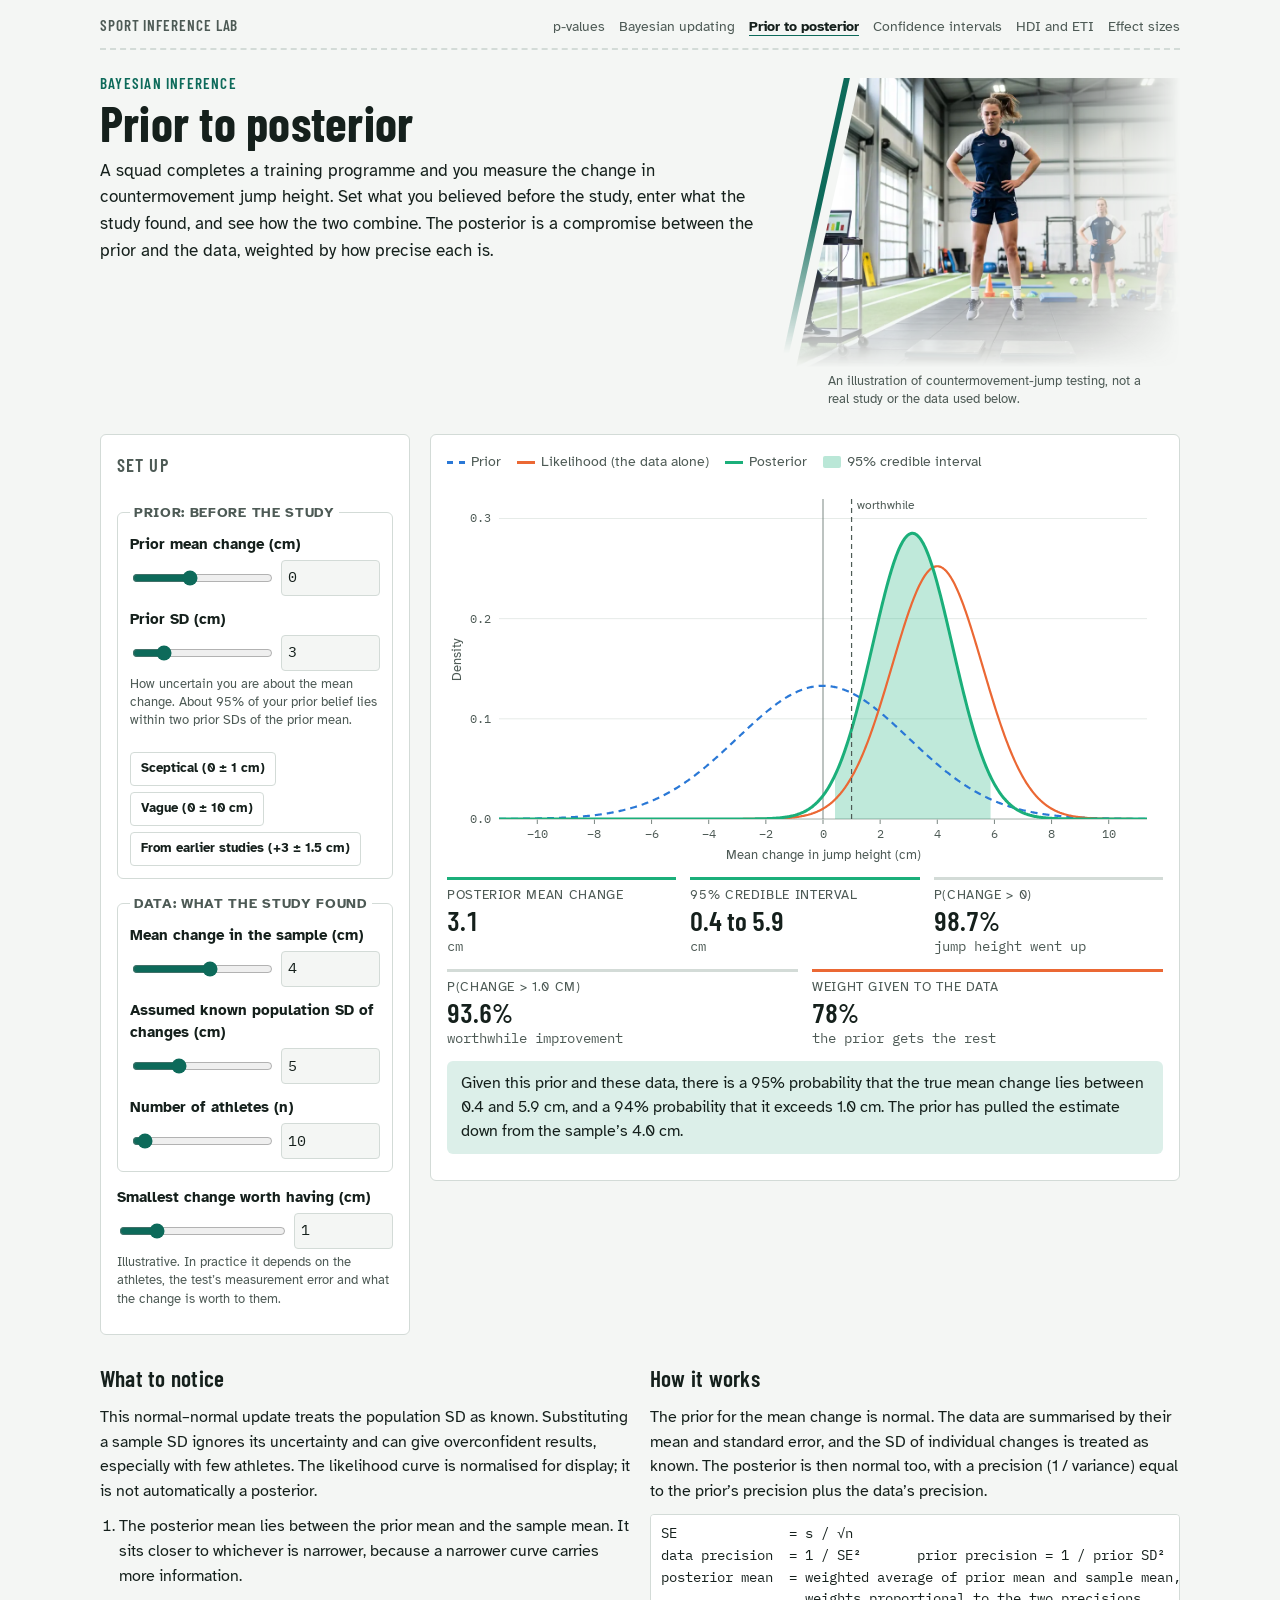
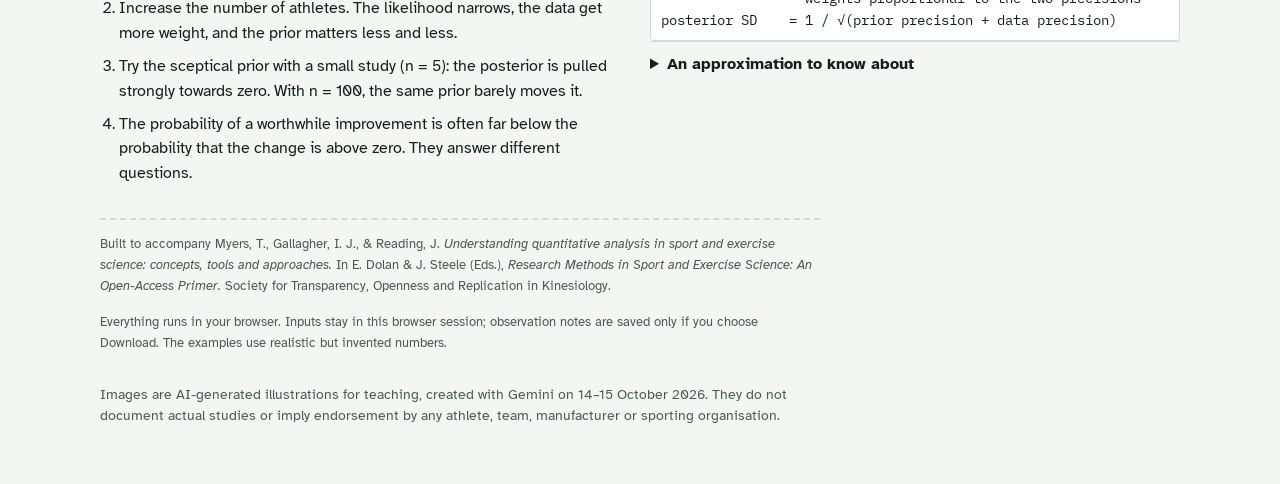
<file: prior-to-posterior.html>
<!DOCTYPE html>
<html lang="en-GB">
<head>
<meta charset="utf-8">
<meta name="viewport" content="width=device-width, initial-scale=1, viewport-fit=cover">
<title>Prior to Posterior</title>

<style>
/* Layout concept: a lab-bench instrument. Controls on the left like a test protocol, the live figure on the right,
   short "what to notice" prompts underneath. One condensed athletic display face for names and numbers that matter. */
:root {
  --bg: #f4f6f4;
  --surface: #ffffff;
  --ink: #15201c;
  --muted: #4d5a55;
  --faint: #7b8782;
  --line: #d3dbd7;
  --grid: #e6ebe8;
  --accent: #0d6a5a;
  --accent-ink: #ffffff;
  --accent-soft: #dcefe9;
  --s1: #2a78d6;  /* prior / first series (blue) */
  --s2: #eb6834;  /* data / likelihood / second series (orange) */
  --s3: #1baf7a;  /* posterior / third series (aqua) */
  --s3-ink: #0b7a52; /* aqua dark enough for text-adjacent marks on light */
  --miss: #c2410c;
  --font-display: "Barlow Condensed", "Arial Narrow", "Roboto Condensed", sans-serif;
  --font-body: "Atkinson Hyperlegible", "Segoe UI", system-ui, -apple-system, sans-serif;
  --font-data: "IBM Plex Mono", ui-monospace, "SFMono-Regular", Menlo, Consolas, monospace;
  --radius: 6px;
  color-scheme: light;
}
@media (prefers-color-scheme: dark) {
  :root:not([data-theme="light"]) {
    --bg: #101513; --surface: #171e1b; --ink: #e6ece9; --muted: #a8b4af; --faint: #7f8b86; --line: #2e3a35; --grid: #222b27;
    --accent: #4cc2a6; --accent-ink: #08201a; --accent-soft: #173029;
    --s1: #3987e5; --s2: #d95926; --s3: #199e70; --s3-ink: #3fd19c; --miss: #f08a5d;
    color-scheme: dark;
  }
}
:root[data-theme="dark"] {
  --bg: #101513; --surface: #171e1b; --ink: #e6ece9; --muted: #a8b4af; --faint: #7f8b86; --line: #2e3a35; --grid: #222b27;
  --accent: #4cc2a6; --accent-ink: #08201a; --accent-soft: #173029;
  --s1: #3987e5; --s2: #d95926; --s3: #199e70; --s3-ink: #3fd19c; --miss: #f08a5d;
  color-scheme: dark;
}

* { box-sizing: border-box; }
body { background: var(--bg); color: var(--ink); font-family: var(--font-body); font-size: 16px; line-height: 1.55; margin: 0; }
.wrap { max-width: 1120px; margin: 0 auto; padding-inline: 20px; padding-block: 0 48px; }
a { color: var(--accent); }
a:focus-visible, button:focus-visible, input:focus-visible, select:focus-visible, summary:focus-visible { outline: 3px solid var(--accent); outline-offset: 2px; }

/* header: app name plus a lane-line rule */
.site { display: flex; flex-wrap: wrap; align-items: baseline; justify-content: space-between; gap: 6px 16px; padding-block: 14px 10px; border-bottom: 2px dashed var(--line); }
.site a.home { font-family: var(--font-display); font-weight: 600; letter-spacing: .06em; text-transform: uppercase; font-size: .95rem; color: var(--muted); text-decoration: none; }
.site a.home:hover { color: var(--accent); }
.site nav { display: flex; flex-wrap: wrap; gap: 4px 14px; font-size: .9rem; }
.site nav a { color: var(--muted); text-decoration: none; }
.site nav a[aria-current="page"] { color: var(--ink); font-weight: 700; text-decoration: underline; text-decoration-color: var(--accent); text-underline-offset: 4px; }

.intro { padding-block: 22px 8px; max-width: 70ch; }
.eyebrow { font-family: var(--font-display); text-transform: uppercase; letter-spacing: .08em; font-size: .95rem; color: var(--accent); font-weight: 600; margin: 0 0 2px; }
h1 { font-family: var(--font-display); font-weight: 700; font-size: clamp(2.1rem, 5vw, 3.1rem); line-height: 1.02; margin: 0 0 10px; text-wrap: balance; letter-spacing: .005em; }
h2 { font-family: var(--font-display); font-weight: 600; font-size: 1.45rem; margin: 0 0 8px; text-wrap: balance; letter-spacing: .01em; }
h3 { font-size: 1rem; margin: 0 0 6px; }
.lead { font-size: 1.08rem; color: var(--ink); margin: 0; }
p { margin: 0 0 10px; }

/* bench: controls + figure */
.bench { display: grid; grid-template-columns: minmax(250px, 310px) minmax(0, 1fr); gap: 20px; margin-top: 18px; align-items: start; }
@media (max-width: 820px) { .bench { grid-template-columns: minmax(0, 1fr); } }
.panel { background: var(--surface); border: 1px solid var(--line); border-radius: var(--radius); padding: 16px; min-width: 0; }
.panel h2 { font-size: 1.15rem; text-transform: uppercase; letter-spacing: .06em; color: var(--muted); }
.controls { display: grid; gap: 14px; }
.ctl { display: grid; gap: 4px; }
.ctl label { font-size: .92rem; font-weight: 700; }
.ctl .hint { font-size: .82rem; color: var(--muted); line-height: 1.4; }
.pair { display: grid; grid-template-columns: minmax(0, 1fr) 6.2em; gap: 10px; align-items: center; }
input[type="range"] { width: 100%; accent-color: var(--accent); min-height: 28px; }
input[type="number"], select { font: inherit; font-family: var(--font-data); font-size: .92rem; padding: 5px 6px; border: 1px solid var(--line); border-radius: 4px; background: var(--bg); color: var(--ink); width: 100%; min-height: 36px; }
fieldset { border: 1px solid var(--line); border-radius: var(--radius); padding: 10px 12px 12px; margin: 0; display: grid; gap: 12px; }
legend { font-size: .85rem; font-weight: 700; color: var(--muted); padding: 0 4px; text-transform: uppercase; letter-spacing: .05em; }
.btns { display: flex; flex-wrap: wrap; gap: 8px; }
button { font: inherit; font-size: .92rem; font-weight: 700; padding: 8px 14px; min-height: 40px; border-radius: 4px; border: 1px solid var(--line); background: var(--surface); color: var(--ink); cursor: pointer; }
button:hover { border-color: var(--accent); }
button.primary { background: var(--accent); color: var(--accent-ink); border-color: var(--accent); }
button.win { border-color: var(--s3); }
button.loss { border-color: var(--s2); }
button:disabled { opacity: .5; cursor: default; }
.presets { display: flex; flex-wrap: wrap; gap: 6px; }
.presets button { font-weight: 600; font-size: .84rem; padding: 5px 10px; min-height: 34px; }
.check { display: flex; gap: 8px; align-items: flex-start; font-size: .9rem; }
.check input { margin-top: 4px; accent-color: var(--accent); }

/* figure */
.figure { display: grid; gap: 12px; min-width: 0; }
.chart { width: 100%; min-width: 0; position: relative; }
.chart svg { display: block; width: 100%; height: auto; overflow: visible; }
.chart text { font-family: var(--font-body); }
.axis text { fill: var(--muted); font-size: 12px; font-family: var(--font-data); }
.axis-title { fill: var(--muted); font-size: 13px; }
.axis line, .axis path { stroke: var(--line); }
.gridline { stroke: var(--grid); stroke-width: 1; }
.legend { display: flex; flex-wrap: wrap; gap: 6px 16px; font-size: .88rem; color: var(--muted); }
.legend span { display: inline-flex; align-items: center; gap: 6px; }
.swatch { width: 18px; height: 0; border-top: 3px solid; display: inline-block; }
.swatch.dash { border-top-style: dashed; }
.swatch.block { height: 12px; border-top: 0; border-radius: 2px; }
.tip { position: absolute; pointer-events: none; background: var(--surface); color: var(--ink); border: 1px solid var(--line); border-radius: 4px; padding: 6px 8px; font-size: .82rem; font-family: var(--font-data); line-height: 1.35; box-shadow: 0 2px 8px rgb(0 0 0 / .12); white-space: nowrap; z-index: 2; }

/* readouts: the numbers students read off */
.readouts { display: flex; flex-wrap: wrap; gap: 12px 14px; }
/* rows share space evenly: five readouts sit 3 + 2, four sit 2 + 2 */
.readout { border-top: 3px solid var(--line); padding-top: 6px; min-width: 0; flex: 1 1 calc(33.333% - 14px); }
.readouts:has(> .readout:nth-child(4):last-child) .readout { flex-basis: calc(50% - 14px); }
@media (max-width: 520px) { .readout { flex-basis: calc(50% - 14px); } }
.readout.s1 { border-top-color: var(--s1); } .readout.s2 { border-top-color: var(--s2); } .readout.s3 { border-top-color: var(--s3); } .readout.miss { border-top-color: var(--miss); }
.readout .k { font-size: .8rem; color: var(--muted); text-transform: uppercase; letter-spacing: .05em; }
.readout .v { font-family: var(--font-display); font-size: 1.7rem; font-weight: 600; line-height: 1.1; font-variant-numeric: tabular-nums; }
.readout .u { font-size: .85rem; color: var(--muted); font-family: var(--font-data); }
.statement { background: var(--accent-soft); border-radius: var(--radius); padding: 10px 14px; font-size: .98rem; }

/* below the bench */
.notes { display: grid; grid-template-columns: repeat(auto-fit, minmax(280px, 1fr)); gap: 20px; margin-top: 26px; }
.notes > section { min-width: 0; }
.notes ol, .notes ul { padding-left: 1.2em; margin: 0; display: grid; gap: 8px; }
details { border-top: 1px solid var(--line); padding-top: 10px; }
details summary { cursor: pointer; font-weight: 700; }
details[open] summary { margin-bottom: 8px; }
.math { font-family: var(--font-data); font-size: .88rem; background: var(--surface); border: 1px solid var(--line); border-radius: 4px; padding: 8px 10px; overflow-x: auto; white-space: pre; }
.credit { margin-top: 32px; padding-top: 14px; border-top: 2px dashed var(--line); font-size: .84rem; color: var(--muted); display: grid; gap: 6px; max-width: 90ch; }
.sr-only { position: absolute; width: 1px; height: 1px; overflow: hidden; clip: rect(0 0 0 0); white-space: nowrap; }
.tablewrap { overflow-x: auto; }
table.data { border-collapse: collapse; font-size: .85rem; font-family: var(--font-data); font-variant-numeric: tabular-nums; }
table.data th, table.data td { border-bottom: 1px solid var(--line); padding: 4px 10px; text-align: right; }
table.data th:first-child, table.data td:first-child { text-align: left; }
@media (prefers-reduced-motion: reduce) { * { animation: none !important; transition: none !important; } }

/* index: the apps as a ruled list, one row per app */
.cards { display: grid; margin-top: 22px; border-top: 2px solid var(--ink); }
.card { display: grid; grid-template-columns: minmax(0, 15rem) minmax(0, 1fr) minmax(0, 13rem); grid-template-rows: auto auto; column-gap: 24px; row-gap: 2px; align-items: baseline;
  padding: 16px 4px; border-bottom: 1px solid var(--line); text-decoration: none; color: var(--ink); }
.card:hover, .card:focus-visible { background: var(--surface); }
.card:hover .card-name { color: var(--accent); }
.card-sec { grid-column: 1 / -1; font-size: .78rem; text-transform: uppercase; letter-spacing: .06em; color: var(--muted); }
.card-name { font-family: var(--font-display); font-weight: 700; font-size: 1.75rem; line-height: 1.1; }
.card-desc { color: var(--ink); }
.card-unit { font-family: var(--font-data); font-size: .82rem; color: var(--muted); text-align: right; }
@media (max-width: 760px) {
  .card { grid-template-columns: minmax(0, 1fr); }
  .card-unit { text-align: left; }
}

</style>
<link rel="stylesheet" href="assets/chapter-style.css">
</head>
<body data-app="prior">
<div class="wrap">
<section class="intro has-photo">
  <p class="eyebrow">Bayesian inference</p>
  <h1>Prior to posterior</h1>
  <figure class="photo" style="--focus: 50% 45%"><div class="frame"><img src="assets/img/cmj-female.webp" alt="AI-generated illustration: an athlete performing a countermovement jump in a laboratory" loading="eager" decoding="async"></div><figcaption>An illustration of countermovement-jump testing, not a real study or the data used below.</figcaption></figure>
  <p class="lead">A squad completes a training programme and you measure the change in countermovement jump height. Set what you believed before the study, enter what the study found, and see how the two combine. The posterior is a compromise between the prior and the data, weighted by how precise each is.</p>
</section>

<div class="bench">
  <div class="panel controls">
    <h2>Set up</h2>
    <fieldset>
      <legend>Prior: before the study</legend>
      <div class="ctl">
        <label for="pm">Prior mean change (cm)</label>
        <div class="pair"><input type="range" id="pm" min="-10" max="15" step="0.1" value="0"><input type="number" id="pm-n" min="-10" max="15" step="0.1" aria-label="Prior mean change, number"></div>
      </div>
      <div class="ctl">
        <label for="ps">Prior SD (cm)</label>
        <div class="pair"><input type="range" id="ps" min="0.2" max="15" step="0.1" value="3"><input type="number" id="ps-n" min="0.2" max="15" step="0.1" aria-label="Prior SD, number"></div>
        <p class="hint">How uncertain you are about the mean change. About 95% of your prior belief lies within two prior SDs of the prior mean.</p>
      </div>
      <div class="presets" role="group" aria-label="Prior presets">
        <button type="button" data-prior="0,1">Sceptical (0 ± 1 cm)</button>
        <button type="button" data-prior="0,10">Vague (0 ± 10 cm)</button>
        <button type="button" data-prior="3,1.5">From earlier studies (+3 ± 1.5 cm)</button>
      </div>
    </fieldset>
    <fieldset>
      <legend>Data: what the study found</legend>
      <div class="ctl">
        <label for="dm">Mean change in the sample (cm)</label>
        <div class="pair"><input type="range" id="dm" min="-10" max="15" step="0.1" value="4"><input type="number" id="dm-n" min="-10" max="15" step="0.1" aria-label="Sample mean change, number"></div>
      </div>
      <div class="ctl">
        <label for="ds">Assumed known population SD of changes (cm)</label>
        <div class="pair"><input type="range" id="ds" min="0.5" max="15" step="0.1" value="5"><input type="number" id="ds-n" min="0.5" max="15" step="0.1" aria-label="SD of individual changes, number"></div>
      </div>
      <div class="ctl">
        <label for="dn">Number of athletes (n)</label>
        <div class="pair"><input type="range" id="dn" min="2" max="200" step="1" value="10"><input type="number" id="dn-n" min="2" max="200" step="1" aria-label="Number of athletes, number"></div>
      </div>
    </fieldset>
    <div class="ctl">
      <label for="swc">Smallest change worth having (cm)</label>
      <div class="pair"><input type="range" id="swc" min="0" max="5" step="0.1" value="1"><input type="number" id="swc-n" min="0" max="5" step="0.1" aria-label="Smallest worthwhile change, number"></div>
      <p class="hint">Illustrative. In practice it depends on the athletes, the test’s measurement error and what the change is worth to them.</p>
    </div>
  </div>

  <div class="figure panel">
    <div class="legend" aria-hidden="true">
      <span><i class="swatch dash" style="border-color: var(--s1)"></i>Prior</span>
      <span><i class="swatch" style="border-color: var(--s2)"></i>Likelihood (the data alone)</span>
      <span><i class="swatch" style="border-color: var(--s3)"></i>Posterior</span>
      <span><i class="swatch block" style="background: var(--s3); opacity: .3"></i>95% credible interval</span>
    </div>
    <div id="chart"></div>
    <div class="readouts">
      <div class="readout s3"><div class="k">Posterior mean change</div><div class="v" id="rMean">–</div><div class="u">cm</div></div>
      <div class="readout s3"><div class="k">95% credible interval</div><div class="v" id="rCrI">–</div><div class="u">cm</div></div>
      <div class="readout"><div class="k">P(change &gt; 0)</div><div class="v" id="rPos">–</div><div class="u">jump height went up</div></div>
      <div class="readout"><div class="k" id="kSwc">P(change &gt; 1 cm)</div><div class="v" id="rSwc">–</div><div class="u">worthwhile improvement</div></div>
      <div class="readout s2"><div class="k">Weight given to the data</div><div class="v" id="rW">–</div><div class="u">the prior gets the rest</div></div>
    </div>
    <p class="statement" id="statement"></p>
  </div>
</div>

<div class="notes">
  <section>
    <h2>What to notice</h2><p>This normal–normal update treats the population SD as known. Substituting a sample SD ignores its uncertainty and can give overconfident results, especially with few athletes. The likelihood curve is normalised for display; it is not automatically a posterior.</p>
    <ol>
      <li>The posterior mean lies between the prior mean and the sample mean. It sits closer to whichever is narrower, because a narrower curve carries more information.</li>
      <li>Increase the number of athletes. The likelihood narrows, the data get more weight, and the prior matters less and less.</li>
      <li>Try the sceptical prior with a small study (n = 5): the posterior is pulled strongly towards zero. With n = 100, the same prior barely moves it.</li>
      <li>The probability of a worthwhile improvement is often far below the probability that the change is above zero. They answer different questions.</li>
    </ol>
  </section>
  <section>
    <h2>How it works</h2>
    <p>The prior for the mean change is normal. The data are summarised by their mean and standard error, and the SD of individual changes is treated as known. The posterior is then normal too, with a precision (1 / variance) equal to the prior’s precision plus the data’s precision.</p>
    <div class="math">SE              = s / √n
data precision  = 1 / SE²       prior precision = 1 / prior SD²
posterior mean  = weighted average of prior mean and sample mean,
                  weights proportional to the two precisions
posterior SD    = 1 / √(prior precision + data precision)</div>
    <details>
      <summary>An approximation to know about</summary>
      <p>Treating the sample SD as if it were the true SD ignores uncertainty in the SD itself. With small samples, estimating the unknown SD can materially change the posterior interval. The direction and size of that change depend on the full model and priors; there is no universal sample-size cut-off. The likelihood curve is scaled to have an area of 1 so that it can be drawn on the same axis.</p>
    </details>
  </section>
</div>

<footer class="credit"><p>Built to accompany Myers, T., Gallagher, I. J., &amp; Reading, J. <em>Understanding quantitative analysis in sport and exercise science: concepts, tools and approaches.</em> In E. Dolan &amp; J. Steele (Eds.), <em>Research Methods in Sport and Exercise Science: An Open-Access Primer.</em> Society for Transparency, Openness and Replication in Kinesiology.</p><p>Everything runs in your browser. Inputs stay in this browser session; observation notes are saved only if you choose Download. The examples use realistic but invented numbers.</p><p class="chapter-note">Images are AI-generated illustrations for teaching, created with Gemini on 14–15 October 2026. They do not document actual studies or imply endorsement by any athlete, team, manufacturer or sporting organisation.</p></footer>
</div>
<script>
/* Shared maths for the chapter apps. Plain JavaScript, no dependencies.
   Works in the browser (window.Stats) and in Node (module.exports) for testing. */
(function (root) {
  'use strict';

  // ---------- random numbers (seeded, so a "reset" can replay) ----------
  function mulberry32(seed) {
    let a = seed >>> 0;
    const rng = function () {
      a = (a + 0x6D2B79F5) >>> 0;
      let t = a;
      t = Math.imul(t ^ (t >>> 15), t | 1);
      t ^= t + Math.imul(t ^ (t >>> 7), t | 61);
      return ((t ^ (t >>> 14)) >>> 0) / 4294967296;
    };
    let spare = null;
    rng.normal = function () {
      if (spare !== null) { const s = spare; spare = null; return s; }
      let u = 0;
      while (u === 0) u = rng();
      const v = rng(), m = Math.sqrt(-2 * Math.log(u));
      spare = m * Math.sin(2 * Math.PI * v);
      return m * Math.cos(2 * Math.PI * v);
    };
    return rng;
  }

  // ---------- special functions ----------
  function lgamma(x) { // Lanczos (Numerical Recipes), x > 0
    const c = [76.18009172947146, -86.50532032941677, 24.01409824083091, -1.231739572450155, 0.1208650973866179e-2, -0.5395239384953e-5];
    let y = x, tmp = x + 5.5; tmp -= (x + 0.5) * Math.log(tmp);
    let ser = 1.000000000190015;
    for (let j = 0; j < 6; j++) ser += c[j] / ++y;
    return -tmp + Math.log(2.5066282746310005 * ser / x);
  }
  function betacf(a, b, x) {
    const MAXIT = 400, EPS = 3e-14, FPMIN = 1e-300;
    const qab = a + b, qap = a + 1, qam = a - 1;
    let c = 1, d = 1 - qab * x / qap;
    if (Math.abs(d) < FPMIN) d = FPMIN; d = 1 / d; let h = d;
    for (let m = 1; m <= MAXIT; m++) {
      const m2 = 2 * m;
      let aa = m * (b - m) * x / ((qam + m2) * (a + m2));
      d = 1 + aa * d; if (Math.abs(d) < FPMIN) d = FPMIN; c = 1 + aa / c; if (Math.abs(c) < FPMIN) c = FPMIN; d = 1 / d; h *= d * c;
      aa = -(a + m) * (qab + m) * x / ((a + m2) * (qap + m2));
      d = 1 + aa * d; if (Math.abs(d) < FPMIN) d = FPMIN; c = 1 + aa / c; if (Math.abs(c) < FPMIN) c = FPMIN; d = 1 / d;
      const del = d * c; h *= del; if (Math.abs(del - 1) < EPS) break;
    }
    return h;
  }
  function ibeta(x, a, b) { // regularised incomplete beta I_x(a, b)
    if (x <= 0) return 0; if (x >= 1) return 1;
    const bt = Math.exp(lgamma(a + b) - lgamma(a) - lgamma(b) + a * Math.log(x) + b * Math.log(1 - x));
    return (x < (a + 1) / (a + b + 2)) ? bt * betacf(a, b, x) / a : 1 - bt * betacf(b, a, 1 - x) / b;
  }

  // ---------- normal ----------
  function normPdf(x, m, s) { const z = (x - m) / s; return Math.exp(-0.5 * z * z) / (s * 2.5066282746310002); }
  function normCdf(z) { // via the Numerical Recipes erfc approximation (fractional error < 1.2e-7)
    const x = Math.abs(z) / Math.SQRT2, tt = 1 / (1 + 0.5 * x);
    const r = tt * Math.exp(-x * x - 1.26551223 + tt * (1.00002368 + tt * (0.37409196 + tt * (0.09678418 + tt * (-0.18628806 +
      tt * (0.27886807 + tt * (-1.13520398 + tt * (1.48851587 + tt * (-0.82215223 + tt * 0.17087277)))))))));
    return z >= 0 ? 1 - 0.5 * r : 0.5 * r;
  }
  function normQuantile(p) { // Acklam, refined by one Halley step
    if (p <= 0) return -Infinity; if (p >= 1) return Infinity;
    const a = [-3.969683028665376e+01, 2.209460984245205e+02, -2.759285104469687e+02, 1.383577518672690e+02, -3.066479806614716e+01, 2.506628277459239e+00],
      b = [-5.447609879822406e+01, 1.615858368580409e+02, -1.556989798598866e+02, 6.680131188771972e+01, -1.328068155288572e+01],
      c = [-7.784894002430293e-03, -3.223964580411365e-01, -2.400758277161838e+00, -2.549732539343734e+00, 4.374664141464968e+00, 2.938163982698783e+00],
      d = [7.784695709041462e-03, 3.224671290700398e-01, 2.445134137142996e+00, 3.754408661907416e+00];
    const pl = 0.02425; let q, r, x;
    if (p < pl) { q = Math.sqrt(-2 * Math.log(p)); x = (((((c[0] * q + c[1]) * q + c[2]) * q + c[3]) * q + c[4]) * q + c[5]) / ((((d[0] * q + d[1]) * q + d[2]) * q + d[3]) * q + 1); }
    else if (p > 1 - pl) { q = Math.sqrt(-2 * Math.log(1 - p)); x = -(((((c[0] * q + c[1]) * q + c[2]) * q + c[3]) * q + c[4]) * q + c[5]) / ((((d[0] * q + d[1]) * q + d[2]) * q + d[3]) * q + 1); }
    else { q = p - 0.5; r = q * q; x = (((((a[0] * r + a[1]) * r + a[2]) * r + a[3]) * r + a[4]) * r + a[5]) * q / (((((b[0] * r + b[1]) * r + b[2]) * r + b[3]) * r + b[4]) * r + 1); }
    const e = normCdf(x) - p, u = e * 2.5066282746310002 * Math.exp(x * x / 2);
    return x - u / (1 + x * u / 2);
  }

  // ---------- Student t ----------
  function tCdf(t, df) {
    const x = df / (df + t * t), tail = 0.5 * ibeta(x, df / 2, 0.5);
    return t >= 0 ? 1 - tail : tail;
  }
  function tPdf(t, df) {
    return Math.exp(lgamma((df + 1) / 2) - lgamma(df / 2) - 0.5 * Math.log(df * Math.PI) - (df + 1) / 2 * Math.log(1 + t * t / df));
  }
  function tQuantile(p, df) { // bisection on the CDF
    if (p === 0.5) return 0;
    let lo = -1e3, hi = 1e3;
    for (let i = 0; i < 200; i++) { const mid = (lo + hi) / 2; if (tCdf(mid, df) < p) lo = mid; else hi = mid; }
    return (lo + hi) / 2;
  }

  // ---------- noncentral t CDF (for the confidence interval of Cohen's d) ----------
  // P(T <= t | df, ncp) = integral over v of Phi(t * sqrt(v/df) - ncp) * f_chi2(v; df) dv,
  // integrated on the scale u = sqrt(v/df) with Simpson's rule.
  function nctCdf(t, df, ncp) {
    const sd = Math.sqrt(1 / (2 * df)), lo = Math.max(1e-9, 1 - 12 * sd), hi = 1 + 14 * sd + 2 / Math.sqrt(df);
    const N = 2000, h = (hi - lo) / N;
    const logc = (df / 2) * Math.log(df / 2) - lgamma(df / 2) + Math.log(2);
    let s = 0;
    for (let i = 0; i <= N; i++) {
      const u = lo + i * h;
      // density of u = sqrt(chi2_df/df): 2 (df/2)^(df/2) / Gamma(df/2) u^(df-1) exp(-df u^2 / 2)
      const f = Math.exp(logc + (df - 1) * Math.log(u) - df * u * u / 2);
      const w = (i === 0 || i === N) ? 1 : (i % 2 ? 4 : 2);
      s += w * f * normCdf(t * u - ncp);
    }
    return s * h / 3;
  }
  function solveMonotone(fn, target, lo, hi, increasing) {
    for (let i = 0; i < 100; i++) {
      const mid = (lo + hi) / 2, v = fn(mid);
      if ((v < target) === increasing) lo = mid; else hi = mid;
    }
    return (lo + hi) / 2;
  }
  // Exact confidence interval for Cohen's d from two independent groups (pooled SD).
  function dConfidenceInterval(d, n1, n2, level) {
    const df = n1 + n2 - 2, k = Math.sqrt(n1 * n2 / (n1 + n2)), t = d * k, a = (1 - level) / 2;
    const span = Math.abs(t) + 12 + 6 * Math.sqrt(1 + t * t / (2 * df));
    // nctCdf decreases as ncp increases
    const ncpLo = solveMonotone(ncp => nctCdf(t, df, ncp), 1 - a, t - span, t + span, false);
    const ncpHi = solveMonotone(ncp => nctCdf(t, df, ncp), a, t - span, t + span, false);
    return [ncpLo / k, ncpHi / k];
  }

  // ---------- beta distribution ----------
  function betaLogPdf(x, a, b) {
    if (x <= 0 || x >= 1) {
      if ((x === 0 && a === 1) || (x === 1 && b === 1)) return lgamma(a + b) - lgamma(a) - lgamma(b);
      if ((x === 0 && a < 1) || (x === 1 && b < 1)) return Infinity;
      return -Infinity;
    }
    return lgamma(a + b) - lgamma(a) - lgamma(b) + (a - 1) * Math.log(x) + (b - 1) * Math.log(1 - x);
  }
  function betaPdf(x, a, b) { return Math.exp(betaLogPdf(x, a, b)); }
  function betaCdf(x, a, b) { return ibeta(x, a, b); }
  function betaQuantile(p, a, b) { let lo = 0, hi = 1; for (let i = 0; i < 80; i++) { const m = (lo + hi) / 2; if (ibeta(m, a, b) < p) lo = m; else hi = m; } return (lo + hi) / 2; }
  // Highest density interval of a unimodal beta: the narrowest interval holding `level`.
  function betaHDI(a, b, level) {
    if (a <= 1 && b > 1) return [0, betaQuantile(level, a, b)];      // density highest at 0
    if (b <= 1 && a > 1) return [betaQuantile(1 - level, a, b), 1];  // density highest at 1
    // minimise width over the lower tail probability p in [0, 1 - level]
    let lo = 0, hi = 1 - level;
    const width = p => betaQuantile(p + level, a, b) - betaQuantile(p, a, b);
    for (let i = 0; i < 80; i++) {
      const m1 = lo + (hi - lo) / 3, m2 = hi - (hi - lo) / 3;
      if (width(m1) < width(m2)) hi = m2; else lo = m1;
    }
    const p = (lo + hi) / 2;
    return [betaQuantile(p, a, b), betaQuantile(p + level, a, b)];
  }

  const api = { mulberry32, lgamma, ibeta, normPdf, normCdf, normQuantile, tCdf, tPdf, tQuantile, nctCdf, dConfidenceInterval,
    betaPdf, betaLogPdf, betaCdf, betaQuantile, betaHDI };
  if (typeof module !== 'undefined' && module.exports) module.exports = api; else root.Stats = api;
})(typeof window !== 'undefined' ? window : this);

</script>
<script>
/* Shared interface helpers: navigation, linked slider/number inputs, number formatting and a small SVG chart. */
(function (root) {
  'use strict';
  const NS = 'http://www.w3.org/2000/svg';

  const APPS = [
    { id: 'pvalue', file: 'p-values.html', name: 'p-values' },
    { id: 'updating', file: 'bayesian-updating.html', name: 'Bayesian updating' },
    { id: 'prior', file: 'prior-to-posterior.html', name: 'Prior to posterior' },
    { id: 'ci', file: 'confidence-intervals.html', name: 'Confidence intervals' },
    { id: 'credible', file: 'credible-intervals.html', name: 'HDI and ETI' },
    { id: 'effect', file: 'effect-sizes.html', name: 'Effect sizes' }
  ];

  const $ = (s, r) => (r || document).querySelector(s);

  function header() {
    const here = document.body.dataset.app;
    const el = document.createElement('header');
    el.className = 'site';
    const home = document.createElement('a');
    home.className = 'home'; home.href = 'index.html'; home.textContent = 'Sport Inference Lab';
    const nav = document.createElement('nav');
    nav.setAttribute('aria-label', 'Apps');
    APPS.forEach(a => {
      const l = document.createElement('a');
      l.href = a.file; l.textContent = a.name;
      if (a.id === here) l.setAttribute('aria-current', 'page');
      nav.appendChild(l);
    });
    el.append(home, nav);
    const wrap = $('.wrap');
    wrap.insertBefore(el, wrap.firstChild);
  }

  // A range slider and a number box that stay in step. Returns a getter; calls onChange on every change.
  function bindPair(id, onChange) {
    const range = document.getElementById(id), num = document.getElementById(id + '-n');
    const clamp = v => Math.min(+range.max, Math.max(+range.min, v));
    range.addEventListener('input', () => { num.value = range.value; onChange(); });
    num.addEventListener('change', () => {
      let v = parseFloat(num.value);
      if (!Number.isFinite(v)) v = parseFloat(range.value);
      v = clamp(v); range.value = v; num.value = range.value; onChange();
    });
    num.value = range.value;
    return {
      get: () => parseFloat(range.value),
      set: v => { range.value = v; num.value = range.value; }
    };
  }

  function fmt(x, dp) {
    if (!Number.isFinite(x)) return '–';
    const s = x.toFixed(dp);
    return (s.startsWith('-') && parseFloat(s) !== 0 ? '−' + s.slice(1) : s.replace(/^-/, ''));
  }
  function pct(p, dp) {
    if (p > 0.999 && dp <= 1) return '> 99.9%';
    if (p < 0.001 && dp <= 1) return '< 0.1%';
    return fmt(100 * p, dp === undefined ? 1 : dp) + '%';
  }

  function niceTicks(lo, hi, n) {
    const span = hi - lo; if (!(span > 0)) return [lo];
    const raw = span / n, mag = Math.pow(10, Math.floor(Math.log10(raw))), f = raw / mag;
    const step = (f < 1.5 ? 1 : f < 3 ? 2 : f < 7 ? 5 : 10) * mag;
    const out = [];
    for (let v = Math.ceil(lo / step - 1e-9) * step; v <= hi + 1e-9 * step; v += step) out.push(Math.abs(v) < step * 1e-9 ? 0 : v);
    return out;
  }
  function decimalsFor(ticks) {
    if (ticks.length < 2) return 0;
    const step = Math.abs(ticks[1] - ticks[0]);
    return Math.max(0, Math.min(4, -Math.floor(Math.log10(step) + 1e-9)));
  }

  function el(tag, attrs, parent, style) {
    const e = document.createElementNS(NS, tag);
    for (const k in attrs) e.setAttribute(k, attrs[k]);
    if (style) e.setAttribute('style', style);
    if (parent) parent.appendChild(e);
    return e;
  }

  /* chart(container, describe): describe(width) returns a spec:
     { height, x:[lo,hi], y:[lo,hi], xlabel, ylabel, yTicks:false to hide the y axis numbers,
       xTickValues:[...] and xTickFormat(v) -> label, both optional (used for a log-scale axis),
       layers:[...], hover(xValue, yValue) -> {html, dots:[{x,y,color}]} | null, onClick(xValue, yValue) optional,
       label: text for screen readers } */
  function chart(container, describe) {
    const box = document.createElement('div'); box.className = 'chart'; container.appendChild(box);
    const tip = document.createElement('div'); tip.className = 'tip'; tip.hidden = true;
    let spec = null, svg = null, sx = null, sy = null;

    function render() {
      const W = Math.max(280, Math.round(box.clientWidth || container.clientWidth || 600));
      spec = describe(W);
      const H = spec.height || Math.round(Math.min(380, Math.max(230, W * 0.56)));
      const m = { l: spec.yTicks === false ? 16 : 52, r: 16, t: 14, b: 46 };
      const iw = W - m.l - m.r, ih = H - m.t - m.b;
      sx = v => m.l + (v - spec.x[0]) / (spec.x[1] - spec.x[0]) * iw;
      sy = v => m.t + ih - (v - spec.y[0]) / (spec.y[1] - spec.y[0]) * ih;
      box.innerHTML = '';
      svg = el('svg', { viewBox: `0 0 ${W} ${H}`, width: W, height: H, role: 'img', 'aria-label': spec.label || '' }, box);
      // grid and axes
      const xt = spec.xTickValues || niceTicks(spec.x[0], spec.x[1], Math.max(3, Math.round(iw / 80)));
      const xd = spec.xDecimals !== undefined ? spec.xDecimals : decimalsFor(xt);
      const ax = el('g', { class: 'axis' }, svg);
      if (spec.yTicks !== false) {
        const yt = niceTicks(spec.y[0], spec.y[1], 4), yd = decimalsFor(yt);
        yt.forEach(v => {
          el('line', { x1: m.l, x2: m.l + iw, y1: sy(v), y2: sy(v), class: 'gridline' }, svg);
          el('text', { x: m.l - 8, y: sy(v) + 4, 'text-anchor': 'end' }, ax).textContent = fmt(v, yd);
        });
      }
      el('line', { x1: m.l, x2: m.l + iw, y1: m.t + ih, y2: m.t + ih }, ax, 'stroke: var(--faint)');
      xt.forEach(v => {
        if (v < spec.x[0] - 1e-12 || v > spec.x[1] + 1e-12) return;
        el('line', { x1: sx(v), x2: sx(v), y1: m.t + ih, y2: m.t + ih + 5 }, ax, 'stroke: var(--faint)');
        el('text', { x: sx(v), y: m.t + ih + 19, 'text-anchor': 'middle' }, ax).textContent = spec.xTickFormat ? spec.xTickFormat(v) : fmt(v, xd);
      });
      if (spec.xlabel) el('text', { x: m.l + iw / 2, y: H - 6, 'text-anchor': 'middle', class: 'axis-title' }, svg).textContent = spec.xlabel;
      if (spec.ylabel && spec.yTicks !== false) el('text', { x: 14, y: m.t + ih / 2, 'text-anchor': 'middle', class: 'axis-title', transform: `rotate(-90 14 ${m.t + ih / 2})` }, svg).textContent = spec.ylabel;
      // clip to plotting area
      const id = 'c' + Math.random().toString(36).slice(2);
      const cp = el('clipPath', { id }, el('defs', {}, svg));
      el('rect', { x: m.l, y: m.t - 2, width: iw, height: ih + 2 }, cp);
      const g = el('g', { 'clip-path': `url(#${id})` }, svg);
      const top = el('g', {}, svg);
      (spec.layers || []).forEach(L => drawLayer(L, L.unclipped ? top : g, { m, iw, ih, W, H }));
      // hover layer
      if (spec.hover) {
        const cross = el('line', { y1: m.t, y2: m.t + ih, visibility: 'hidden' }, svg, 'stroke: var(--faint); stroke-dasharray: 3 3');
        const dotsG = el('g', {}, svg);
        const hit = el('rect', { x: m.l, y: m.t, width: iw, height: ih, fill: 'transparent' }, svg, 'cursor: crosshair');
        const move = ev => {
          const r = svg.getBoundingClientRect();
          const px = (ev.clientX - r.left) * (W / r.width), py = (ev.clientY - r.top) * (H / r.height);
          const xv = spec.x[0] + (px - m.l) / iw * (spec.x[1] - spec.x[0]);
          const yv = spec.y[0] + (m.t + ih - py) / ih * (spec.y[1] - spec.y[0]);
          const h = spec.hover(xv, yv);
          if (!h) { leave(); return; }
          if (h.noCross) cross.setAttribute('visibility', 'hidden');
          else { cross.setAttribute('x1', px); cross.setAttribute('x2', px); cross.setAttribute('visibility', 'visible'); }
          dotsG.innerHTML = '';
          (h.dots || []).forEach(d => { if (Number.isFinite(d.y)) el('circle', { cx: sx(d.x), cy: sy(Math.min(d.y, spec.y[1])), r: 4.5 }, dotsG, `fill: ${d.color}; stroke: var(--surface); stroke-width: 2`); });
          tip.innerHTML = h.html; tip.hidden = false;
          const bx = box.getBoundingClientRect();
          let left = ev.clientX - bx.left + 14; const tw = tip.offsetWidth;
          if (left + tw > bx.width) left = ev.clientX - bx.left - tw - 14;
          tip.style.left = Math.max(0, left) + 'px'; tip.style.top = Math.max(0, ev.clientY - bx.top - 10) + 'px';
        };
        const leave = () => { cross.setAttribute('visibility', 'hidden'); dotsG.innerHTML = ''; tip.hidden = true; };
        hit.addEventListener('pointermove', move); hit.addEventListener('pointerdown', move); hit.addEventListener('pointerleave', leave);
        // optional click handler: spec.onClick(xValue, yValue)
        if (spec.onClick) {
          hit.style.cursor = 'pointer';
          hit.addEventListener('click', ev => {
            const r = svg.getBoundingClientRect();
            const px = (ev.clientX - r.left) * (W / r.width), py = (ev.clientY - r.top) * (H / r.height);
            spec.onClick(spec.x[0] + (px - m.l) / iw * (spec.x[1] - spec.x[0]), spec.y[0] + (m.t + ih - py) / ih * (spec.y[1] - spec.y[0]));
          });
        }
      }
      box.appendChild(tip);
    }

    function drawLayer(L, g, dim) {
      const { m, ih } = dim;
      const style = (L.style || '');
      if (L.type === 'line' || L.type === 'area') {
        const pts = L.points.filter(p => Number.isFinite(p[1]));
        if (!pts.length) return;
        const yClamp = v => Math.min(v, spec.y[1] * 1.5);
        let d = pts.map((p, i) => (i ? 'L' : 'M') + sx(p[0]).toFixed(2) + ' ' + sy(yClamp(p[1])).toFixed(2)).join(' ');
        if (L.type === 'area') {
          const base = sy(L.base !== undefined ? L.base : 0);
          d += ` L${sx(pts[pts.length - 1][0]).toFixed(2)} ${base} L${sx(pts[0][0]).toFixed(2)} ${base} Z`;
          el('path', { d }, g, `fill: ${L.color}; fill-opacity: ${L.opacity || 0.25}; stroke: none; ${style}`);
        } else {
          el('path', { d, fill: 'none' }, g, `fill: none; stroke: ${L.color}; stroke-width: ${L.width || 2.5}; stroke-linejoin: round; ${L.dash ? 'stroke-dasharray: 7 5;' : ''} ${style}`);
        }
      } else if (L.type === 'vline') {
        el('line', { x1: sx(L.x), x2: sx(L.x), y1: L.y0 !== undefined ? sy(L.y0) : m.t, y2: L.y1 !== undefined ? sy(L.y1) : m.t + ih }, g,
          `stroke: ${L.color}; stroke-width: ${L.width || 1.5}; ${L.dash ? 'stroke-dasharray: 5 4;' : ''}`);
      } else if (L.type === 'segment') {
        el('line', { x1: sx(L.x0), x2: sx(L.x1), y1: sy(L.y0), y2: sy(L.y1) }, g,
          `stroke: ${L.color}; stroke-width: ${L.width || 2}; stroke-linecap: round; ${L.dash ? 'stroke-dasharray: 5 4;' : ''} ${style}`);
      } else if (L.type === 'point') {
        el('circle', { cx: sx(L.x), cy: sy(L.y), r: L.r || 4 }, g, `fill: ${L.color}; stroke: var(--surface); stroke-width: ${L.ring === false ? 0 : 1.5}`);
      } else if (L.type === 'cross') {
        const cx = sx(L.x), cy = sy(L.y), r = L.r || 4;
        el('path', { d: `M${cx - r} ${cy - r} L${cx + r} ${cy + r} M${cx - r} ${cy + r} L${cx + r} ${cy - r}` }, g, `stroke: ${L.color}; stroke-width: 2.2; fill: none`);
      } else if (L.type === 'text') {
        el('text', { x: sx(L.x) + (L.dx || 0), y: sy(L.y) + (L.dy || 0), 'text-anchor': L.anchor || 'start' }, g,
          `fill: ${L.color || 'var(--ink)'}; font-size: ${L.size || 12.5}px; font-weight: ${L.weight || 600}; paint-order: stroke; stroke: var(--surface); stroke-width: 3px; stroke-linejoin: round;`).textContent = L.text;
      } else if (L.type === 'rect') {
        const x0 = sx(L.x0), x1 = sx(L.x1), y0 = sy(L.y1), y1 = sy(L.y0);
        el('rect', { x: Math.min(x0, x1), y: Math.min(y0, y1), width: Math.abs(x1 - x0), height: Math.abs(y1 - y0), rx: L.rx || 0 }, g,
          `fill: ${L.color}; fill-opacity: ${L.opacity === undefined ? 1 : L.opacity}`);
      }
    }

    let raf = 0;
    const ro = new ResizeObserver(() => { cancelAnimationFrame(raf); raf = requestAnimationFrame(render); });
    ro.observe(box);
    return { render };
  }

  // evenly spaced grid
  function grid(lo, hi, n) { const out = new Array(n + 1); for (let i = 0; i <= n; i++) out[i] = lo + (hi - lo) * i / n; return out; }

  root.UI = { APPS, $, header, bindPair, fmt, pct, chart, grid, niceTicks };
  document.addEventListener('DOMContentLoaded', header);
})(window);

</script>
<script>
(function () {
  'use strict';
  const S = window.Stats, U = window.UI, $ = U.$;
  const pm = U.bindPair('pm', update), ps = U.bindPair('ps', update);
  const dm = U.bindPair('dm', update), ds = U.bindPair('ds', update), dn = U.bindPair('dn', update);
  const swc = U.bindPair('swc', update);

  function model() {
    const se = ds.get() / Math.sqrt(dn.get());
    const precP = 1 / (ps.get() ** 2), precD = 1 / (se ** 2);
    const sd = 1 / Math.sqrt(precP + precD);
    const mean = (pm.get() * precP + dm.get() * precD) / (precP + precD);
    return { se, mean, sd, w: precD / (precP + precD), lo: mean - 1.959964 * sd, hi: mean + 1.959964 * sd,
      pPos: 1 - S.normCdf((0 - mean) / sd), pSwc: 1 - S.normCdf((swc.get() - mean) / sd) };
  }

  const chart = U.chart($('#chart'), W => {
    const M = model();
    const curves = [[pm.get(), ps.get()], [dm.get(), M.se], [M.mean, M.sd]];
    let lo = Math.min(...curves.map(c => c[0] - 3.5 * c[1]), 0), hi = Math.max(...curves.map(c => c[0] + 3.5 * c[1]), swc.get());
    const pad = (hi - lo) * 0.04; lo -= pad; hi += pad;
    const xs = U.grid(lo, hi, 700);
    const line = (m, s) => xs.map(x => [x, S.normPdf(x, m, s)]);
    const post = line(M.mean, M.sd);
    const ymax = Math.max(...curves.map(c => S.normPdf(c[0], c[0], c[1]))) * 1.12;
    const layers = [
      { type: 'area', points: post.filter(p => p[0] >= M.lo && p[0] <= M.hi), color: 'var(--s3)', opacity: 0.28 },
      { type: 'vline', x: 0, color: 'var(--faint)', width: 1 },
      { type: 'line', points: line(pm.get(), ps.get()), color: 'var(--s1)', dash: true, width: 2.2 },
      { type: 'line', points: line(dm.get(), M.se), color: 'var(--s2)', width: 2.2 },
      { type: 'line', points: post, color: 'var(--s3)', width: 3 }
    ];
    if (swc.get() > 0) layers.push({ type: 'vline', x: swc.get(), color: 'var(--muted)', dash: true, width: 1.2 },
      { type: 'text', x: swc.get(), y: ymax * 0.97, text: 'worthwhile', dx: 5, color: 'var(--muted)', size: 11.5, weight: 400 });
    return {
      x: [lo, hi], y: [0, ymax], xlabel: 'Mean change in jump height (cm)', ylabel: 'Density', layers,
      label: `Prior, likelihood and posterior for the mean change in jump height. Posterior mean ${U.fmt(M.mean, 1)} cm.`,
      hover: x => ({
        html: `change ${U.fmt(x, 1)} cm<br>prior ${U.fmt(S.normPdf(x, pm.get(), ps.get()), 3)}<br>likelihood ${U.fmt(S.normPdf(x, dm.get(), M.se), 3)}<br>posterior ${U.fmt(S.normPdf(x, M.mean, M.sd), 3)}`,
        dots: [{ x, y: S.normPdf(x, pm.get(), ps.get()), color: 'var(--s1)' }, { x, y: S.normPdf(x, dm.get(), M.se), color: 'var(--s2)' }, { x, y: S.normPdf(x, M.mean, M.sd), color: 'var(--s3)' }]
      })
    };
  });

  function update() {
    const M = model();
    $('#rMean').textContent = U.fmt(M.mean, 1);
    $('#rCrI').textContent = `${U.fmt(M.lo, 1)} to ${U.fmt(M.hi, 1)}`;
    $('#rPos').textContent = U.pct(M.pPos, 1);
    $('#kSwc').textContent = `P(change > ${U.fmt(swc.get(), 1)} cm)`;
    $('#rSwc').textContent = U.pct(M.pSwc, 1);
    $('#rW').textContent = U.pct(M.w, 0);
    const pull = Math.abs(M.mean - dm.get()) >= 0.05
      ? ` The prior has pulled the estimate ${M.mean < dm.get() ? 'down' : 'up'} from the sample’s ${U.fmt(dm.get(), 1)} cm.`
      : ' The prior has barely moved the estimate from the sample mean.';
    $('#statement').textContent = `Given this prior and these data, there is a 95% probability that the true mean change lies between ${U.fmt(M.lo, 1)} and ${U.fmt(M.hi, 1)} cm, and a ${U.pct(M.pSwc, 0)} probability that it exceeds ${U.fmt(swc.get(), 1)} cm.` + pull;
    chart.render();
  }

  document.querySelectorAll('[data-prior]').forEach(btn => btn.addEventListener('click', () => {
    const [m, s] = btn.dataset.prior.split(',').map(Number); pm.set(m); ps.set(s); update();
  }));
  update();
})();

</script>
</body>
</html>
</file>
<file: assets/chapter-style.css>
/* ---------- bundled fonts (SIL Open Font License; see assets/fonts/OFL-LICENCES.txt) ---------- */
@font-face { font-family: "Atkinson Hyperlegible"; font-style: normal; font-weight: 400; font-display: swap; src: url("fonts/atkinson-hyperlegible-latin-400-normal.woff2") format("woff2"); }
@font-face { font-family: "Atkinson Hyperlegible"; font-style: italic; font-weight: 400; font-display: swap; src: url("fonts/atkinson-hyperlegible-latin-400-italic.woff2") format("woff2"); }
@font-face { font-family: "Atkinson Hyperlegible"; font-style: normal; font-weight: 700; font-display: swap; src: url("fonts/atkinson-hyperlegible-latin-700-normal.woff2") format("woff2"); }
@font-face { font-family: "Atkinson Hyperlegible"; font-style: italic; font-weight: 700; font-display: swap; src: url("fonts/atkinson-hyperlegible-latin-700-italic.woff2") format("woff2"); }
@font-face { font-family: "Barlow Condensed"; font-style: normal; font-weight: 600; font-display: swap; src: url("fonts/barlow-condensed-latin-600-normal.woff2") format("woff2"); }
@font-face { font-family: "Barlow Condensed"; font-style: normal; font-weight: 700; font-display: swap; src: url("fonts/barlow-condensed-latin-700-normal.woff2") format("woff2"); }
@font-face { font-family: "IBM Plex Mono"; font-style: normal; font-weight: 400; font-display: swap; src: url("fonts/ibm-plex-mono-latin-400-normal.woff2") format("woff2"); }
@font-face { font-family: "IBM Plex Mono"; font-style: normal; font-weight: 500; font-display: swap; src: url("fonts/ibm-plex-mono-latin-500-normal.woff2") format("woff2"); }

/* ---------- topic photograph: sits beside the introduction, cut on a diagonal, faded into the page ---------- */
.photo { --cut: 64px; margin: 0; min-width: 0; }
.photo .frame { position: relative; height: clamp(220px, 23vw, 290px); }
.photo img {
  display: block; width: 100%; height: 100%; object-fit: cover; object-position: var(--focus, 50% 50%);
  clip-path: polygon(var(--cut) 0, 100% 0, 100% 100%, 0 100%);
  -webkit-mask-image: linear-gradient(to right, #000 58%, transparent 100%), linear-gradient(to bottom, #000 62%, transparent 100%);
  -webkit-mask-composite: source-in;
  mask-image: linear-gradient(to right, #000 58%, transparent 100%), linear-gradient(to bottom, #000 62%, transparent 100%);
  mask-composite: intersect;
}
/* a thin accent stripe parallel to the cut */
.photo .frame::before {
  content: ""; position: absolute; top: 0; bottom: 0; left: -16px; right: 0; background: var(--accent);
  clip-path: polygon(var(--cut) 0, calc(var(--cut) + 6px) 0, 6px 100%, 0 100%);
  -webkit-mask-image: linear-gradient(to bottom, #000 45%, transparent 95%); mask-image: linear-gradient(to bottom, #000 45%, transparent 95%);
}
.photo figcaption { font-size: .82rem; line-height: 1.4; color: var(--muted); margin-top: 4px; padding-left: calc(var(--cut) * .5); max-width: 46ch; }

@media (min-width: 900px) {
  .intro.has-photo { max-width: none; display: grid; grid-template-columns: minmax(0, 66ch) minmax(280px, 1fr); column-gap: 36px; align-items: start; }
  .intro.has-photo > * { grid-column: 1; }
  .intro.has-photo > .photo { grid-column: 2; grid-row: 1 / span 6; margin-top: 6px; }
}
@media (max-width: 899.98px) {
  .photo { --cut: 26px; margin: 4px 0 14px; }
  .photo .frame { height: clamp(150px, 40vw, 230px); }
  .photo .frame::before { display: none; }
  .photo img {
    clip-path: polygon(0 0, 100% 0, 100% calc(100% - var(--cut)), 0 100%);
    -webkit-mask-image: linear-gradient(to right, transparent 0, #000 7%, #000 93%, transparent 100%); -webkit-mask-composite: source-over;
    mask-image: linear-gradient(to right, transparent 0, #000 7%, #000 93%, transparent 100%); mask-composite: add;
  }
  .photo figcaption { padding-left: 0; }
}

/* ---------- landing-page strip: slanted panels, ends faded ---------- */
.photo-strip { --k: 46px; display: flex; height: clamp(140px, 19vw, 230px); margin: 28px 0 6px;
  -webkit-mask-image: linear-gradient(to right, transparent 0, #000 9%, #000 91%, transparent 100%); mask-image: linear-gradient(to right, transparent 0, #000 9%, #000 91%, transparent 100%); }
.photo-strip img { flex: 1 1 0; min-width: 0; height: 100%; object-fit: cover; object-position: var(--focus, 50% 50%); display: block;
  clip-path: polygon(var(--k) 0, 100% 0, calc(100% - var(--k)) 100%, 0 100%); margin-right: calc(10px - var(--k)); }
.photo-strip img:last-child { margin-right: 0; }
@media (max-width: 640px) { .photo-strip { --k: 26px; } .photo-strip img:nth-child(n+4) { display: none; } }

/* photographs a little quieter on a dark page */
@media (prefers-color-scheme: dark) { :root:not([data-theme="light"]) .photo img, :root:not([data-theme="light"]) .photo-strip img { filter: brightness(.86) saturate(.92); } }
:root[data-theme="dark"] .photo img, :root[data-theme="dark"] .photo-strip img { filter: brightness(.86) saturate(.92); }
@media print { .photo, .photo-strip { display: none; } }


.chapter-note { margin-top: 14px; color: var(--muted); font-size: .85rem; }
</file>
